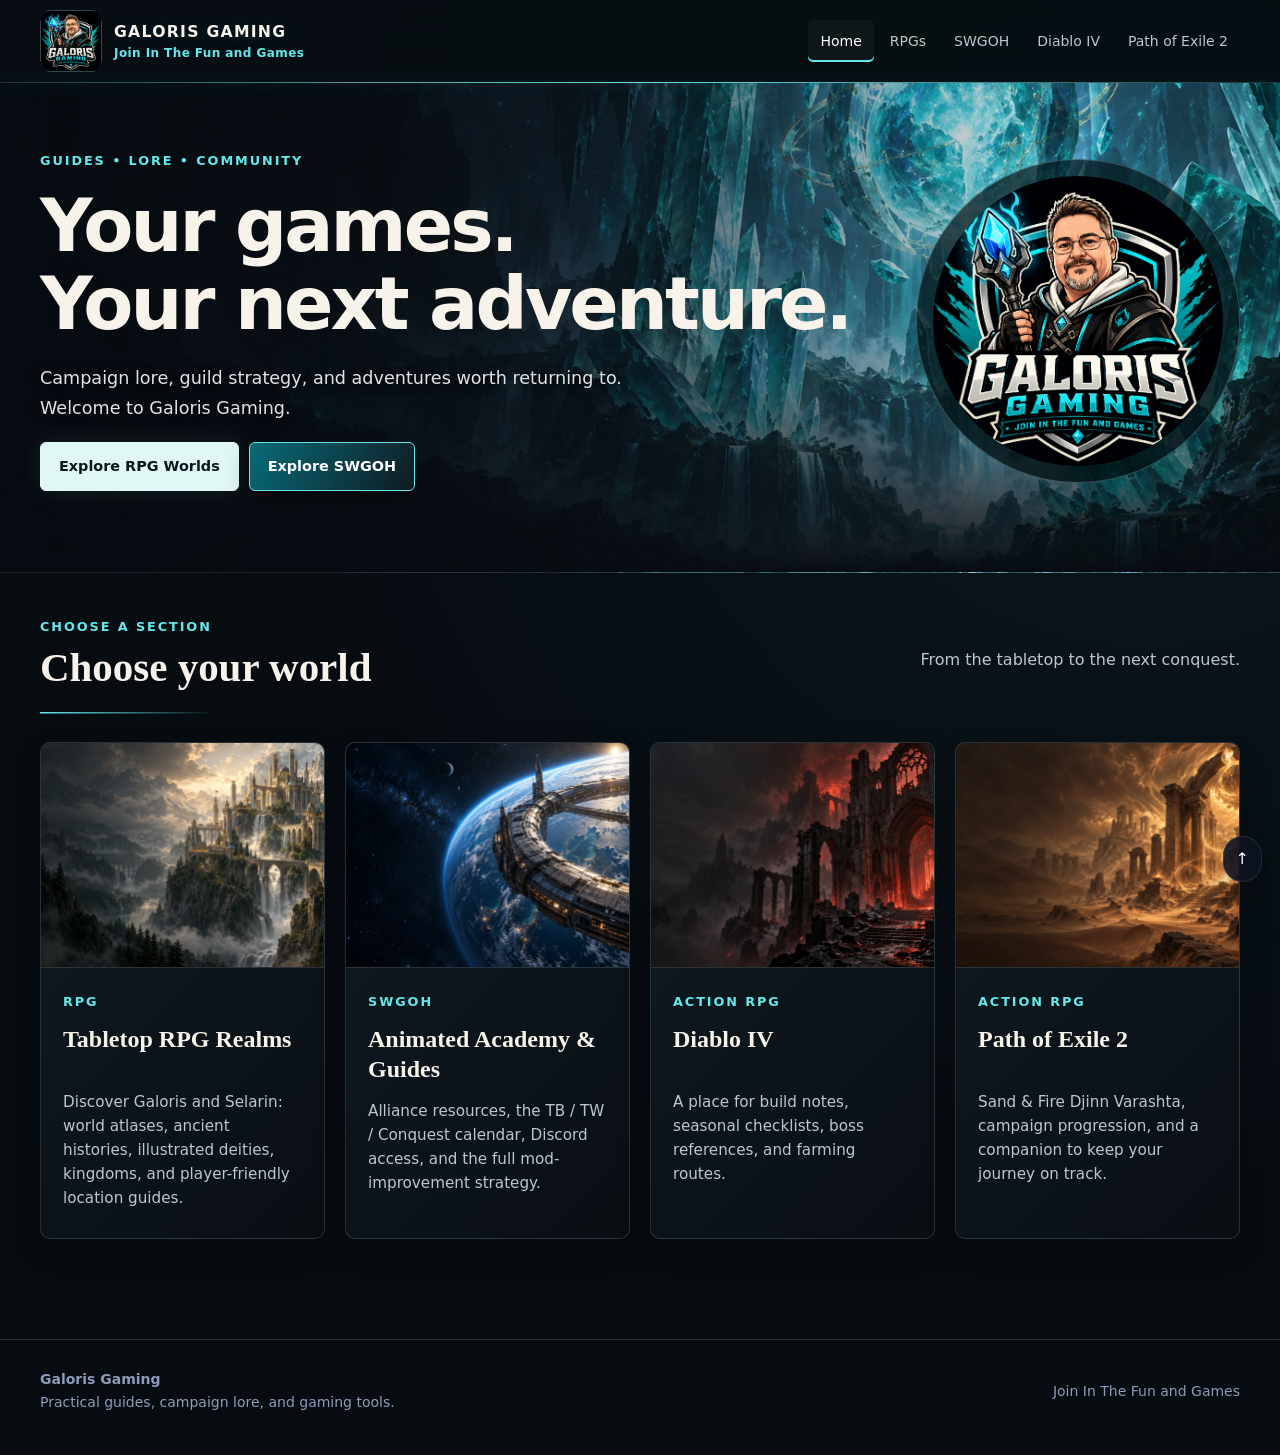
<file: index.html>
<!doctype html><html lang="en"><head><meta charset="utf-8"><meta name="viewport" content="width=device-width,initial-scale=1">
<title>Galoris Gaming</title><meta name="description" content="Galoris Gaming guides and RPG world resources."><link rel="icon" type="image/png" href="assets/favicon.png"><link rel="stylesheet" href="assets/styles.css?v=20260908-premium"><link rel="stylesheet" href="assets/premium.css?v=20260908-premium"></head>
<body data-page="home">
<a class="skip-link" href="#content">Skip to content</a>
<header class="site-header">
  <div class="container nav-wrap">
    <a class="brand" href="index.html">
      <img src="assets/galoris-gaming-logo.png"  alt="Galoris Gaming crest">
      <span class="brand-copy"><strong>Galoris Gaming</strong><span>Join In The Fun and Games</span></span>
    </a>
    <button class="nav-toggle" aria-label="Toggle navigation">Menu</button>
    <nav class="site-nav" aria-label="Primary">
      <a href="index.html" data-page="home">Home</a>
      <a href="rpg-realms.html" data-page="rpg">RPGs</a>
      <a href="swgoh.html" data-page="swgoh">SWGOH</a>
      <a href="diablo4.html" data-page="diablo4">Diablo IV</a>
      <a href="poe2.html" data-page="poe2">Path of Exile 2</a>
    </nav>
  </div>
</header>
<main id="content">
<section class="hero"><div class="container hero-grid"><div>
<div class="eyebrow">Guides • Lore • Community</div><h1>Your games.<br>Your next adventure.</h1>
<p class="lead">Campaign lore, guild strategy, and adventures worth returning to. Welcome to Galoris Gaming.</p>
<div class="hero-actions"><a class="btn gold" href="rpg-realms.html">Explore RPG Worlds</a><a class="btn primary" href="swgoh.html">Explore SWGOH</a></div>
</div><div class="hero-art home-logo-art"><img src="assets/galoris-gaming-logo.png" alt="Galoris Gaming official logo"></div></div></section>
<section class="section"><div class="container">
<div class="section-head"><div><div class="eyebrow">Choose a section</div><h2>Choose your world</h2></div><p>From the tabletop to the next conquest.</p></div>
<div class="card-grid">
<a class="card feature-card" href="rpg-realms.html" style="text-decoration:none"><img class="game-cover" src="assets/art/rpg.webp" alt="" width="960" height="540" loading="lazy"><div class="kicker">RPG</div><h3>Tabletop RPG Realms</h3><p>Discover Galoris and Selarin: world atlases, ancient histories, illustrated deities, kingdoms, and player-friendly location guides.</p></a>
<a class="card feature-card" href="swgoh.html" style="text-decoration:none"><img class="game-cover" src="assets/art/swgoh.webp" alt="" width="960" height="540" loading="lazy"><div class="kicker">SWGOH</div><h3>Animated Academy & Guides</h3><p>Alliance resources, the TB / TW / Conquest calendar, Discord access, and the full mod-improvement strategy.</p></a>
<a class="card feature-card" href="diablo4.html" style="text-decoration:none"><img class="game-cover" src="assets/art/diablo.webp" alt="" width="960" height="540" loading="lazy"><div class="kicker">Action RPG</div><h3>Diablo IV</h3><p>A place for build notes, seasonal checklists, boss references, and farming routes.</p></a>
<a class="card feature-card" href="poe2.html" style="text-decoration:none"><img class="game-cover" src="assets/art/poe2.webp" alt="" width="960" height="540" loading="lazy"><div class="kicker">Action RPG</div><h3>Path of Exile 2</h3><p>Sand & Fire Djinn Varashta, campaign progression, and a companion to keep your journey on track.</p></a>
</div>
</div></section></main>
<footer class="site-footer">
  <div class="container footer-row">
    <div><strong>Galoris Gaming</strong><br>Practical guides, campaign lore, and gaming tools.</div>
    <div>Join In The Fun and Games</div>
  </div>
</footer>
<a class="backtop" href="#content" aria-label="Back to top">↑</a>
<script src="assets/site.js?v=20260908-premium"></script>
</body></html>
</file>
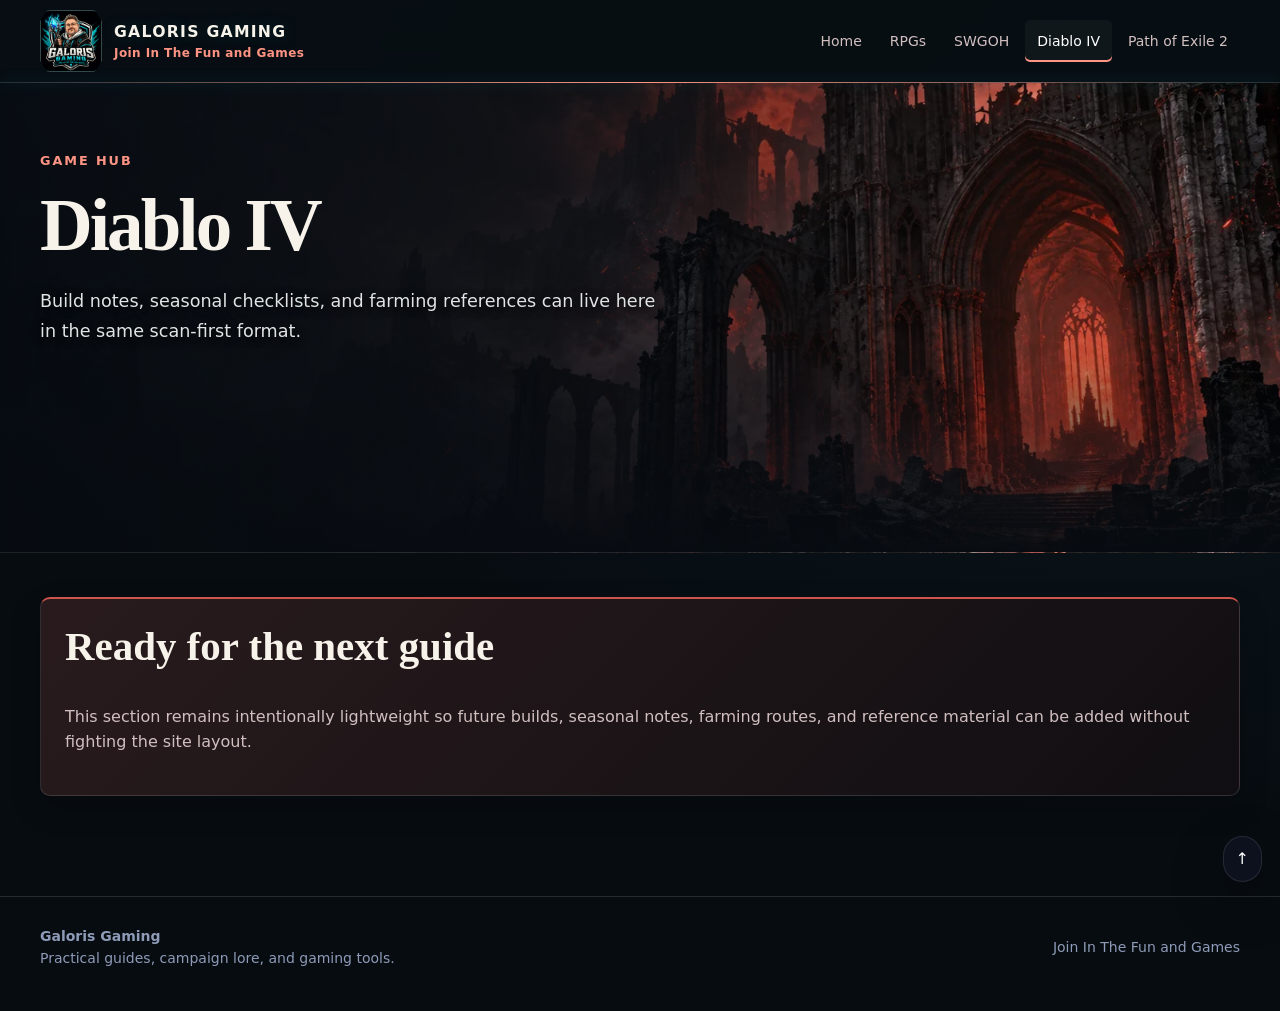
<file: diablo4.html>
<!doctype html><html lang="en"><head><meta charset="utf-8"><meta name="viewport" content="width=device-width,initial-scale=1">
<title>Diablo IV • Galoris Gaming</title><link rel="icon" type="image/png" href="assets/favicon.png"><link rel="stylesheet" href="assets/styles.css?v=20260908-premium"><link rel="stylesheet" href="assets/premium.css?v=20260908-premium"></head><body data-page="diablo4">
<a class="skip-link" href="#content">Skip to content</a>
<header class="site-header">
  <div class="container nav-wrap">
    <a class="brand" href="index.html">
      <img src="assets/galoris-gaming-logo.png"  alt="Galoris Gaming crest">
      <span class="brand-copy"><strong>Galoris Gaming</strong><span>Join In The Fun and Games</span></span>
    </a>
    <button class="nav-toggle" aria-label="Toggle navigation">Menu</button>
    <nav class="site-nav" aria-label="Primary">
      <a href="index.html" data-page="home">Home</a>
      <a href="rpg-realms.html" data-page="rpg">RPGs</a>
      <a href="swgoh.html" data-page="swgoh">SWGOH</a>
      <a href="diablo4.html" data-page="diablo4">Diablo IV</a>
      <a href="poe2.html" data-page="poe2">Path of Exile 2</a>
    </nav>
  </div>
</header>

<main id="content"><section class="hero"><div class="container hero-grid"><div><div class="eyebrow">Game Hub</div><h1>Diablo IV</h1><p class="lead">Build notes, seasonal checklists, and farming references can live here in the same scan-first format.</p></div></div></section>
<section class="section"><div class="container"><div class="panel"><h2>Ready for the next guide</h2><p>This section remains intentionally lightweight so future builds, seasonal notes, farming routes, and reference material can be added without fighting the site layout.</p></div></div></section></main>
<footer class="site-footer">
  <div class="container footer-row">
    <div><strong>Galoris Gaming</strong><br>Practical guides, campaign lore, and gaming tools.</div>
    <div>Join In The Fun and Games</div>
  </div>
</footer>
<a class="backtop" href="#content" aria-label="Back to top">↑</a>
<script src="assets/site.js?v=20260908-premium"></script>
</body></html>
</file>
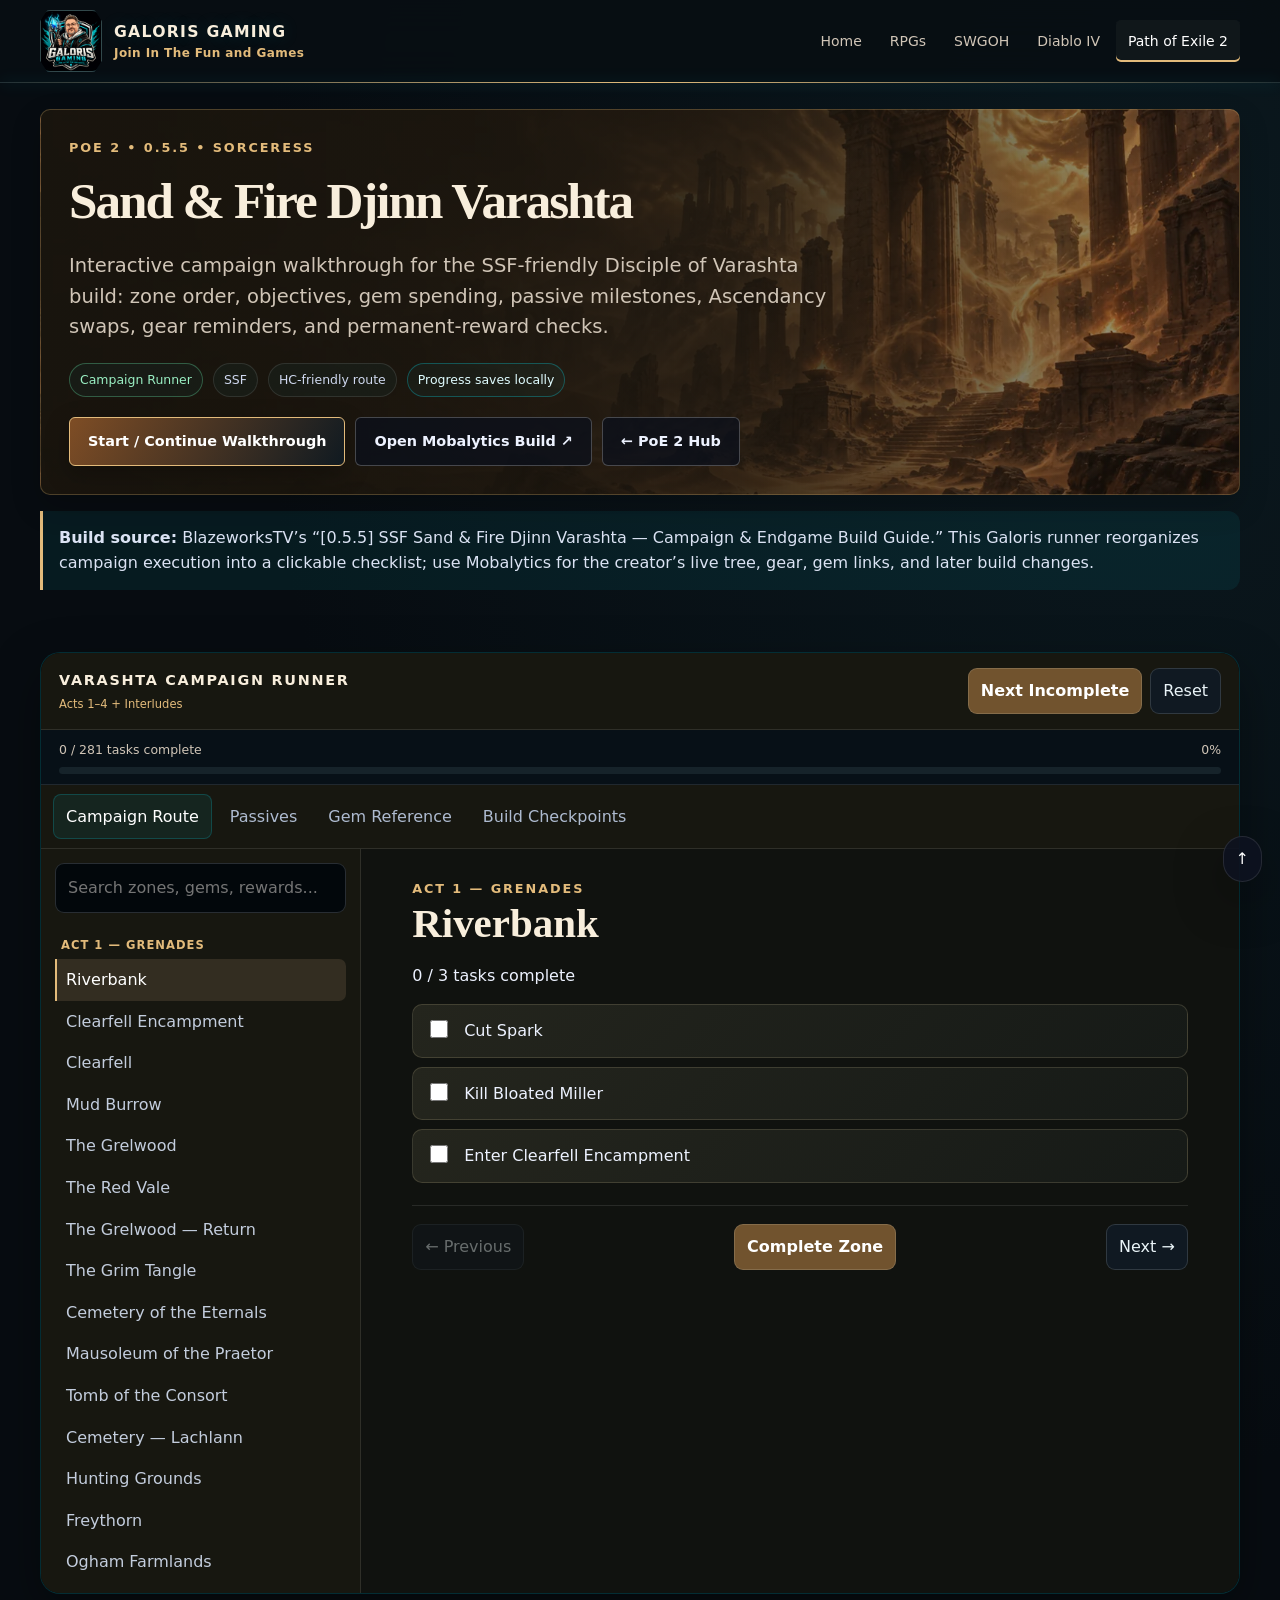
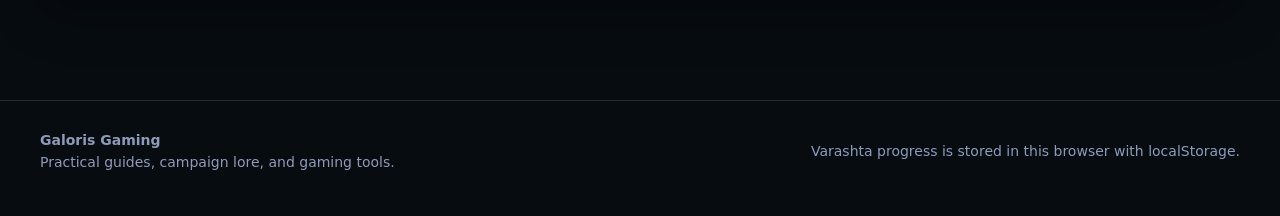
<file: poe2-varashta.html>
<!doctype html><html lang="en"><head><meta charset="utf-8"><meta name="viewport" content="width=device-width,initial-scale=1">
<title>Varashta Campaign Runner • Path of Exile 2 • Galoris Gaming</title><link rel="icon" type="image/png" href="assets/favicon.png"><link rel="stylesheet" href="assets/styles.css?v=20260908-premium"><link rel="stylesheet" href="assets/varashta.css?v=20260908-premium"><link rel="stylesheet" href="assets/premium.css?v=20260908-premium"></head><body data-page="poe2">
<a class="skip-link" href="#content">Skip to content</a>
<header class="site-header">
  <div class="container nav-wrap">
    <a class="brand" href="index.html">
      <img src="assets/galoris-gaming-logo.png" alt="Galoris Gaming crest">
      <span class="brand-copy"><strong>Galoris Gaming</strong><span>Join In The Fun and Games</span></span>
    </a>
    <button class="nav-toggle" aria-label="Toggle navigation">Menu</button>
    <nav class="site-nav" aria-label="Primary">
      <a href="index.html" data-page="home">Home</a>
      <a href="rpg-realms.html" data-page="rpg">RPGs</a>
      <a href="swgoh.html" data-page="swgoh">SWGOH</a>
      <a href="diablo4.html" data-page="diablo4">Diablo IV</a>
      <a href="poe2.html" data-page="poe2">Path of Exile 2</a>
    </nav>
  </div>
</header>

<main id="content">
<section class="varashta-intro section"><div class="container">
  <div class="varashta-hero panel">
    <div>
      <div class="eyebrow">PoE 2 • 0.5.5 • Sorceress</div>
      <h1>Sand &amp; Fire Djinn Varashta</h1>
      <p class="lead">Interactive campaign walkthrough for the SSF-friendly Disciple of Varashta build: zone order, objectives, gem spending, passive milestones, Ascendancy swaps, gear reminders, and permanent-reward checks.</p>
      <div class="pill-row">
        <span class="tag good">Campaign Runner</span><span class="tag">SSF</span><span class="tag">HC-friendly route</span><span class="tag warn">Progress saves locally</span>
      </div>
      <div class="hero-actions varashta-actions">
        <a class="btn primary" href="#runner">Start / Continue Walkthrough</a>
        <a class="btn" href="https://mobalytics.gg/poe-2/profile/blazeworkstv/builds/0-5-ssf-minion2win-varashta-campaign-build-guide" target="_blank" rel="noopener noreferrer">Open Mobalytics Build ↗</a>
        <a class="btn" href="poe2.html">← PoE 2 Hub</a>
      </div>
    </div>
    
  </div>
  <div class="callout varashta-source-note"><strong>Build source:</strong> BlazeworksTV’s “[0.5.5] SSF Sand &amp; Fire Djinn Varashta — Campaign &amp; Endgame Build Guide.” This Galoris runner reorganizes campaign execution into a clickable checklist; use Mobalytics for the creator’s live tree, gear, gem links, and later build changes.</div>
</div></section>

<section id="runner" class="varashta-runner-section"><div class="container varashta-shell">
  <div class="varashta-toolbar">
    <div><strong>VARASHTA CAMPAIGN RUNNER</strong><span>Acts 1–4 + Interludes</span></div>
    <div class="varashta-toolbar-actions"><button id="nextInc" class="vr-btn vr-primary">Next Incomplete</button><button id="reset" class="vr-btn">Reset</button></div>
  </div>
  <div class="varashta-progress"><div class="varashta-pmeta"><span id="ptext"></span><span id="ppct"></span></div><div class="varashta-track"><div id="bar"></div></div></div>
  <div class="varashta-tabs" role="tablist" aria-label="Varashta guide sections">
    <button class="vr-tab active" data-v="route">Campaign Route</button><button class="vr-tab" data-v="pass">Passives</button><button class="vr-tab" data-v="gems">Gem Reference</button><button class="vr-tab" data-v="check">Build Checkpoints</button>
  </div>

  <section id="route" class="vr-view active"><aside class="varashta-side"><label class="sr-only" for="search">Search walkthrough</label><input id="search" placeholder="Search zones, gems, rewards..."><div id="nav"></div></aside>
  <div class="varashta-content"><div id="head"></div><div id="tasks"></div><div class="varashta-navrow"><button id="prev" class="vr-btn">← Previous</button><button id="zoneComplete" class="vr-btn vr-primary">Complete Zone</button><button id="next" class="vr-btn">Next →</button></div></div></section>

  <section id="pass" class="vr-view"><div class="varashta-ref"><h2>Passive Progression</h2><p class="muted">Safe campaign milestone order. Use the creator’s graphical planner for exact connecting-node positions.</p><div id="plist"></div></div></section>
  <section id="gems" class="vr-view"><div class="varashta-ref"><h2>Gem Spending Reference</h2><div class="table-wrap"><table><thead><tr><th>When / Source</th><th>Spend On</th></tr></thead><tbody id="gtable"></tbody></table></div></div></section>
  <section id="check" class="vr-view"><div class="varashta-ref"><h2>Critical Build Checkpoints</h2><div class="varashta-check-grid">
    <div class="varashta-check-card"><div class="varashta-big">14</div><strong>Gas Grenade</strong><p>Gas → Explosive → Flash.</p></div>
    <div class="varashta-check-card"><div class="varashta-big">21</div><strong>Become Varashta</strong><p>Kelari, full respec, Sceptre/minions, Bidding I.</p></div>
    <div class="varashta-check-card"><div class="varashta-big">31</div><strong>Archon</strong><p>Allocate Archon of Undeath before Jamanra if possible.</p></div>
    <div class="varashta-check-card"><div class="varashta-big">36</div><strong>Muster</strong><p>Socket Muster and maximize different minion types.</p></div>
  </div><div class="varashta-check-card varashta-rules"><strong>Standing rules</strong><ul><li>Save about 7,000 gold for the Act 2 respec.</li><li>Vendor-check +Minion Sceptres, Helmets, Amulets and movement boots before Ascending.</li><li>Use Armour or Armour/ES hybrid during the campaign.</li><li>After the swap, favor different minion types for Muster.</li><li>After Pounce, manually swap back to Sceptre before your damage sequence.</li></ul></div></div></section>
</div></section>
</main>
<footer class="site-footer"><div class="container footer-row"><div><strong>Galoris Gaming</strong><br>Practical guides, campaign lore, and gaming tools.</div><div>Varashta progress is stored in this browser with localStorage.</div></div></footer>
<a class="backtop" href="#content" aria-label="Back to top">↑</a>
<script src="assets/site.js?v=20260908-premium"></script><script src="assets/varashta.js?v=20260908-premium"></script></body></html>
</file>
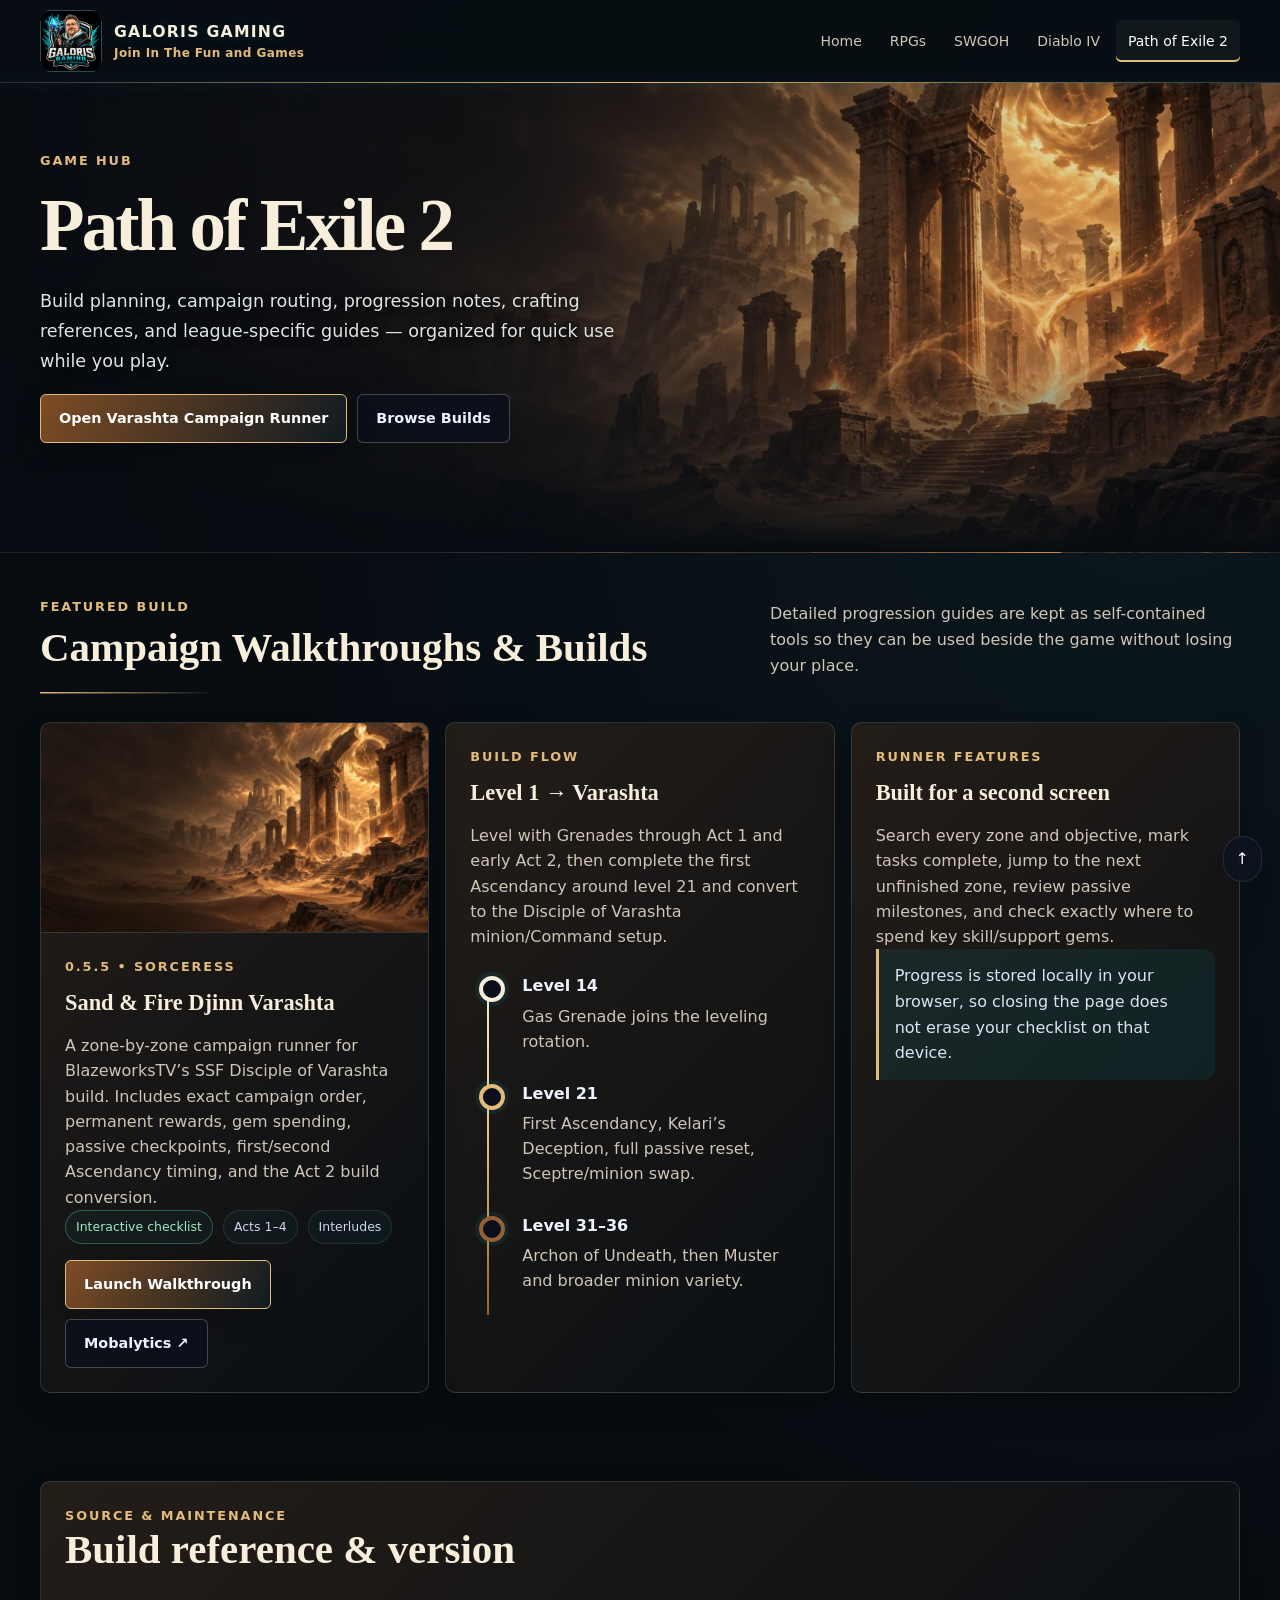
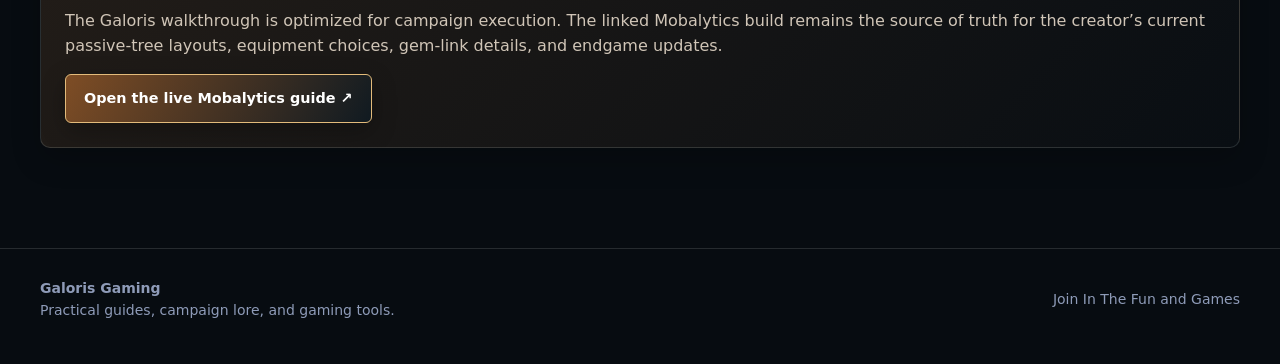
<file: poe2.html>
<!doctype html><html lang="en"><head><meta charset="utf-8"><meta name="viewport" content="width=device-width,initial-scale=1">
<title>Path of Exile 2 • Galoris Gaming</title><link rel="icon" type="image/png" href="assets/favicon.png"><link rel="stylesheet" href="assets/styles.css?v=20260908-premium"><link rel="stylesheet" href="assets/premium.css?v=20260908-premium"></head><body data-page="poe2">
<a class="skip-link" href="#content">Skip to content</a>
<header class="site-header"><div class="container nav-wrap"><a class="brand" href="index.html"><img src="assets/galoris-gaming-logo.png" alt="Galoris Gaming crest"><span class="brand-copy"><strong>Galoris Gaming</strong><span>Join In The Fun and Games</span></span></a><button class="nav-toggle" aria-label="Toggle navigation">Menu</button><nav class="site-nav" aria-label="Primary"><a href="index.html" data-page="home">Home</a><a href="rpg-realms.html" data-page="rpg">RPGs</a><a href="swgoh.html" data-page="swgoh">SWGOH</a><a href="diablo4.html" data-page="diablo4">Diablo IV</a><a href="poe2.html" data-page="poe2">Path of Exile 2</a></nav></div></header>
<main id="content">
<section class="hero"><div class="container hero-grid"><div><div class="eyebrow">Game Hub</div><h1>Path of Exile 2</h1><p class="lead">Build planning, campaign routing, progression notes, crafting references, and league-specific guides — organized for quick use while you play.</p><div class="hero-actions"><a class="btn primary" href="poe2-varashta.html">Open Varashta Campaign Runner</a><a class="btn" href="#builds">Browse Builds</a></div></div></div></section>
<section id="builds" class="section"><div class="container"><div class="section-head"><div><div class="eyebrow">Featured Build</div><h2>Campaign Walkthroughs &amp; Builds</h2></div><p>Detailed progression guides are kept as self-contained tools so they can be used beside the game without losing your place.</p></div>
<div class="card-grid">
  <article class="card feature-card"><img class="game-cover" src="assets/art/poe2.webp" alt="" width="960" height="540" loading="lazy"><div class="kicker">0.5.5 • Sorceress</div><h3>Sand &amp; Fire Djinn Varashta</h3><p>A zone-by-zone campaign runner for BlazeworksTV’s SSF Disciple of Varashta build. Includes exact campaign order, permanent rewards, gem spending, passive checkpoints, first/second Ascendancy timing, and the Act 2 build conversion.</p><div class="pill-row"><span class="tag good">Interactive checklist</span><span class="tag">Acts 1–4</span><span class="tag">Interludes</span></div><div class="hero-actions" style="margin-top:16px"><a class="btn primary" href="poe2-varashta.html">Launch Walkthrough</a><a class="btn" href="https://mobalytics.gg/poe-2/profile/blazeworkstv/builds/0-5-ssf-minion2win-varashta-campaign-build-guide" target="_blank" rel="noopener noreferrer">Mobalytics ↗</a></div></article>
  <article class="card"><div class="kicker">Build Flow</div><h3>Level 1 → Varashta</h3><p>Level with Grenades through Act 1 and early Act 2, then complete the first Ascendancy around level 21 and convert to the Disciple of Varashta minion/Command setup.</p><div class="timeline"><div class="timeline-item"><strong>Level 14</strong><p>Gas Grenade joins the leveling rotation.</p></div><div class="timeline-item"><strong>Level 21</strong><p>First Ascendancy, Kelari’s Deception, full passive reset, Sceptre/minion swap.</p></div><div class="timeline-item"><strong>Level 31–36</strong><p>Archon of Undeath, then Muster and broader minion variety.</p></div></div></article>
  <article class="card"><div class="kicker">Runner Features</div><h3>Built for a second screen</h3><p>Search every zone and objective, mark tasks complete, jump to the next unfinished zone, review passive milestones, and check exactly where to spend key skill/support gems.</p><div class="callout cyan">Progress is stored locally in your browser, so closing the page does not erase your checklist on that device.</div></article>
</div></div></section>
<section class="section"><div class="container"><div class="panel"><div class="eyebrow">Source &amp; Maintenance</div><h2>Build reference & version</h2><p>The Galoris walkthrough is optimized for campaign execution. The linked Mobalytics build remains the source of truth for the creator’s current passive-tree layouts, equipment choices, gem-link details, and endgame updates.</p><a class="btn primary" href="https://mobalytics.gg/poe-2/profile/blazeworkstv/builds/0-5-ssf-minion2win-varashta-campaign-build-guide" target="_blank" rel="noopener noreferrer">Open the live Mobalytics guide ↗</a></div></div></section>
</main>
<footer class="site-footer"><div class="container footer-row"><div><strong>Galoris Gaming</strong><br>Practical guides, campaign lore, and gaming tools.</div><div>Join In The Fun and Games</div></div></footer><a class="backtop" href="#content" aria-label="Back to top">↑</a><script src="assets/site.js?v=20260908-premium"></script></body></html>
</file>
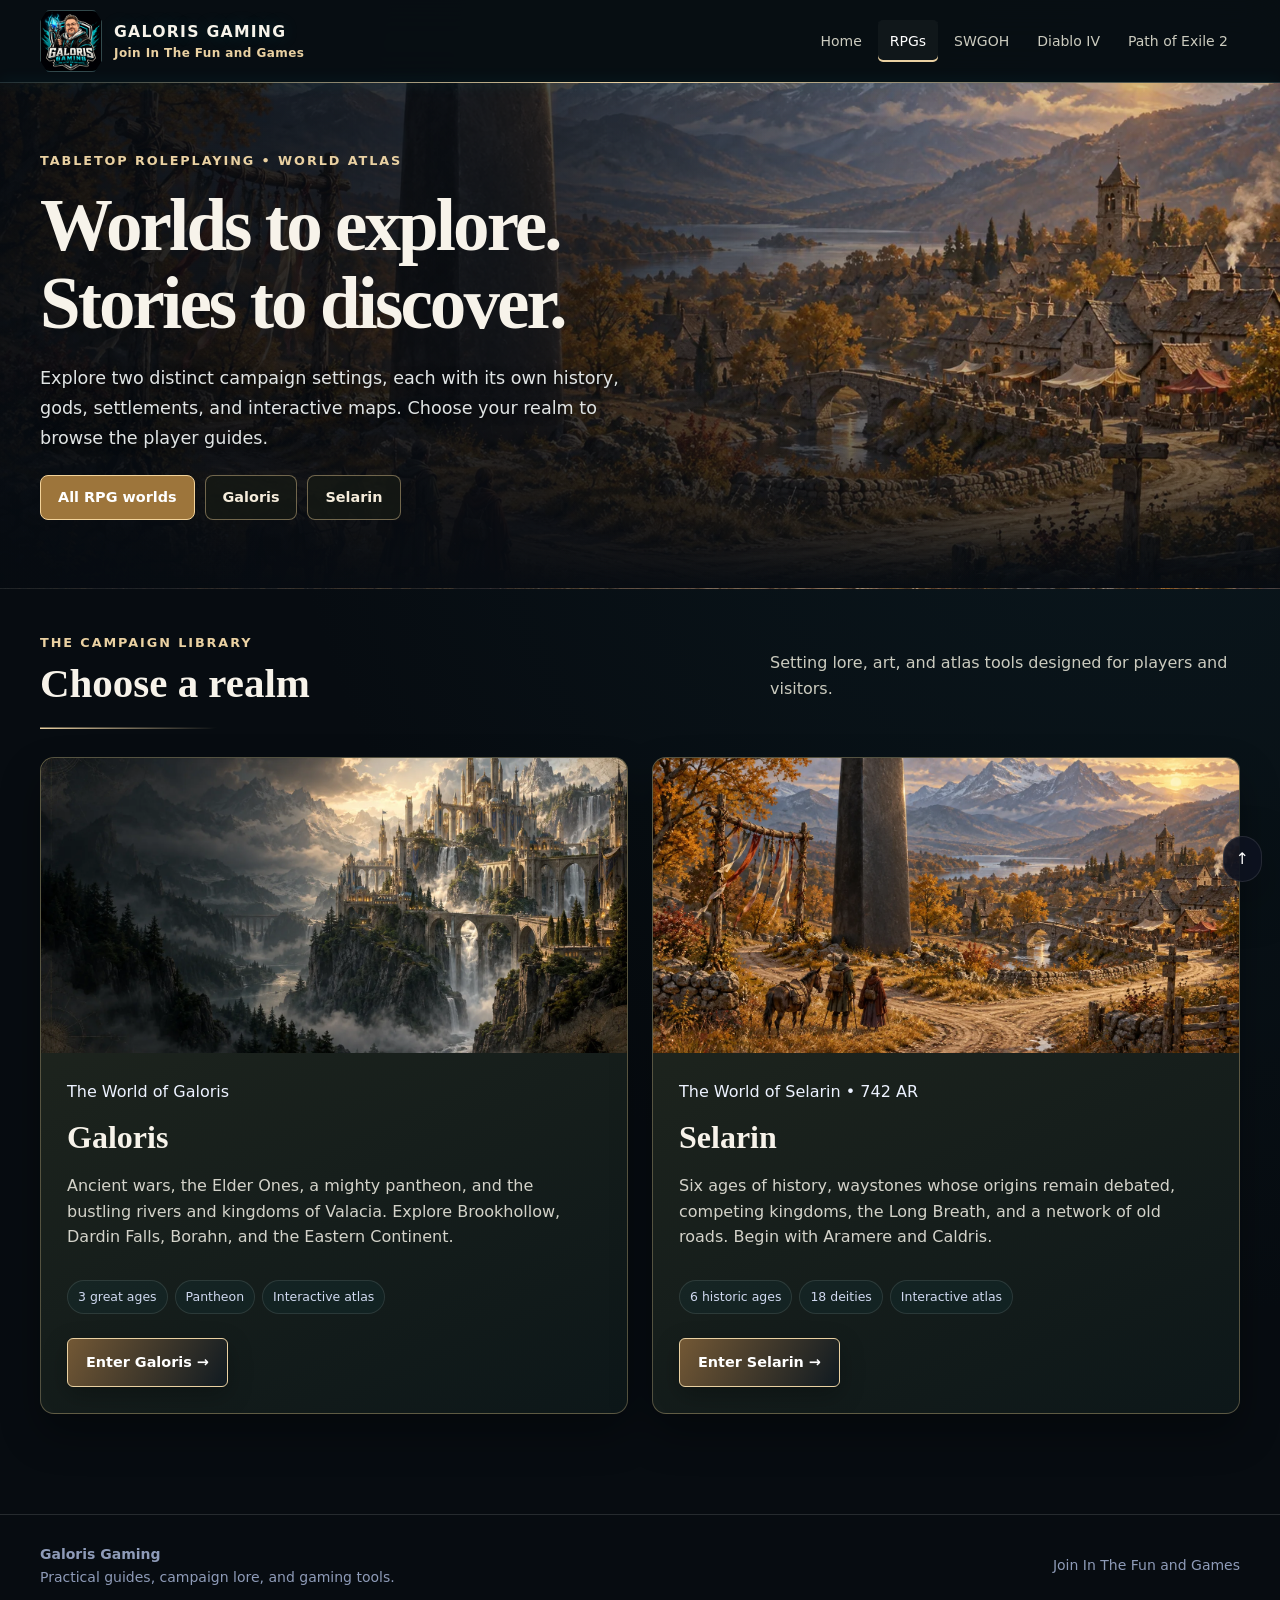
<file: rpg-realms.html>
<!doctype html><html lang="en"><head><meta charset="utf-8"><meta name="viewport" content="width=device-width,initial-scale=1"><meta name="color-scheme" content="dark"><title>RPG Realms • Galoris Gaming</title><meta name="description" content="Choose between the worlds of Galoris and Selarin"><link rel="icon" type="image/png" href="assets/favicon.png"><link rel="stylesheet" href="assets/styles.css?v=20260908-premium"><link rel="stylesheet" href="assets/premium.css?v=20260908-premium"><link rel="stylesheet" href="assets/selarin.css?v=20261015"></head><body data-page="rpg" data-realm="hub"><a class="skip-link" href="#content">Skip to content</a><header class="site-header">
<div class="container nav-wrap">
<a class="brand" href="index.html">
<img alt="Galoris Gaming crest" src="assets/galoris-gaming-logo.png"/>
<span class="brand-copy"><strong>Galoris Gaming</strong><span>Join In The Fun and Games</span></span>
</a>
<button aria-label="Toggle navigation" class="nav-toggle">Menu</button>
<nav aria-label="Primary" class="site-nav">
<a data-page="home" href="index.html">Home</a>
<a data-page="rpg" href="rpg-realms.html">RPGs</a>
<a data-page="swgoh" href="swgoh.html">SWGOH</a>
<a data-page="diablo4" href="diablo4.html">Diablo IV</a>
<a data-page="poe2" href="poe2.html">Path of Exile 2</a>
</nav>
</div>
</header><main id="content"><section class="hero"><div class="container hero-grid"><div><div class="eyebrow">Tabletop roleplaying • World atlas</div><h1>Worlds to explore.<br>Stories to discover.</h1><p class="lead">Explore two distinct campaign settings, each with its own history, gods, settlements, and interactive maps. Choose your realm to browse the player guides.</p><nav class="realm-tabs" aria-label="Choose a campaign realm"><a href="rpg-realms.html" aria-current="page">All RPG worlds</a><a href="rpg.html" >Galoris</a><a href="rpg-selarin.html" >Selarin</a></nav></div></div></section><section class="section"><div class="container"><div class="section-head"><div><div class="eyebrow">The campaign library</div><h2>Choose a realm</h2></div><p>Setting lore, art, and atlas tools designed for players and visitors.</p></div><div class="realm-gallery"><article class="realm-card"><a class="realm-card-image" href="rpg.html"><img src="assets/art/rpg.webp" alt="Fantasy illustration representing the world of Galoris" loading="lazy"></a><div class="realm-card-body"><div class="kicker">The World of Galoris</div><h3>Galoris</h3><p>Ancient wars, the Elder Ones, a mighty pantheon, and the bustling rivers and kingdoms of Valacia. Explore Brookhollow, Dardin Falls, Borahn, and the Eastern Continent.</p><div class="tag-row"><span class="tag">3 great ages</span><span class="tag">Pantheon</span><span class="tag">Interactive atlas</span></div><a class="btn primary" href="rpg.html">Enter Galoris →</a></div></article><article class="realm-card"><a class="realm-card-image" href="rpg-selarin.html"><img src="assets/selarin/waystone.webp" alt="An ancient waystone stands beside a traveled road in Selarin" loading="lazy"></a><div class="realm-card-body"><div class="kicker">The World of Selarin • 742 AR</div><h3>Selarin</h3><p>Six ages of history, waystones whose origins remain debated, competing kingdoms, the Long Breath, and a network of old roads. Begin with Aramere and Caldris.</p><div class="tag-row"><span class="tag">6 historic ages</span><span class="tag">18 deities</span><span class="tag">Interactive atlas</span></div><a class="btn primary" href="rpg-selarin.html">Enter Selarin →</a></div></article></div></div></section></main><footer class="site-footer">
<div class="container footer-row">
<div><strong>Galoris Gaming</strong><br/>Practical guides, campaign lore, and gaming tools.</div>
<div>Join In The Fun and Games</div>
</div>
</footer>
<a aria-label="Back to top" class="backtop" href="#content">↑</a><script src="assets/site.js?v=20260908-premium"></script></body></html>
</file>
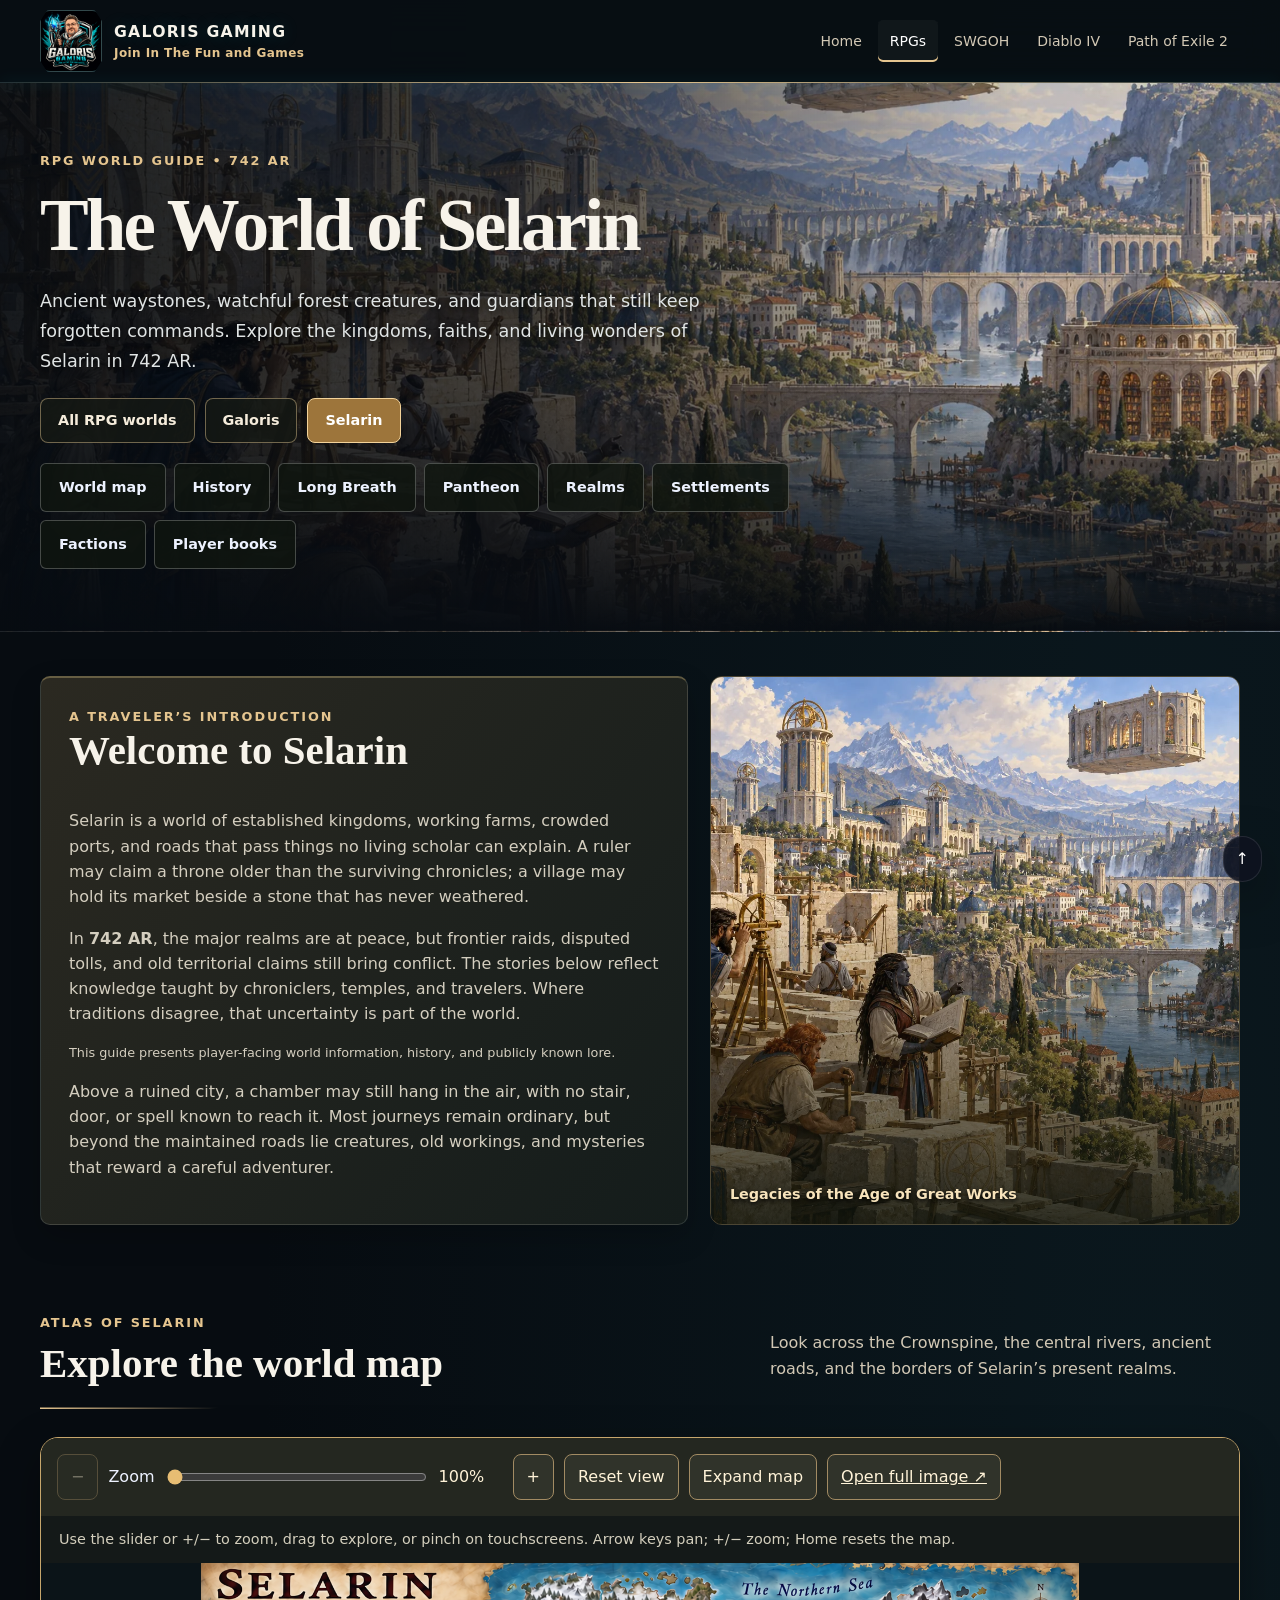
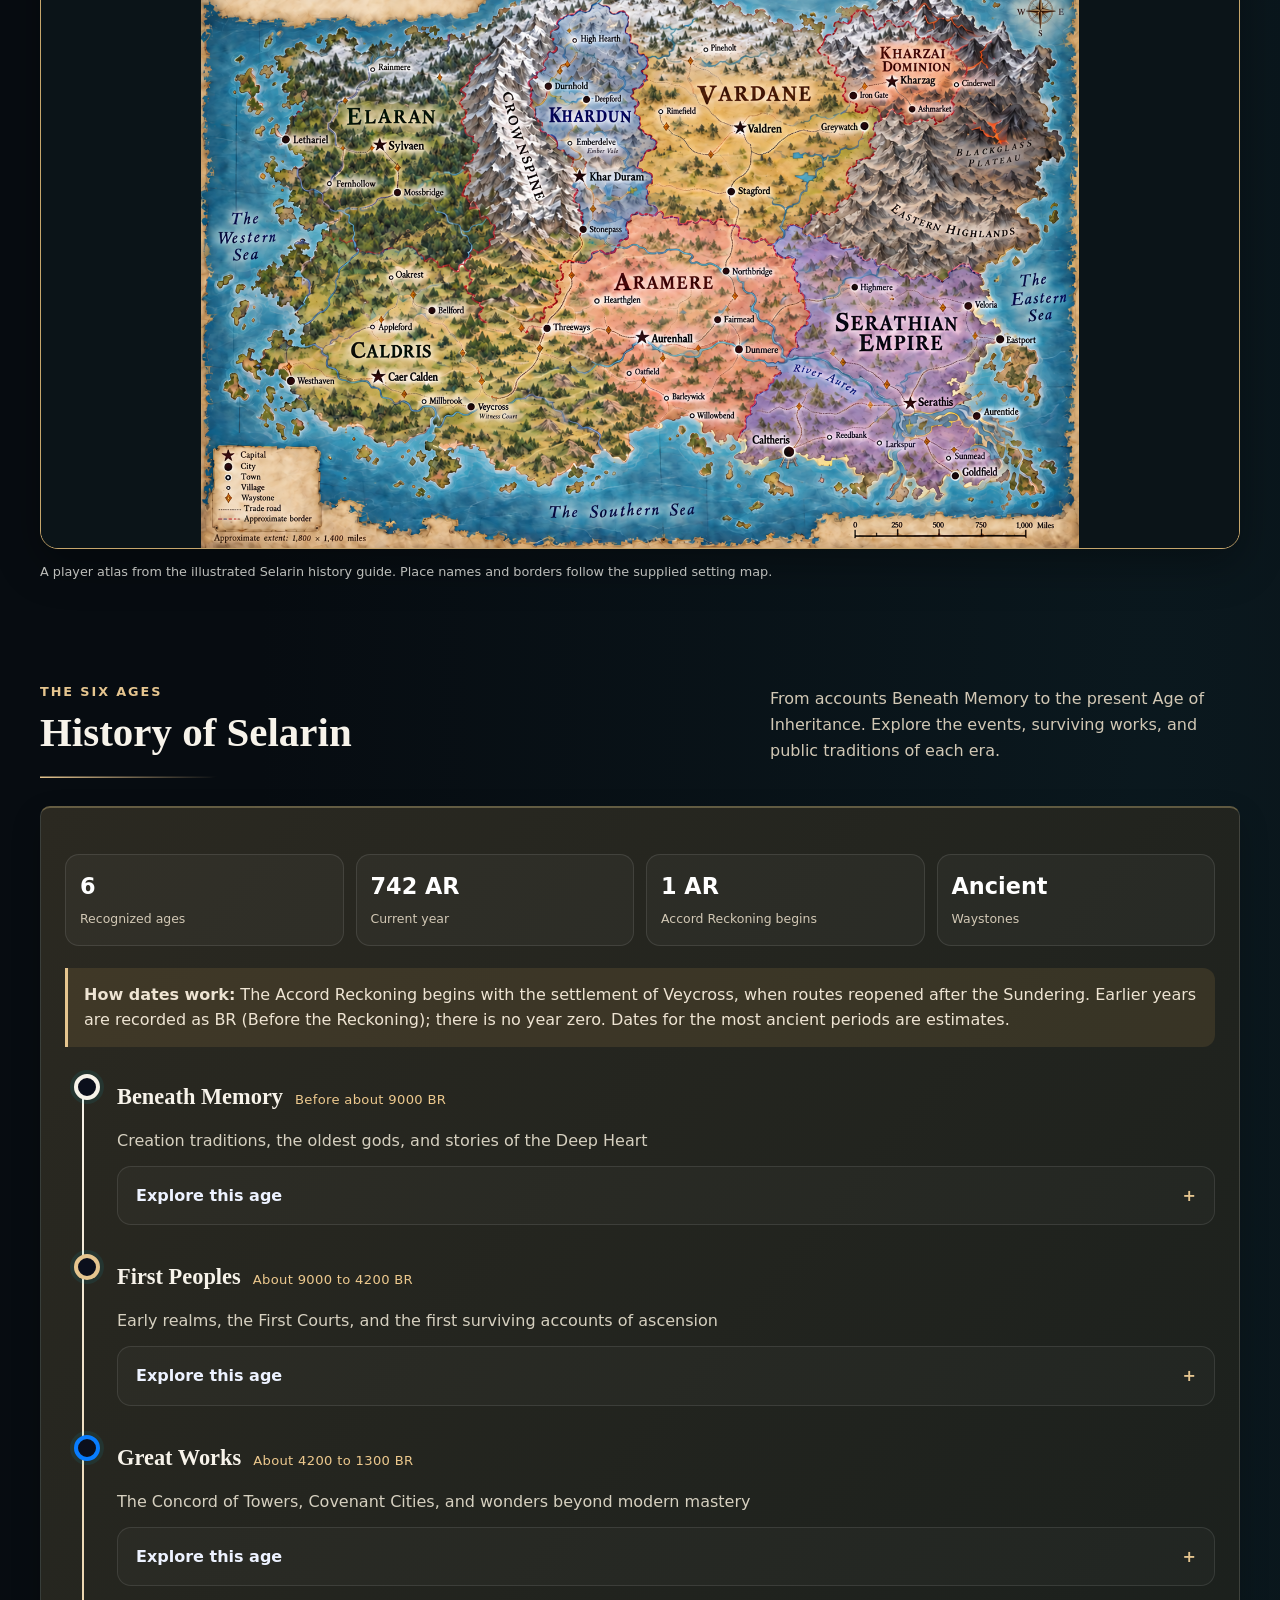
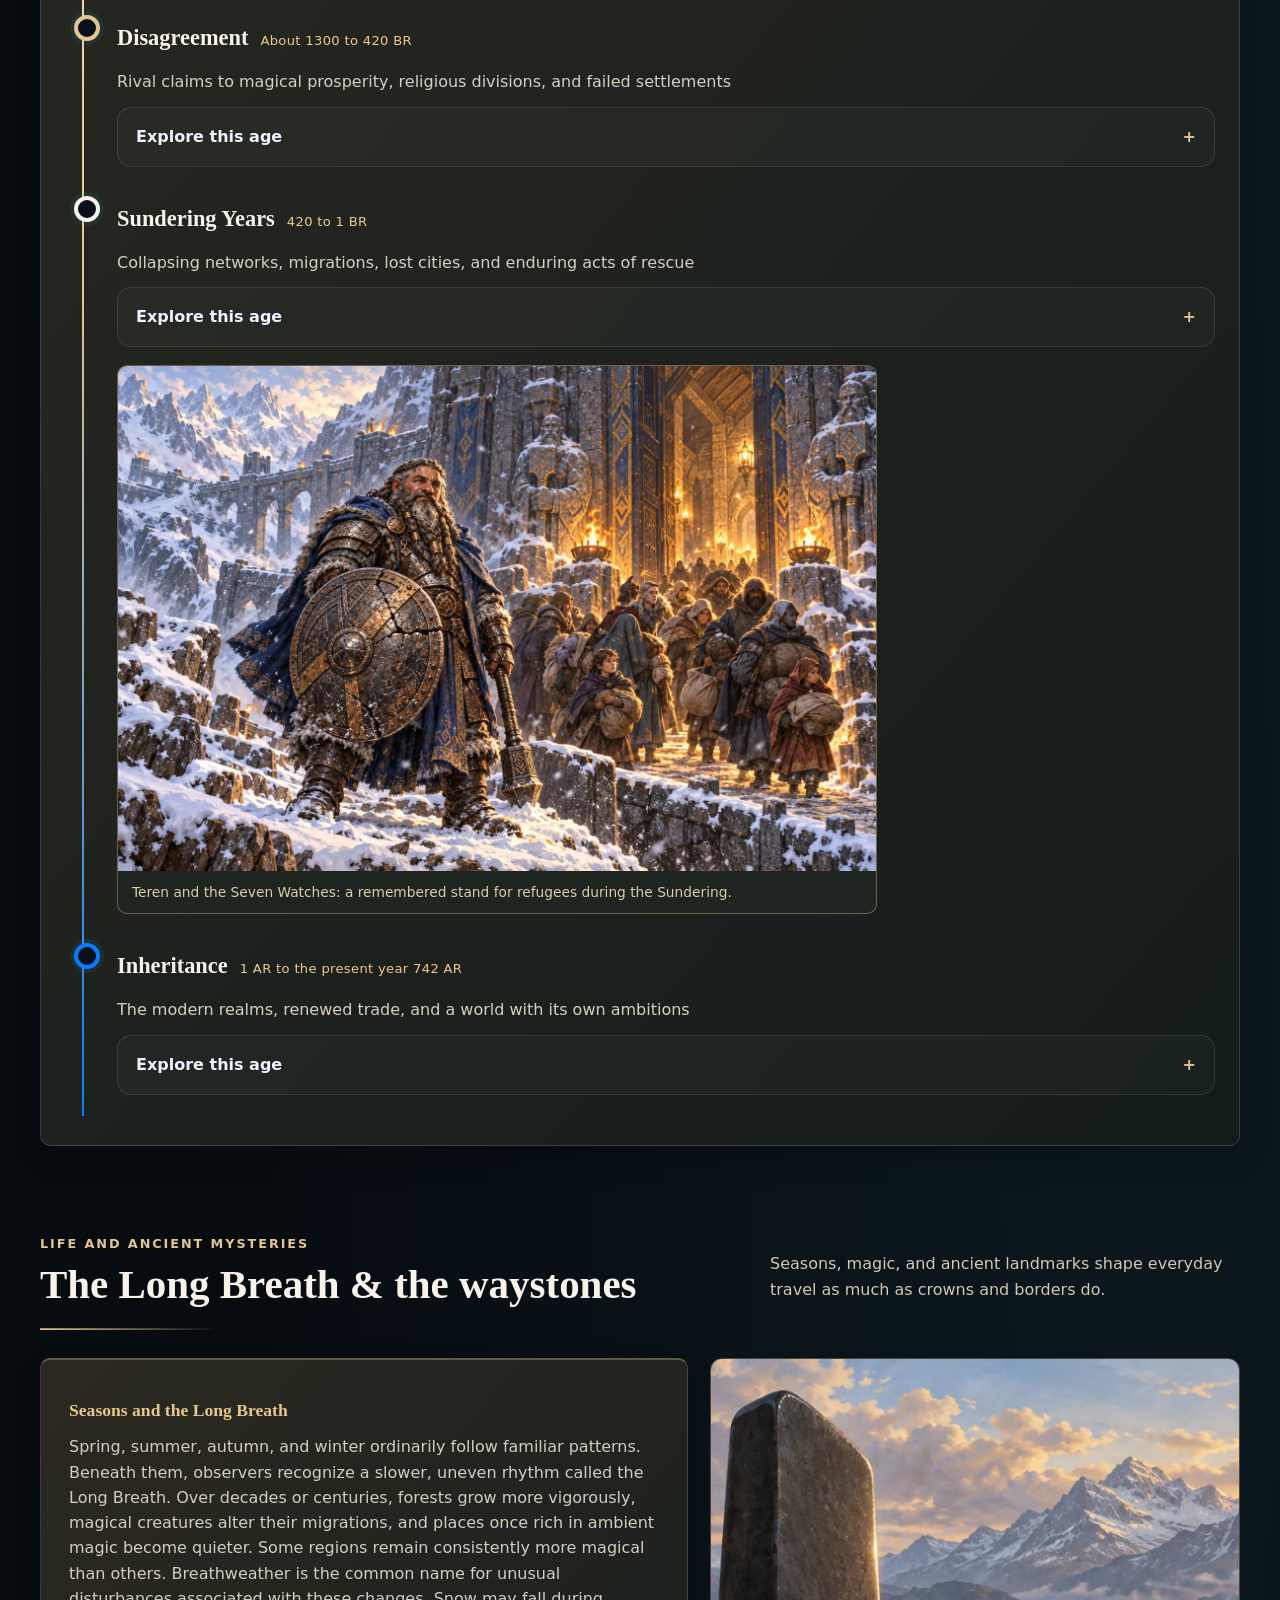
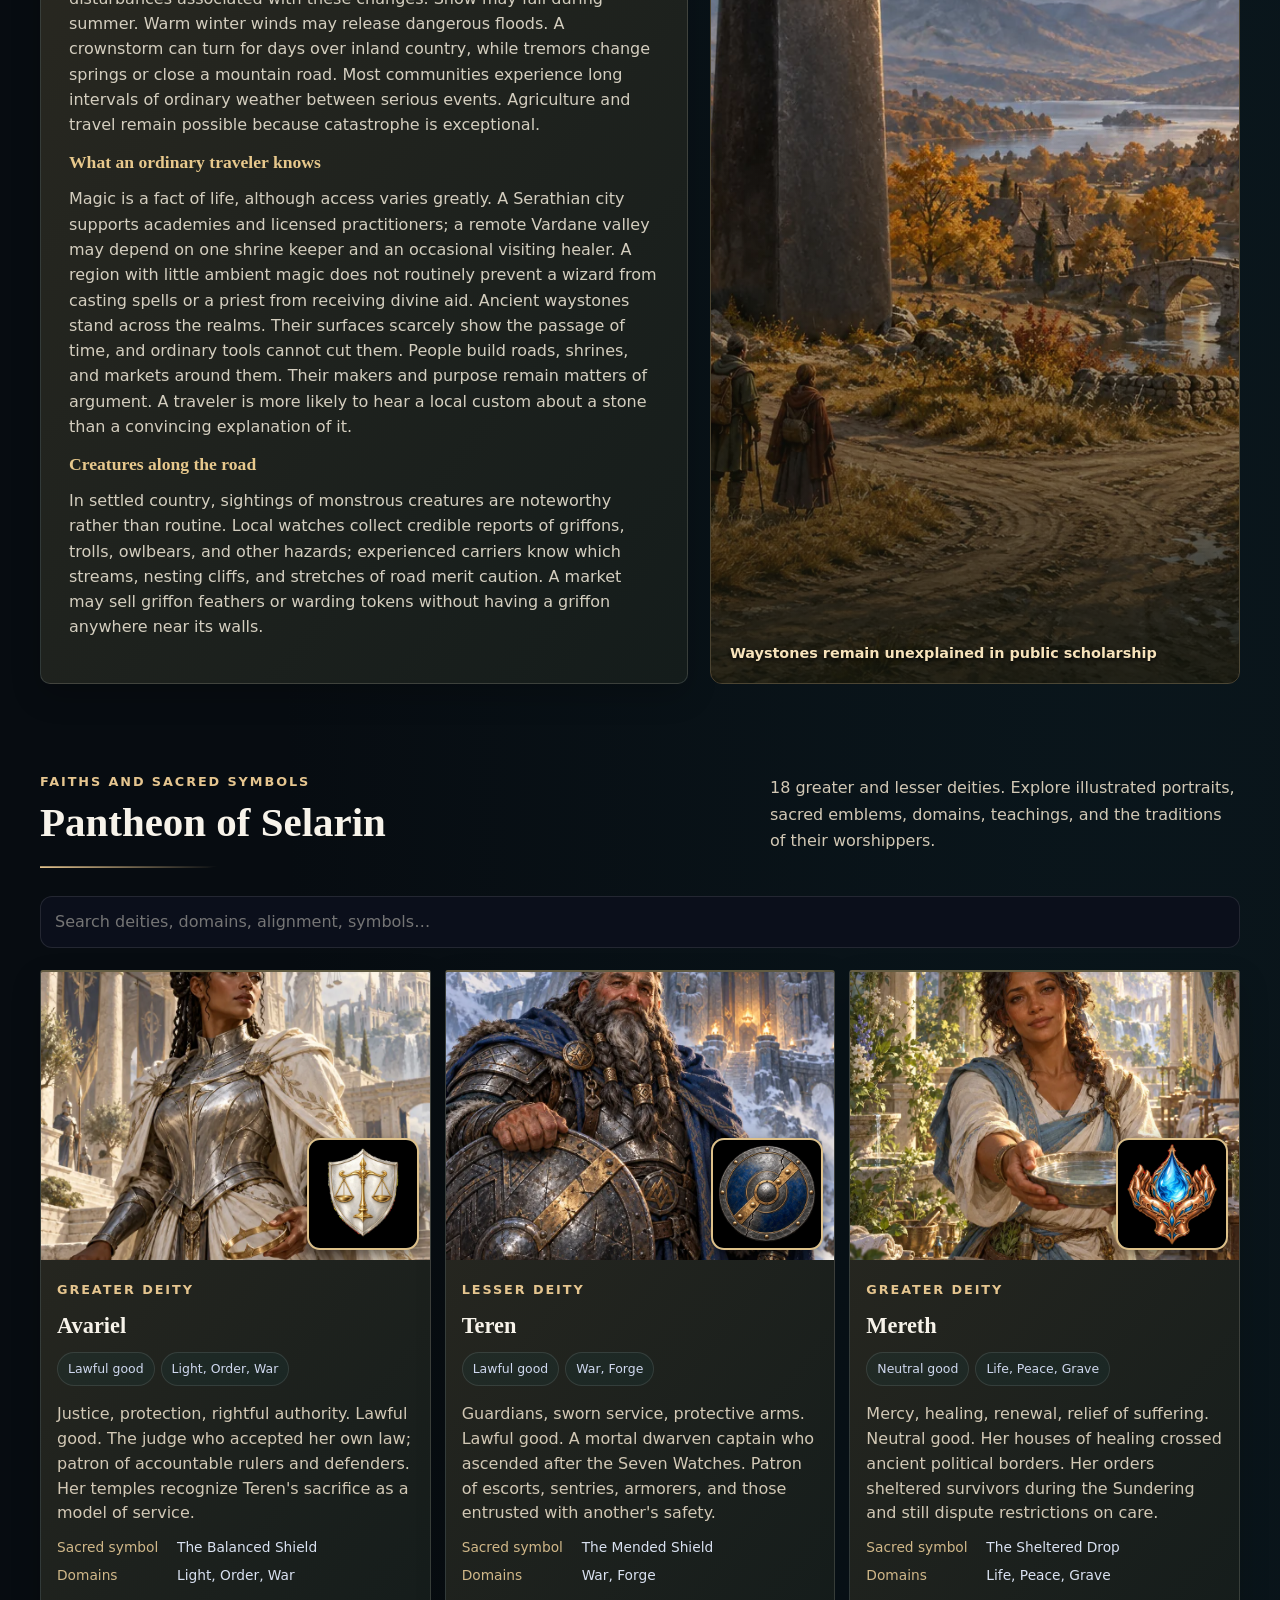
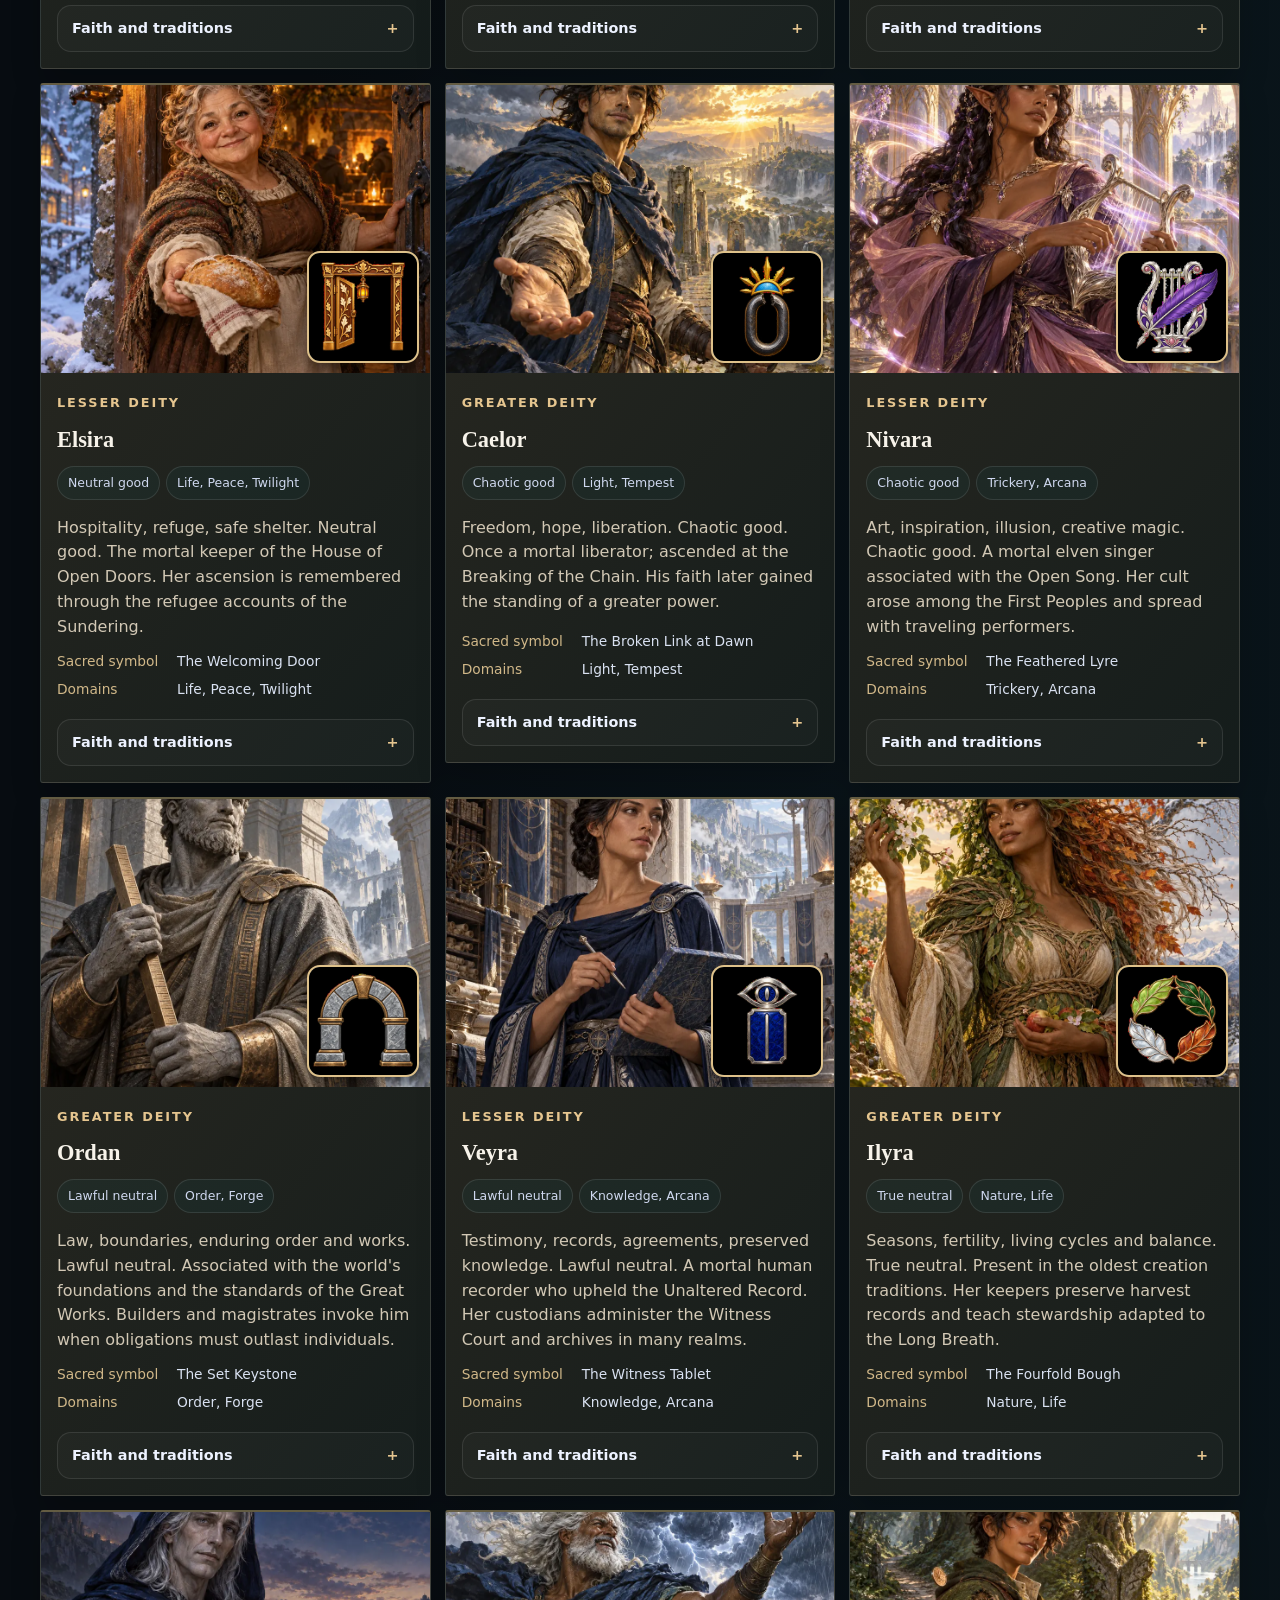
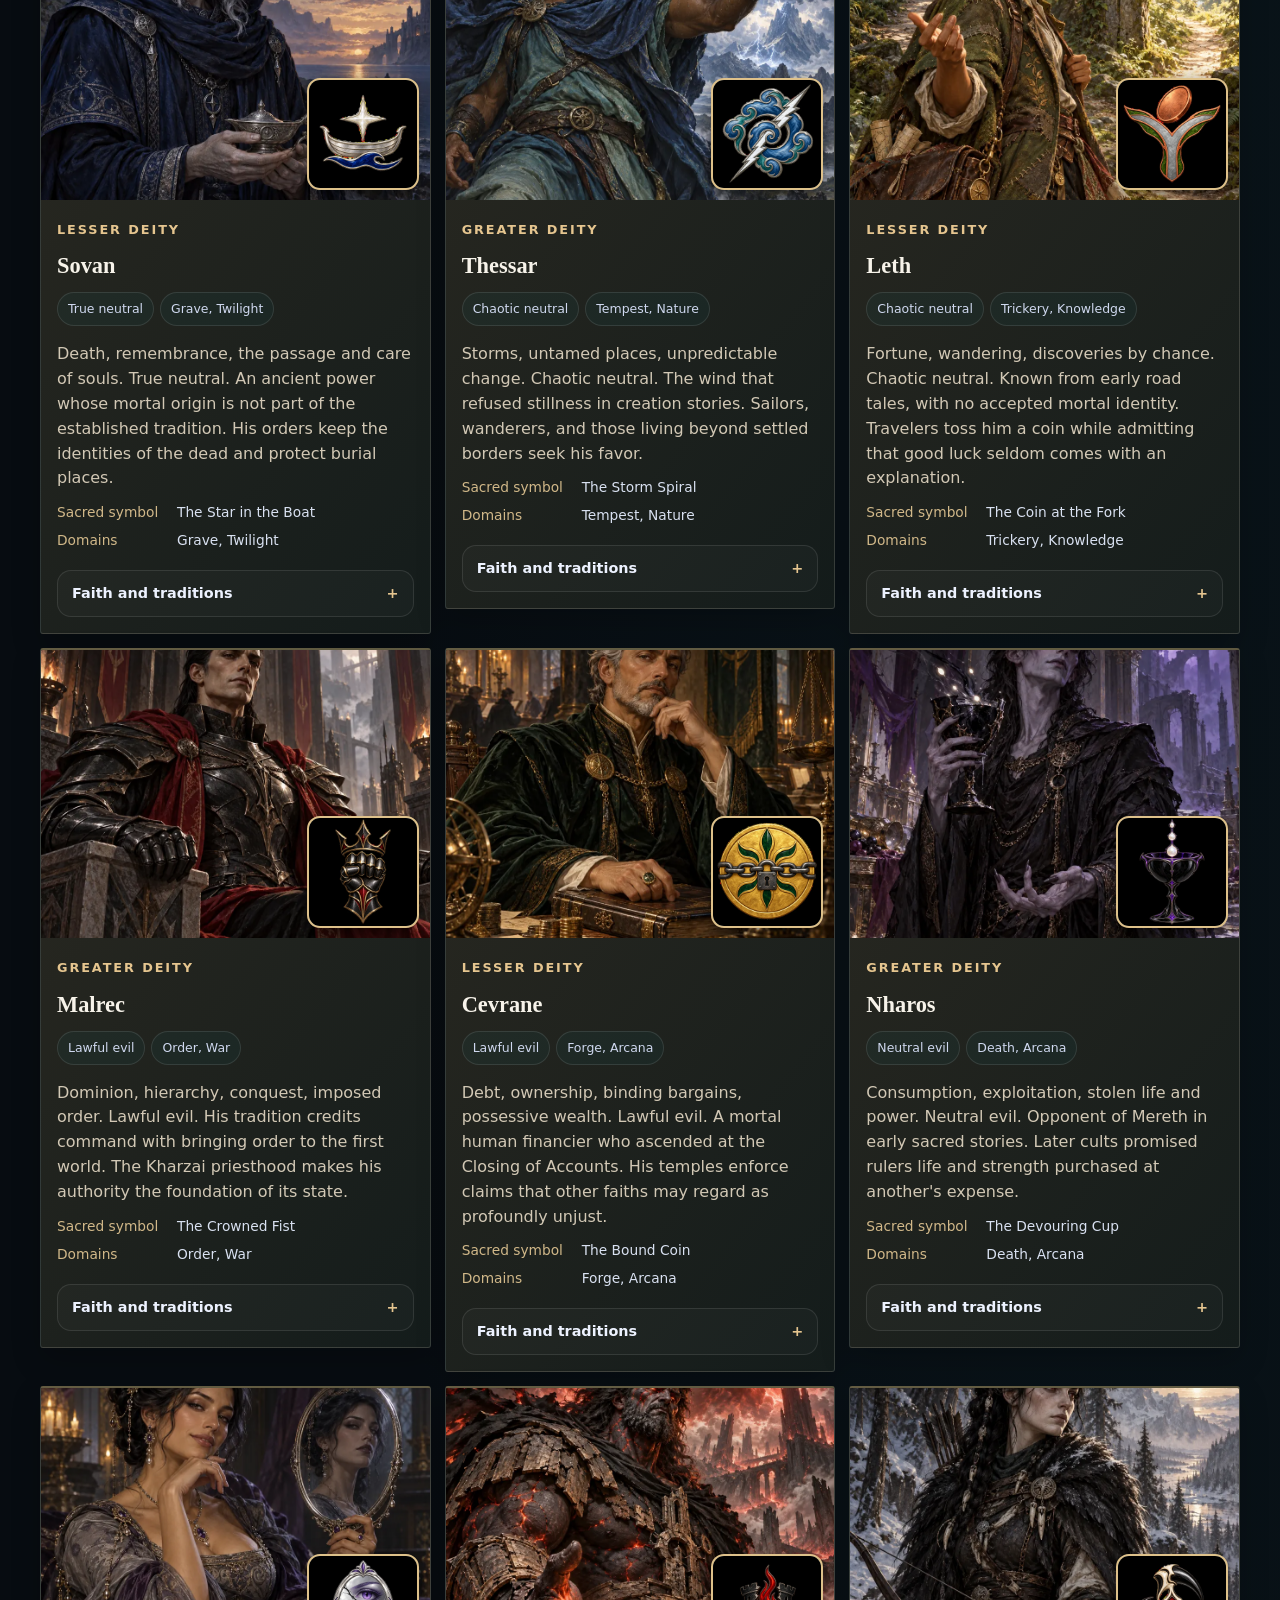
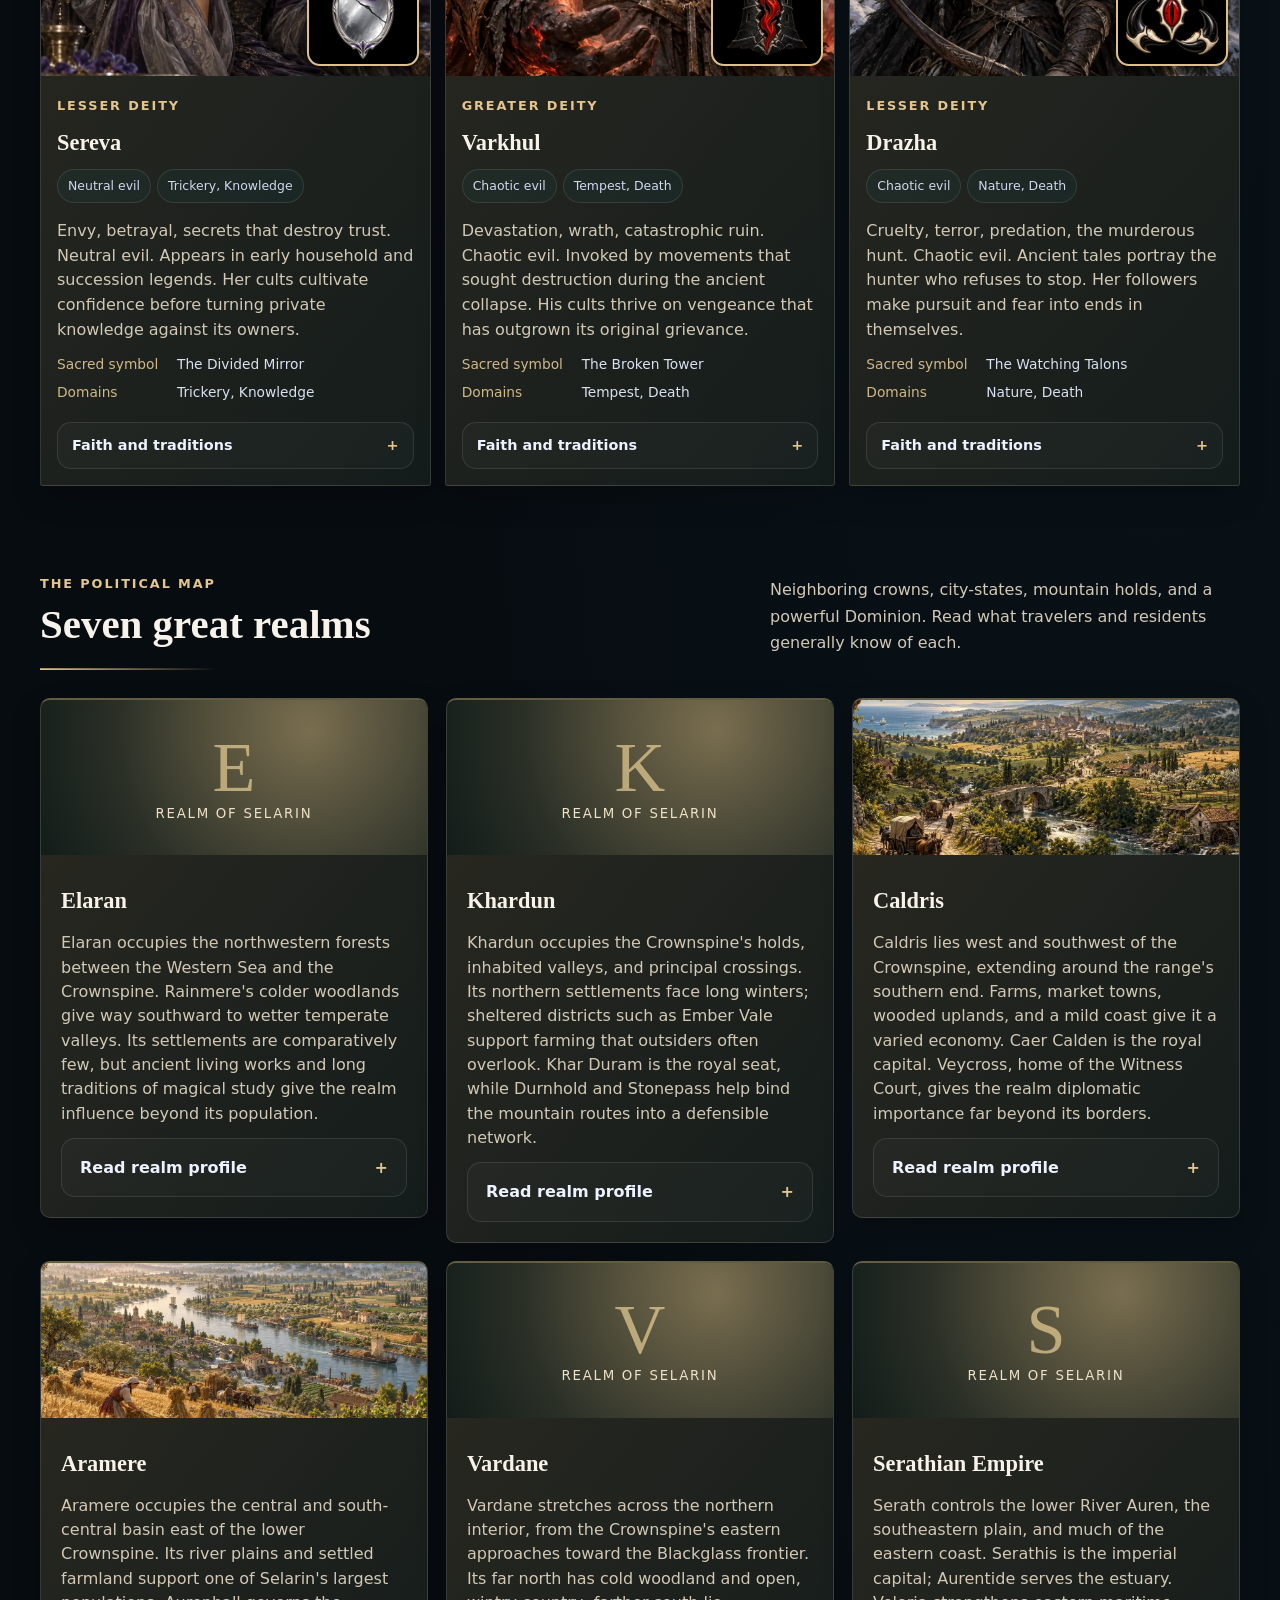
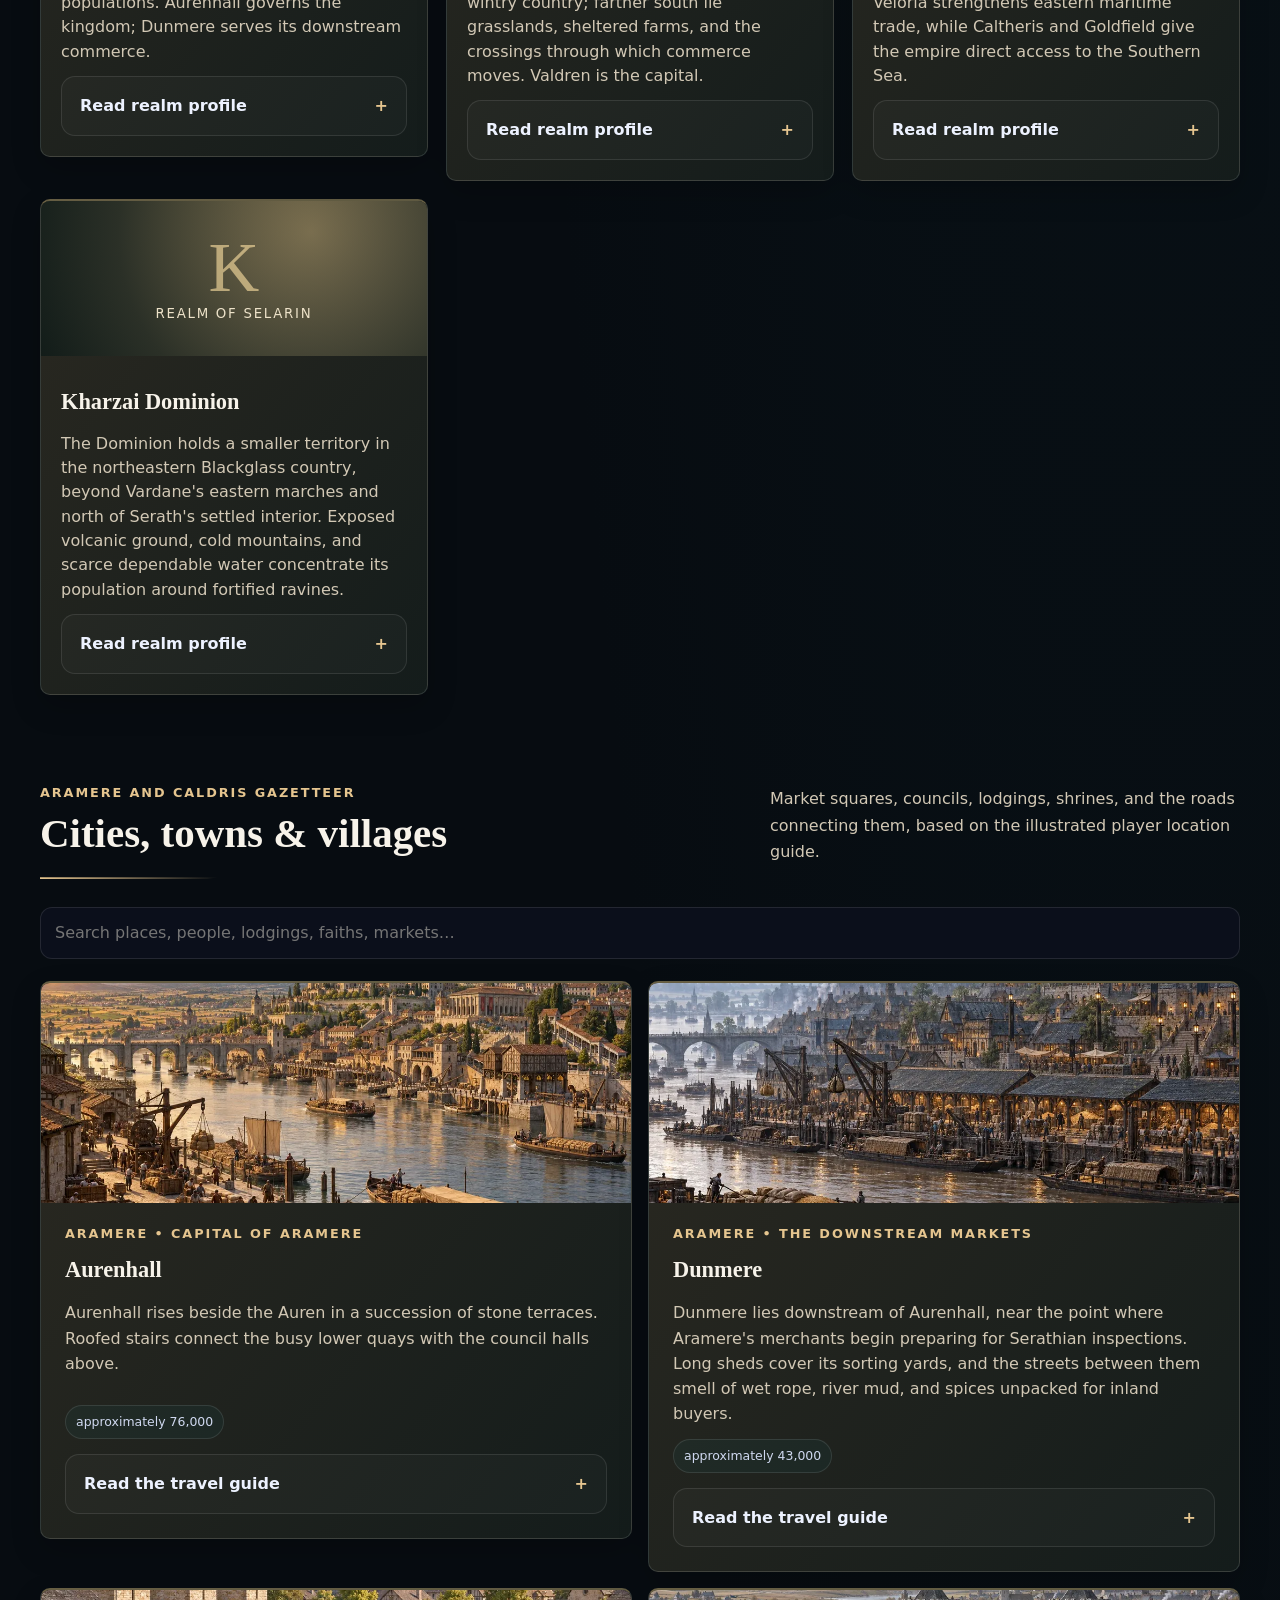
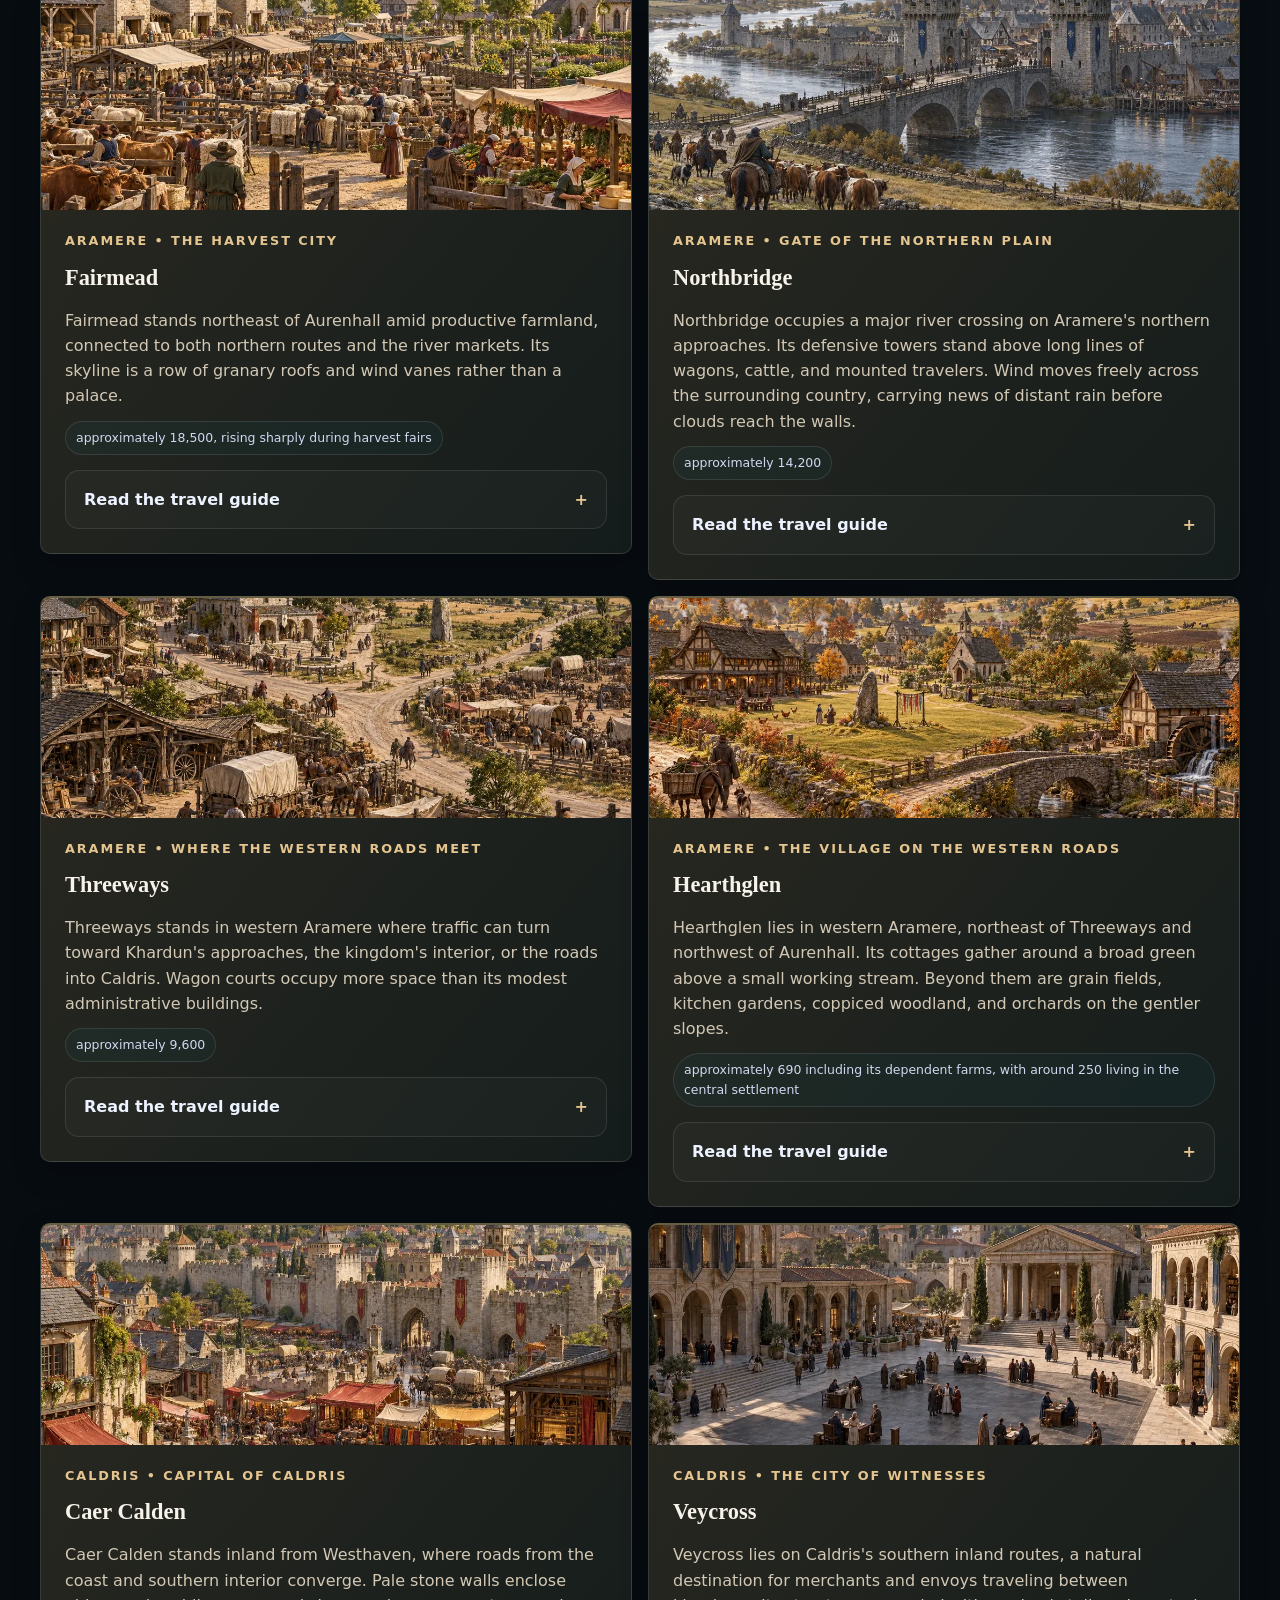
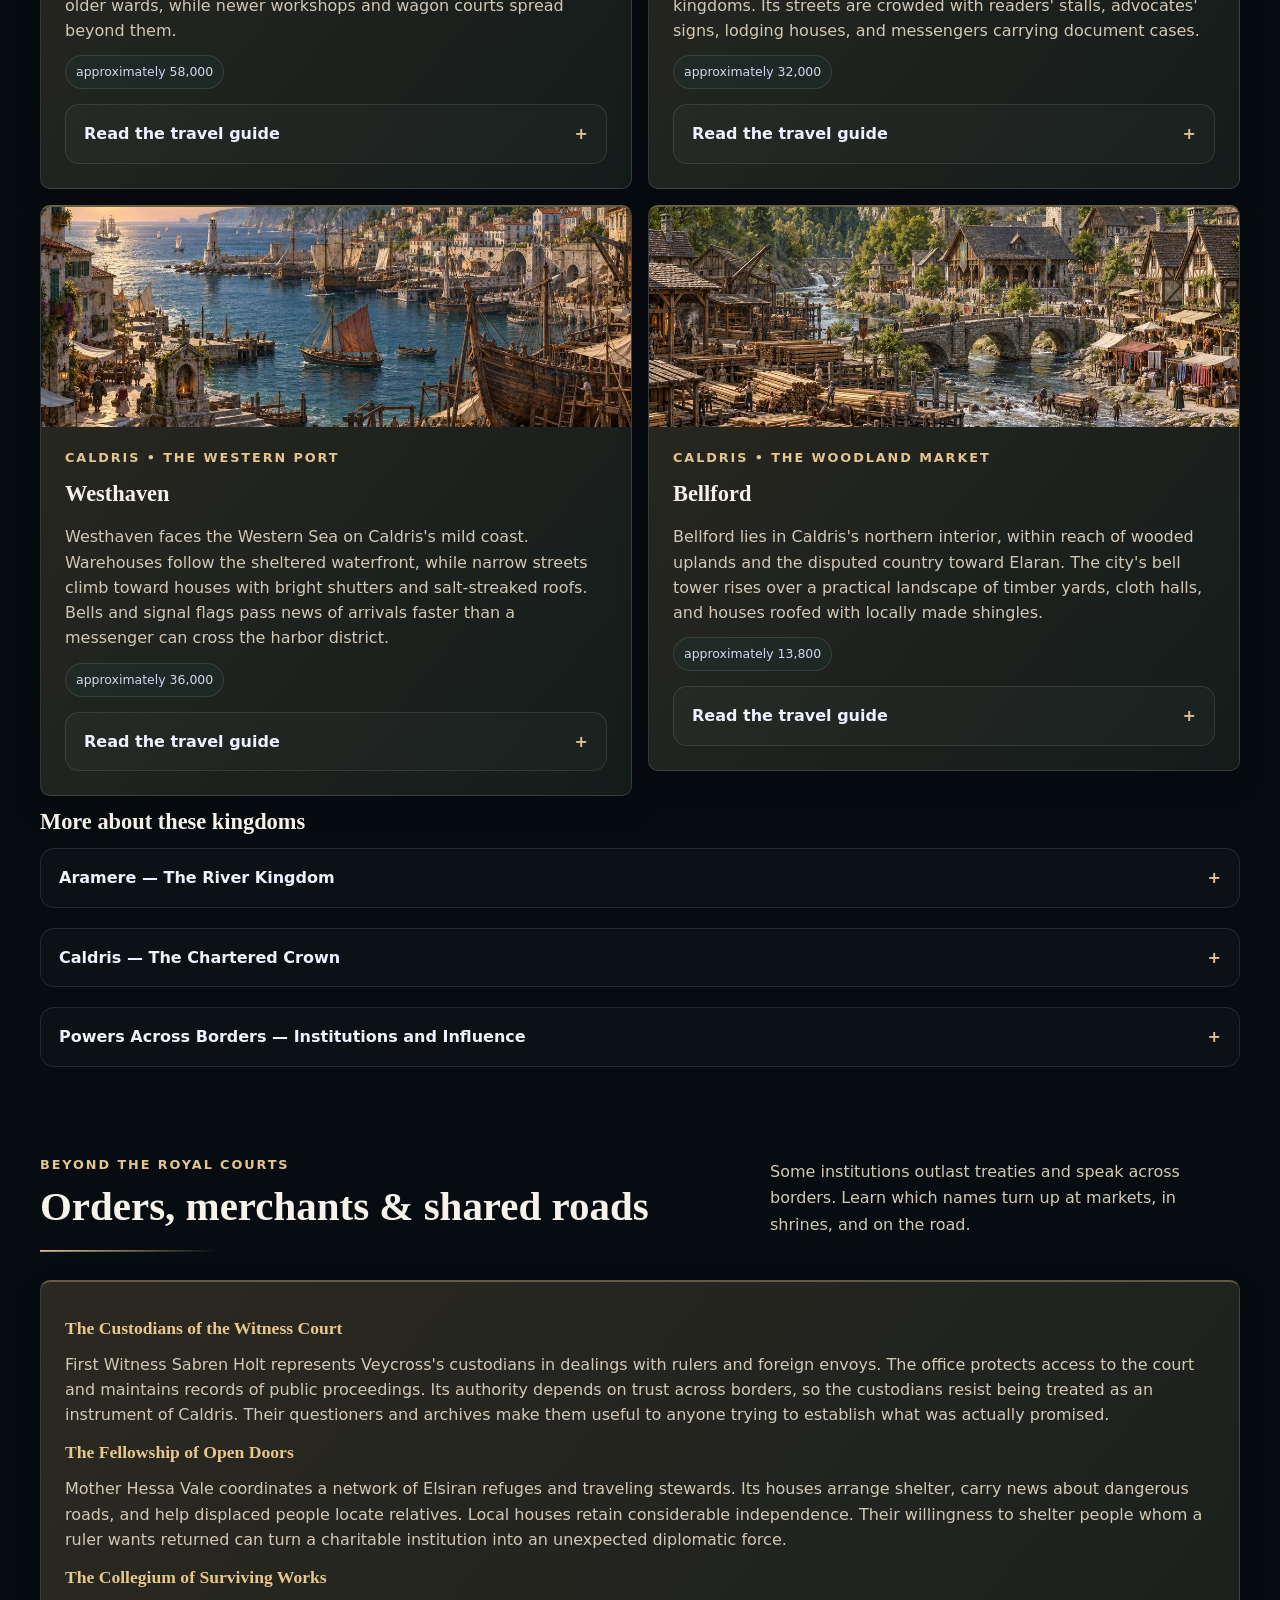
<file: rpg-selarin.html>
<!DOCTYPE html>
<html lang="en"><head><meta charset="utf-8"/><meta content="width=device-width,initial-scale=1" name="viewport"/><meta content="dark" name="color-scheme"/><title>World of Selarin • Galoris Gaming</title><meta content="Selarin player guide with interactive map, six ages, 18 deities, realms, and illustrated location gazetteer" name="description"/><link href="assets/favicon.png" rel="icon" type="image/png"/><link href="assets/styles.css?v=20260908-premium" rel="stylesheet"/><link href="assets/premium.css?v=20260908-premium" rel="stylesheet"/><link href="assets/map-viewer.css?v=20260909" rel="stylesheet"/><link href="assets/selarin.css?v=20261015" rel="stylesheet"/></head><body data-page="rpg" data-realm="selarin"><a class="skip-link" href="#content">Skip to content</a><header class="site-header">
<div class="container nav-wrap">
<a class="brand" href="index.html">
<img alt="Galoris Gaming crest" src="assets/galoris-gaming-logo.png"/>
<span class="brand-copy"><strong>Galoris Gaming</strong><span>Join In The Fun and Games</span></span>
</a>
<button aria-label="Toggle navigation" class="nav-toggle">Menu</button>
<nav aria-label="Primary" class="site-nav">
<a data-page="home" href="index.html">Home</a>
<a data-page="rpg" href="rpg-realms.html">RPGs</a>
<a data-page="swgoh" href="swgoh.html">SWGOH</a>
<a data-page="diablo4" href="diablo4.html">Diablo IV</a>
<a data-page="poe2" href="poe2.html">Path of Exile 2</a>
</nav>
</div>
</header><main id="content"><section class="hero selarin-hero"><div class="container hero-grid"><div><div class="eyebrow">RPG World Guide • 742 AR</div><h1>The World of Selarin</h1><p class="lead">Ancient waystones, watchful forest creatures, and guardians that still keep forgotten commands. Explore the kingdoms, faiths, and living wonders of Selarin in 742 AR.</p><nav aria-label="Choose a campaign realm" class="realm-tabs"><a href="rpg-realms.html">All RPG worlds</a><a href="rpg.html">Galoris</a><a aria-current="page" href="rpg-selarin.html">Selarin</a></nav><div class="section-nav"><a class="btn" href="#atlas">World map</a><a class="btn" href="#history">History</a><a class="btn" href="#land">Long Breath</a><a class="btn" href="#pantheon">Pantheon</a><a class="btn" href="#realms">Realms</a><a class="btn" href="#settlements">Settlements</a><a class="btn" href="#organizations">Factions</a><a class="btn" href="#player-books">Player books</a></div></div></div></section>
<section class="section selarin-intro"><div class="container"><div class="realm-intro-grid"><div class="panel"><div class="eyebrow">A traveler’s introduction</div><h2>Welcome to Selarin</h2><p>Selarin is a world of established kingdoms, working farms, crowded ports, and roads that pass things no living scholar can explain. A ruler may claim a throne older than the surviving chronicles; a village may hold its market beside a stone that has never weathered.</p><p>In <strong>742 AR</strong>, the major realms are at peace, but frontier raids, disputed tolls, and old territorial claims still bring conflict. The stories below reflect knowledge taught by chroniclers, temples, and travelers. Where traditions disagree, that uncertainty is part of the world.</p><p class="source-note">This guide presents player-facing world information, history, and publicly known lore.</p><p>Above a ruined city, a chamber may still hang in the air, with no stair, door, or spell known to reach it. Most journeys remain ordinary, but beyond the maintained roads lie creatures, old workings, and mysteries that reward a careful adventurer.</p></div><div class="intro-art"><img alt="Selarin’s ancient towers and buildings in the Age of Great Works" loading="lazy" src="assets/selarin/greatworks.webp"/><span>Legacies of the Age of Great Works</span></div></div></div></section>
<section class="section" id="atlas"><div class="container"><div class="section-head"><div><div class="eyebrow">Atlas of Selarin</div><h2>Explore the world map</h2></div><p>Look across the Crownspine, the central rivers, ancient roads, and the borders of Selarin’s present realms.</p></div><div class="map-viewer" data-map-viewer=""><div class="map-toolbar" hidden=""><button aria-label="Zoom out" data-zoom-out="" type="button">−</button><label for="selarin-map-zoom">Zoom</label><input id="selarin-map-zoom" max="1200" min="100" step="10" type="range" value="100"/><output for="selarin-map-zoom">100%</output><button aria-label="Zoom in" data-zoom-in="" type="button">+</button><button data-reset="" type="button">Reset view</button><button aria-expanded="false" data-expand="" type="button">Expand map</button><a href="assets/selarin/player-map.png" rel="noopener" target="_blank">Open full image ↗</a></div><p class="map-help" id="selarin-map-help">Use the slider or +/− to zoom, drag to explore, or pinch on touchscreens. Arrow keys pan; +/− zoom; Home resets the map.</p><div aria-describedby="selarin-map-help" aria-label="Interactive map of Selarin" class="map-viewport" role="region" tabindex="0"><img alt="Player atlas of Selarin showing Elaran, Khardun, Caldris, Aramere, Vardane, Serath, Kharzai, mountain ranges, rivers, roads, and settlements" draggable="false" loading="eager" src="assets/selarin/player-map.png"/></div><noscript><p><a href="assets/selarin/player-map.png">Open the map at full size</a>.</p></noscript></div><p class="source-note">A player atlas from the illustrated Selarin history guide. Place names and borders follow the supplied setting map.</p></div></section>
<section class="section" id="history"><div class="container"><div class="section-head"><div><div class="eyebrow">The six ages</div><h2>History of Selarin</h2></div><p>From accounts Beneath Memory to the present Age of Inheritance. Explore the events, surviving works, and public traditions of each era.</p></div><div class="panel"><div class="metric-row"><div class="metric"><strong>6</strong><span>Recognized ages</span></div><div class="metric"><strong>742 AR</strong><span>Current year</span></div><div class="metric"><strong>1 AR</strong><span>Accord Reckoning begins</span></div><div class="metric"><strong>Ancient</strong><span>Waystones</span></div></div><div class="callout"><strong>How dates work:</strong> The Accord Reckoning begins with the settlement of Veycross, when routes reopened after the Sundering. Earlier years are recorded as BR (Before the Reckoning); there is no year zero. Dates for the most ancient periods are estimates.</div><div class="timeline"><div class="timeline-item"><div class="era-heading"><h3>Beneath Memory</h3><span class="age-date">Before about 9000 BR</span></div><p>Creation traditions, the oldest gods, and stories of the Deep Heart</p><details><summary>Explore this age</summary><div class="details-body setting-prose"><p>No account of Selarin's beginning can be checked against a surviving mortal record. The oldest hymns describe a world still taking shape, where earth had not settled and the first forests repeatedly vanished beneath fire, frost, or sea. Some tell of gods making order. Others place the gods within a world already alive.</p>
<h3>The stories of the Deep Heart</h3>
<p>Across otherwise unrelated traditions appears the image of something immense beneath the earth. Mountain songs call it the First Sleeper. River prayers speak of a heart too large for the sky. Later scholars gathered these stories under the name Deep Heart, although they disagree about whether the term describes a being, a natural power, or a poetic explanation of the Long Breath.
In one familiar tale, Ilyra spreads roots over the earth while Ordan gives the mountains their foundations. Thessar refuses to still the winds, insisting that growing things must have movement and room to change. Their bargain creates a world that can endure without becoming motionless. It is often recited when a community plants a new orchard or raises a boundary stone.
Malrec's temples preserve a different telling. They credit a first sovereign who commanded the unruly earth to submit. Worshippers of Ilyra answer that no command can make a field fertile forever. Neither tradition supplies proof of what lies beneath the land, but each has influenced how rulers understand their obligations to it.</p>
<h3>The first divine quarrels</h3>
<p>The oldest surviving religious traditions name Ilyra, Ordan, Thessar, and Sovan among the powers present before organized mortal kingdoms. Sovan appears as the keeper of the first passage between life and death. In the Tale of the Unburied Morning, he leads the dead away so that grief does not hold the living in an endless day. His shrines still leave a door or window open during a funeral.
Mereth's mercy and Nharos's hunger enter the stories when living creatures begin to suffer. Mereth tends a wounded beast that can offer her neither prayer nor repayment. Nharos consumes what others need and calls survival his only law. Their conflict remains central to disputes over healing, famine relief, and the use of another person's life to extend one's own.
Avariel's earliest legend concerns a judge who places her own seat beneath the law she announces. Malrec calls that act a surrender of rightful power. Varkhul appears in tales of destruction that outlast its cause, while Drazha is the pursuer who continues the hunt after hunger is satisfied. These stories provide moral language rather than a reliable order of divine births.</p>
<h3>What remains of the age</h3>
<p>Unnaturally warm valleys, strange seams of stone, and deep places that trouble sleepers are sometimes attributed to these first events. Natural causes, older magic, and religious explanations compete. Even the longest dwarven genealogies stop far short of this age. Its importance lies in the customs it established: burial as a duty, rule as an obligation, and the belief that the land has rhythms no crown can wholly command.</p>
<h3>Creatures in the oldest stories</h3><p>The oldest mountain songs speak of dragons already old when the peaks first rose, of vast serpents beneath tidal waters, and of giants who measured their steps by the shaping of the land. Scholars do not claim that such stories describe a single forgotten kingdom. They do note that some living creatures thrive in places of unusual heat, deep stone, and enduring magic. To a traveler today, the lesson is simple: the oldest wilderness may shelter life that no familiar bestiary fully explains.</p></div></details></div><div class="timeline-item"><div class="era-heading"><h3>First Peoples</h3><span class="age-date">About 9000 to 4200 BR</span></div><p>Early realms, the First Courts, and the first surviving accounts of ascension</p><details><summary>Explore this age</summary><div class="details-body setting-prose"><p>The earliest recoverable histories concern communities that learned where they could remain. Families settled river terraces, sheltered coasts, and mountain valleys. They kept observations of harvests and animal migrations, passing them through song before committing them to bark, clay, and stone. These peoples were diverse from the beginning. Later claims that any one ancestry alone built civilization tell us more about royal ambition than ancient life.</p>
<h3>The First Courts</h3>
<p>The societies now grouped together as the First Courts developed an unusually close relationship with living magic. Some grew halls from trees without killing them. Others preserved testimony in groves or established roads whose course depended on remembered agreements. Their courts were separate communities, often rivals, rather than provinces of one empire.
Elven lineages preserved much of their ceremonial language, which explains Elaran's strong connection to their legacy. Yet surviving images show many peoples attending those courts. Hospitality, inheritance, and the right to alter a landscape were persistent concerns. A dispute about cutting timber might involve the needs of a village, a lord's claim, and promises made by grandparents to a place they considered alive.</p>
<h3>Nivara and the Open Song</h3>
<p>Nivara is remembered as a mortal elven singer attached to a court that controlled who could hear its ancestral songs. When exiles were refused the music used to mourn their dead, she carried it beyond the court and taught it in a common tongue. Her punishment, according to the best-known account, was the surrender of her voice.
At the exiles' next funeral, every listener heard her sing, though she stood silent. Performers in distant settlements reported the same song that night. The oldest surviving shrines to Nivara date from the following generations. Her mortal existence and later divinity are broadly accepted; whether the miracle marked her ascension or revealed a change already completed remains disputed.
Today, Nivara's festivals begin with a performance offered without payment. Some temples teach that inspiration carries an obligation to share. Others emphasize the freedom of an artist to refuse a patron. Elaran's courts honor her while still arguing about which traditions should remain private.</p>
<h3>Roads between strangers</h3>
<p>Trade carried metal, salt, seeds, and stories between early settlements. Leth became a favored patron of travelers who survived uncertain roads. In the Tale of the Wrong Turning, a caravan misses its destination and discovers a valley able to feed a starving town. The story's oldest versions never identify Leth as mortal; later claimants to his ancestry have produced little agreement.
Sereva's worship also appears in early accounts of succession disputes. Her tale of the Borrowed Face concerns a trusted adviser who turns each member of a household against the others without speaking a single outright lie. The story helped establish the belief that truthful words can still serve betrayal.
By the age's end, fortified towns, durable trade routes, and ambitious schools had appeared. The First Courts continued in some regions, but growing populations demanded forms of cooperation that personal memory and inherited custom could no longer reliably supply.</p>
<h3>Pacts with the living world</h3><p>The First Courts remembered more neighbors than the communities now called civilized. Songs describe giant eagles carrying messages across high passes, watchful unicorns at protected springs, and forest guardians who accepted gifts or kept their distance according to old agreements. Some tales are ceremony rather than literal history. Yet the habit of asking a woodland keeper before cutting ancient trees survives, especially in Elaran, and travelers still leave particular groves undisturbed.</p></div></details></div><div class="timeline-item"><div class="era-heading"><h3>Great Works</h3><span class="age-date">About 4200 to 1300 BR</span></div><p>The Concord of Towers, Covenant Cities, and wonders beyond modern mastery</p><details><summary>Explore this age</summary><div class="details-body setting-prose"><p>Selarin's ancient civilizations reached their greatest material achievements during this long age. Their learning accumulated across generations and crossed political boundaries. They could build things modern practitioners can describe only in fragments. They were also dependent on institutions, trained workers, and agreements whose loss would eventually make those achievements impossible to maintain.</p>
<h3>Towers and covenant cities</h3>
<p>The Concord of Towers began as an association of observatories and schools. Shared measurements allowed its members to coordinate distant workings, then to build gateways, suspended chambers, and instruments that influenced local weather. It never governed every land, and its member cities frequently disagreed. Its greatest accomplishment was making cooperation seem more profitable than secrecy for a time.
The Covenant Cities pursued another tradition: binding a lasting principle into a place. Protected burial grounds, halls without shadows, and sanctuaries governed by unusual rules survive from their age. They exchanged knowledge with the Concord and the surviving First Courts. The three traditions overlapped, borrowed freely, and sometimes claimed one another's achievements.</p>
<h3>Veyra and the Unaltered Record</h3>
<p>Veyra was a human recorder serving a council of covenant cities. When its rulers demanded that she amend a treaty to erase the rights of a defeated neighbor, she instead read the original before their assembled witnesses. Copies later appeared in archives too far apart for any ordinary messenger to have carried them.
Her cult dates her ascension to that public reading. Rival accounts describe years of persecution before she vanished from mortal life. Both agree on the part she played: preserving an obligation that powerful people wished to make disappear. Her priests now distinguish carefully between recording a claim and proving it true. Depositing a document in her temple does not make its contents sacred fact.</p>
<h3>The square at Veycross</h3>
<p>The Witness Court predates the modern city surrounding it. Within its original stone boundary, people cannot knowingly speak a falsehood. They may remain silent, speak narrowly, or repeat something mistaken that they honestly believe. The square does not force anyone to keep a promise after leaving it.
Veyra's followers became its best-known custodians. Avariel's judges regarded it as an aid to justice, while other priests warned that exact words could conceal an unjust bargain. Professional questioners and public readers developed around the court. Its original builders and intended purpose remain uncertain, despite confident claims made by several faiths.</p>
<h3>An inheritance beyond present reach</h3>
<p>Ordan's temples supported standards of measure and the obligations of builders. Ilyra's servants kept seasonal records. Mereth's communities established houses of healing along the routes. Their cooperation was substantial, but prosperity was uneven: some districts enjoyed controlled harvests while others supplied labor or materials on harsh terms.
Silent gates and unreachable structures remain across Selarin. A gateway may lack its distant counterpart; a weather tower may depend on instruments lost centuries ago. Some wonders still function but offer no known means of control. Even excellent modern magic cannot simply replace the societies that made them. Many waystones are also demonstrably ancient, though no accepted chronology explains the whole of their construction.</p>
<h3>The enduring guardians</h3><p>The Concord of Towers shaped more than stone. Records describe tireless sentinels at bridges, enchanted armor in public halls, and laboring constructs that held back rivers or lifted impossible weight. Certain keeps maintained trained griffons, while ambitious artificers attempted to breed or bind creatures suited to dangerous work. The greatest projects are lost, but a silent guardian at an abandoned gate may still obey an instruction that nobody remembers issuing. The wiser antiquarian treats a beautiful ruin as a place with rules, not an empty quarry.</p></div></details></div><div class="timeline-item"><div class="era-heading"><h3>Disagreement</h3><span class="age-date">About 1300 to 420 BR</span></div><p>Rival claims to magical prosperity, religious divisions, and failed settlements</p><details><summary>Explore this age</summary><div class="details-body setting-prose"><p>The disputes that ended the ancient order began while much of it still prospered. Cities disagreed over access to gateways, the cost of maintaining great works, and who could change conditions shared with their neighbors. Records describe accusations that one realm's favorable weather had worsened another's harvest. Sometimes the evidence was compelling; sometimes a failed crop became a convenient reason to threaten a rival.</p>
<h3>Cevrane and the Ledger of Winter</h3>
<p>Cevrane first appears as a mortal human financier who supplied grain after a succession of white summers. He offered food against future labor, land, and inheritance. A family might survive one winter only to discover that its descendants remained liable for the price. His contracts acquired a terrible reputation for surviving every attempt to destroy or evade them.
At the event called the Closing of Accounts, witnesses reported his signature burning into ledgers in several cities at once. His agents began receiving answers to prayers addressed to him. His followers celebrate a mortal who made obligation endure beyond death; his opponents commemorate the same event as the elevation of exploitation into divine authority. Cevrane remains a lesser god, but his institutions reach far beyond any single throne.</p>
<h3>Caelor and the Breaking of the Chain</h3>
<p>Caelor was a mortal leader among communities bound to hereditary service. The oldest credible accounts agree that he refused a settlement offering freedom only to his own household. His followers seized the registers by which their service was enforced and held the western causeways long enough for entire districts to leave.
At the final crossing, Caelor disappeared into a storm. Survivors described a light moving against the wind and chains opening without a hand upon them. Shrines established by those survivors became centers of an enduring faith. Caelor's recognition as a greater power came over subsequent centuries as his worship spread. His ascension did not instantly end bondage, and his churches still debate when rebellion becomes a duty.</p>
<h3>The Last Concord</h3>
<p>Representatives of several traditions attempted one final broad settlement late in the age. Fragmentary records call it the Last Concord. Delegates agreed to common measures, restrictions on certain workings, and shared obligations that surviving copies describe only incompletely. Ordan's and Avariel's temples honor the attempt; Malrec's theologians argue that a single sovereign could have enforced what a council could not.
The agreement preserved peace in some places. Elsewhere, rulers withheld resources, altered its terms, or denied that their predecessors had possessed authority to bind them. What its most ambitious projects accomplished remains disputed. Modern claims to have recovered a complete account have repeatedly failed scholarly scrutiny.</p>
<h3>Faith and faction</h3>
<p>Thessar's worshippers resisted efforts to suppress every unpredictable change. Nharos offered stolen vitality to patrons afraid of losing their wealth or years. Varkhul's cults encouraged destruction as an answer to humiliation. Drazha's followers supplied hunters to regimes pursuing fugitives. Sereva's agents made reconciliation harder by exposing genuine wrongs at moments calculated to provoke revenge. The age ended with enough knowledge to build wonders, but too little trust to keep many of them working together.</p>
<h3>When the wilds changed</h3><p>As rival courts competed for magical advantage, some experiments altered the creatures around them. Accounts name manticores and chimeric predators along disputed borders, and describe valleys where familiar beasts no longer behaved in familiar ways. Every alarming animal was not the product of a wizard&#x27;s ambition; pamphleteers often accused their enemies without proof. Nonetheless, the period left a long tradition of warded roads, strict rules for transporting dangerous specimens, and warnings about abandoned laboratories.</p></div></details></div><div class="timeline-item"><div class="era-heading"><h3>Sundering Years</h3><span class="age-date">420 to 1 BR</span></div><p>Collapsing networks, migrations, lost cities, and enduring acts of rescue</p><details><summary>Explore this age</summary><div class="details-body setting-prose"><p>The Sundering was a succession of failures and wars extending over four centuries. Its conventional beginning marks the closure of several important gateways within one generation. Their loss disrupted food supplies and military alliances. Later disasters struck societies already struggling to repair the first damage. Some realms fell quickly; others survived long enough to receive refugees from places their grandchildren knew only by name.</p>
<h3>Teren and the Seven Watches</h3>
<p>Teren was a dwarven captain charged with a Crownspine passage during an evacuation. When his employers ordered the gates shut against foreign refugees, he opened the storehouses and kept the route clear. The account of the Seven Watches describes a defense maintained through successive assaults and a collapse that buried the approaches.
The final refugees said that Teren, already mortally wounded, remained at the gate after his companions had withdrawn. Later travelers found the passage standing and received aid from an armored figure bearing his broken shield. His worship took root among soldiers, smiths, and bridge keepers of many peoples. Avariel's church honors him as a divine companion whose service outranks obedience to an unjust command.
Khardun still treats the maintenance of safe passage as a public duty. Soldiers elsewhere swear by Teren before escorting civilians, although commanders have also invoked him to justify hopeless defenses that served no one. His priests consider the distinction essential.</p>
<h3>Elsira and the House of Open Doors</h3>
<p>Elsira kept a roadside house in country overwhelmed by winter refugees. The most widespread tradition describes her as a halfling widow, though later paintings often give her the appearance of their own community. Her household accepted strangers until its stores were exhausted. When armed men demanded the surrender of people sheltering inside, she barred the door against them and continued admitting those fleeing the cold through the kitchen.
Survivors remembered rooms that held more people than the building should have allowed. After Elsira's death, travelers began finding the same open doorway in distant storms. Accounts from separate refugee communities established her cult. Her ascension is widely accepted, while the particulars remain a cherished subject of local storytelling. Inns dedicated to her reserve a place for someone who cannot pay.</p>
<h3>What could be saved</h3>
<p>Mereth's healers and Sovan's funerary orders often traveled together. One tended survivors while the other recorded the dead, helping displaced families recover names and property claims. Veyra's archivists carried copies into mountain vaults. Nivara's performers preserved histories in forms that could travel without books. Their efforts explain why fragments endured even where institutions collapsed.
Claims that gods themselves were wounded or slain also belong to these centuries. Ruined sanctuaries name powers absent from the modern pantheon, but accounts disagree over their identities and fates. Possessing an old divine title is not proof of having inherited its power.
By the Sundering's end, surviving communities had established new roads and local authorities. At Veycross, envoys negotiated safe passage, recognized certain refugee claims, and agreed on measures for trade. Their settlement became the starting point of the Accord Reckoning. It restored particular relationships; peace across the entire continent took much longer.</p>
<h3>The roads reclaimed</h3><p>When maintained wards, bridges, and patrols failed, wolves and larger predators followed abandoned livestock through empty country. Trolls settled beneath neglected crossings; wyverns returned to cliffs once watched by garrisons; and some battlefields became places where the dead did not rest easily. Survivors learned to travel in groups, mark safe shelters, and distinguish a ruined village from a ruin still defended by ancient workings. Many customs dismissed as superstition began as practical answers to real dangers.</p></div></details><figure class="history-figure"><img alt="Teren and the defenders maintaining a mountain refuge during the Sundering Years" loading="lazy" src="assets/selarin/teren-history.webp"/><figcaption>Teren and the Seven Watches: a remembered stand for refugees during the Sundering.</figcaption></figure></div><div class="timeline-item"><div class="era-heading"><h3>Inheritance</h3><span class="age-date">1 AR to the present year 742 AR</span></div><p>The modern realms, renewed trade, and a world with its own ambitions</p><details><summary>Explore this age</summary><div class="details-body setting-prose"><p>The modern kingdoms grew through seven centuries of recovery, rivalry, and invention. They possess histories of their own, with institutions that respond to current needs. Most people regard ancient ruins with a mixture of curiosity and caution. A repaired mill or dependable bridge usually matters more to a community than a lost wonder no one can operate.</p>
<h3>The making of the modern realms</h3>
<p>Elaran's surviving forest courts renewed their mutual obligations in 63 AR. Their compact recognized stewardship over watersheds and forests while limiting the authority of any one court. The Crownspine holds established Khardun's present crown in 118 AR, accepting common defenses and standards for roads without surrendering their assemblies.
Caldris consolidated around coastal lords and chartered market towns in 204 AR. Its crown gained recognition partly by securing the southern route around the mountains. Aramere's River Compact of 287 AR bound several principalities to shared granaries and flood works. Its monarchs still defend their legitimacy through those obligations.
Vardane's northern assemblies recognized a common crown in 351 AR after years of disputes over pasture and fortified crossings. The Serathian imperial settlement followed in 426 AR, bringing the lower Auren and several eastern ports under one administration. Serath's rulers claimed ancient continuity, but the state they constructed depended on new bargains with cities and provincial elites.</p>
<h3>The wars that fixed the borders</h3>
<p>The Pass Disputes of 512 to 519 AR established many of Khardun's toll rights, although the interpretation of those rights still changes at inconvenient moments. Fighting on Elaran's southern edge produced the Woodland Articles of 558 AR, recognizing some protected forests while leaving disputed settlements outside any clear agreement.
The Grain War between Aramere and Serath lasted from 603 to 607 AR. Both sides suffered from interrupted trade, and neither gained the victory it had promised. The Auren Navigation Accord limited certain duties and established procedures for inspecting grain barges. Arguments now usually reach negotiators before armies, though merchants continue to fund armed escorts.
The Kharzai Dominion took its present form in 668 AR, when a military priesthood consolidated several plateau fortresses. Frontier clashes with Vardane and uneasy trade with Serath have continued since. It remains a smaller power, dangerous chiefly where terrain and discipline let it choose the terms of a confrontation.</p>
<h3>Living in the present</h3>
<p>The six major realms are not presently at war. Border incidents still occur, and peace depends on arrangements that require continual attention. Grain moves downriver, metals cross the mountain passes, and ports exchange goods that inland communities cannot produce. Temples, kinship, and commerce create loyalties that cross political lines.
Observers report unfamiliar migrations and scattered episodes of Breathweather, but disagree about whether they mark a larger change. Ancient inscriptions still attract scholars. New settlements grow beside old roads. Selarin offers room for ordinary ambition, generous deeds, and difficult choices without requiring every traveler to understand the world's oldest mysteries.</p>
<h3>A world shared with wonders</h3><p>Modern rulers cannot put every griffon, giant, or wyvern beyond their borders. Instead, they fund road watches, record sightings, and sometimes negotiate safe passage around known territories. Markets trade in alchemical reagents, feathers, hides, and protective charms, although counterfeit goods are common. Village bells may warn of a dangerous beast just as readily as fire or flood. Most journeys remain ordinary; what makes adventurers valuable is their willingness to travel where ordinary precautions are no longer enough.</p></div></details></div></div></div></div></section>
<section class="section" id="land"><div class="container"><div class="section-head"><div><div class="eyebrow">Life and ancient mysteries</div><h2>The Long Breath &amp; the waystones</h2></div><p>Seasons, magic, and ancient landmarks shape everyday travel as much as crowns and borders do.</p></div><div class="realm-intro-grid selarin-knowledge"><div class="panel setting-prose"><h3>Seasons and the Long Breath</h3>
<p>Spring, summer, autumn, and winter ordinarily follow familiar patterns. Beneath them, observers recognize a slower, uneven rhythm called the Long Breath. Over decades or centuries, forests grow more vigorously, magical creatures alter their migrations, and places once rich in ambient magic become quieter. Some regions remain consistently more magical than others.
Breathweather is the common name for unusual disturbances associated with these changes. Snow may fall during summer. Warm winter winds may release dangerous floods. A crownstorm can turn for days over inland country, while tremors change springs or close a mountain road. Most communities experience long intervals of ordinary weather between serious events. Agriculture and travel remain possible because catastrophe is exceptional.</p>
<h3>What an ordinary traveler knows</h3>
<p>Magic is a fact of life, although access varies greatly. A Serathian city supports academies and licensed practitioners; a remote Vardane valley may depend on one shrine keeper and an occasional visiting healer. A region with little ambient magic does not routinely prevent a wizard from casting spells or a priest from receiving divine aid.
Ancient waystones stand across the realms. Their surfaces scarcely show the passage of time, and ordinary tools cannot cut them. People build roads, shrines, and markets around them. Their makers and purpose remain matters of argument. A traveler is more likely to hear a local custom about a stone than a convincing explanation of it.</p>
<h3>Creatures along the road</h3><p>In settled country, sightings of monstrous creatures are noteworthy rather than routine. Local watches collect credible reports of griffons, trolls, owlbears, and other hazards; experienced carriers know which streams, nesting cliffs, and stretches of road merit caution. A market may sell griffon feathers or warding tokens without having a griffon anywhere near its walls.</p></div><div class="intro-art"><img alt="A mysterious dark waystone on a road between fields and mountains" loading="lazy" src="assets/selarin/waystone.webp"/><span>Waystones remain unexplained in public scholarship</span></div></div></div></section>
<section class="section" id="pantheon"><div class="container"><div class="section-head"><div><div class="eyebrow">Faiths and sacred symbols</div><h2>Pantheon of Selarin</h2></div><p>18 greater and lesser deities. Explore illustrated portraits, sacred emblems, domains, teachings, and the traditions of their worshippers.</p></div><div class="search-box"><label class="visually-hidden" for="selarin-deity-search">Find a deity</label><input data-filter-input="#pantheon .filter-item" id="selarin-deity-search" placeholder="Search deities, domains, alignment, symbols…" type="search"/></div><div class="deity-grid"><article class="card deity selarin-deity filter-item" data-search="Greater deity Avariel Lawful good Light, Order, War Justice, protection, rightful authority. Lawful good. The judge who accepted her own law; patron of accountable rulers and defenders. Her temples recognize Teren&#x27;s sacrifice as a model of service. Sacred symbol The Balanced Shield Domains Light, Order, War Faith and traditions Sacred history In the oldest judgment tale, Avariel places her own seat beneath the law she announces. Mortal rulers inherit obligations, not exemptions. Her temples supported fair hearings in the Covenant Cities and later recognized Teren&#x27;s defense of refugees as sacred service. Her image often shows an unworn crown: authority must first demonstrate that it deserves to be carried. Teachings Hear those who lack powerful advocates. Apply the standards you demand of others. Protect people while establishing the truth, and repair the harm caused by your own judgments. Worship and clergy Judges, advocates, watch officers, and ordinary petitioners visit her open courts. The Order of the Uncrowned Bench offers mediation and representation in Caldris and Serath. Its clergy reject trial by wealth or birth, but disagree about when resistance to an unjust government becomes lawful. Before hearing a case, a priest places a personal token beside the petitioner&#x27;s to acknowledge equal accountability. Observance At the annual Day of Open Petition, temples hear grievances without an entry fee and publicly account for their own decisions. Divine relationships She honors Teren and works readily with Veyra. She opposes Malrec&#x27;s claim that strength creates legitimacy and Cevrane&#x27;s use of lawful words to shelter injustice."><div class="deity-art"><a aria-label="View full portrait of Avariel" href="assets/selarin/deities/avariel-portrait.webp" rel="noopener" target="_blank"><img alt="Illustrated portrait of Avariel, greater deity" class="deity-portrait" loading="lazy" src="assets/selarin/deities/avariel-portrait.webp"/></a><a aria-label="View sacred symbol for Avariel" href="assets/selarin/deities/avariel-symbol.webp" rel="noopener" target="_blank" title="View The Balanced Shield"><img alt="Sacred symbol of Avariel: The Balanced Shield" class="deity-symbol" loading="lazy" src="assets/selarin/deities/avariel-symbol.webp"/></a></div><div class="kicker">Greater deity</div><h3>Avariel</h3><div class="deity-meta"><span class="tag">Lawful good</span><span class="tag">Light, Order, War</span></div><p class="deity-summary">Justice, protection, rightful authority. Lawful good. The judge who accepted her own law; patron of accountable rulers and defenders. Her temples recognize Teren's sacrifice as a model of service.</p><dl><dt>Sacred symbol</dt><dd>The Balanced Shield</dd><dt>Domains</dt><dd>Light, Order, War</dd></dl><details class="lore-expander"><summary>Faith and traditions</summary><div class="details-body setting-prose"><h4>Sacred history</h4><p>In the oldest judgment tale, Avariel places her own seat beneath the law she announces. Mortal rulers inherit obligations, not exemptions. Her temples supported fair hearings in the Covenant Cities and later recognized Teren's defense of refugees as sacred service. Her image often shows an unworn crown: authority must first demonstrate that it deserves to be carried.</p><h4>Teachings</h4><p>Hear those who lack powerful advocates. Apply the standards you demand of others. Protect people while establishing the truth, and repair the harm caused by your own judgments.</p><h4>Worship and clergy</h4><p>Judges, advocates, watch officers, and ordinary petitioners visit her open courts. The Order of the Uncrowned Bench offers mediation and representation in Caldris and Serath. Its clergy reject trial by wealth or birth, but disagree about when resistance to an unjust government becomes lawful. Before hearing a case, a priest places a personal token beside the petitioner's to acknowledge equal accountability.</p><h4>Observance</h4><p>At the annual Day of Open Petition, temples hear grievances without an entry fee and publicly account for their own decisions.</p><h4>Divine relationships</h4><p>She honors Teren and works readily with Veyra. She opposes Malrec's claim that strength creates legitimacy and Cevrane's use of lawful words to shelter injustice.</p></div></details></article><article class="card deity selarin-deity filter-item" data-search="Lesser deity Teren Lawful good War, Forge Guardians, sworn service, protective arms. Lawful good. A mortal dwarven captain who ascended after the Seven Watches. Patron of escorts, sentries, armorers, and those entrusted with another&#x27;s safety. Sacred symbol The Mended Shield Domains War, Forge Faith and traditions Sacred history During the Sundering, the dwarven captain Teren kept a Crownspine passage open after receiving orders to shut out refugees. Accounts of the Seven Watches end with his mortal wounds and later appearances at the surviving gate. His worship spread beyond dwarven holds because the people he protected came from many lands. The repaired shield recalls a defense undertaken for others, not a glorious death sought for its own sake. Teachings Know whom your oath protects. Maintain the equipment and routes upon which others depend. Never confuse obedience with the discharge of your duty. Worship and clergy The Wardens of the Seven Watches serve as escorts, armorers, rescue workers, and shrine guards. Khardun&#x27;s bridge crews often include a lay devotee responsible for inspecting neglected repairs. Vardane&#x27;s sentries invoke him before winter patrols. Clergy bless an object only after checking that it can do its job; polishing unsafe armor is no substitute for mending it. Observance The Seven Watches are marked locally by a night of shared guard duty, with each relief feeding and thanking the people it replaces. Divine relationships Avariel is his closest divine ally. Elsira&#x27;s shelters rely on his guardians. He opposes Malrec when commands sacrifice dependents merely to preserve a superior&#x27;s prestige."><div class="deity-art"><a aria-label="View full portrait of Teren" href="assets/selarin/deities/teren-portrait.webp" rel="noopener" target="_blank"><img alt="Illustrated portrait of Teren, lesser deity" class="deity-portrait" loading="lazy" src="assets/selarin/deities/teren-portrait.webp"/></a><a aria-label="View sacred symbol for Teren" href="assets/selarin/deities/teren-symbol.webp" rel="noopener" target="_blank" title="View The Mended Shield"><img alt="Sacred symbol of Teren: The Mended Shield" class="deity-symbol" loading="lazy" src="assets/selarin/deities/teren-symbol.webp"/></a></div><div class="kicker">Lesser deity</div><h3>Teren</h3><div class="deity-meta"><span class="tag">Lawful good</span><span class="tag">War, Forge</span></div><p class="deity-summary">Guardians, sworn service, protective arms. Lawful good. A mortal dwarven captain who ascended after the Seven Watches. Patron of escorts, sentries, armorers, and those entrusted with another's safety.</p><dl><dt>Sacred symbol</dt><dd>The Mended Shield</dd><dt>Domains</dt><dd>War, Forge</dd></dl><details class="lore-expander"><summary>Faith and traditions</summary><div class="details-body setting-prose"><h4>Sacred history</h4><p>During the Sundering, the dwarven captain Teren kept a Crownspine passage open after receiving orders to shut out refugees. Accounts of the Seven Watches end with his mortal wounds and later appearances at the surviving gate. His worship spread beyond dwarven holds because the people he protected came from many lands. The repaired shield recalls a defense undertaken for others, not a glorious death sought for its own sake.</p><h4>Teachings</h4><p>Know whom your oath protects. Maintain the equipment and routes upon which others depend. Never confuse obedience with the discharge of your duty.</p><h4>Worship and clergy</h4><p>The Wardens of the Seven Watches serve as escorts, armorers, rescue workers, and shrine guards. Khardun's bridge crews often include a lay devotee responsible for inspecting neglected repairs. Vardane's sentries invoke him before winter patrols. Clergy bless an object only after checking that it can do its job; polishing unsafe armor is no substitute for mending it.</p><h4>Observance</h4><p>The Seven Watches are marked locally by a night of shared guard duty, with each relief feeding and thanking the people it replaces.</p><h4>Divine relationships</h4><p>Avariel is his closest divine ally. Elsira's shelters rely on his guardians. He opposes Malrec when commands sacrifice dependents merely to preserve a superior's prestige.</p></div></details></article><article class="card deity selarin-deity filter-item" data-search="Greater deity Mereth Neutral good Life, Peace, Grave Mercy, healing, renewal, relief of suffering. Neutral good. Her houses of healing crossed ancient political borders. Her orders sheltered survivors during the Sundering and still dispute restrictions on care. Sacred symbol The Sheltered Drop Domains Life, Peace, Grave Faith and traditions Sacred history Mereth&#x27;s earliest story begins with a wounded beast that can offer neither gratitude nor repayment. She tends it anyway. Her healing houses crossed ancient borders, and during the Sundering her servants worked beside Sovan&#x27;s record keepers. Her faith measures mercy by the suffering relieved, not by the number of converts gained. Renewal can mean recovery, reconciliation, or a peaceful end when healing is no longer possible. Teachings Offer care without demanding devotion. Respect the person receiving help. Ease suffering without stealing someone else&#x27;s life to postpone an ending. Worship and clergy The Houses of the Sheltered Drop maintain infirmaries, traveling aid wagons, and gardens of medicinal plants. They are prominent in Aramere and the larger cities. Healing is not inexhaustible; clergy must allocate scarce supplies and train ordinary carers. Some accept military protection, while others fear that a garrison will turn their sanctuary into a strategic prize. Patients are offered clean water before questions about payment. Observance The First Cup is a household rite: the first clean water drawn after a hardship is shared with someone still recovering. Divine relationships She cooperates with Elsira and Sovan. Nharos is her enduring enemy. She disputes doctrines that treat sickness as proof that a sufferer deserves abandonment."><div class="deity-art"><a aria-label="View full portrait of Mereth" href="assets/selarin/deities/mereth-portrait.webp" rel="noopener" target="_blank"><img alt="Illustrated portrait of Mereth, greater deity" class="deity-portrait" loading="lazy" src="assets/selarin/deities/mereth-portrait.webp"/></a><a aria-label="View sacred symbol for Mereth" href="assets/selarin/deities/mereth-symbol.webp" rel="noopener" target="_blank" title="View The Sheltered Drop"><img alt="Sacred symbol of Mereth: The Sheltered Drop" class="deity-symbol" loading="lazy" src="assets/selarin/deities/mereth-symbol.webp"/></a></div><div class="kicker">Greater deity</div><h3>Mereth</h3><div class="deity-meta"><span class="tag">Neutral good</span><span class="tag">Life, Peace, Grave</span></div><p class="deity-summary">Mercy, healing, renewal, relief of suffering. Neutral good. Her houses of healing crossed ancient political borders. Her orders sheltered survivors during the Sundering and still dispute restrictions on care.</p><dl><dt>Sacred symbol</dt><dd>The Sheltered Drop</dd><dt>Domains</dt><dd>Life, Peace, Grave</dd></dl><details class="lore-expander"><summary>Faith and traditions</summary><div class="details-body setting-prose"><h4>Sacred history</h4><p>Mereth's earliest story begins with a wounded beast that can offer neither gratitude nor repayment. She tends it anyway. Her healing houses crossed ancient borders, and during the Sundering her servants worked beside Sovan's record keepers. Her faith measures mercy by the suffering relieved, not by the number of converts gained. Renewal can mean recovery, reconciliation, or a peaceful end when healing is no longer possible.</p><h4>Teachings</h4><p>Offer care without demanding devotion. Respect the person receiving help. Ease suffering without stealing someone else's life to postpone an ending.</p><h4>Worship and clergy</h4><p>The Houses of the Sheltered Drop maintain infirmaries, traveling aid wagons, and gardens of medicinal plants. They are prominent in Aramere and the larger cities. Healing is not inexhaustible; clergy must allocate scarce supplies and train ordinary carers. Some accept military protection, while others fear that a garrison will turn their sanctuary into a strategic prize. Patients are offered clean water before questions about payment.</p><h4>Observance</h4><p>The First Cup is a household rite: the first clean water drawn after a hardship is shared with someone still recovering.</p><h4>Divine relationships</h4><p>She cooperates with Elsira and Sovan. Nharos is her enduring enemy. She disputes doctrines that treat sickness as proof that a sufferer deserves abandonment.</p></div></details></article><article class="card deity selarin-deity filter-item" data-search="Lesser deity Elsira Neutral good Life, Peace, Twilight Hospitality, refuge, safe shelter. Neutral good. The mortal keeper of the House of Open Doors. Her ascension is remembered through the refugee accounts of the Sundering. Sacred symbol The Welcoming Door Domains Life, Peace, Twilight Faith and traditions Sacred history Elsira was a halfling innkeeper whose house sheltered refugees during the Sundering. When armed pursuers demanded entry, she barred their way while continuing to admit people fleeing the cold. Survivors recalled rooms larger than the building allowed. After her death, travelers found her doorway in distant storms. Her followers preserve many local versions, united by the conviction that hospitality requires courage as well as generosity. Teachings Make shelter visible to those who need it. Do not surrender a guest to cruelty. A host&#x27;s generosity does not grant ownership of a guest&#x27;s future. Worship and clergy The Fellowship of Open Doors links inns, shrines, and emergency shelters without imposing one household rule everywhere. Mother Hessa Vale coordinates traveling stewards. Vardane&#x27;s winter houses and Aramere&#x27;s road refuges are especially important. Clergy keep practical stores, negotiate safe passage, and insist that guests must not endanger one another. An empty chair marks welcome; it is not reserved for a wealthy patron who never arrives. Observance On the Lantern Evening before the first expected hard frost, communities inspect shelters, replenish fuel, and leave a light at the door. Divine relationships Mereth tends those her houses receive, and Teren protects the threshold. She opposes Cevrane when shelter becomes a debt used to trap its recipient."><div class="deity-art"><a aria-label="View full portrait of Elsira" href="assets/selarin/deities/elsira-portrait.webp" rel="noopener" target="_blank"><img alt="Illustrated portrait of Elsira, lesser deity" class="deity-portrait" loading="lazy" src="assets/selarin/deities/elsira-portrait.webp"/></a><a aria-label="View sacred symbol for Elsira" href="assets/selarin/deities/elsira-symbol.webp" rel="noopener" target="_blank" title="View The Welcoming Door"><img alt="Sacred symbol of Elsira: The Welcoming Door" class="deity-symbol" loading="lazy" src="assets/selarin/deities/elsira-symbol.webp"/></a></div><div class="kicker">Lesser deity</div><h3>Elsira</h3><div class="deity-meta"><span class="tag">Neutral good</span><span class="tag">Life, Peace, Twilight</span></div><p class="deity-summary">Hospitality, refuge, safe shelter. Neutral good. The mortal keeper of the House of Open Doors. Her ascension is remembered through the refugee accounts of the Sundering.</p><dl><dt>Sacred symbol</dt><dd>The Welcoming Door</dd><dt>Domains</dt><dd>Life, Peace, Twilight</dd></dl><details class="lore-expander"><summary>Faith and traditions</summary><div class="details-body setting-prose"><h4>Sacred history</h4><p>Elsira was a halfling innkeeper whose house sheltered refugees during the Sundering. When armed pursuers demanded entry, she barred their way while continuing to admit people fleeing the cold. Survivors recalled rooms larger than the building allowed. After her death, travelers found her doorway in distant storms. Her followers preserve many local versions, united by the conviction that hospitality requires courage as well as generosity.</p><h4>Teachings</h4><p>Make shelter visible to those who need it. Do not surrender a guest to cruelty. A host's generosity does not grant ownership of a guest's future.</p><h4>Worship and clergy</h4><p>The Fellowship of Open Doors links inns, shrines, and emergency shelters without imposing one household rule everywhere. Mother Hessa Vale coordinates traveling stewards. Vardane's winter houses and Aramere's road refuges are especially important. Clergy keep practical stores, negotiate safe passage, and insist that guests must not endanger one another. An empty chair marks welcome; it is not reserved for a wealthy patron who never arrives.</p><h4>Observance</h4><p>On the Lantern Evening before the first expected hard frost, communities inspect shelters, replenish fuel, and leave a light at the door.</p><h4>Divine relationships</h4><p>Mereth tends those her houses receive, and Teren protects the threshold. She opposes Cevrane when shelter becomes a debt used to trap its recipient.</p></div></details></article><article class="card deity selarin-deity filter-item" data-search="Greater deity Caelor Chaotic good Light, Tempest Freedom, hope, liberation. Chaotic good. Once a mortal liberator; ascended at the Breaking of the Chain. His faith later gained the standing of a greater power. Sacred symbol The Broken Link at Dawn Domains Light, Tempest Faith and traditions Sacred history Caelor led communities bound to hereditary service during the Age of Disagreement. He refused an offer that would free only his household, then held the western causeways while others escaped. At the final crossing he vanished into a storm; witnesses saw light moving against the wind and chains opening. His worship later grew into that of a greater god. Liberation, his clergy teach, includes the difficult work that follows escape. Teachings Do not purchase your freedom with another&#x27;s captivity. Help people choose their own future. Challenge domination without making yourself its replacement. Worship and clergy The Dawn Companions organize as local circles rather than a single command. Some buy out coercive debts; others shelter fugitives, petition rulers, or resist violent captors. They are strongest along trade routes and among displaced communities. Their disagreements concern methods, especially when a revolt could expose dependents to retaliation. An open hand, offered without grasping the recipient, accompanies their blessings. Observance At the Dawn of Release, each circle commemorates a local liberation and undertakes a useful task requested by those who were freed. Divine relationships He opposes Malrec and Cevrane. Nivara shares his defense of expression. Avariel&#x27;s followers often support his aims while disputing the legitimacy of his methods."><div class="deity-art"><a aria-label="View full portrait of Caelor" href="assets/selarin/deities/caelor-portrait.webp" rel="noopener" target="_blank"><img alt="Illustrated portrait of Caelor, greater deity" class="deity-portrait" loading="lazy" src="assets/selarin/deities/caelor-portrait.webp"/></a><a aria-label="View sacred symbol for Caelor" href="assets/selarin/deities/caelor-symbol.webp" rel="noopener" target="_blank" title="View The Broken Link at Dawn"><img alt="Sacred symbol of Caelor: The Broken Link at Dawn" class="deity-symbol" loading="lazy" src="assets/selarin/deities/caelor-symbol.webp"/></a></div><div class="kicker">Greater deity</div><h3>Caelor</h3><div class="deity-meta"><span class="tag">Chaotic good</span><span class="tag">Light, Tempest</span></div><p class="deity-summary">Freedom, hope, liberation. Chaotic good. Once a mortal liberator; ascended at the Breaking of the Chain. His faith later gained the standing of a greater power.</p><dl><dt>Sacred symbol</dt><dd>The Broken Link at Dawn</dd><dt>Domains</dt><dd>Light, Tempest</dd></dl><details class="lore-expander"><summary>Faith and traditions</summary><div class="details-body setting-prose"><h4>Sacred history</h4><p>Caelor led communities bound to hereditary service during the Age of Disagreement. He refused an offer that would free only his household, then held the western causeways while others escaped. At the final crossing he vanished into a storm; witnesses saw light moving against the wind and chains opening. His worship later grew into that of a greater god. Liberation, his clergy teach, includes the difficult work that follows escape.</p><h4>Teachings</h4><p>Do not purchase your freedom with another's captivity. Help people choose their own future. Challenge domination without making yourself its replacement.</p><h4>Worship and clergy</h4><p>The Dawn Companions organize as local circles rather than a single command. Some buy out coercive debts; others shelter fugitives, petition rulers, or resist violent captors. They are strongest along trade routes and among displaced communities. Their disagreements concern methods, especially when a revolt could expose dependents to retaliation. An open hand, offered without grasping the recipient, accompanies their blessings.</p><h4>Observance</h4><p>At the Dawn of Release, each circle commemorates a local liberation and undertakes a useful task requested by those who were freed.</p><h4>Divine relationships</h4><p>He opposes Malrec and Cevrane. Nivara shares his defense of expression. Avariel's followers often support his aims while disputing the legitimacy of his methods.</p></div></details></article><article class="card deity selarin-deity filter-item" data-search="Lesser deity Nivara Chaotic good Trickery, Arcana Art, inspiration, illusion, creative magic. Chaotic good. A mortal elven singer associated with the Open Song. Her cult arose among the First Peoples and spread with traveling performers. Sacred symbol The Feathered Lyre Domains Trickery, Arcana Faith and traditions Sacred history The mortal elven singer Nivara shared funeral songs that her court had denied to exiles. Condemned to surrender her voice, she nevertheless became audible to mourners far beyond the court. Her ascension through the Open Song belongs to the Age of First Peoples. Art, in her tradition, can preserve memory and expose authority, but it also deserves to exist for pleasure rather than permanent service to a cause. Teachings Do not silence a voice merely because it lacks a patron. Acknowledge what you borrow. Use illusion to reveal or delight, not to steal another person&#x27;s freedom of choice. Worship and clergy The Open Song is also the name of a loose fellowship of performers, teachers, and illusionists. Its gatherings begin with a free performance. Elaran&#x27;s private courts and Serath&#x27;s wealthy patrons employ many devotees, creating tensions over ownership and access. Clergy collect forgotten songs with the consent of their keepers, offer lessons, and defend artists from coercive commissions. Silence itself can be a respected artistic choice. Observance The Unpriced Performance is held at local festivals; anyone may contribute, and gifts support new instruments, apprentices, or community memorials. Divine relationships Caelor supports her freedom of expression. Veyra values her preservation of memory but challenges embellished history. Sereva corrupts the intimacy that art can create."><div class="deity-art"><a aria-label="View full portrait of Nivara" href="assets/selarin/deities/nivara-portrait.webp" rel="noopener" target="_blank"><img alt="Illustrated portrait of Nivara, lesser deity" class="deity-portrait" loading="lazy" src="assets/selarin/deities/nivara-portrait.webp"/></a><a aria-label="View sacred symbol for Nivara" href="assets/selarin/deities/nivara-symbol.webp" rel="noopener" target="_blank" title="View The Feathered Lyre"><img alt="Sacred symbol of Nivara: The Feathered Lyre" class="deity-symbol" loading="lazy" src="assets/selarin/deities/nivara-symbol.webp"/></a></div><div class="kicker">Lesser deity</div><h3>Nivara</h3><div class="deity-meta"><span class="tag">Chaotic good</span><span class="tag">Trickery, Arcana</span></div><p class="deity-summary">Art, inspiration, illusion, creative magic. Chaotic good. A mortal elven singer associated with the Open Song. Her cult arose among the First Peoples and spread with traveling performers.</p><dl><dt>Sacred symbol</dt><dd>The Feathered Lyre</dd><dt>Domains</dt><dd>Trickery, Arcana</dd></dl><details class="lore-expander"><summary>Faith and traditions</summary><div class="details-body setting-prose"><h4>Sacred history</h4><p>The mortal elven singer Nivara shared funeral songs that her court had denied to exiles. Condemned to surrender her voice, she nevertheless became audible to mourners far beyond the court. Her ascension through the Open Song belongs to the Age of First Peoples. Art, in her tradition, can preserve memory and expose authority, but it also deserves to exist for pleasure rather than permanent service to a cause.</p><h4>Teachings</h4><p>Do not silence a voice merely because it lacks a patron. Acknowledge what you borrow. Use illusion to reveal or delight, not to steal another person's freedom of choice.</p><h4>Worship and clergy</h4><p>The Open Song is also the name of a loose fellowship of performers, teachers, and illusionists. Its gatherings begin with a free performance. Elaran's private courts and Serath's wealthy patrons employ many devotees, creating tensions over ownership and access. Clergy collect forgotten songs with the consent of their keepers, offer lessons, and defend artists from coercive commissions. Silence itself can be a respected artistic choice.</p><h4>Observance</h4><p>The Unpriced Performance is held at local festivals; anyone may contribute, and gifts support new instruments, apprentices, or community memorials.</p><h4>Divine relationships</h4><p>Caelor supports her freedom of expression. Veyra values her preservation of memory but challenges embellished history. Sereva corrupts the intimacy that art can create.</p></div></details></article><article class="card deity selarin-deity filter-item" data-search="Greater deity Ordan Lawful neutral Order, Forge Law, boundaries, enduring order and works. Lawful neutral. Associated with the world&#x27;s foundations and the standards of the Great Works. Builders and magistrates invoke him when obligations must outlast individuals. Sacred symbol The Set Keystone Domains Order, Forge Faith and traditions Sacred history Ordan appears in creation traditions giving the mountains foundations while Ilyra establishes growth and Thessar insists on movement. During the Great Works his temples promoted shared measures and durable obligations. His faith treats an enduring structure as the product of many parts bearing their proper loads. Stability is sacred, but scholars argue over when preserving a failed arrangement undermines the very order it was meant to sustain. Teachings Measure before you promise. Maintain what others must rely upon. State boundaries clearly and accept the obligations that apply on your side of them. Worship and clergy Keepers of the Measure work as engineers, magistrates, surveyors, and inspectors. Their shrines are common in Khardun and Serath. A foundation blessing includes an ordinary inspection and a record of who must maintain the work. Some orders demand strict obedience to existing rules; others permit formal revision when the rules no longer serve their stated purpose. Both distrust private exceptions concealed from those who bear the cost. Observance On the Renewal of Measures, local standards of weight and length are checked and public maintenance obligations are read aloud. Divine relationships He respects Veyra&#x27;s records and Teren&#x27;s diligence. Ilyra and Thessar remind him that the world changes. Malrec mistakes order for the unquestioned will of a ruler."><div class="deity-art"><a aria-label="View full portrait of Ordan" href="assets/selarin/deities/ordan-portrait.webp" rel="noopener" target="_blank"><img alt="Illustrated portrait of Ordan, greater deity" class="deity-portrait" loading="lazy" src="assets/selarin/deities/ordan-portrait.webp"/></a><a aria-label="View sacred symbol for Ordan" href="assets/selarin/deities/ordan-symbol.webp" rel="noopener" target="_blank" title="View The Set Keystone"><img alt="Sacred symbol of Ordan: The Set Keystone" class="deity-symbol" loading="lazy" src="assets/selarin/deities/ordan-symbol.webp"/></a></div><div class="kicker">Greater deity</div><h3>Ordan</h3><div class="deity-meta"><span class="tag">Lawful neutral</span><span class="tag">Order, Forge</span></div><p class="deity-summary">Law, boundaries, enduring order and works. Lawful neutral. Associated with the world's foundations and the standards of the Great Works. Builders and magistrates invoke him when obligations must outlast individuals.</p><dl><dt>Sacred symbol</dt><dd>The Set Keystone</dd><dt>Domains</dt><dd>Order, Forge</dd></dl><details class="lore-expander"><summary>Faith and traditions</summary><div class="details-body setting-prose"><h4>Sacred history</h4><p>Ordan appears in creation traditions giving the mountains foundations while Ilyra establishes growth and Thessar insists on movement. During the Great Works his temples promoted shared measures and durable obligations. His faith treats an enduring structure as the product of many parts bearing their proper loads. Stability is sacred, but scholars argue over when preserving a failed arrangement undermines the very order it was meant to sustain.</p><h4>Teachings</h4><p>Measure before you promise. Maintain what others must rely upon. State boundaries clearly and accept the obligations that apply on your side of them.</p><h4>Worship and clergy</h4><p>Keepers of the Measure work as engineers, magistrates, surveyors, and inspectors. Their shrines are common in Khardun and Serath. A foundation blessing includes an ordinary inspection and a record of who must maintain the work. Some orders demand strict obedience to existing rules; others permit formal revision when the rules no longer serve their stated purpose. Both distrust private exceptions concealed from those who bear the cost.</p><h4>Observance</h4><p>On the Renewal of Measures, local standards of weight and length are checked and public maintenance obligations are read aloud.</p><h4>Divine relationships</h4><p>He respects Veyra's records and Teren's diligence. Ilyra and Thessar remind him that the world changes. Malrec mistakes order for the unquestioned will of a ruler.</p></div></details></article><article class="card deity selarin-deity filter-item" data-search="Lesser deity Veyra Lawful neutral Knowledge, Arcana Testimony, records, agreements, preserved knowledge. Lawful neutral. A mortal human recorder who upheld the Unaltered Record. Her custodians administer the Witness Court and archives in many realms. Sacred symbol The Witness Tablet Domains Knowledge, Arcana Faith and traditions Sacred history Veyra was a human recorder who refused to erase a defeated neighbor&#x27;s treaty rights. Her public reading became the Unaltered Record; copies appeared in distant archives. Her later divinity is accepted, although accounts disagree about the exact moment of ascension. Her custodians administer the Witness Court in Veycross, but do not claim to know its original makers or purpose. Preserving testimony and establishing truth are related, separate duties. Teachings Record what was said without improving it for a patron. Distinguish observation from inference. Correct errors openly and preserve the record of the correction. Worship and clergy The Custodians of the Witness Court and independent archive orders train public readers, recorders, and professional questioners. First Witness Sabren Holt represents the Veycross custodians. Many communities use simple tablet pendants where books are scarce. A witness is asked what they actually perceived before being asked what they think it meant. Truthful speech does not guarantee fairness, full disclosure, or future obedience. Observance At the Reading of Names, archives review losses, acknowledge corrections, and honor those who preserved testimony during war or displacement. Divine relationships She cooperates with Avariel and Ordan. Nivara preserves memories that records miss. Sereva weaponizes secrets, while Cevrane exploits technically accurate words to conceal unjust consequences."><div class="deity-art"><a aria-label="View full portrait of Veyra" href="assets/selarin/deities/veyra-portrait.webp" rel="noopener" target="_blank"><img alt="Illustrated portrait of Veyra, lesser deity" class="deity-portrait" loading="lazy" src="assets/selarin/deities/veyra-portrait.webp"/></a><a aria-label="View sacred symbol for Veyra" href="assets/selarin/deities/veyra-symbol.webp" rel="noopener" target="_blank" title="View The Witness Tablet"><img alt="Sacred symbol of Veyra: The Witness Tablet" class="deity-symbol" loading="lazy" src="assets/selarin/deities/veyra-symbol.webp"/></a></div><div class="kicker">Lesser deity</div><h3>Veyra</h3><div class="deity-meta"><span class="tag">Lawful neutral</span><span class="tag">Knowledge, Arcana</span></div><p class="deity-summary">Testimony, records, agreements, preserved knowledge. Lawful neutral. A mortal human recorder who upheld the Unaltered Record. Her custodians administer the Witness Court and archives in many realms.</p><dl><dt>Sacred symbol</dt><dd>The Witness Tablet</dd><dt>Domains</dt><dd>Knowledge, Arcana</dd></dl><details class="lore-expander"><summary>Faith and traditions</summary><div class="details-body setting-prose"><h4>Sacred history</h4><p>Veyra was a human recorder who refused to erase a defeated neighbor's treaty rights. Her public reading became the Unaltered Record; copies appeared in distant archives. Her later divinity is accepted, although accounts disagree about the exact moment of ascension. Her custodians administer the Witness Court in Veycross, but do not claim to know its original makers or purpose. Preserving testimony and establishing truth are related, separate duties.</p><h4>Teachings</h4><p>Record what was said without improving it for a patron. Distinguish observation from inference. Correct errors openly and preserve the record of the correction.</p><h4>Worship and clergy</h4><p>The Custodians of the Witness Court and independent archive orders train public readers, recorders, and professional questioners. First Witness Sabren Holt represents the Veycross custodians. Many communities use simple tablet pendants where books are scarce. A witness is asked what they actually perceived before being asked what they think it meant. Truthful speech does not guarantee fairness, full disclosure, or future obedience.</p><h4>Observance</h4><p>At the Reading of Names, archives review losses, acknowledge corrections, and honor those who preserved testimony during war or displacement.</p><h4>Divine relationships</h4><p>She cooperates with Avariel and Ordan. Nivara preserves memories that records miss. Sereva weaponizes secrets, while Cevrane exploits technically accurate words to conceal unjust consequences.</p></div></details></article><article class="card deity selarin-deity filter-item" data-search="Greater deity Ilyra True neutral Nature, Life Seasons, fertility, living cycles and balance. True neutral. Present in the oldest creation traditions. Her keepers preserve harvest records and teach stewardship adapted to the Long Breath. Sacred symbol The Fourfold Bough Domains Nature, Life Faith and traditions Sacred history Ilyra&#x27;s creation stories describe roots spreading over unsettled earth. Her oldest servants learned recurring patterns in growth and migration, and her seasonal keepers later supplied observations to the great civilizations. They associate the Long Breath with changes larger than a single harvest, without claiming a complete explanation. Fertility is a relationship between land and living things, not an unlimited gift owed to whoever holds a deed. Teachings Leave a place capable of supporting those who follow. Observe before forcing change. Accept necessary endings without using balance as an excuse to ignore preventable suffering. Worship and clergy The Seasonal Keepers include farmers, gardeners, herders, druids, and priests. They maintain seed stores and records in Aramere and Elaran. Their shrines may be orchards rather than buildings. Practices differ between wild land and cultivated fields, and disputes about irrigation or timber can divide devoted communities. At a new planting, worshippers return a handful of old soil to the ground before taking seed from storage. Observance The Turning is observed at each seasonal threshold through local work: planting, tending, gathering, or preparing land and stores for winter. Divine relationships She cooperates with Mereth and respects Sovan&#x27;s passage. Ordan can preserve what life needs; Thessar can disturb it into renewal. Nharos consumes without replenishing."><div class="deity-art"><a aria-label="View full portrait of Ilyra" href="assets/selarin/deities/ilyra-portrait.webp" rel="noopener" target="_blank"><img alt="Illustrated portrait of Ilyra, greater deity" class="deity-portrait" loading="lazy" src="assets/selarin/deities/ilyra-portrait.webp"/></a><a aria-label="View sacred symbol for Ilyra" href="assets/selarin/deities/ilyra-symbol.webp" rel="noopener" target="_blank" title="View The Fourfold Bough"><img alt="Sacred symbol of Ilyra: The Fourfold Bough" class="deity-symbol" loading="lazy" src="assets/selarin/deities/ilyra-symbol.webp"/></a></div><div class="kicker">Greater deity</div><h3>Ilyra</h3><div class="deity-meta"><span class="tag">True neutral</span><span class="tag">Nature, Life</span></div><p class="deity-summary">Seasons, fertility, living cycles and balance. True neutral. Present in the oldest creation traditions. Her keepers preserve harvest records and teach stewardship adapted to the Long Breath.</p><dl><dt>Sacred symbol</dt><dd>The Fourfold Bough</dd><dt>Domains</dt><dd>Nature, Life</dd></dl><details class="lore-expander"><summary>Faith and traditions</summary><div class="details-body setting-prose"><h4>Sacred history</h4><p>Ilyra's creation stories describe roots spreading over unsettled earth. Her oldest servants learned recurring patterns in growth and migration, and her seasonal keepers later supplied observations to the great civilizations. They associate the Long Breath with changes larger than a single harvest, without claiming a complete explanation. Fertility is a relationship between land and living things, not an unlimited gift owed to whoever holds a deed.</p><h4>Teachings</h4><p>Leave a place capable of supporting those who follow. Observe before forcing change. Accept necessary endings without using balance as an excuse to ignore preventable suffering.</p><h4>Worship and clergy</h4><p>The Seasonal Keepers include farmers, gardeners, herders, druids, and priests. They maintain seed stores and records in Aramere and Elaran. Their shrines may be orchards rather than buildings. Practices differ between wild land and cultivated fields, and disputes about irrigation or timber can divide devoted communities. At a new planting, worshippers return a handful of old soil to the ground before taking seed from storage.</p><h4>Observance</h4><p>The Turning is observed at each seasonal threshold through local work: planting, tending, gathering, or preparing land and stores for winter.</p><h4>Divine relationships</h4><p>She cooperates with Mereth and respects Sovan's passage. Ordan can preserve what life needs; Thessar can disturb it into renewal. Nharos consumes without replenishing.</p></div></details></article><article class="card deity selarin-deity filter-item" data-search="Lesser deity Sovan True neutral Grave, Twilight Death, remembrance, the passage and care of souls. True neutral. An ancient power whose mortal origin is not part of the established tradition. His orders keep the identities of the dead and protect burial places. Sacred symbol The Star in the Boat Domains Grave, Twilight Faith and traditions Sacred history In the Tale of the Unburied Morning, Sovan leads the dead onward so that grief cannot hold the living in an endless day. He is an ancient power, not one of the remembered ascended mortals. During the Sundering his orders preserved names, allowing families to mourn and reclaim identities lost in flight. The Still Fields and other unusual burial places attract his clergy, but no one institution can explain every such wonder. Teachings Keep the names entrusted to you. Protect remains and mourners from exploitation. Allow grief its time without making the living prisoners of it. Worship and clergy The Keepers of the Last Passage serve as funerary attendants, genealogists, grave wardens, and companions to the dying. Their houses cooperate with Mereth&#x27;s healers. A door or window is left open during a funeral, and the deceased is named without replacing a complicated life with a flattering fiction. Orders dispute exceptional returns from death; all condemn captivity of unwilling souls and the theft of identities from the dead. Observance On the Evening of Names, households speak the names they wish preserved and copy them for someone who will outlive the speaker. Divine relationships Mereth is a close ally and Veyra a valued keeper of memory. Nharos steals vitality; Drazha turns death into terror. Sovan rejects both as abuses of passage."><div class="deity-art"><a aria-label="View full portrait of Sovan" href="assets/selarin/deities/sovan-portrait.webp" rel="noopener" target="_blank"><img alt="Illustrated portrait of Sovan, lesser deity" class="deity-portrait" loading="lazy" src="assets/selarin/deities/sovan-portrait.webp"/></a><a aria-label="View sacred symbol for Sovan" href="assets/selarin/deities/sovan-symbol.webp" rel="noopener" target="_blank" title="View The Star in the Boat"><img alt="Sacred symbol of Sovan: The Star in the Boat" class="deity-symbol" loading="lazy" src="assets/selarin/deities/sovan-symbol.webp"/></a></div><div class="kicker">Lesser deity</div><h3>Sovan</h3><div class="deity-meta"><span class="tag">True neutral</span><span class="tag">Grave, Twilight</span></div><p class="deity-summary">Death, remembrance, the passage and care of souls. True neutral. An ancient power whose mortal origin is not part of the established tradition. His orders keep the identities of the dead and protect burial places.</p><dl><dt>Sacred symbol</dt><dd>The Star in the Boat</dd><dt>Domains</dt><dd>Grave, Twilight</dd></dl><details class="lore-expander"><summary>Faith and traditions</summary><div class="details-body setting-prose"><h4>Sacred history</h4><p>In the Tale of the Unburied Morning, Sovan leads the dead onward so that grief cannot hold the living in an endless day. He is an ancient power, not one of the remembered ascended mortals. During the Sundering his orders preserved names, allowing families to mourn and reclaim identities lost in flight. The Still Fields and other unusual burial places attract his clergy, but no one institution can explain every such wonder.</p><h4>Teachings</h4><p>Keep the names entrusted to you. Protect remains and mourners from exploitation. Allow grief its time without making the living prisoners of it.</p><h4>Worship and clergy</h4><p>The Keepers of the Last Passage serve as funerary attendants, genealogists, grave wardens, and companions to the dying. Their houses cooperate with Mereth's healers. A door or window is left open during a funeral, and the deceased is named without replacing a complicated life with a flattering fiction. Orders dispute exceptional returns from death; all condemn captivity of unwilling souls and the theft of identities from the dead.</p><h4>Observance</h4><p>On the Evening of Names, households speak the names they wish preserved and copy them for someone who will outlive the speaker.</p><h4>Divine relationships</h4><p>Mereth is a close ally and Veyra a valued keeper of memory. Nharos steals vitality; Drazha turns death into terror. Sovan rejects both as abuses of passage.</p></div></details></article><article class="card deity selarin-deity filter-item" data-search="Greater deity Thessar Chaotic neutral Tempest, Nature Storms, untamed places, unpredictable change. Chaotic neutral. The wind that refused stillness in creation stories. Sailors, wanderers, and those living beyond settled borders seek his favor. Sacred symbol The Storm Spiral Domains Tempest, Nature Faith and traditions Sacred history Thessar refused to still the winds in the oldest creation bargain. Later stories place him wherever attempts at perfect predictability fail. His followers interpret crownstorms and sudden changes as reminders of limits, not reliable messages naming a guilty village. The Tale of the Unmoored Roof tells of a lord whose weatherproof hall failed because he neglected the homes that sheltered his workers. Teachings Respect forces you cannot command. Leave room to change direction. Do not mistake survival for proof that another person deserved the storm. Worship and clergy Stormcallers gather on exposed ridges, at harbors, and along difficult roads. Some are sailors or shepherds rather than spellcasters. In Vardane they teach weather sense and emergency shelter skills; coastal shrines bless departures without promising safe arrival. Their clergy range from careful observers to ecstatic wanderers. A rope knot loosened before a journey signifies willingness to adapt, never permission to neglect sound equipment. Observance The First Thunder is welcomed with a brief outdoor vigil where conditions are safe, followed by an inspection of roofs, moorings, and shelters. Divine relationships Ilyra shares his place in the world&#x27;s rhythms. Ordan restrains what he would leave free. He despises Malrec&#x27;s claims to absolute command, but does not share Caelor&#x27;s consistent concern for justice."><div class="deity-art"><a aria-label="View full portrait of Thessar" href="assets/selarin/deities/thessar-portrait.webp" rel="noopener" target="_blank"><img alt="Illustrated portrait of Thessar, greater deity" class="deity-portrait" loading="lazy" src="assets/selarin/deities/thessar-portrait.webp"/></a><a aria-label="View sacred symbol for Thessar" href="assets/selarin/deities/thessar-symbol.webp" rel="noopener" target="_blank" title="View The Storm Spiral"><img alt="Sacred symbol of Thessar: The Storm Spiral" class="deity-symbol" loading="lazy" src="assets/selarin/deities/thessar-symbol.webp"/></a></div><div class="kicker">Greater deity</div><h3>Thessar</h3><div class="deity-meta"><span class="tag">Chaotic neutral</span><span class="tag">Tempest, Nature</span></div><p class="deity-summary">Storms, untamed places, unpredictable change. Chaotic neutral. The wind that refused stillness in creation stories. Sailors, wanderers, and those living beyond settled borders seek his favor.</p><dl><dt>Sacred symbol</dt><dd>The Storm Spiral</dd><dt>Domains</dt><dd>Tempest, Nature</dd></dl><details class="lore-expander"><summary>Faith and traditions</summary><div class="details-body setting-prose"><h4>Sacred history</h4><p>Thessar refused to still the winds in the oldest creation bargain. Later stories place him wherever attempts at perfect predictability fail. His followers interpret crownstorms and sudden changes as reminders of limits, not reliable messages naming a guilty village. The Tale of the Unmoored Roof tells of a lord whose weatherproof hall failed because he neglected the homes that sheltered his workers.</p><h4>Teachings</h4><p>Respect forces you cannot command. Leave room to change direction. Do not mistake survival for proof that another person deserved the storm.</p><h4>Worship and clergy</h4><p>Stormcallers gather on exposed ridges, at harbors, and along difficult roads. Some are sailors or shepherds rather than spellcasters. In Vardane they teach weather sense and emergency shelter skills; coastal shrines bless departures without promising safe arrival. Their clergy range from careful observers to ecstatic wanderers. A rope knot loosened before a journey signifies willingness to adapt, never permission to neglect sound equipment.</p><h4>Observance</h4><p>The First Thunder is welcomed with a brief outdoor vigil where conditions are safe, followed by an inspection of roofs, moorings, and shelters.</p><h4>Divine relationships</h4><p>Ilyra shares his place in the world's rhythms. Ordan restrains what he would leave free. He despises Malrec's claims to absolute command, but does not share Caelor's consistent concern for justice.</p></div></details></article><article class="card deity selarin-deity filter-item" data-search="Lesser deity Leth Chaotic neutral Trickery, Knowledge Fortune, wandering, discoveries by chance. Chaotic neutral. Known from early road tales, with no accepted mortal identity. Travelers toss him a coin while admitting that good luck seldom comes with an explanation. Sacred symbol The Coin at the Fork Domains Trickery, Knowledge Faith and traditions Sacred history Leth appears in old road stories without a reliable mortal identity. In the Tale of the Wrong Turning, a missed destination leads travelers to a valley that can feed a starving town. Other tales end with lost purses or uncomfortable lessons. Worshippers do not agree on his appearance or even always use the same pronouns. The pictured traveler is one familiar artistic tradition, not a definitive physical form. Teachings Notice opportunities beyond your intended road. Share discoveries that others need. Accept risk knowingly rather than calling reckless harm an offering to fortune. Worship and clergy The Companions of the Fork maintain modest roadside shrines and exchange practical news. Caravanners, explorers, gamblers, and wandering scholars all approach them. Their clergy resist permanent hierarchy, and a keeper may leave the shrine to a successor with little ceremony. A coin is tossed before an uncertain departure, then spent on a useful preparation regardless of which face it shows. Observance On the Day of the Other Road, devotees try an unfamiliar but reasonable path or craft and share what it taught them at supper. Divine relationships Nivara welcomes his surprises, while Veyra values discoveries that can be verified. Ordan distrusts decisions left entirely to chance. Cevrane profits when a wager becomes a lifelong obligation."><div class="deity-art"><a aria-label="View full portrait of Leth" href="assets/selarin/deities/leth-portrait.webp" rel="noopener" target="_blank"><img alt="Illustrated portrait of Leth, lesser deity" class="deity-portrait" loading="lazy" src="assets/selarin/deities/leth-portrait.webp"/></a><a aria-label="View sacred symbol for Leth" href="assets/selarin/deities/leth-symbol.webp" rel="noopener" target="_blank" title="View The Coin at the Fork"><img alt="Sacred symbol of Leth: The Coin at the Fork" class="deity-symbol" loading="lazy" src="assets/selarin/deities/leth-symbol.webp"/></a></div><div class="kicker">Lesser deity</div><h3>Leth</h3><div class="deity-meta"><span class="tag">Chaotic neutral</span><span class="tag">Trickery, Knowledge</span></div><p class="deity-summary">Fortune, wandering, discoveries by chance. Chaotic neutral. Known from early road tales, with no accepted mortal identity. Travelers toss him a coin while admitting that good luck seldom comes with an explanation.</p><dl><dt>Sacred symbol</dt><dd>The Coin at the Fork</dd><dt>Domains</dt><dd>Trickery, Knowledge</dd></dl><details class="lore-expander"><summary>Faith and traditions</summary><div class="details-body setting-prose"><h4>Sacred history</h4><p>Leth appears in old road stories without a reliable mortal identity. In the Tale of the Wrong Turning, a missed destination leads travelers to a valley that can feed a starving town. Other tales end with lost purses or uncomfortable lessons. Worshippers do not agree on his appearance or even always use the same pronouns. The pictured traveler is one familiar artistic tradition, not a definitive physical form.</p><h4>Teachings</h4><p>Notice opportunities beyond your intended road. Share discoveries that others need. Accept risk knowingly rather than calling reckless harm an offering to fortune.</p><h4>Worship and clergy</h4><p>The Companions of the Fork maintain modest roadside shrines and exchange practical news. Caravanners, explorers, gamblers, and wandering scholars all approach them. Their clergy resist permanent hierarchy, and a keeper may leave the shrine to a successor with little ceremony. A coin is tossed before an uncertain departure, then spent on a useful preparation regardless of which face it shows.</p><h4>Observance</h4><p>On the Day of the Other Road, devotees try an unfamiliar but reasonable path or craft and share what it taught them at supper.</p><h4>Divine relationships</h4><p>Nivara welcomes his surprises, while Veyra values discoveries that can be verified. Ordan distrusts decisions left entirely to chance. Cevrane profits when a wager becomes a lifelong obligation.</p></div></details></article><article class="card deity selarin-deity filter-item" data-search="Greater deity Malrec Lawful evil Order, War Dominion, hierarchy, conquest, imposed order. Lawful evil. His tradition credits command with bringing order to the first world. The Kharzai priesthood makes his authority the foundation of its state. Sacred symbol The Crowned Fist Domains Order, War Faith and traditions Sacred history Malrec&#x27;s creation tradition claims that command forced the first world into order. His theologians regard the failure of ancient councils as evidence that divided authority cannot preserve civilization. The Kharzai military priesthood makes his worship the foundation of government. Elsewhere, rulers and officers may invoke his promise of security while concealing or minimizing its demand for submission. Teachings His priesthood teaches that hierarchy must be visible, orders must be enforceable, and concessions encourage challenges to authority. These are the faith&#x27;s doctrines, not moral requirements for players. Worship and clergy The Iron Hierarchy grades clergy by office and authority. Consecrations include public acknowledgment of superiors and the duties imposed on subordinates. Its discipline can organize defenses and supplies effectively, but treats obedience as more important than consent. In Kharzai, official temples stand near arsenals and courts. Communities subjected to these institutions do not all accept their theology. Observance The Muster of Oaths renews military and administrative allegiances. Refusal can carry severe political consequences where the priesthood holds state power. Divine relationships Avariel challenges his legitimacy and Caelor opposes his domination. Cevrane supplies durable obligations but pursues profit independently. Ordan&#x27;s respect for order does not make him Malrec&#x27;s servant."><div class="deity-art"><a aria-label="View full portrait of Malrec" href="assets/selarin/deities/malrec-portrait.webp" rel="noopener" target="_blank"><img alt="Illustrated portrait of Malrec, greater deity" class="deity-portrait" loading="lazy" src="assets/selarin/deities/malrec-portrait.webp"/></a><a aria-label="View sacred symbol for Malrec" href="assets/selarin/deities/malrec-symbol.webp" rel="noopener" target="_blank" title="View The Crowned Fist"><img alt="Sacred symbol of Malrec: The Crowned Fist" class="deity-symbol" loading="lazy" src="assets/selarin/deities/malrec-symbol.webp"/></a></div><div class="kicker">Greater deity</div><h3>Malrec</h3><div class="deity-meta"><span class="tag">Lawful evil</span><span class="tag">Order, War</span></div><p class="deity-summary">Dominion, hierarchy, conquest, imposed order. Lawful evil. His tradition credits command with bringing order to the first world. The Kharzai priesthood makes his authority the foundation of its state.</p><dl><dt>Sacred symbol</dt><dd>The Crowned Fist</dd><dt>Domains</dt><dd>Order, War</dd></dl><details class="lore-expander"><summary>Faith and traditions</summary><div class="details-body setting-prose"><h4>Sacred history</h4><p>Malrec's creation tradition claims that command forced the first world into order. His theologians regard the failure of ancient councils as evidence that divided authority cannot preserve civilization. The Kharzai military priesthood makes his worship the foundation of government. Elsewhere, rulers and officers may invoke his promise of security while concealing or minimizing its demand for submission.</p><h4>Teachings</h4><p>His priesthood teaches that hierarchy must be visible, orders must be enforceable, and concessions encourage challenges to authority. These are the faith's doctrines, not moral requirements for players.</p><h4>Worship and clergy</h4><p>The Iron Hierarchy grades clergy by office and authority. Consecrations include public acknowledgment of superiors and the duties imposed on subordinates. Its discipline can organize defenses and supplies effectively, but treats obedience as more important than consent. In Kharzai, official temples stand near arsenals and courts. Communities subjected to these institutions do not all accept their theology.</p><h4>Observance</h4><p>The Muster of Oaths renews military and administrative allegiances. Refusal can carry severe political consequences where the priesthood holds state power.</p><h4>Divine relationships</h4><p>Avariel challenges his legitimacy and Caelor opposes his domination. Cevrane supplies durable obligations but pursues profit independently. Ordan's respect for order does not make him Malrec's servant.</p></div></details></article><article class="card deity selarin-deity filter-item" data-search="Lesser deity Cevrane Lawful evil Forge, Arcana Debt, ownership, binding bargains, possessive wealth. Lawful evil. A mortal human financier who ascended at the Closing of Accounts. His temples enforce claims that other faiths may regard as profoundly unjust. Sacred symbol The Bound Coin Domains Forge, Arcana Faith and traditions Sacred history The human financier Cevrane supplied grain during the white summers, binding relief to land, future labor, and inheritance. At the Closing of Accounts his signature appeared in distant ledgers and his agents began receiving answers to prayer. His ascension is remembered as either the perfection of obligation or the elevation of exploitation. His temples remain publicly useful to borrowers, which makes their influence difficult to dismiss. Teachings His doctrine treats an enforceable claim as sacred, repayment as superior to compassion, and ownership as a source of authority. Other faiths fiercely dispute those conclusions. Worship and clergy The Ledger Houses consecrate loans, crafted property, and long-term agreements. Cassian Voss is a senior broker along the Auren routes, not a universal head of the faith. Clergy train in valuation, law, and binding magic, but not every contract is supernatural. Their symbol is stamped on strongboxes and ownership records. Borrowers may deal with a house without becoming worshippers. Observance At the Closing of Books, claims are audited and renewed. A debt voluntarily forgiven is recorded as the owner&#x27;s decision, never as a right the debtor possessed. Divine relationships Malrec values his instruments of control. Veyra preserves agreements but rejects altered records; Avariel questions their justice. Caelor and Elsira oppose dependence deliberately engineered to become captivity."><div class="deity-art"><a aria-label="View full portrait of Cevrane" href="assets/selarin/deities/cevrane-portrait.webp" rel="noopener" target="_blank"><img alt="Illustrated portrait of Cevrane, lesser deity" class="deity-portrait" loading="lazy" src="assets/selarin/deities/cevrane-portrait.webp"/></a><a aria-label="View sacred symbol for Cevrane" href="assets/selarin/deities/cevrane-symbol.webp" rel="noopener" target="_blank" title="View The Bound Coin"><img alt="Sacred symbol of Cevrane: The Bound Coin" class="deity-symbol" loading="lazy" src="assets/selarin/deities/cevrane-symbol.webp"/></a></div><div class="kicker">Lesser deity</div><h3>Cevrane</h3><div class="deity-meta"><span class="tag">Lawful evil</span><span class="tag">Forge, Arcana</span></div><p class="deity-summary">Debt, ownership, binding bargains, possessive wealth. Lawful evil. A mortal human financier who ascended at the Closing of Accounts. His temples enforce claims that other faiths may regard as profoundly unjust.</p><dl><dt>Sacred symbol</dt><dd>The Bound Coin</dd><dt>Domains</dt><dd>Forge, Arcana</dd></dl><details class="lore-expander"><summary>Faith and traditions</summary><div class="details-body setting-prose"><h4>Sacred history</h4><p>The human financier Cevrane supplied grain during the white summers, binding relief to land, future labor, and inheritance. At the Closing of Accounts his signature appeared in distant ledgers and his agents began receiving answers to prayer. His ascension is remembered as either the perfection of obligation or the elevation of exploitation. His temples remain publicly useful to borrowers, which makes their influence difficult to dismiss.</p><h4>Teachings</h4><p>His doctrine treats an enforceable claim as sacred, repayment as superior to compassion, and ownership as a source of authority. Other faiths fiercely dispute those conclusions.</p><h4>Worship and clergy</h4><p>The Ledger Houses consecrate loans, crafted property, and long-term agreements. Cassian Voss is a senior broker along the Auren routes, not a universal head of the faith. Clergy train in valuation, law, and binding magic, but not every contract is supernatural. Their symbol is stamped on strongboxes and ownership records. Borrowers may deal with a house without becoming worshippers.</p><h4>Observance</h4><p>At the Closing of Books, claims are audited and renewed. A debt voluntarily forgiven is recorded as the owner's decision, never as a right the debtor possessed.</p><h4>Divine relationships</h4><p>Malrec values his instruments of control. Veyra preserves agreements but rejects altered records; Avariel questions their justice. Caelor and Elsira oppose dependence deliberately engineered to become captivity.</p></div></details></article><article class="card deity selarin-deity filter-item" data-search="Greater deity Nharos Neutral evil Death, Arcana Consumption, exploitation, stolen life and power. Neutral evil. Opponent of Mereth in early sacred stories. Later cults promised rulers life and strength purchased at another&#x27;s expense. Sacred symbol The Devouring Cup Domains Death, Arcana Faith and traditions Sacred history Nharos enters the oldest stories as the hunger that takes what others need and names its own survival the only law. During the Disagreement, his cults offered patrons strength and longer life at another&#x27;s expense. He promises no final satisfaction. The image of the Devouring Cup survives because it can receive everything placed within it without ever becoming full. Teachings His cult teaches that need justifies taking, power proves entitlement, and another person&#x27;s vitality is a resource. Those teachings make him an enemy of communities built around mutual care. Worship and clergy Cells called the Hollow Cup attach themselves to fearful patrons, predatory scholars, or households desperate to preserve a powerful member. Their practices vary, and claims of miraculous longevity are not reliable evidence of divine favor. Public shrines are rare in most realms. Clergy cultivate secrecy and dependency, encouraging followers to believe that stopping would waste what they have already sacrificed. Observance The Empty Supper is a private observance in which adherents leave their own bowl unfilled while contemplating what they believe others owe them. Divine relationships Mereth is his clearest enemy, and Sovan opposes his theft of life and identity. Cevrane may trade with his followers but finds appetite without restraint an unreliable debtor."><div class="deity-art"><a aria-label="View full portrait of Nharos" href="assets/selarin/deities/nharos-portrait.webp" rel="noopener" target="_blank"><img alt="Illustrated portrait of Nharos, greater deity" class="deity-portrait" loading="lazy" src="assets/selarin/deities/nharos-portrait.webp"/></a><a aria-label="View sacred symbol for Nharos" href="assets/selarin/deities/nharos-symbol.webp" rel="noopener" target="_blank" title="View The Devouring Cup"><img alt="Sacred symbol of Nharos: The Devouring Cup" class="deity-symbol" loading="lazy" src="assets/selarin/deities/nharos-symbol.webp"/></a></div><div class="kicker">Greater deity</div><h3>Nharos</h3><div class="deity-meta"><span class="tag">Neutral evil</span><span class="tag">Death, Arcana</span></div><p class="deity-summary">Consumption, exploitation, stolen life and power. Neutral evil. Opponent of Mereth in early sacred stories. Later cults promised rulers life and strength purchased at another's expense.</p><dl><dt>Sacred symbol</dt><dd>The Devouring Cup</dd><dt>Domains</dt><dd>Death, Arcana</dd></dl><details class="lore-expander"><summary>Faith and traditions</summary><div class="details-body setting-prose"><h4>Sacred history</h4><p>Nharos enters the oldest stories as the hunger that takes what others need and names its own survival the only law. During the Disagreement, his cults offered patrons strength and longer life at another's expense. He promises no final satisfaction. The image of the Devouring Cup survives because it can receive everything placed within it without ever becoming full.</p><h4>Teachings</h4><p>His cult teaches that need justifies taking, power proves entitlement, and another person's vitality is a resource. Those teachings make him an enemy of communities built around mutual care.</p><h4>Worship and clergy</h4><p>Cells called the Hollow Cup attach themselves to fearful patrons, predatory scholars, or households desperate to preserve a powerful member. Their practices vary, and claims of miraculous longevity are not reliable evidence of divine favor. Public shrines are rare in most realms. Clergy cultivate secrecy and dependency, encouraging followers to believe that stopping would waste what they have already sacrificed.</p><h4>Observance</h4><p>The Empty Supper is a private observance in which adherents leave their own bowl unfilled while contemplating what they believe others owe them.</p><h4>Divine relationships</h4><p>Mereth is his clearest enemy, and Sovan opposes his theft of life and identity. Cevrane may trade with his followers but finds appetite without restraint an unreliable debtor.</p></div></details></article><article class="card deity selarin-deity filter-item" data-search="Lesser deity Sereva Neutral evil Trickery, Knowledge Envy, betrayal, secrets that destroy trust. Neutral evil. Appears in early household and succession legends. Her cults cultivate confidence before turning private knowledge against its owners. Sacred symbol The Divided Mirror Domains Trickery, Knowledge Faith and traditions Sacred history In the Borrowed Face, Sereva turns a household against itself using carefully chosen truths. She does not need every statement to be false; intimacy supplies material that cruelty can rearrange. Her worship appears in early succession legends and later accounts of failed reconciliations. She is associated with the moment when wanting what another possesses becomes a wish to destroy their ability to enjoy it. Teachings Her adherents are taught to gather confidence, cultivate resentment, and disclose knowledge when it will cause the greatest fracture. The faith prizes betrayal over honest opposition. Worship and clergy Circles of the Second Reflection hide within otherwise ordinary social networks. Their clergy may pose as advisers or confidants, but most people in those occupations have no connection to the cult. Recognition depends on actions and evidence, not an appearance or profession. A divided mirror is kept privately; publicly displayed versions can be warnings against betrayal rather than devotional objects. Observance The Unshared Confidence is a secret rite in which a devotee withholds something entrusted to them until it can secure leverage. Divine relationships Veyra&#x27;s transparent records frustrate her methods, while Nivara&#x27;s honest expression threatens the resentments she cultivates. Nharos shares her selfishness but often lacks her patience."><div class="deity-art"><a aria-label="View full portrait of Sereva" href="assets/selarin/deities/sereva-portrait.webp" rel="noopener" target="_blank"><img alt="Illustrated portrait of Sereva, lesser deity" class="deity-portrait" loading="lazy" src="assets/selarin/deities/sereva-portrait.webp"/></a><a aria-label="View sacred symbol for Sereva" href="assets/selarin/deities/sereva-symbol.webp" rel="noopener" target="_blank" title="View The Divided Mirror"><img alt="Sacred symbol of Sereva: The Divided Mirror" class="deity-symbol" loading="lazy" src="assets/selarin/deities/sereva-symbol.webp"/></a></div><div class="kicker">Lesser deity</div><h3>Sereva</h3><div class="deity-meta"><span class="tag">Neutral evil</span><span class="tag">Trickery, Knowledge</span></div><p class="deity-summary">Envy, betrayal, secrets that destroy trust. Neutral evil. Appears in early household and succession legends. Her cults cultivate confidence before turning private knowledge against its owners.</p><dl><dt>Sacred symbol</dt><dd>The Divided Mirror</dd><dt>Domains</dt><dd>Trickery, Knowledge</dd></dl><details class="lore-expander"><summary>Faith and traditions</summary><div class="details-body setting-prose"><h4>Sacred history</h4><p>In the Borrowed Face, Sereva turns a household against itself using carefully chosen truths. She does not need every statement to be false; intimacy supplies material that cruelty can rearrange. Her worship appears in early succession legends and later accounts of failed reconciliations. She is associated with the moment when wanting what another possesses becomes a wish to destroy their ability to enjoy it.</p><h4>Teachings</h4><p>Her adherents are taught to gather confidence, cultivate resentment, and disclose knowledge when it will cause the greatest fracture. The faith prizes betrayal over honest opposition.</p><h4>Worship and clergy</h4><p>Circles of the Second Reflection hide within otherwise ordinary social networks. Their clergy may pose as advisers or confidants, but most people in those occupations have no connection to the cult. Recognition depends on actions and evidence, not an appearance or profession. A divided mirror is kept privately; publicly displayed versions can be warnings against betrayal rather than devotional objects.</p><h4>Observance</h4><p>The Unshared Confidence is a secret rite in which a devotee withholds something entrusted to them until it can secure leverage.</p><h4>Divine relationships</h4><p>Veyra's transparent records frustrate her methods, while Nivara's honest expression threatens the resentments she cultivates. Nharos shares her selfishness but often lacks her patience.</p></div></details></article><article class="card deity selarin-deity filter-item" data-search="Greater deity Varkhul Chaotic evil Tempest, Death Devastation, wrath, catastrophic ruin. Chaotic evil. Invoked by movements that sought destruction during the ancient collapse. His cults thrive on vengeance that has outgrown its original grievance. Sacred symbol The Broken Tower Domains Tempest, Death Faith and traditions Sacred history Varkhul appears wherever destruction continues after its original purpose has vanished. His cults flourished during the ancient collapse, when humiliation and grief could become a demand that nothing remain standing. His followers portray the broken tower as release from restraint. Other traditions see the shelter of ordinary people burning alongside the monuments of their rulers. Teachings His doctrine urges adherents to feed anger, destroy what resists them, and treat rebuilding as weakness. It offers permission to ruin, not a durable future. Worship and clergy Ashen Hosts form around charismatic destroyers rather than stable temples. Some collapse after a failed campaign; others leave hidden shrines among ruins. Their gatherings turn remembered grievances into tests of escalating commitment. Anger itself is not evidence of Varkhul&#x27;s influence: the defining step is choosing indiscriminate destruction after any useful aim has been abandoned. Observance The Night of Ash commemorates an old defeat by burning an effigy of the restraint blamed for it. Local authorities often prohibit gatherings associated with actual violence. Divine relationships Ordan preserves what Varkhul destroys, and Mereth tends the survivors. Malrec may briefly exploit his followers but cannot trust a power that ultimately rejects every command."><div class="deity-art"><a aria-label="View full portrait of Varkhul" href="assets/selarin/deities/varkhul-portrait.webp" rel="noopener" target="_blank"><img alt="Illustrated portrait of Varkhul, greater deity" class="deity-portrait" loading="lazy" src="assets/selarin/deities/varkhul-portrait.webp"/></a><a aria-label="View sacred symbol for Varkhul" href="assets/selarin/deities/varkhul-symbol.webp" rel="noopener" target="_blank" title="View The Broken Tower"><img alt="Sacred symbol of Varkhul: The Broken Tower" class="deity-symbol" loading="lazy" src="assets/selarin/deities/varkhul-symbol.webp"/></a></div><div class="kicker">Greater deity</div><h3>Varkhul</h3><div class="deity-meta"><span class="tag">Chaotic evil</span><span class="tag">Tempest, Death</span></div><p class="deity-summary">Devastation, wrath, catastrophic ruin. Chaotic evil. Invoked by movements that sought destruction during the ancient collapse. His cults thrive on vengeance that has outgrown its original grievance.</p><dl><dt>Sacred symbol</dt><dd>The Broken Tower</dd><dt>Domains</dt><dd>Tempest, Death</dd></dl><details class="lore-expander"><summary>Faith and traditions</summary><div class="details-body setting-prose"><h4>Sacred history</h4><p>Varkhul appears wherever destruction continues after its original purpose has vanished. His cults flourished during the ancient collapse, when humiliation and grief could become a demand that nothing remain standing. His followers portray the broken tower as release from restraint. Other traditions see the shelter of ordinary people burning alongside the monuments of their rulers.</p><h4>Teachings</h4><p>His doctrine urges adherents to feed anger, destroy what resists them, and treat rebuilding as weakness. It offers permission to ruin, not a durable future.</p><h4>Worship and clergy</h4><p>Ashen Hosts form around charismatic destroyers rather than stable temples. Some collapse after a failed campaign; others leave hidden shrines among ruins. Their gatherings turn remembered grievances into tests of escalating commitment. Anger itself is not evidence of Varkhul's influence: the defining step is choosing indiscriminate destruction after any useful aim has been abandoned.</p><h4>Observance</h4><p>The Night of Ash commemorates an old defeat by burning an effigy of the restraint blamed for it. Local authorities often prohibit gatherings associated with actual violence.</p><h4>Divine relationships</h4><p>Ordan preserves what Varkhul destroys, and Mereth tends the survivors. Malrec may briefly exploit his followers but cannot trust a power that ultimately rejects every command.</p></div></details></article><article class="card deity selarin-deity filter-item" data-search="Lesser deity Drazha Chaotic evil Nature, Death Cruelty, terror, predation, the murderous hunt. Chaotic evil. Ancient tales portray the hunter who refuses to stop. Her followers make pursuit and fear into ends in themselves. Sacred symbol The Watching Talons Domains Nature, Death Faith and traditions Sacred history Drazha is the hunter who continues after hunger has been satisfied. Ancient stories distinguish her pursuit from the necessities of wild creatures and mortal hunters. During the Disagreement her followers served rulers who wanted fugitives terrified as well as captured. Her presence in a tale is marked by the deliberate extension of fear when an encounter could already have ended. Teachings Her devotees prize pursuit, domination through fear, and the denial of safety. The faith treats another being&#x27;s terror as a reward rather than a warning to stop. Worship and clergy The Red Pursuit gathers in small bands, often beyond regular settlement. Its adherents may claim to embody nature, a claim rejected by Ilyra&#x27;s keepers and most hunting communities. The Watching Talons are concealed on gear or cut into places intended to frighten a target. Ordinary tracking skill, trophies, or a remote dwelling are not sufficient evidence of membership. Observance The Long Vigil is a secret watch kept over a chosen route. Its religious purpose is to cultivate patient menace, not to provide food or defend a settlement. Divine relationships Teren and Elsira oppose her denial of safety. Ilyra rejects cruelty disguised as balance. Sovan recognizes death as passage, not the conclusion of a spectacle staged for a pursuer."><div class="deity-art"><a aria-label="View full portrait of Drazha" href="assets/selarin/deities/drazha-portrait.webp" rel="noopener" target="_blank"><img alt="Illustrated portrait of Drazha, lesser deity" class="deity-portrait" loading="lazy" src="assets/selarin/deities/drazha-portrait.webp"/></a><a aria-label="View sacred symbol for Drazha" href="assets/selarin/deities/drazha-symbol.webp" rel="noopener" target="_blank" title="View The Watching Talons"><img alt="Sacred symbol of Drazha: The Watching Talons" class="deity-symbol" loading="lazy" src="assets/selarin/deities/drazha-symbol.webp"/></a></div><div class="kicker">Lesser deity</div><h3>Drazha</h3><div class="deity-meta"><span class="tag">Chaotic evil</span><span class="tag">Nature, Death</span></div><p class="deity-summary">Cruelty, terror, predation, the murderous hunt. Chaotic evil. Ancient tales portray the hunter who refuses to stop. Her followers make pursuit and fear into ends in themselves.</p><dl><dt>Sacred symbol</dt><dd>The Watching Talons</dd><dt>Domains</dt><dd>Nature, Death</dd></dl><details class="lore-expander"><summary>Faith and traditions</summary><div class="details-body setting-prose"><h4>Sacred history</h4><p>Drazha is the hunter who continues after hunger has been satisfied. Ancient stories distinguish her pursuit from the necessities of wild creatures and mortal hunters. During the Disagreement her followers served rulers who wanted fugitives terrified as well as captured. Her presence in a tale is marked by the deliberate extension of fear when an encounter could already have ended.</p><h4>Teachings</h4><p>Her devotees prize pursuit, domination through fear, and the denial of safety. The faith treats another being's terror as a reward rather than a warning to stop.</p><h4>Worship and clergy</h4><p>The Red Pursuit gathers in small bands, often beyond regular settlement. Its adherents may claim to embody nature, a claim rejected by Ilyra's keepers and most hunting communities. The Watching Talons are concealed on gear or cut into places intended to frighten a target. Ordinary tracking skill, trophies, or a remote dwelling are not sufficient evidence of membership.</p><h4>Observance</h4><p>The Long Vigil is a secret watch kept over a chosen route. Its religious purpose is to cultivate patient menace, not to provide food or defend a settlement.</p><h4>Divine relationships</h4><p>Teren and Elsira oppose her denial of safety. Ilyra rejects cruelty disguised as balance. Sovan recognizes death as passage, not the conclusion of a spectacle staged for a pursuer.</p></div></details></article></div></div></section>
<section class="section" id="realms"><div class="container"><div class="section-head"><div><div class="eyebrow">The political map</div><h2>Seven great realms</h2></div><p>Neighboring crowns, city-states, mountain holds, and a powerful Dominion. Read what travelers and residents generally know of each.</p></div><div class="realm-profile-grid"><article class="card realm-profile"><div class="region-visual"><div class="realm-placeholder"><span>E</span><small>Realm of Selarin</small></div></div><div class="region-body"><h3>Elaran</h3><p>Elaran occupies the northwestern forests between the Western Sea and the Crownspine. Rainmere's colder woodlands give way southward to wetter temperate valleys. Its settlements are comparatively few, but ancient living works and long traditions of magical study give the realm influence beyond its population.</p><details><summary>Read realm profile</summary><div class="details-body setting-prose"><p>Elaran occupies the northwestern forests between the Western Sea and the Crownspine. Rainmere's colder woodlands give way southward to wetter temperate valleys. Its settlements are comparatively few, but ancient living works and long traditions of magical study give the realm influence beyond its population. Sylvaen is its capital; Lethariel connects the forest courts to western sea trade.
Elves predominate in its institutions, alongside established human, gnome, and other communities. Authority rests with watershed courts whose obligations concern forests, rivers, and the people living among them. The High Crown represents their common interests. High Queen Aereth Vael presently holds that office, but major changes require the cooperation of the courts. She favors negotiated boundaries with Caldris; several southern wardens believe concessions only invite further settlement.
Elaran traces cultural descent from the First Courts without possessing all their knowledge. Some inherited wonders continue by means their caretakers cannot reproduce. Arguments over who may enter sacred groves or copy ancestral songs bring Nivara's teaching into tension with inherited privileges. Ilyra's worship is widespread, and Sovan's custodians maintain records that follow families across several human generations.
The realm exports skilled craft, carefully regulated timber, and rare products of its forests. Its southern boundary remains unsettled in places, where Caldran charters overlap older claims of stewardship. Travelers encounter elaborate hospitality followed by equally elaborate restrictions. A character from Elaran may inherit duties to a particular valley without being wealthy, noble, or welcome in every court.</p>
<h3>Creatures &amp; dangers</h3><p>Wardens of Elaran&#x27;s deeper forests also record great stags, elusive unicorns, and owlbears along disputed cutting roads. These are creatures of their own habits and territories, not reliable servants of any court. Communities post seasonal notices when nesting grounds or old groves should be given a wider berth.</p></div></details></div></article><article class="card realm-profile"><div class="region-visual"><div class="realm-placeholder"><span>K</span><small>Realm of Selarin</small></div></div><div class="region-body"><h3>Khardun</h3><p>Khardun occupies the Crownspine's holds, inhabited valleys, and principal crossings. Its northern settlements face long winters; sheltered districts such as Ember Vale support farming that outsiders often overlook. Khar Duram is the royal seat, while Durnhold and Stonepass help bind the mountain routes into a defensible network.</p><details><summary>Read realm profile</summary><div class="details-body setting-prose"><p>Khardun occupies the Crownspine's holds, inhabited valleys, and principal crossings. Its northern settlements face long winters; sheltered districts such as Ember Vale support farming that outsiders often overlook. Khar Duram is the royal seat, while Durnhold and Stonepass help bind the mountain routes into a defensible network.
The kingdom's predominantly dwarven institutions preserve the rights of powerful hold assemblies. High King Borun Durnak governs through their cooperation. His current priority is keeping passage open and securing grain agreements without making the holds dependent on a single foreign supplier. Assembly speakers can frustrate him by withholding labor or insisting that a disputed toll is an ancestral right.
Khardun's records survived the Sundering unusually well, but preservation has not guaranteed complete understanding. Vaults contain measurements whose instruments are gone and instructions that assume skills no longer taught. Ordan's builders and Teren's guardians share responsibility for public works. Maintaining a bridge is treated as a serious civic obligation, especially where a failure could isolate an entire valley.
Metalwork, mining, engineering, and tolls support Khardun's power. Herding and terraced agriculture matter equally to its survival, supplemented by imported food and timber agreements with its neighbors. The mountain barrier gives the kingdom leverage; the same barrier makes every blocked route costly. Khardun welcomes skilled strangers who accept a hold's obligations, although citizenship and access to old workings require more than a successful trade.</p>
<h3>Creatures &amp; dangers</h3><p>High passes through the Crownspine are known for griffon aeries, mountain trolls, and occasional wyvern flights. Dwarven roadmasters mark nests and rockfalls with equal care. Stories of ancient dragons remain part of the holds&#x27; written traditions, although direct sightings are rare and often disputed.</p></div></details></div></article><article class="card realm-profile"><div class="region-visual"><img alt="Illustration of the landscape of Caldris" loading="lazy" src="assets/selarin/locations/caldris.webp"/></div><div class="region-body"><h3>Caldris</h3><p>Caldris lies west and southwest of the Crownspine, extending around the range's southern end. Farms, market towns, wooded uplands, and a mild coast give it a varied economy. Caer Calden is the royal capital. Veycross, home of the Witness Court, gives the realm diplomatic importance far beyond its borders.</p><details><summary>Read realm profile</summary><div class="details-body setting-prose"><p>Caldris lies west and southwest of the Crownspine, extending around the range's southern end. Farms, market towns, wooded uplands, and a mild coast give it a varied economy. Caer Calden is the royal capital. Veycross, home of the Witness Court, gives the realm diplomatic importance far beyond its borders. Westhaven supports coastal trade, while smaller towns connect agricultural districts to the main roads.
Queen Marwen Calder shares authority with landed houses and chartered towns. Her government depends on bargaining over taxation and public works. Town councils want dependable roads and predictable dues; noble families resist decisions that diminish their inherited jurisdictions. The queen's strongest supporters see common law and commerce as ways to bind those interests together.
Veycross is central to that ambition. Its custodians, public readers, and professional questioners serve foreign envoys as well as local families. Avariel and Veyra have influential temples there, but their clergy cannot guarantee that every truthful agreement is fair. Cevrane's representatives also conduct business in the city, watched closely by advocates who assist people unable to afford expert advice.
Caldris has substantial resources without Serath's urban concentration or Aramere's immense grain basin. It competes with Aramere over the southern road and disputes woodland settlement with Elaran. Rural magic tends to be personal and local. A character from Caldris may understand market rights, household obligations, and the practical importance of a bridge before knowing anything about ancient empires.</p>
<h3>Creatures &amp; dangers</h3><p>Charter roads lead through country where trolls and great hunting beasts occasionally threaten isolated crossings. Coastal authorities record unusual sea-life and storm-season wrecks; inland wardens post warnings at old ruins rather than promising that every relic has been made safe.</p></div></details></div></article><article class="card realm-profile"><div class="region-visual"><img alt="Illustration of the landscape of Aramere" loading="lazy" src="assets/selarin/locations/aramere.webp"/></div><div class="region-body"><h3>Aramere</h3><p>Aramere occupies the central and south-central basin east of the lower Crownspine. Its river plains and settled farmland support one of Selarin's largest populations. Aurenhall governs the kingdom; Dunmere serves its downstream commerce.</p><details><summary>Read realm profile</summary><div class="details-body setting-prose"><p>Aramere occupies the central and south-central basin east of the lower Crownspine. Its river plains and settled farmland support one of Selarin's largest populations. Aurenhall governs the kingdom; Dunmere serves its downstream commerce. Smaller settlements such as Fairmead, Northbridge, and Barleywick reflect a land whose strength rests on harvests and the movement of food.
King Edric Vaun rules a crown assembled from older principalities. The River Council gives provincial houses and major towns a voice in grain reserves, flood works, and navigation. A ruler who neglects those duties risks more than discontent: the River Compact provides a political language for demanding action. Edric favors investment in roads toward Caldris to reduce reliance on Serathian customs houses.
Aramere's ancient works cluster around its oldest districts. Waystones appear in village greens, beside mills, and within later buildings. Local ceremonies may be centuries old without preserving an explanation of the stones themselves. Ilyra's seasonal keepers, Mereth's healers, and Elsira's refuge houses have strong followings. Granaries and emergency shelters embody religious duties as well as public policy.
Its northern grasslands meet Vardane without a clean natural barrier. Pasture rights and fortified crossings remain recurrent disputes. Downstream, Serath controls the cheapest route to eastern markets. Western Aramere offers easier contact with Khardun and Caldris: Threeways is a natural meeting point, and nearby Hearthglen belongs to the quieter network of farming communities around it. Such villages are part of a powerful kingdom even when royal authority feels several days' ride away.</p>
<h3>Creatures &amp; dangers</h3><p>The kingdom&#x27;s prosperity depends on ordinary precautions against extraordinary risks. Rural councils maintain warning bells for owlbears and dire wolves, boatmen exchange accounts of dangerous river creatures, and traveling inspectors sometimes consult practitioners when old works behave unexpectedly.</p></div></details></div></article><article class="card realm-profile"><div class="region-visual"><div class="realm-placeholder"><span>V</span><small>Realm of Selarin</small></div></div><div class="region-body"><h3>Vardane</h3><p>Vardane stretches across the northern interior, from the Crownspine's eastern approaches toward the Blackglass frontier. Its far north has cold woodland and open, wintry country; farther south lie grasslands, sheltered farms, and the crossings through which commerce moves. Valdren is the capital.</p><details><summary>Read realm profile</summary><div class="details-body setting-prose"><p>Vardane stretches across the northern interior, from the Crownspine's eastern approaches toward the Blackglass frontier. Its far north has cold woodland and open, wintry country; farther south lie grasslands, sheltered farms, and the crossings through which commerce moves. Valdren is the capital. Greywatch faces the eastern frontier, while Stagford connects southern pasture country to Aramere.
King Osric Renn depends on regional assemblies and marcher lords whose local authority often exceeds the crown's practical reach. His standing rests on settling disputes and coordinating defense. Maintaining winter shelters and reserves is an established obligation of landholders. Assemblies can be unforgiving when a lord's household remains comfortable while travelers die on the road outside it.
Vardane has less conspicuous magic than the southern realms. Its people still seek blessings, consult local practitioners, and honor the gods. They are wary of grand projects whose promises exceed what a community can verify. Teren's guardians, Elsira's shelter keepers, and followers of Thessar are especially visible. Memories of the Sundering survive through practical customs as much as written histories.
The kingdom's scattered population limits the armies it can sustain, but experienced riders and defensible settlements make conquest difficult. Relations with Aramere fluctuate over grazing and crossings. Along the Kharzai approaches, raids coexist with prisoner exchanges and negotiated local truces. Frontier commanders disagree about whether concentrated defenses or more flexible patrols best protect the people between the forts.</p>
<h3>Creatures &amp; dangers</h3><p>In the northern reaches, winter wolves, great hunting birds, and solitary giants belong to travelers&#x27; warnings alongside ice and hunger. Frontier patrols share monster sightings with local shelters, where a believable account may save the next caravan a dangerous detour.</p></div></details></div></article><article class="card realm-profile"><div class="region-visual"><div class="realm-placeholder"><span>S</span><small>Realm of Selarin</small></div></div><div class="region-body"><h3>Serathian Empire</h3><p>Serath controls the lower River Auren, the southeastern plain, and much of the eastern coast. Serathis is the imperial capital; Aurentide serves the estuary. Veloria strengthens eastern maritime trade, while Caltheris and Goldfield give the empire direct access to the Southern Sea.</p><details><summary>Read realm profile</summary><div class="details-body setting-prose"><p>Serath controls the lower River Auren, the southeastern plain, and much of the eastern coast. Serathis is the imperial capital; Aurentide serves the estuary. Veloria strengthens eastern maritime trade, while Caltheris and Goldfield give the empire direct access to the Southern Sea. These southern ports help provincial merchants conduct business beyond the river corridor.
Empress Talessa Orien governs through provincial officials, influential cities, and an imperial court. The empire has Selarin's strongest concentration of urban wealth and modern magical institutions. Its academies train practitioners, compete for patronage, and sponsor excavations. None has recovered general command of the greatest ancient works, despite claims that occasionally impress the court before collapsing under examination.
Serath's rulers present the empire as heir to an older order. Official ceremonies borrow ancient titles, while historians argue about how much continuity those titles represent. Ordan's law and Veyra's records support imperial administration. Avariel's jurists insist that authority carries duties to the governed. Malrec's ideas attract some advocates of expansion, but his worship does not define the empire as a whole.
The court wants reliable grain, customs revenue, and secure trade routes. Those interests make Aramere both essential partner and persistent rival. Southern port councils resist policies favoring the capital's river merchants. Provincial commanders watch the highland approaches, while intermediaries trade with Kharzai. Serath can exert pressure through credit and inspections long before it considers deploying an army.</p>
<h3>Creatures &amp; dangers</h3><p>In Serath, licensed alchemists and traders sell substances taken from uncommon beasts, while customs officials scrutinize shipments of venom and living specimens. Imperial officers investigate threats to major routes; they rarely claim that every ruin or distant headland lies under their protection.</p></div></details></div></article><article class="card realm-profile"><div class="region-visual"><div class="realm-placeholder"><span>K</span><small>Realm of Selarin</small></div></div><div class="region-body"><h3>Kharzai Dominion</h3><p>The Dominion holds a smaller territory in the northeastern Blackglass country, beyond Vardane's eastern marches and north of Serath's settled interior. Exposed volcanic ground, cold mountains, and scarce dependable water concentrate its population around fortified ravines.</p><details><summary>Read realm profile</summary><div class="details-body setting-prose"><p>The Dominion holds a smaller territory in the northeastern Blackglass country, beyond Vardane&#x27;s eastern marches and north of Serath&#x27;s settled interior. Exposed volcanic ground, cold mountains, and scarce dependable water concentrate its population around fortified ravines. Kharzag is its seat of power; Iron Gate guards an important approach. Ashmarket and Cinderwell sustain trade and supplies that the fortresses cannot produce alone.</p><p>Archmagus Vezrak Khar, a human spellcaster who rules from Kharzag, stands above the Dominion&#x27;s military councils and the powerful priesthood devoted to Malrec. Public proclamations praise his mastery of discipline, law, and arcane learning. Foreign observers describe a severe and calculating ruler whose decrees are carried out by generals, temple officers, and appointed magistrates. His authority is formidable, although no single official governs every settlement without local resistance.</p><p>The Dominion enforces rigid hierarchy and compulsory labor, rewarding service that strengthens its fortresses and supply lines. Hobgoblins remain prominent among its military officers, but its inhabitants include many ancestries, subject communities, and dissenters who reject the ruling institutions&#x27; ambitions. Its government is not the inevitable character of any people. Border merchants may encounter skilled smiths, cautious negotiators, and families more concerned with surviving the next winter than spreading their ruler&#x27;s power.</p><p>Terraced cultivation, hardy livestock, reservoirs, and mineral trade support the strongholds. Their rulers seek secure water and defensible access to better land, avoiding open campaigns where larger neighbors could bring their full resources to bear. The Blackglass heights shelter ash drakes, wyverns, and dangerous creatures drawn to warm fissures; patrol orders treat such hazards as seriously as enemy scouts. Serathian intermediaries offer markets, while Vardane maintains an uneasy mixture of confrontation and negotiation. The Dominion&#x27;s stonewardens forbid interference with local waystones, which they regard as sacred monuments of restraint and authority.</p></div></details></div></article></div></div></section>
<section class="section" id="settlements"><div class="container"><div class="section-head"><div><div class="eyebrow">Aramere and Caldris gazetteer</div><h2>Cities, towns &amp; villages</h2></div><p>Market squares, councils, lodgings, shrines, and the roads connecting them, based on the illustrated player location guide.</p></div><div class="search-box"><label class="visually-hidden" for="selarin-location-search">Find a settlement</label><input data-filter-input="#settlements .filter-item" id="selarin-location-search" placeholder="Search places, people, lodgings, faiths, markets…" type="search"/></div><div class="location-grid"><article class="card location-card selarin-location filter-item" data-search="Aramere • Capital of Aramere Aurenhall Aurenhall rises beside the Auren in a succession of stone terraces. Roofed stairs connect the busy lower quays with the council halls above. approximately 76,000 Read the travel guide The city Aurenhall rises beside the Auren in a succession of stone terraces. Roofed stairs connect the busy lower quays with the council halls above. Grain dust whitens the dock railings; in the upper streets, messengers weave between petitioners carrying rolled plans and packets of provincial seals. River bells announce changing water levels as well as the hour. Population: approximately 76,000. Humans form the largest community, with longstanding halfling neighborhoods, dwarven engineering families, and residents of many other ancestries. Household, occupation, and district shape daily life more strongly than ancestry alone. Government and leadership King Edric Vaun and the River Council govern the realm here. The city&#x27;s own services fall to Lord Provost Ansel Dorr and a council of ward representatives. Ansel, a graying human former granary clerk, regards refuse collection and safe stairs as matters of royal dignity. He resents courtiers who promise public celebrations without paying for the cleanup. The provost controls ordinary permits, street maintenance, and the watch budget. Crown guards answer to a separate command. A petitioner seeking justice against a royal contractor may therefore need both civic records and a crown hearing. Defense and commerce The civic watch patrols in shifts, supported by separate crown guards and a river patrol. Walls protect the upper approaches; river gates and raised storehouses secure valuable cargo. During floods, rescue and evacuation take priority over routine patrols. Grain brokerage, milling, ropework, cart building, legal services, and government spending support the city. Ordinary equipment is plentiful. Specialist magic requires an appointment, a willing practitioner, and payment; the presence of temples does not make powerful services routinely available. Districts and landmarks The Crown Terrace contains the royal residence, administrative courts, and formal gardens. Beneath it, the Council Steps are lined with copying shops, inexpensive food stalls, and lodgings rented by provincial petitioners. Lower Auren is a working district of warehouses, boatyards, and tightly packed homes. The Compact House. This broad hall houses the River Council and public copies of its resolutions. Clerk-Marshal Jessa Orr, a precise half-elf with an excellent memory for neglected petitions, manages access. Visitors can inspect posted decisions; private provincial correspondence requires permission. The Seven Granaries. Seven immense stores stand on raised foundations with separate access yards. Warden-General Tomas Reed&#x27;s office is here. The oldest outer wall carries flood marks from several centuries. A public reserve tally is updated at each market week, attracting anyone with reasons to distrust grain prices. The Measure Stair. A long riverside stair bears metal height marks maintained by the Bankwardens. Its lowest flights disappear in high water. Della Marr&#x27;s crews use it for training, and families gather on the upper landing when the bells warn of a rising river. Organizations and places to stay The League of Bread and Mill. Led by Master Miller Oren Vask, this trade association negotiates delivery schedules and investigates adulterated flour. Bakers accuse its mill owners of protecting one another; Oren argues that public panic can ruin honest households before an inquiry begins. Its hall in Lower Auren accepts written complaints and commissions independent sampling. The House of the Sheltered Drop. Senior healer Adra Fen directs Mereth&#x27;s principal public hospice. Donations fund ordinary care and convalescent beds. She needs carriers, clean supplies, and assistance reaching patients; she will not sell priority in an emergency to a noble household. The Reed Crown. Innkeeper Pella Norr rents quiet rooms near the Council Steps and serves a communal supper where provincial rivals must share the same bread. Her noticeboard lists clerical work, escort requests, and rooms available to petitioners with modest means. Primary faiths Ilyra - The Terrace of Returning Seed. A substantial garden-temple above the lower quays, led by Keeper Samra Vennel. Its Seasonal Keepers coordinate planting reports with Fairmead and teach visiting growers. Mereth - The House of the Sheltered Drop. Adra Fen&#x27;s public hospice is the kingdom&#x27;s principal point of contact for the wider healing fellowship. Its traveling supply wagons serve Dunmere, Fairmead, and Threeways. Elsira - The House of Many Lamps. Steward Iona Rell manages a large refuge near the Council Steps, offering beds to stranded petitioners and introductions to other Fellowship houses. Ordan and Veyra - The Measure Chapel and Witness Gallery. These are separate sanctuaries adjoining the Compact House: one serves builders and inspectors, the other readers and record keepers. Their cooperation does not make either faith a department of the crown. Avariel and Sovan. The Lower Bench offers mediation in Lower Auren; the Last Passage House tends funerals and family registers outside the busiest wards. Both welcome ordinary households as well as officials. Connections beyond the settlement The Granary Trust directs inspectors from the Seven Granaries to Fairmead and Dunmere, while western inspections pass through Threeways. The Bankwardens share gauge reports with Dunmere and Northbridge. An Auren Factors countinghouse handles river contracts here; its local member houses answer commercially to Speaker Mara Venn, not to the River Council. Creatures &amp; travel warnings Specialist merchants occasionally handle griffon feathers, alchemical venom, or genuine warding materials, alongside a brisk trade in imitations. River patrols maintain notices about unusual aquatic animals as carefully as they record flood debris and navigation hazards." id="location-aurenhall"><a aria-label="View Aurenhall illustration" class="lore-art city-art" href="assets/selarin/locations/aurenhall.webp" rel="noopener" target="_blank"><img alt="Player-guide artwork for Aurenhall" loading="lazy" src="assets/selarin/locations/aurenhall.webp"/></a><div class="kicker">Aramere • Capital of Aramere</div><h3>Aurenhall</h3><p>Aurenhall rises beside the Auren in a succession of stone terraces. Roofed stairs connect the busy lower quays with the council halls above.</p><div class="tag-row"><span class="tag">approximately 76,000</span></div><details><summary>Read the travel guide</summary><div class="details-body setting-prose"><h3>The city</h3>
<p>Aurenhall rises beside the Auren in a succession of stone terraces. Roofed stairs connect the busy lower quays with the council halls above. Grain dust whitens the dock railings; in the upper streets, messengers weave between petitioners carrying rolled plans and packets of provincial seals. River bells announce changing water levels as well as the hour.
Population: approximately 76,000. Humans form the largest community, with longstanding halfling neighborhoods, dwarven engineering families, and residents of many other ancestries. Household, occupation, and district shape daily life more strongly than ancestry alone.</p>
<h3>Government and leadership</h3>
<p>King Edric Vaun and the River Council govern the realm here. The city's own services fall to Lord Provost Ansel Dorr and a council of ward representatives. Ansel, a graying human former granary clerk, regards refuse collection and safe stairs as matters of royal dignity. He resents courtiers who promise public celebrations without paying for the cleanup.
The provost controls ordinary permits, street maintenance, and the watch budget. Crown guards answer to a separate command. A petitioner seeking justice against a royal contractor may therefore need both civic records and a crown hearing.</p>
<h3>Defense and commerce</h3>
<p>The civic watch patrols in shifts, supported by separate crown guards and a river patrol. Walls protect the upper approaches; river gates and raised storehouses secure valuable cargo. During floods, rescue and evacuation take priority over routine patrols.
Grain brokerage, milling, ropework, cart building, legal services, and government spending support the city. Ordinary equipment is plentiful. Specialist magic requires an appointment, a willing practitioner, and payment; the presence of temples does not make powerful services routinely available.</p>
<h3>Districts and landmarks</h3>
<p>The Crown Terrace contains the royal residence, administrative courts, and formal gardens. Beneath it, the Council Steps are lined with copying shops, inexpensive food stalls, and lodgings rented by provincial petitioners. Lower Auren is a working district of warehouses, boatyards, and tightly packed homes.
The Compact House. This broad hall houses the River Council and public copies of its resolutions. Clerk-Marshal Jessa Orr, a precise half-elf with an excellent memory for neglected petitions, manages access. Visitors can inspect posted decisions; private provincial correspondence requires permission.
The Seven Granaries. Seven immense stores stand on raised foundations with separate access yards. Warden-General Tomas Reed's office is here. The oldest outer wall carries flood marks from several centuries. A public reserve tally is updated at each market week, attracting anyone with reasons to distrust grain prices.
The Measure Stair. A long riverside stair bears metal height marks maintained by the Bankwardens. Its lowest flights disappear in high water. Della Marr's crews use it for training, and families gather on the upper landing when the bells warn of a rising river.</p>
<h3>Organizations and places to stay</h3>
<p>The League of Bread and Mill. Led by Master Miller Oren Vask, this trade association negotiates delivery schedules and investigates adulterated flour. Bakers accuse its mill owners of protecting one another; Oren argues that public panic can ruin honest households before an inquiry begins. Its hall in Lower Auren accepts written complaints and commissions independent sampling.
The House of the Sheltered Drop. Senior healer Adra Fen directs Mereth's principal public hospice. Donations fund ordinary care and convalescent beds. She needs carriers, clean supplies, and assistance reaching patients; she will not sell priority in an emergency to a noble household.
The Reed Crown. Innkeeper Pella Norr rents quiet rooms near the Council Steps and serves a communal supper where provincial rivals must share the same bread. Her noticeboard lists clerical work, escort requests, and rooms available to petitioners with modest means.</p>
<h3>Primary faiths</h3>
<p>Ilyra - The Terrace of Returning Seed. A substantial garden-temple above the lower quays, led by Keeper Samra Vennel. Its Seasonal Keepers coordinate planting reports with Fairmead and teach visiting growers.
Mereth - The House of the Sheltered Drop. Adra Fen's public hospice is the kingdom's principal point of contact for the wider healing fellowship. Its traveling supply wagons serve Dunmere, Fairmead, and Threeways.
Elsira - The House of Many Lamps. Steward Iona Rell manages a large refuge near the Council Steps, offering beds to stranded petitioners and introductions to other Fellowship houses.
Ordan and Veyra - The Measure Chapel and Witness Gallery. These are separate sanctuaries adjoining the Compact House: one serves builders and inspectors, the other readers and record keepers. Their cooperation does not make either faith a department of the crown.
Avariel and Sovan. The Lower Bench offers mediation in Lower Auren; the Last Passage House tends funerals and family registers outside the busiest wards. Both welcome ordinary households as well as officials.</p>
<h3>Connections beyond the settlement</h3>
<p>The Granary Trust directs inspectors from the Seven Granaries to Fairmead and Dunmere, while western inspections pass through Threeways. The Bankwardens share gauge reports with Dunmere and Northbridge. An Auren Factors countinghouse handles river contracts here; its local member houses answer commercially to Speaker Mara Venn, not to the River Council.</p>
<h3>Creatures &amp; travel warnings</h3><p>Specialist merchants occasionally handle griffon feathers, alchemical venom, or genuine warding materials, alongside a brisk trade in imitations. River patrols maintain notices about unusual aquatic animals as carefully as they record flood debris and navigation hazards.</p></div></details></article><article class="card location-card selarin-location filter-item" data-search="Aramere • The Downstream Markets Dunmere Dunmere lies downstream of Aurenhall, near the point where Aramere&#x27;s merchants begin preparing for Serathian inspections. Long sheds cover its sorting yards, and the streets between them smell of wet rope, river mud, and spices unpacked for inland buyers. approximately 43,000 Read the travel guide The city Dunmere lies downstream of Aurenhall, near the point where Aramere&#x27;s merchants begin preparing for Serathian inspections. Long sheds cover its sorting yards, and the streets between them smell of wet rope, river mud, and spices unpacked for inland buyers. A ship&#x27;s bell above the customs house sounds whenever a new inspection roster is posted. Population: approximately 43,000. Bargemen, warehouse workers, merchants, and families displaced by earlier floods give the city a mixed population. Several thousand seasonal hands arrive during the busiest grain shipments. Government and leadership Countess Selene Harrow holds the crown&#x27;s local commission; elected aldermen manage the markets and neighborhood services. Selene, a composed human in her forties, has an injured knee from an old quay collapse and conducts many meetings while walking slowly along the docks. She insists on seeing the work for which she is asked to pay. Harbormaster Iven Sarr controls berth assignments and channel notices. He is a broad-shouldered half-orc who knows which captains can move a damaged vessel without blocking half the harbor. He answers to the city, not to the merchant league. Defense and commerce City watch, river guards, and customs officers serve separate commands. Patrol launches pursue thieves and assist boats in trouble. Warehouse guards protect their employers&#x27; property, but do not possess general powers of arrest. Grain, salted food, timber, rope, imported cloth, and river transport dominate business. Public scales settle quantities, while licensed inspectors examine seals and cargo manifests. The Auren Navigation Accord provides procedures for disputes with Serath, but a delayed hearing can still cost a merchant an entire season. Districts and landmarks The Upper Ledger is the relatively dry commercial quarter of countinghouses and clerks&#x27; rooms. Below it, the Bargeward contains crowded boardinghouses and workshops. The Long Quay is a sequence of linked loading yards rather than one continuous street; gates and schedules can make a short distance surprisingly difficult to cross. The Accord House. Envoys and inspectors meet here over navigation disputes. Registrar Neris Val keeps copies of recognized dues and prior rulings. She can explain what a document says but will not guarantee that a foreign officer will agree with her interpretation. The Tally Exchange. Buyers bid on inspected consignments beneath numbered timber galleries. Exchange keeper Doran Pike, a halfling with a ringing auction voice, suspends traders who tamper with samples. The dispute board outside is one of the best places to find lawful paid work. The Flood Lanterns. A line of elevated lamps marks the safe evacuation route from the Bargeward. Families contribute oil each autumn. Several lamp towers also store ladders, blankets, and rescue lines. Organizations and notable establishments The Auren Factors. Speaker Mara Venn represents the wider league; Dunmere&#x27;s resident factor is Joren Pellis, who keeps an office in the Tally Exchange. He seeks reliable movement of cargo and predictable inspections. Members compete with one another even while supporting common negotiations. A league letter introduces a traveler; it does not exempt anyone from local law. The Riverhands&#x27; Table. Chairwoman Bessa Quill coordinates dock crews, injured workers&#x27; support, and disputes over wages. Her association can halt work in a particular yard, but cannot command every worker. She hires witnesses to document unsafe conditions before an employer repairs the evidence. The Empty Net. Run by former barge pilot Hadrin Moss, this riverside inn offers plain private rooms and shared loft beds. Muddy boots are expected, drawn weapons are not. Its morning meal is a dependable place to meet a captain looking for extra hands. Primary faiths Mereth - The Quayside House. Healer Senna Dorr leads this branch of the Houses of the Sheltered Drop, treating dock injuries and coordinating difficult cases with Adra Fen in Aurenhall. Elsira - The Floodgate Refuge. Steward Torren Bell maintains sleeping rooms and emergency stores beside the Flood Lantern route. It shares warning lists with the Houses of Many Lamps and Open Doors upstream and westward. Thessar and Leth - The River Stair and Departures Niche. Bargemen loosen a ceremonial knot at the open-air River Stair before departure. A small Leth shrine near the Tally Exchange receives travelers&#x27; coins and current route notices. Veyra and Sovan. A Witness Tablet chapel beside the Accord House offers public readings. The Lantern of Names funerary chapel keeps records of those lost along the river; its attendants work with the Quayside House. Connections beyond the settlement The Auren Factors maintain member countinghouses in Aurenhall and purchasing agents at Fairmead. Grain inspectors report to Tomas Reed in Aurenhall; Bankwarden crews coordinate flood warnings along the same river. The Riverhands&#x27; Table has affiliated crews at Aurenhall, allowing injured workers to seek assistance after traveling upstream. Creatures &amp; travel warnings Quaymasters also track reports of large river serpents and other creatures found in backwaters after heavy floods. Boatmen compare routes and warn new crews away from reed banks where cargo has been lost for reasons unrelated to thieves." id="location-dunmere"><a aria-label="View Dunmere illustration" class="lore-art city-art" href="assets/selarin/locations/dunmere.webp" rel="noopener" target="_blank"><img alt="Player-guide artwork for Dunmere" loading="lazy" src="assets/selarin/locations/dunmere.webp"/></a><div class="kicker">Aramere • The Downstream Markets</div><h3>Dunmere</h3><p>Dunmere lies downstream of Aurenhall, near the point where Aramere's merchants begin preparing for Serathian inspections. Long sheds cover its sorting yards, and the streets between them smell of wet rope, river mud, and spices unpacked for inland buyers.</p><div class="tag-row"><span class="tag">approximately 43,000</span></div><details><summary>Read the travel guide</summary><div class="details-body setting-prose"><h3>The city</h3>
<p>Dunmere lies downstream of Aurenhall, near the point where Aramere's merchants begin preparing for Serathian inspections. Long sheds cover its sorting yards, and the streets between them smell of wet rope, river mud, and spices unpacked for inland buyers. A ship's bell above the customs house sounds whenever a new inspection roster is posted.
Population: approximately 43,000. Bargemen, warehouse workers, merchants, and families displaced by earlier floods give the city a mixed population. Several thousand seasonal hands arrive during the busiest grain shipments.</p>
<h3>Government and leadership</h3>
<p>Countess Selene Harrow holds the crown's local commission; elected aldermen manage the markets and neighborhood services. Selene, a composed human in her forties, has an injured knee from an old quay collapse and conducts many meetings while walking slowly along the docks. She insists on seeing the work for which she is asked to pay.
Harbormaster Iven Sarr controls berth assignments and channel notices. He is a broad-shouldered half-orc who knows which captains can move a damaged vessel without blocking half the harbor. He answers to the city, not to the merchant league.</p>
<h3>Defense and commerce</h3>
<p>City watch, river guards, and customs officers serve separate commands. Patrol launches pursue thieves and assist boats in trouble. Warehouse guards protect their employers' property, but do not possess general powers of arrest.
Grain, salted food, timber, rope, imported cloth, and river transport dominate business. Public scales settle quantities, while licensed inspectors examine seals and cargo manifests. The Auren Navigation Accord provides procedures for disputes with Serath, but a delayed hearing can still cost a merchant an entire season.</p>
<h3>Districts and landmarks</h3>
<p>The Upper Ledger is the relatively dry commercial quarter of countinghouses and clerks' rooms. Below it, the Bargeward contains crowded boardinghouses and workshops. The Long Quay is a sequence of linked loading yards rather than one continuous street; gates and schedules can make a short distance surprisingly difficult to cross.
The Accord House. Envoys and inspectors meet here over navigation disputes. Registrar Neris Val keeps copies of recognized dues and prior rulings. She can explain what a document says but will not guarantee that a foreign officer will agree with her interpretation.
The Tally Exchange. Buyers bid on inspected consignments beneath numbered timber galleries. Exchange keeper Doran Pike, a halfling with a ringing auction voice, suspends traders who tamper with samples. The dispute board outside is one of the best places to find lawful paid work.
The Flood Lanterns. A line of elevated lamps marks the safe evacuation route from the Bargeward. Families contribute oil each autumn. Several lamp towers also store ladders, blankets, and rescue lines.</p>
<h3>Organizations and notable establishments</h3>
<p>The Auren Factors. Speaker Mara Venn represents the wider league; Dunmere's resident factor is Joren Pellis, who keeps an office in the Tally Exchange. He seeks reliable movement of cargo and predictable inspections. Members compete with one another even while supporting common negotiations. A league letter introduces a traveler; it does not exempt anyone from local law.
The Riverhands' Table. Chairwoman Bessa Quill coordinates dock crews, injured workers' support, and disputes over wages. Her association can halt work in a particular yard, but cannot command every worker. She hires witnesses to document unsafe conditions before an employer repairs the evidence.
The Empty Net. Run by former barge pilot Hadrin Moss, this riverside inn offers plain private rooms and shared loft beds. Muddy boots are expected, drawn weapons are not. Its morning meal is a dependable place to meet a captain looking for extra hands.</p>
<h3>Primary faiths</h3>
<p>Mereth - The Quayside House. Healer Senna Dorr leads this branch of the Houses of the Sheltered Drop, treating dock injuries and coordinating difficult cases with Adra Fen in Aurenhall.
Elsira - The Floodgate Refuge. Steward Torren Bell maintains sleeping rooms and emergency stores beside the Flood Lantern route. It shares warning lists with the Houses of Many Lamps and Open Doors upstream and westward.
Thessar and Leth - The River Stair and Departures Niche. Bargemen loosen a ceremonial knot at the open-air River Stair before departure. A small Leth shrine near the Tally Exchange receives travelers' coins and current route notices.
Veyra and Sovan. A Witness Tablet chapel beside the Accord House offers public readings. The Lantern of Names funerary chapel keeps records of those lost along the river; its attendants work with the Quayside House.</p>
<h3>Connections beyond the settlement</h3>
<p>The Auren Factors maintain member countinghouses in Aurenhall and purchasing agents at Fairmead. Grain inspectors report to Tomas Reed in Aurenhall; Bankwarden crews coordinate flood warnings along the same river. The Riverhands' Table has affiliated crews at Aurenhall, allowing injured workers to seek assistance after traveling upstream.</p>
<h3>Creatures &amp; travel warnings</h3><p>Quaymasters also track reports of large river serpents and other creatures found in backwaters after heavy floods. Boatmen compare routes and warn new crews away from reed banks where cargo has been lost for reasons unrelated to thieves.</p></div></details></article><article class="card location-card selarin-location filter-item" data-search="Aramere • The Harvest City Fairmead Fairmead stands northeast of Aurenhall amid productive farmland, connected to both northern routes and the river markets. Its skyline is a row of granary roofs and wind vanes rather than a palace. approximately 18,500, rising sharply during harvest fairs Read the travel guide The city Fairmead stands northeast of Aurenhall amid productive farmland, connected to both northern routes and the river markets. Its skyline is a row of granary roofs and wind vanes rather than a palace. On market days, carts queue beyond the houses while drovers guide livestock through lanes built to keep them away from crowded food stalls. Population: approximately 18,500, rising sharply during harvest fairs. Farming families maintain rooms here for market visits; halfling seed merchants, human growers, and dwarven millwrights have particularly visible trade communities. Government and leadership Lady Warden Corren Tal holds the provincial commission. A former cavalry officer who now spends more time judging drainage disputes than reviewing troops, she favors practical agreements and dislikes exaggerated claims of ancient privilege. Fairmead&#x27;s civic council chooses Market Reeve Orla Denwick, a human wool trader whose patience disappears when someone alters a posted fee. Corren handles crown obligations and serious criminal matters. Orla oversees stalls, municipal measures, refuse collection, and minor market offenses. Both claim the right to close unsafe storage buildings, a rare overlap on which they usually agree. Defense and commerce Paid guards are reinforced during fairs by hired constables and a civic reserve. Low walls and stout gates protect the storeyards rather than every house. Livestock lanes can be closed quickly during an alarm. Seed grain, wool, breeding animals, preserved food, and milling equipment dominate commerce. A visitor can buy excellent ordinary tools but must usually order specialized arms from a larger center. Market inspectors examine samples before opening each fair, though they cannot prevent every substituted sack or concealed defect. Landmarks and useful places The Ninefold Market. Nine adjoining yards separate grain, livestock, wool, tools, and other goods. Bellkeeper Toma Sedge coordinates opening times and lost-property announcements. The lost-child bench beside his tower is also where separated travelers arrange to meet. The Seedhouse. Keeper Ysol Bracken maintains a collection of viable seed varieties, planting records, and accounts of local crop failures. She follows Ilyra and works with ordinary farmers as readily as scholars. Samples are exchanged under written agreements so one wealthy buyer cannot remove a district&#x27;s entire reserve. The Old Dry Court. This raised enclosure served as a flood refuge before the surrounding market expanded. Its original paving survives beneath a newer roof. Travelers sometimes mistake its unusual stones for waystone material; local masons distinguish the two and discourage visitors from testing either with a hammer. Organizations The Seasonal Keepers of Fairmead. Led by Ysol Bracken from the Seedhouse, this regional gathering of the wider Seasonal Keepers maintains experimental plots and organizes help for damaged farms. Its members disagree about unfamiliar crops, but share observations openly at the spring gathering. Their blessings supplement labor and good husbandry rather than replacing them. The Fair Scales Company. Master Assayer Bren Colwick directs an independent inspection partnership hired by both growers and buyers. Its office near the Ninefold Market displays calibrated measures. Bren, a meticulous gnome, refuses payment contingent on a favorable finding. His assistants often need protection when a large consignment fails inspection. The Drovers&#x27; Ring. Speaker Nella Voss organizes grazing stops and the recovery of strayed animals. She is unrelated to the senior Ledger broker Cassian Voss and is tired of being asked. The Ring arranges paid work for scouts, animal handlers, and patient people willing to walk behind cattle in the rain. The Bent Sheaf Proprietor Alden Marr, a retired cook with an expansive laugh, runs this inn around a wagon court. Private rooms are scarce during fairs, but the covered yard rents secure sleeping spaces. He keeps a board of agreed labor rates to discourage travelers from accepting obviously unfair harvest contracts. Primary faiths Ilyra - The Seedhouse Sanctuary. Ysol Bracken&#x27;s gardens and assembly room form the city&#x27;s principal temple. As a regional meeting place for the Seasonal Keepers, it exchanges seed, field reports, and teaching visits with Aurenhall and Hearthglen. Mereth - The Fairground Infirmary. A modest House of the Sheltered Drop treats market injuries and provides an isolation room when livestock fairs bring illness. Supplies come through Aurenhall; visiting carers also help nearby villages. Elsira and Leth - The Drovers&#x27; Hearth and Fork Shrine. These two small shrines occupy opposite sides of the same sheltered market court. Elsira&#x27;s steward arranges emergency beds with local inns; a lay Companion of the Fork posts road news. Fairmead has fewer large temples than the river capitals, despite its busy fairs. Connections beyond the settlement The Fair Scales Company holds an inspection contract with the Granary Trust and sends assessors to Dunmere when consignments are disputed. The Drovers&#x27; Ring negotiates northern grazing stages with Northbridge&#x27;s Pasture Moot. Ysol&#x27;s Seasonal Keepers supply teaching visits and seed exchanges to Hearthglen through the western market roads. Creatures &amp; travel warnings Outlying orchard families sometimes strengthen their stock gates against owlbears and unusually bold boars. Seed keepers and caravan drivers exchange practical reports about creatures moving out of the uplands during lean years." id="location-fairmead"><a aria-label="View Fairmead illustration" class="lore-art city-art" href="assets/selarin/locations/fairmead.webp" rel="noopener" target="_blank"><img alt="Player-guide artwork for Fairmead" loading="lazy" src="assets/selarin/locations/fairmead.webp"/></a><div class="kicker">Aramere • The Harvest City</div><h3>Fairmead</h3><p>Fairmead stands northeast of Aurenhall amid productive farmland, connected to both northern routes and the river markets. Its skyline is a row of granary roofs and wind vanes rather than a palace.</p><div class="tag-row"><span class="tag">approximately 18,500, rising sharply during harvest fairs</span></div><details><summary>Read the travel guide</summary><div class="details-body setting-prose"><h3>The city</h3>
<p>Fairmead stands northeast of Aurenhall amid productive farmland, connected to both northern routes and the river markets. Its skyline is a row of granary roofs and wind vanes rather than a palace. On market days, carts queue beyond the houses while drovers guide livestock through lanes built to keep them away from crowded food stalls.
Population: approximately 18,500, rising sharply during harvest fairs. Farming families maintain rooms here for market visits; halfling seed merchants, human growers, and dwarven millwrights have particularly visible trade communities.</p>
<h3>Government and leadership</h3>
<p>Lady Warden Corren Tal holds the provincial commission. A former cavalry officer who now spends more time judging drainage disputes than reviewing troops, she favors practical agreements and dislikes exaggerated claims of ancient privilege. Fairmead's civic council chooses Market Reeve Orla Denwick, a human wool trader whose patience disappears when someone alters a posted fee.
Corren handles crown obligations and serious criminal matters. Orla oversees stalls, municipal measures, refuse collection, and minor market offenses. Both claim the right to close unsafe storage buildings, a rare overlap on which they usually agree.</p>
<h3>Defense and commerce</h3>
<p>Paid guards are reinforced during fairs by hired constables and a civic reserve. Low walls and stout gates protect the storeyards rather than every house. Livestock lanes can be closed quickly during an alarm.
Seed grain, wool, breeding animals, preserved food, and milling equipment dominate commerce. A visitor can buy excellent ordinary tools but must usually order specialized arms from a larger center. Market inspectors examine samples before opening each fair, though they cannot prevent every substituted sack or concealed defect.</p>
<h3>Landmarks and useful places</h3>
<p>The Ninefold Market. Nine adjoining yards separate grain, livestock, wool, tools, and other goods. Bellkeeper Toma Sedge coordinates opening times and lost-property announcements. The lost-child bench beside his tower is also where separated travelers arrange to meet.
The Seedhouse. Keeper Ysol Bracken maintains a collection of viable seed varieties, planting records, and accounts of local crop failures. She follows Ilyra and works with ordinary farmers as readily as scholars. Samples are exchanged under written agreements so one wealthy buyer cannot remove a district's entire reserve.
The Old Dry Court. This raised enclosure served as a flood refuge before the surrounding market expanded. Its original paving survives beneath a newer roof. Travelers sometimes mistake its unusual stones for waystone material; local masons distinguish the two and discourage visitors from testing either with a hammer.</p>
<h3>Organizations</h3>
<p>The Seasonal Keepers of Fairmead. Led by Ysol Bracken from the Seedhouse, this regional gathering of the wider Seasonal Keepers maintains experimental plots and organizes help for damaged farms. Its members disagree about unfamiliar crops, but share observations openly at the spring gathering. Their blessings supplement labor and good husbandry rather than replacing them.
The Fair Scales Company. Master Assayer Bren Colwick directs an independent inspection partnership hired by both growers and buyers. Its office near the Ninefold Market displays calibrated measures. Bren, a meticulous gnome, refuses payment contingent on a favorable finding. His assistants often need protection when a large consignment fails inspection.
The Drovers' Ring. Speaker Nella Voss organizes grazing stops and the recovery of strayed animals. She is unrelated to the senior Ledger broker Cassian Voss and is tired of being asked. The Ring arranges paid work for scouts, animal handlers, and patient people willing to walk behind cattle in the rain.</p>
<h3>The Bent Sheaf</h3>
<p>Proprietor Alden Marr, a retired cook with an expansive laugh, runs this inn around a wagon court. Private rooms are scarce during fairs, but the covered yard rents secure sleeping spaces. He keeps a board of agreed labor rates to discourage travelers from accepting obviously unfair harvest contracts.</p>
<h3>Primary faiths</h3>
<p>Ilyra - The Seedhouse Sanctuary. Ysol Bracken's gardens and assembly room form the city's principal temple. As a regional meeting place for the Seasonal Keepers, it exchanges seed, field reports, and teaching visits with Aurenhall and Hearthglen.
Mereth - The Fairground Infirmary. A modest House of the Sheltered Drop treats market injuries and provides an isolation room when livestock fairs bring illness. Supplies come through Aurenhall; visiting carers also help nearby villages.
Elsira and Leth - The Drovers' Hearth and Fork Shrine. These two small shrines occupy opposite sides of the same sheltered market court. Elsira's steward arranges emergency beds with local inns; a lay Companion of the Fork posts road news. Fairmead has fewer large temples than the river capitals, despite its busy fairs.</p>
<h3>Connections beyond the settlement</h3>
<p>The Fair Scales Company holds an inspection contract with the Granary Trust and sends assessors to Dunmere when consignments are disputed. The Drovers' Ring negotiates northern grazing stages with Northbridge's Pasture Moot. Ysol's Seasonal Keepers supply teaching visits and seed exchanges to Hearthglen through the western market roads.</p>
<h3>Creatures &amp; travel warnings</h3><p>Outlying orchard families sometimes strengthen their stock gates against owlbears and unusually bold boars. Seed keepers and caravan drivers exchange practical reports about creatures moving out of the uplands during lean years.</p></div></details></article><article class="card location-card selarin-location filter-item" data-search="Aramere • Gate of the Northern Plain Northbridge Northbridge occupies a major river crossing on Aramere&#x27;s northern approaches. Its defensive towers stand above long lines of wagons, cattle, and mounted travelers. Wind moves freely across the surrounding country, carrying news of distant rain before clouds reach the walls. approximately 14,200 Read the travel guide The city Northbridge occupies a major river crossing on Aramere&#x27;s northern approaches. Its defensive towers stand above long lines of wagons, cattle, and mounted travelers. Wind moves freely across the surrounding country, carrying news of distant rain before clouds reach the walls. Visitors hear Aramere&#x27;s market speech alongside the accents of Vardane&#x27;s pasture districts. Population: approximately 14,200. Residents include bridge workers, herders, soldiers&#x27; families, merchants, and people with relatives on both sides of the northern frontier. National allegiance does not erase those relationships. Government and leadership Marchwarden Halen Vaust holds the crown&#x27;s local military commission. He is a lean human veteran who dislikes raids, retaliatory raids, and speeches that make either sound inexpensive. The city charter gives civilian affairs to a borough council led by Speaker Meira Holt, a half-elf leather merchant with strong ties to northern drovers. Halen wants dependable patrols and clear reporting. Meira wants troops paid on time so military requisitions do not become informal confiscation. Their disagreements usually concern expense and jurisdiction rather than loyalty to the kingdom. Defense and commerce A civic watch serves the town while a separate crown garrison patrols the crossing and surrounding roads. Teren&#x27;s chaplains assist the garrison but do not command it. Closing the reinforced bridge gates is possible, though costly to local trade. Livestock, hides, wool, grain, and horse trading sustain Northbridge. Repair shops specialize in tack, wagons, and weatherproof clothing. Travelers carrying animals should expect questions about brands, grazing agreements, and disease. Having money does not settle a disputed claim of ownership. Landmarks The North Span. The crossing combines older stone foundations with repeatedly repaired upper works. Its current condition is a matter for the Bridge Office, not legend. Engineer Kessa Tor, a dwarf who carries a small notebook even to supper, closes lanes whenever inspection requires it despite loud objections from traders. The Watch of Seven Lamps. A Terenite shrine overlooks the approach road. Chaplain Arven Dain tends seven lamps for those charged with keeping passage safe. The adjoining hall provides temporary shelter during closures and keeps names of missing travelers. The Brand Court. A fenced inspection ground hosts livestock hearings and seasonal grazing negotiations. Its worn boundary posts display locally recognized marks. Adjudicator Fenna Rusk consults witnesses and records; she does not treat an unfamiliar mark as proof that an animal was stolen. Organizations and lodging The Crossing Ward. Commander Sera Tann leads the watch division responsible for the bridge, gates, and crowded approach markets. A practical human officer with a dry sense of humor, she values witnesses who stay to give statements. Her officers hire local guides when a problem moves beyond their familiar patrol routes. The Pasture Moot. Convenor Garron Elt brings together herders and estate agents to negotiate temporary grazing rights. It has no army or independent court. Its leverage comes from agreements that hundreds of households need honored. Garron seeks mediators who can distinguish damaged fences from deliberate provocation. The High Rail. Innkeeper Verra Skell offers enclosed stables, hot broth, and a quiet upper room used for negotiations. She allows delegations to leave weapons with the porter by mutual agreement; she cannot guarantee safety if either side arrives intending violence. Primary faiths Teren - The Watch of Seven Lamps. Chaplain Arven Dain leads the largest local shrine-hall. Its Wardens of the Seven Watches exchange escorts and rescue equipment with Threeways and Khardun&#x27;s approach roads. Elsira - The North Road House. Steward Mera Fen provides winter shelter and family messages through Mother Hessa Vale&#x27;s Fellowship. The house receives travelers from Vardane as readily as Aramere. Ordan - The Span Chapel. A small sanctuary maintained by the Keepers of the Measure stands near the Bridge Office. Kessa Tor attends its maintenance assemblies, which record obligations as well as blessings. Ilyra and Sovan. The Pasture Bough is an open-air seasonal shrine outside the stock pens. The Quiet Gate is a small funerary chapel serving both garrison families and town households. Connections beyond the settlement The Pasture Moot works with Fairmead&#x27;s Drovers&#x27; Ring on stock movements. The bridge engineers exchange reports with the Bankwardens and the Granary Trust concerning closures and emergency deliveries. Northbridge&#x27;s Terenite wardens share shelter and escort information with the Roadward Chapel at Threeways. Creatures &amp; travel warnings The northern watch logs tracks, livestock losses, and sightings of great predators alongside its ordinary road incidents. A traveler can inspect current warnings before crossing toward the open pasture or Vardane." id="location-northbridge"><a aria-label="View Northbridge illustration" class="lore-art city-art" href="assets/selarin/locations/northbridge.webp" rel="noopener" target="_blank"><img alt="Player-guide artwork for Northbridge" loading="lazy" src="assets/selarin/locations/northbridge.webp"/></a><div class="kicker">Aramere • Gate of the Northern Plain</div><h3>Northbridge</h3><p>Northbridge occupies a major river crossing on Aramere's northern approaches. Its defensive towers stand above long lines of wagons, cattle, and mounted travelers. Wind moves freely across the surrounding country, carrying news of distant rain before clouds reach the walls.</p><div class="tag-row"><span class="tag">approximately 14,200</span></div><details><summary>Read the travel guide</summary><div class="details-body setting-prose"><h3>The city</h3>
<p>Northbridge occupies a major river crossing on Aramere's northern approaches. Its defensive towers stand above long lines of wagons, cattle, and mounted travelers. Wind moves freely across the surrounding country, carrying news of distant rain before clouds reach the walls. Visitors hear Aramere's market speech alongside the accents of Vardane's pasture districts.
Population: approximately 14,200. Residents include bridge workers, herders, soldiers' families, merchants, and people with relatives on both sides of the northern frontier. National allegiance does not erase those relationships.</p>
<h3>Government and leadership</h3>
<p>Marchwarden Halen Vaust holds the crown's local military commission. He is a lean human veteran who dislikes raids, retaliatory raids, and speeches that make either sound inexpensive. The city charter gives civilian affairs to a borough council led by Speaker Meira Holt, a half-elf leather merchant with strong ties to northern drovers.
Halen wants dependable patrols and clear reporting. Meira wants troops paid on time so military requisitions do not become informal confiscation. Their disagreements usually concern expense and jurisdiction rather than loyalty to the kingdom.</p>
<h3>Defense and commerce</h3>
<p>A civic watch serves the town while a separate crown garrison patrols the crossing and surrounding roads. Teren's chaplains assist the garrison but do not command it. Closing the reinforced bridge gates is possible, though costly to local trade.
Livestock, hides, wool, grain, and horse trading sustain Northbridge. Repair shops specialize in tack, wagons, and weatherproof clothing. Travelers carrying animals should expect questions about brands, grazing agreements, and disease. Having money does not settle a disputed claim of ownership.</p>
<h3>Landmarks</h3>
<p>The North Span. The crossing combines older stone foundations with repeatedly repaired upper works. Its current condition is a matter for the Bridge Office, not legend. Engineer Kessa Tor, a dwarf who carries a small notebook even to supper, closes lanes whenever inspection requires it despite loud objections from traders.
The Watch of Seven Lamps. A Terenite shrine overlooks the approach road. Chaplain Arven Dain tends seven lamps for those charged with keeping passage safe. The adjoining hall provides temporary shelter during closures and keeps names of missing travelers.
The Brand Court. A fenced inspection ground hosts livestock hearings and seasonal grazing negotiations. Its worn boundary posts display locally recognized marks. Adjudicator Fenna Rusk consults witnesses and records; she does not treat an unfamiliar mark as proof that an animal was stolen.</p>
<h3>Organizations and lodging</h3>
<p>The Crossing Ward. Commander Sera Tann leads the watch division responsible for the bridge, gates, and crowded approach markets. A practical human officer with a dry sense of humor, she values witnesses who stay to give statements. Her officers hire local guides when a problem moves beyond their familiar patrol routes.
The Pasture Moot. Convenor Garron Elt brings together herders and estate agents to negotiate temporary grazing rights. It has no army or independent court. Its leverage comes from agreements that hundreds of households need honored. Garron seeks mediators who can distinguish damaged fences from deliberate provocation.
The High Rail. Innkeeper Verra Skell offers enclosed stables, hot broth, and a quiet upper room used for negotiations. She allows delegations to leave weapons with the porter by mutual agreement; she cannot guarantee safety if either side arrives intending violence.</p>
<h3>Primary faiths</h3>
<p>Teren - The Watch of Seven Lamps. Chaplain Arven Dain leads the largest local shrine-hall. Its Wardens of the Seven Watches exchange escorts and rescue equipment with Threeways and Khardun's approach roads.
Elsira - The North Road House. Steward Mera Fen provides winter shelter and family messages through Mother Hessa Vale's Fellowship. The house receives travelers from Vardane as readily as Aramere.
Ordan - The Span Chapel. A small sanctuary maintained by the Keepers of the Measure stands near the Bridge Office. Kessa Tor attends its maintenance assemblies, which record obligations as well as blessings.
Ilyra and Sovan. The Pasture Bough is an open-air seasonal shrine outside the stock pens. The Quiet Gate is a small funerary chapel serving both garrison families and town households.</p>
<h3>Connections beyond the settlement</h3>
<p>The Pasture Moot works with Fairmead's Drovers' Ring on stock movements. The bridge engineers exchange reports with the Bankwardens and the Granary Trust concerning closures and emergency deliveries. Northbridge's Terenite wardens share shelter and escort information with the Roadward Chapel at Threeways.</p>
<h3>Creatures &amp; travel warnings</h3><p>The northern watch logs tracks, livestock losses, and sightings of great predators alongside its ordinary road incidents. A traveler can inspect current warnings before crossing toward the open pasture or Vardane.</p></div></details></article><article class="card location-card selarin-location filter-item" data-search="Aramere • Where the Western Roads Meet Threeways Threeways stands in western Aramere where traffic can turn toward Khardun&#x27;s approaches, the kingdom&#x27;s interior, or the roads into Caldris. Wagon courts occupy more space than its modest administrative buildings. approximately 9,600 Read the travel guide The city Threeways stands in western Aramere where traffic can turn toward Khardun&#x27;s approaches, the kingdom&#x27;s interior, or the roads into Caldris. Wagon courts occupy more space than its modest administrative buildings. In the evening, travelers identify their lodgings by painted yard signs above the bustle of repair crews and late-arriving teams. Population: approximately 9,600. Dwarven teamsters and merchants from the mountain roads mix with Aramere&#x27;s farming families and Caldran carriers. The city is smaller than the great river markets but handles a disproportionate share of western traffic. Government and leadership Lady Magistrate Elowen Hart administers the crown&#x27;s district commission from the Three Roads Hall. A human in her early fifties, she is courteous, exacting, and more impressed by a repaired culvert than a polished recommendation. Her jurisdiction includes Hearthglen and other dependent rural communities. The city elects a Yard Council to oversee markets and public services. Its current chair, dwarf wheelwright Brannik Vale, wants the new western-road investment spent on surfaces, drainage, and safe stopping places. He openly opposes prestigious gatehouses that do little for travelers. Defense and commerce The city watch patrols the yards and markets; district riders serve the surrounding roads and villages. Registered caravan guards may carry arms but remain subject to the magistrate&#x27;s law. Haulage, storage, livestock fodder, repairs, and cargo transfer dominate trade. Khardun&#x27;s metalwork moves toward the lowlands while food and timber travel toward the mountain markets. Caldran cloth, salt fish, and imported goods arrive through western connections. Buying a seat with a caravan is easier than hiring a private coach. Landmarks and institutions The Three Roads Hall. Magistrate Hart&#x27;s court shares a building with the district registry and a public notice gallery. Clerk Nerin Shaw receives petitions from village reeves. He is an elderly halfling who writes slowly but will explain what supporting details a petition lacks. A sealed letter from Hearthglen receives attention; it does not guarantee an immediate escort. The Joined Yards. Three large caravan courts share a public well and repair lane. Yardmaster Maela Dorn assigns arrival spaces and mediates disputes over overnight obstruction. Different companies rent different courts, so there is no single master of every caravan. The Turning Stone. An ancient waystone stands beside a road junction outside the busiest yards. Locals leave a small wheeled toy there when a child first travels away from home. Its original purpose is unknown, and the custom is evidence of local affection, not an explanation of its making. Organizations The Westroad Carriers&#x27; Compact. Convenor Rulden Pike coordinates shared rescue equipment, notices of road damage, and compensation discussions among participating companies. The Compact is a commercial agreement rather than a monopoly. Its members hire escorts and witnesses when missing cargo threatens their mutual trust. The Threeways House of Open Doors. Steward Amra Cole directs an Elsiran refuge linked to Mother Hessa Vale&#x27;s wider Fellowship. Beds are reserved for travelers in hardship. Amra helps people find family or safe onward travel and refuses to reveal a guest&#x27;s private affairs merely because a creditor asks. The Road Survey Office. Surveyor Lenna Dask leads a small crown-funded team evaluating the western routes. She needs local guides and records of seasonal washouts. Her appointment permits surveying public roads, not excavating private land or removing ancient objects. The Brass Wheel Innkeeper Fen Orwick, a cheerful gnome with a formidable ledger, offers clean rooms and guarded storage at this busy inn. His common room is a natural place to meet employers bound for either kingdom. Prices rise when storms trap several caravans at once. Primary faiths Elsira - The House of Open Doors. Amra Cole&#x27;s refuge is the principal local center of worship, with a chapel beside the sleeping rooms. It supports Pell Underbough&#x27;s Lantern House in Hearthglen through shared supplies and visiting stewards. Teren - The Roadward Chapel. Warden Odran Vale blesses inspected equipment and helps organize escorts. His Wardens of the Seven Watches maintain contacts at Northbridge and the Khardun approaches; they are separate from the district riders. Leth - The Three Coins Shrine. A small open shrine beside the Joined Yards serves departing travelers. Its Companions of the Fork exchange road reports with Fairmead&#x27;s keepers and Caldran carriers. Mereth - The Carers&#x27; Room. This small staffed infirmary belongs to the Houses of the Sheltered Drop. Senior carer Lysa Fen receives supplies from Aurenhall and teaches visiting village healers, including Nerissa Holt. Connections beyond the settlement The Westroad Carriers&#x27; Compact keeps correspondents in Aurenhall and Veycross, exchanging damage notices with Caldris&#x27;s Southern Road Company while competing for customers. Lenna Dask&#x27;s survey office reports to the Aramere crown in Aurenhall and exchanges boundary-route plans with Sered Aln&#x27;s Caldran office. Granary Trust inspectors use Threeways as a western base for visits to communities including Hearthglen. Creatures &amp; travel warnings Caravan guards exchange reports about dangerous wildlife, troll-haunted bridges, and the safest overnight shelters. The most useful notice is dated, signed, and placed where the next company can read it." id="location-threeways"><a aria-label="View Threeways illustration" class="lore-art city-art" href="assets/selarin/locations/threeways.webp" rel="noopener" target="_blank"><img alt="Player-guide artwork for Threeways" loading="lazy" src="assets/selarin/locations/threeways.webp"/></a><div class="kicker">Aramere • Where the Western Roads Meet</div><h3>Threeways</h3><p>Threeways stands in western Aramere where traffic can turn toward Khardun's approaches, the kingdom's interior, or the roads into Caldris. Wagon courts occupy more space than its modest administrative buildings.</p><div class="tag-row"><span class="tag">approximately 9,600</span></div><details><summary>Read the travel guide</summary><div class="details-body setting-prose"><h3>The city</h3>
<p>Threeways stands in western Aramere where traffic can turn toward Khardun's approaches, the kingdom's interior, or the roads into Caldris. Wagon courts occupy more space than its modest administrative buildings. In the evening, travelers identify their lodgings by painted yard signs above the bustle of repair crews and late-arriving teams.
Population: approximately 9,600. Dwarven teamsters and merchants from the mountain roads mix with Aramere's farming families and Caldran carriers. The city is smaller than the great river markets but handles a disproportionate share of western traffic.</p>
<h3>Government and leadership</h3>
<p>Lady Magistrate Elowen Hart administers the crown's district commission from the Three Roads Hall. A human in her early fifties, she is courteous, exacting, and more impressed by a repaired culvert than a polished recommendation. Her jurisdiction includes Hearthglen and other dependent rural communities.
The city elects a Yard Council to oversee markets and public services. Its current chair, dwarf wheelwright Brannik Vale, wants the new western-road investment spent on surfaces, drainage, and safe stopping places. He openly opposes prestigious gatehouses that do little for travelers.</p>
<h3>Defense and commerce</h3>
<p>The city watch patrols the yards and markets; district riders serve the surrounding roads and villages. Registered caravan guards may carry arms but remain subject to the magistrate's law.
Haulage, storage, livestock fodder, repairs, and cargo transfer dominate trade. Khardun's metalwork moves toward the lowlands while food and timber travel toward the mountain markets. Caldran cloth, salt fish, and imported goods arrive through western connections. Buying a seat with a caravan is easier than hiring a private coach.</p>
<h3>Landmarks and institutions</h3>
<p>The Three Roads Hall. Magistrate Hart's court shares a building with the district registry and a public notice gallery. Clerk Nerin Shaw receives petitions from village reeves. He is an elderly halfling who writes slowly but will explain what supporting details a petition lacks. A sealed letter from Hearthglen receives attention; it does not guarantee an immediate escort.
The Joined Yards. Three large caravan courts share a public well and repair lane. Yardmaster Maela Dorn assigns arrival spaces and mediates disputes over overnight obstruction. Different companies rent different courts, so there is no single master of every caravan.
The Turning Stone. An ancient waystone stands beside a road junction outside the busiest yards. Locals leave a small wheeled toy there when a child first travels away from home. Its original purpose is unknown, and the custom is evidence of local affection, not an explanation of its making.</p>
<h3>Organizations</h3>
<p>The Westroad Carriers' Compact. Convenor Rulden Pike coordinates shared rescue equipment, notices of road damage, and compensation discussions among participating companies. The Compact is a commercial agreement rather than a monopoly. Its members hire escorts and witnesses when missing cargo threatens their mutual trust.
The Threeways House of Open Doors. Steward Amra Cole directs an Elsiran refuge linked to Mother Hessa Vale's wider Fellowship. Beds are reserved for travelers in hardship. Amra helps people find family or safe onward travel and refuses to reveal a guest's private affairs merely because a creditor asks.
The Road Survey Office. Surveyor Lenna Dask leads a small crown-funded team evaluating the western routes. She needs local guides and records of seasonal washouts. Her appointment permits surveying public roads, not excavating private land or removing ancient objects.</p>
<h3>The Brass Wheel</h3>
<p>Innkeeper Fen Orwick, a cheerful gnome with a formidable ledger, offers clean rooms and guarded storage at this busy inn. His common room is a natural place to meet employers bound for either kingdom. Prices rise when storms trap several caravans at once.</p>
<h3>Primary faiths</h3>
<p>Elsira - The House of Open Doors. Amra Cole's refuge is the principal local center of worship, with a chapel beside the sleeping rooms. It supports Pell Underbough's Lantern House in Hearthglen through shared supplies and visiting stewards.
Teren - The Roadward Chapel. Warden Odran Vale blesses inspected equipment and helps organize escorts. His Wardens of the Seven Watches maintain contacts at Northbridge and the Khardun approaches; they are separate from the district riders.
Leth - The Three Coins Shrine. A small open shrine beside the Joined Yards serves departing travelers. Its Companions of the Fork exchange road reports with Fairmead's keepers and Caldran carriers.
Mereth - The Carers' Room. This small staffed infirmary belongs to the Houses of the Sheltered Drop. Senior carer Lysa Fen receives supplies from Aurenhall and teaches visiting village healers, including Nerissa Holt.</p>
<h3>Connections beyond the settlement</h3>
<p>The Westroad Carriers' Compact keeps correspondents in Aurenhall and Veycross, exchanging damage notices with Caldris's Southern Road Company while competing for customers. Lenna Dask's survey office reports to the Aramere crown in Aurenhall and exchanges boundary-route plans with Sered Aln's Caldran office. Granary Trust inspectors use Threeways as a western base for visits to communities including Hearthglen.</p>
<h3>Creatures &amp; travel warnings</h3><p>Caravan guards exchange reports about dangerous wildlife, troll-haunted bridges, and the safest overnight shelters. The most useful notice is dated, signed, and placed where the next company can read it.</p></div></details></article><article class="card location-card selarin-location filter-item" data-search="Aramere • The Village on the Western Roads Hearthglen Hearthglen lies in western Aramere, northeast of Threeways and northwest of Aurenhall. Its cottages gather around a broad green above a small working stream. Beyond them are grain fields, kitchen gardens, coppiced woodland, and orchards on the gentler slopes. approximately 690 including its dependent farms, with around 250 living in the central settlement Read the travel guide The village and its country Hearthglen lies in western Aramere, northeast of Threeways and northwest of Aurenhall. Its cottages gather around a broad green above a small working stream. Beyond them are grain fields, kitchen gardens, coppiced woodland, and orchards on the gentler slopes. On a cold morning, hearth smoke lingers low enough for a person on the western lane to smell breakfast before seeing the village. Most houses are timber framed on stone footings, with tile or thatch roofs according to household means. The central settlement has roughly sixty occupied homes and work buildings; many more residents live on surrounding farms. A low stone bridge carries the mill lane across the stream. No wall separates the village from the countryside. Population: approximately 690 including its dependent farms, with around 250 living in the central settlement. Human and halfling families are most numerous; a few dwarven, elven, gnome, and mixed households are well established. Seasonal laborers are usually lodged by the farms that employ them. History and daily life Hearthglen grew around a sheltered stopping place and a dependable mill site. Its oldest surviving rent rolls are early Accord-era copies of earlier claims. Several families disagree about whose ancestors first made the green common land. None has produced a document accepted by everyone. Hearthglen supplies the surrounding district rather than distant royal markets. It supplies grain, cider, cheese, wool, and finished wood to the markets around Threeways. Peddlers bring news, salt, needles, lamp oil, and tools too specialized to make locally. A well-equipped stranger is interesting, but travelers are familiar enough that their arrival does not stop all work. Government and leadership Reeve Mara Bellweather heads a five-member village council, chosen by household representatives at the winter meeting. Mara is a human woman in her late forties, a former teamster with wind-reddened cheeks and the habit of checking every knot herself. She manages the communal granary, records local dues, and carries petitions to Threeways. The council handles common land, minor disputes, and maintenance. Serious crimes and contested land titles go to Lady Magistrate Elowen Hart. Hearthglen pays district dues but has no resident noble household. Mara can hire help within a modest emergency allowance; she cannot grant titles, waive royal taxes, or promise money the village does not possess. Defense Constable Jory Kest and two paid assistants investigate theft, keep order at markets, and organize alarms. A rotating village reserve assists them, but most members are usually working fields or trades. A sustained emergency requires help from Threeways. Jory, a human former district rider with a stiff left shoulder, knows this and avoids presenting the militia as a professional army. The green&#x27;s bell uses distinct signals for fire, missing persons, and immediate danger. Families have assigned meeting places during an alarm. The mill loft and refuge cellar hold basic emergency supplies. The village sometimes employs travelers for searches, difficult escorts, or dangers its residents cannot safely handle. Faith and custom Ilyra receives the largest public observances, especially planting and harvest. Mereth has a small treatment room, while Elsira is honored at the inn and refuge. Sovan&#x27;s remembrance rites are held at the hillside burial ground. People routinely attend more than one observance. At the First Loaf supper, every household contributes something to the public table or the winter store. The ceremonial loaf is deliberately uneven: each portion represents a different household, and no one is supposed to complain about the size they receive. Complaints are nevertheless a reliable part of the evening. The Copper Kettle Proprietor: Tamsin Alder, a halfling woman with silver-threaded hair, brisk manners, and a gift for remembering who arrived hungry. Her two-story inn has six guest rooms, a common-room hearth, a stable for eight riding animals, and covered wagon space. Overflow guests can rent a pallet when traveling workers fill the rooms. Tamsin serves bean stew, onion bread, orchard preserves, and excellent cider. She sets aside supper for a guest who cannot pay, honoring Elsira without making a spectacle of charity. The inn is Hearthglen&#x27;s public meeting place, informal hiring hall, and the best place to hear several incompatible versions of the same event. Bellweather Stores Keeper: Halven Bellweather, the reeve&#x27;s younger brother. This modest general shop sells food staples, rope, candles, blankets, hand tools, and traveling supplies. Halven keeps his accounts separate from Mara&#x27;s civic ledger and becomes defensive when anyone suggests otherwise. He can order unusual goods through Threeways but cannot promise immediate delivery. The Ember and Iron Smith: Dorrin Ashmantle, a dwarf who moved to the village after years repairing caravan equipment. His forge produces nails, hinges, blades for farm work, horseshoes, and sturdy simple weapons. He repairs ordinary armor; a complicated commission needs materials and time. He reveres Teren through service and offers militia equipment repairs at cost. The Four Seasons House Keeper: Sister Elira Moss, a human Ilyran priest with soil usually caught beneath her nails. The timber temple opens onto a seed garden and covered gathering yard. Elira teaches planting customs, keeps local weather notes, and organizes shared labor after crop damage. She refuses to promise divine favor in exchange for the largest donation. The Willow Room Healer: Nerissa Holt, a half-elf herbalist and lay follower of Mereth. Her two-bed treatment room adjoins the temple yard but has its own entrance. She treats ordinary injuries and illness, recognizes when a patient needs help she cannot provide, and arranges transport toward Threeways. Medicines and prepared supplies are limited; requests for powerful magic must be referred elsewhere. The Lantern House Steward: Pell Underbough, an elderly halfling widower and member of the Fellowship of Open Doors. A small communal refuge, it has eight ordinary beds and room for more during an emergency. Pell helps stranded laborers, displaced families, and travelers who cannot manage the inn&#x27;s prices. Mother Hessa Vale&#x27;s network supplies occasional aid, not an unlimited purse. The Turning Mill Miller: Dessa Rook, a broad-shouldered human woman whose practical jokes are much gentler than her bargaining. The watermill serves several farms and doubles as a place to exchange news. Flood markers on its doorframe are dated in different hands. Dessa posts grinding shares publicly, and disputes about those shares are heard by the council rather than decided by the miller alone. The Hearthstone Green An ancient waystone stands at the green&#x27;s northern edge, with a bench placed nearby rather than fixed to it. Children call it the Hearthstone. Its surface shows little weathering and ordinary tools do not mark it. Villagers hang festival ribbons from a freestanding wooden frame beside it. No agreed local story explains who raised it or why. The Orchard Rise The eastern slopes contain small orchards and the village burial ground. Caretaker Oren Wold maintains the grave register and leads ordinary Sovanite observances. A weathered shelter provides a place for grieving families to sit out of the rain. An old path continues beyond the last managed orchard toward disused charcoal clearings. The Old Limeworks Beyond the worked fields stand abandoned lime kilns and a small quarry. Weathered sheds and unstable stonework make the place unsuitable for children&#x27;s games, despite its enduring popularity. The council owns the approach track; adjoining grazing rights belong to several households. Any reopening would require agreement about hauling, water use, and safety. The village council Reeve Mara Bellweather chairs the council. Its other members are miller Dessa Rook, grower Halda Fen, carpenter Tobren Vale, and refuge steward Pell Underbough. Their responsibilities sometimes conflict: Halda wants field drainage repaired; Tobren wants the bridge timbers replaced; Pell argues that neither project removes the need for winter beds. Meetings are held in the Copper Kettle&#x27;s side room. Residents may attend, although strangers should expect questions about whom they represent. Council members are not automatically wealthy, and their public duties frequently interrupt paid work. The Common Store Association Coordinator: Halda Fen, a halfling farmer with a sharp eye for spoiled sacks. Participating households contribute food, labor, or coin to the communal reserve. The association maintains a granary beside the green and publishes a simple tally after each inspection. It works with Aramere&#x27;s Granary Trust but remains a village institution. The association can provide emergency food and organize repairs. It hires discreet help when losses cannot be explained, because an unfounded accusation of stealing from the reserve can divide the village for years. Halda dislikes waste and treats careful accounting as a form of neighborliness. The Lantern Circle Coordinator: Tamsin Alder, working with Pell Underbough. This informal group checks on isolated households, arranges meals after illness, and keeps a list of safe places for travelers to stop. Members include farm workers, craftspeople, and retired carriers. Their influence comes from knowing who needs help and who has quietly been giving it. The Circle has no legal authority and keeps no secret police. Its members can introduce a character to a family, organize a search, or contradict a rumor through firsthand knowledge. They are also quite capable of being mistaken. People worth knowing Jory Kest, constable. He speaks softly when worried and asks witnesses to begin again from the first thing they actually saw. His priority is bringing people home alive. He can offer a legitimate local commission for a search, but serious arrests require evidence and district involvement. Sella Vey, letter reader and schoolkeeper. A young human trained in Threeways, she holds lessons in a room beside the Four Seasons House and helps adults read contracts. She is no priest of Veyra, though she admires the faith. She wants a weatherproof cupboard for records more than she wants rare books. Bram Tiller, carrier. A cheerful half-orc with a two-mule wagon, he takes village goods toward Threeways and returns with orders. He knows current road conditions, ordinary carrier customs, and which excuses usually conceal an overloaded wagon. His route is regular, not an exact timetable. Fenna Reed, woodland guide. An older elf who lives near the coppices, she advises on cutting rights and searches for missing livestock. She insists that people describe tracks before naming the creature they think made them. Her knowledge is practical and local, not universal lore about every ancient ruin. Primary faiths Ilyra - The Four Seasons House. Sister Elira Moss tends Hearthglen&#x27;s one temple, its seed garden, and its covered gathering yard. She belongs to the Seasonal Keepers and exchanges reports with Ysol Bracken at Fairmead. Elsira - The Lantern House shrine. Pell Underbough keeps the village&#x27;s second principal worship site: a small Welcoming Door shrine within the refuge, supported by the Fellowship&#x27;s Threeways house. The Copper Kettle observes the same hospitality customs without being another temple. Other observances. Nerissa Holt&#x27;s Willow Room is a treatment room, not a separate Mereth temple. Oren Wold conducts Sovan&#x27;s burial rites at Orchard Rise without a staffed chapel. Households may keep small devotional tokens, and Dorrin honors Teren at his forge. The village has no resident clergy for every god. Connections beyond the settlement The Common Store Association remains locally governed but submits reserve tallies to Granary Trust inspectors visiting from Threeways. Bram Tiller exchanges road notices with the Westroad Carriers&#x27; Compact. Nerissa receives training and medicines through Lysa Fen&#x27;s Threeways Carers&#x27; Room; Pell receives Fellowship visitors from Amra Cole; Elira shares seasonal reports with Fairmead. These ties provide people to contact without replacing the village council. Creatures &amp; travel warnings Farmers have added stout latches to several outer pens, and the village bell has a warning pattern for a large beast near the orchards. Most alarms prove to be stray livestock or ordinary predators; Jory Kest insists on tracks and witnesses before declaring that an owlbear has come down from the woods." id="location-hearthglen"><a aria-label="View Hearthglen illustration" class="lore-art city-art" href="assets/selarin/locations/hearthglen.webp" rel="noopener" target="_blank"><img alt="Player-guide artwork for Hearthglen" loading="lazy" src="assets/selarin/locations/hearthglen.webp"/></a><div class="kicker">Aramere • The Village on the Western Roads</div><h3>Hearthglen</h3><p>Hearthglen lies in western Aramere, northeast of Threeways and northwest of Aurenhall. Its cottages gather around a broad green above a small working stream. Beyond them are grain fields, kitchen gardens, coppiced woodland, and orchards on the gentler slopes.</p><div class="tag-row"><span class="tag">approximately 690 including its dependent farms, with around 250 living in the central settlement</span></div><details><summary>Read the travel guide</summary><div class="details-body setting-prose"><h3>The village and its country</h3>
<p>Hearthglen lies in western Aramere, northeast of Threeways and northwest of Aurenhall. Its cottages gather around a broad green above a small working stream. Beyond them are grain fields, kitchen gardens, coppiced woodland, and orchards on the gentler slopes. On a cold morning, hearth smoke lingers low enough for a person on the western lane to smell breakfast before seeing the village.
Most houses are timber framed on stone footings, with tile or thatch roofs according to household means. The central settlement has roughly sixty occupied homes and work buildings; many more residents live on surrounding farms. A low stone bridge carries the mill lane across the stream. No wall separates the village from the countryside.
Population: approximately 690 including its dependent farms, with around 250 living in the central settlement. Human and halfling families are most numerous; a few dwarven, elven, gnome, and mixed households are well established. Seasonal laborers are usually lodged by the farms that employ them.</p>
<h3>History and daily life</h3>
<p>Hearthglen grew around a sheltered stopping place and a dependable mill site. Its oldest surviving rent rolls are early Accord-era copies of earlier claims. Several families disagree about whose ancestors first made the green common land. None has produced a document accepted by everyone.
Hearthglen supplies the surrounding district rather than distant royal markets. It supplies grain, cider, cheese, wool, and finished wood to the markets around Threeways. Peddlers bring news, salt, needles, lamp oil, and tools too specialized to make locally. A well-equipped stranger is interesting, but travelers are familiar enough that their arrival does not stop all work.</p>
<h3>Government and leadership</h3>
<p>Reeve Mara Bellweather heads a five-member village council, chosen by household representatives at the winter meeting. Mara is a human woman in her late forties, a former teamster with wind-reddened cheeks and the habit of checking every knot herself. She manages the communal granary, records local dues, and carries petitions to Threeways.
The council handles common land, minor disputes, and maintenance. Serious crimes and contested land titles go to Lady Magistrate Elowen Hart. Hearthglen pays district dues but has no resident noble household. Mara can hire help within a modest emergency allowance; she cannot grant titles, waive royal taxes, or promise money the village does not possess.</p>
<h3>Defense</h3>
<p>Constable Jory Kest and two paid assistants investigate theft, keep order at markets, and organize alarms. A rotating village reserve assists them, but most members are usually working fields or trades. A sustained emergency requires help from Threeways. Jory, a human former district rider with a stiff left shoulder, knows this and avoids presenting the militia as a professional army.
The green's bell uses distinct signals for fire, missing persons, and immediate danger. Families have assigned meeting places during an alarm. The mill loft and refuge cellar hold basic emergency supplies. The village sometimes employs travelers for searches, difficult escorts, or dangers its residents cannot safely handle.</p>
<h3>Faith and custom</h3>
<p>Ilyra receives the largest public observances, especially planting and harvest. Mereth has a small treatment room, while Elsira is honored at the inn and refuge. Sovan's remembrance rites are held at the hillside burial ground. People routinely attend more than one observance.
At the First Loaf supper, every household contributes something to the public table or the winter store. The ceremonial loaf is deliberately uneven: each portion represents a different household, and no one is supposed to complain about the size they receive. Complaints are nevertheless a reliable part of the evening.</p>
<h3>The Copper Kettle</h3>
<p>Proprietor: Tamsin Alder, a halfling woman with silver-threaded hair, brisk manners, and a gift for remembering who arrived hungry. Her two-story inn has six guest rooms, a common-room hearth, a stable for eight riding animals, and covered wagon space. Overflow guests can rent a pallet when traveling workers fill the rooms.
Tamsin serves bean stew, onion bread, orchard preserves, and excellent cider. She sets aside supper for a guest who cannot pay, honoring Elsira without making a spectacle of charity. The inn is Hearthglen's public meeting place, informal hiring hall, and the best place to hear several incompatible versions of the same event.</p>
<h3>Bellweather Stores</h3>
<p>Keeper: Halven Bellweather, the reeve's younger brother. This modest general shop sells food staples, rope, candles, blankets, hand tools, and traveling supplies. Halven keeps his accounts separate from Mara's civic ledger and becomes defensive when anyone suggests otherwise. He can order unusual goods through Threeways but cannot promise immediate delivery.</p>
<h3>The Ember and Iron</h3>
<p>Smith: Dorrin Ashmantle, a dwarf who moved to the village after years repairing caravan equipment. His forge produces nails, hinges, blades for farm work, horseshoes, and sturdy simple weapons. He repairs ordinary armor; a complicated commission needs materials and time. He reveres Teren through service and offers militia equipment repairs at cost.</p>
<h3>The Four Seasons House</h3>
<p>Keeper: Sister Elira Moss, a human Ilyran priest with soil usually caught beneath her nails. The timber temple opens onto a seed garden and covered gathering yard. Elira teaches planting customs, keeps local weather notes, and organizes shared labor after crop damage. She refuses to promise divine favor in exchange for the largest donation.</p>
<h3>The Willow Room</h3>
<p>Healer: Nerissa Holt, a half-elf herbalist and lay follower of Mereth. Her two-bed treatment room adjoins the temple yard but has its own entrance. She treats ordinary injuries and illness, recognizes when a patient needs help she cannot provide, and arranges transport toward Threeways. Medicines and prepared supplies are limited; requests for powerful magic must be referred elsewhere.</p>
<h3>The Lantern House</h3>
<p>Steward: Pell Underbough, an elderly halfling widower and member of the Fellowship of Open Doors. A small communal refuge, it has eight ordinary beds and room for more during an emergency. Pell helps stranded laborers, displaced families, and travelers who cannot manage the inn's prices. Mother Hessa Vale's network supplies occasional aid, not an unlimited purse.</p>
<h3>The Turning Mill</h3>
<p>Miller: Dessa Rook, a broad-shouldered human woman whose practical jokes are much gentler than her bargaining. The watermill serves several farms and doubles as a place to exchange news. Flood markers on its doorframe are dated in different hands. Dessa posts grinding shares publicly, and disputes about those shares are heard by the council rather than decided by the miller alone.</p>
<h3>The Hearthstone Green</h3>
<p>An ancient waystone stands at the green's northern edge, with a bench placed nearby rather than fixed to it. Children call it the Hearthstone. Its surface shows little weathering and ordinary tools do not mark it. Villagers hang festival ribbons from a freestanding wooden frame beside it. No agreed local story explains who raised it or why.</p>
<h3>The Orchard Rise</h3>
<p>The eastern slopes contain small orchards and the village burial ground. Caretaker Oren Wold maintains the grave register and leads ordinary Sovanite observances. A weathered shelter provides a place for grieving families to sit out of the rain. An old path continues beyond the last managed orchard toward disused charcoal clearings.</p>
<h3>The Old Limeworks</h3>
<p>Beyond the worked fields stand abandoned lime kilns and a small quarry. Weathered sheds and unstable stonework make the place unsuitable for children's games, despite its enduring popularity. The council owns the approach track; adjoining grazing rights belong to several households. Any reopening would require agreement about hauling, water use, and safety.</p>
<h3>The village council</h3>
<p>Reeve Mara Bellweather chairs the council. Its other members are miller Dessa Rook, grower Halda Fen, carpenter Tobren Vale, and refuge steward Pell Underbough. Their responsibilities sometimes conflict: Halda wants field drainage repaired; Tobren wants the bridge timbers replaced; Pell argues that neither project removes the need for winter beds.
Meetings are held in the Copper Kettle's side room. Residents may attend, although strangers should expect questions about whom they represent. Council members are not automatically wealthy, and their public duties frequently interrupt paid work.</p>
<h3>The Common Store Association</h3>
<p>Coordinator: Halda Fen, a halfling farmer with a sharp eye for spoiled sacks. Participating households contribute food, labor, or coin to the communal reserve. The association maintains a granary beside the green and publishes a simple tally after each inspection. It works with Aramere's Granary Trust but remains a village institution.
The association can provide emergency food and organize repairs. It hires discreet help when losses cannot be explained, because an unfounded accusation of stealing from the reserve can divide the village for years. Halda dislikes waste and treats careful accounting as a form of neighborliness.</p>
<h3>The Lantern Circle</h3>
<p>Coordinator: Tamsin Alder, working with Pell Underbough. This informal group checks on isolated households, arranges meals after illness, and keeps a list of safe places for travelers to stop. Members include farm workers, craftspeople, and retired carriers. Their influence comes from knowing who needs help and who has quietly been giving it.
The Circle has no legal authority and keeps no secret police. Its members can introduce a character to a family, organize a search, or contradict a rumor through firsthand knowledge. They are also quite capable of being mistaken.</p>
<h3>People worth knowing</h3>
<p>Jory Kest, constable. He speaks softly when worried and asks witnesses to begin again from the first thing they actually saw. His priority is bringing people home alive. He can offer a legitimate local commission for a search, but serious arrests require evidence and district involvement.
Sella Vey, letter reader and schoolkeeper. A young human trained in Threeways, she holds lessons in a room beside the Four Seasons House and helps adults read contracts. She is no priest of Veyra, though she admires the faith. She wants a weatherproof cupboard for records more than she wants rare books.
Bram Tiller, carrier. A cheerful half-orc with a two-mule wagon, he takes village goods toward Threeways and returns with orders. He knows current road conditions, ordinary carrier customs, and which excuses usually conceal an overloaded wagon. His route is regular, not an exact timetable.
Fenna Reed, woodland guide. An older elf who lives near the coppices, she advises on cutting rights and searches for missing livestock. She insists that people describe tracks before naming the creature they think made them. Her knowledge is practical and local, not universal lore about every ancient ruin.</p>
<h3>Primary faiths</h3>
<p>Ilyra - The Four Seasons House. Sister Elira Moss tends Hearthglen's one temple, its seed garden, and its covered gathering yard. She belongs to the Seasonal Keepers and exchanges reports with Ysol Bracken at Fairmead.
Elsira - The Lantern House shrine. Pell Underbough keeps the village's second principal worship site: a small Welcoming Door shrine within the refuge, supported by the Fellowship's Threeways house. The Copper Kettle observes the same hospitality customs without being another temple.
Other observances. Nerissa Holt's Willow Room is a treatment room, not a separate Mereth temple. Oren Wold conducts Sovan's burial rites at Orchard Rise without a staffed chapel. Households may keep small devotional tokens, and Dorrin honors Teren at his forge. The village has no resident clergy for every god.</p>
<h3>Connections beyond the settlement</h3>
<p>The Common Store Association remains locally governed but submits reserve tallies to Granary Trust inspectors visiting from Threeways. Bram Tiller exchanges road notices with the Westroad Carriers' Compact. Nerissa receives training and medicines through Lysa Fen's Threeways Carers' Room; Pell receives Fellowship visitors from Amra Cole; Elira shares seasonal reports with Fairmead. These ties provide people to contact without replacing the village council.</p>
<h3>Creatures &amp; travel warnings</h3><p>Farmers have added stout latches to several outer pens, and the village bell has a warning pattern for a large beast near the orchards. Most alarms prove to be stray livestock or ordinary predators; Jory Kest insists on tracks and witnesses before declaring that an owlbear has come down from the woods.</p></div></details></article><article class="card location-card selarin-location filter-item" data-search="Caldris • Capital of Caldris Caer Calden Caer Calden stands inland from Westhaven, where roads from the coast and southern interior converge. Pale stone walls enclose older wards, while newer workshops and wagon courts spread beyond them. approximately 58,000 Read the travel guide The city Caer Calden stands inland from Westhaven, where roads from the coast and southern interior converge. Pale stone walls enclose older wards, while newer workshops and wagon courts spread beyond them. The royal hill is visible from the cloth markets, but the sounds of looms, bells, and street sellers usually dominate daily life. Population: approximately 58,000. Humans are the largest community, alongside established dwarven, halfling, elven, gnome, and other households. Prosperous craft districts and crowded laboring wards lie much closer together than a court visitor might expect. Government and leadership Queen Marwen Calder and her royal officers handle the kingdom&#x27;s affairs. Civic government belongs to the burgess council and Lord Mayor Alys Ferrow, who also speaks for the Charter Assembly. Alys is a sharp-minded human in her fifties, proud of the capital&#x27;s trading freedoms and conscious that she must sometimes bargain with the queen as both mayor and town representative. Royal judgments, charter disputes, and ordinary city offenses pass through different courts. Clerk of Petitions Vennic Hall can direct a visitor to the correct office. He is famously unimpressed by anyone who demands immediate access to the queen without stating a matter for her to decide. Defense and commerce The civic watch and royal household guards have separate commands. Ward reserves train for fire and emergency duties. Walls and controlled gates protect the old city; outer workshops depend on patrols and neighborhood alarms. Cloth, metal finishing, leatherwork, legal services, printing by hand-block and press, and inland distribution support the capital. Westhaven supplies overseas goods. Royal purchasing creates opportunities for artisans and intense arguments about which workshops receive contracts. Districts and landmarks Crown Hill contains the residence, royal offices, and ceremonial courts. The Loomward is a dense district of workshops and workers&#x27; homes. Chartergate houses guild halls, contract writers, and inns serving provincial visitors. Outside the walls, the Cartfields hold freight yards and livestock pens. Calder Hall. The royal residence includes a public petition court separated from private household rooms. Its great chamber displays copies of town charters beside dynastic banners, a deliberate statement of Marwen&#x27;s governing approach. Public access does not extend to the crown&#x27;s confidential business. The Hall of Balanced Judgment. High Advocate Edras Morn directs this Avariel temple and legal-aid foundation, a leading house of the Order of the Uncrowned Bench. A deliberate, silver-haired dwarf, he trains advocates to distinguish an enforceable agreement from a just one. The hall offers help according to capacity and need, not automatic victory in court. The Charter Vault. Archivist Liora Penn keeps certified copies of recognized municipal grants. Visitors may consult public records under supervision. Missing or contradictory copies require investigation; the archive does not magically resolve their meaning. Organizations and establishments The Guild of Seven Crafts. Guild Speaker Borren Kel represents an alliance of major workshops. He wants apprentices properly trained and objects when nobles bring unregistered contractors into city work. Smaller artisans accuse the alliance of making entry too expensive. Its hall posts commissions for material recovery, delivery protection, and specialist assistance. The Crown Road Office. Royal Surveyor Sered Aln&#x27;s headquarters in Chartergate connects provincial reports to funded repairs. A damaged bridge can be a minor engineering problem and a major political one when several authorities disagree about who owes the cost. The Blue Mantle. Innkeeper Sera Cale maintains a comfortable establishment used by provincial clerks and traveling craftspeople. A retired costume maker, she can help guests find respectable clothing for a hearing without pretending that fine clothes confer noble status. Primary faiths Avariel - The Hall of Balanced Judgment. Edras Morn&#x27;s temple is a major house of the Order of the Uncrowned Bench. It trains advocates and sends them to Veycross, Bellford, and Westhaven. Veyra - The Charter Chapel. Beside the Charter Vault, independent readers bless testimony and preserve copies of family and municipal agreements. They cooperate with the Witness Court&#x27;s custodians while governing their own house. Ordan - The Foundation Hall. Keepers of the Measure inspect public works and teach building standards. Sered Aln consults them, but the Crown Road Office and the religious order remain distinct institutions. Mereth and Elsira - The Calden Hospice and Hearth of Strangers. These large neighboring houses share kitchens and referrals while retaining separate clergy and accounts. They maintain contacts throughout Caldris and with Aramere&#x27;s western houses. Nivara, Ilyra, and Sovan. The Lantern Stage holds Open Song performances; the Garden of the Four Boughs serves growers and garden workers; the West Gate Passage House conducts funerals and keeps family registers. These smaller temples serve substantial neighborhoods. Connections beyond the settlement The Crown Road Office directs correspondents in Veycross and Westhaven and maintains a records desk within Bellford&#x27;s Articles House. The Charter Assembly draws delegates from all three towns. The Southern Road Company connects capital offices with Veycross dispatchers and Westhaven cargo agents. The Guild of Seven Crafts recognizes affiliated workshops in Bellford and Westhaven without controlling every artisan. Creatures &amp; travel warnings The Crown Road Office collates notices of dangerous creatures at remote bridges as well as fallen trees and impassable roads. Stoneworkers sometimes hire guards for surveys where old works or nesting wyverns make routine measurement unsafe." id="location-caer-calden"><a aria-label="View Caer Calden illustration" class="lore-art city-art" href="assets/selarin/locations/caer-calden.webp" rel="noopener" target="_blank"><img alt="Player-guide artwork for Caer Calden" loading="lazy" src="assets/selarin/locations/caer-calden.webp"/></a><div class="kicker">Caldris • Capital of Caldris</div><h3>Caer Calden</h3><p>Caer Calden stands inland from Westhaven, where roads from the coast and southern interior converge. Pale stone walls enclose older wards, while newer workshops and wagon courts spread beyond them.</p><div class="tag-row"><span class="tag">approximately 58,000</span></div><details><summary>Read the travel guide</summary><div class="details-body setting-prose"><h3>The city</h3>
<p>Caer Calden stands inland from Westhaven, where roads from the coast and southern interior converge. Pale stone walls enclose older wards, while newer workshops and wagon courts spread beyond them. The royal hill is visible from the cloth markets, but the sounds of looms, bells, and street sellers usually dominate daily life.
Population: approximately 58,000. Humans are the largest community, alongside established dwarven, halfling, elven, gnome, and other households. Prosperous craft districts and crowded laboring wards lie much closer together than a court visitor might expect.</p>
<h3>Government and leadership</h3>
<p>Queen Marwen Calder and her royal officers handle the kingdom's affairs. Civic government belongs to the burgess council and Lord Mayor Alys Ferrow, who also speaks for the Charter Assembly. Alys is a sharp-minded human in her fifties, proud of the capital's trading freedoms and conscious that she must sometimes bargain with the queen as both mayor and town representative.
Royal judgments, charter disputes, and ordinary city offenses pass through different courts. Clerk of Petitions Vennic Hall can direct a visitor to the correct office. He is famously unimpressed by anyone who demands immediate access to the queen without stating a matter for her to decide.</p>
<h3>Defense and commerce</h3>
<p>The civic watch and royal household guards have separate commands. Ward reserves train for fire and emergency duties. Walls and controlled gates protect the old city; outer workshops depend on patrols and neighborhood alarms.
Cloth, metal finishing, leatherwork, legal services, printing by hand-block and press, and inland distribution support the capital. Westhaven supplies overseas goods. Royal purchasing creates opportunities for artisans and intense arguments about which workshops receive contracts.</p>
<h3>Districts and landmarks</h3>
<p>Crown Hill contains the residence, royal offices, and ceremonial courts. The Loomward is a dense district of workshops and workers' homes. Chartergate houses guild halls, contract writers, and inns serving provincial visitors. Outside the walls, the Cartfields hold freight yards and livestock pens.
Calder Hall. The royal residence includes a public petition court separated from private household rooms. Its great chamber displays copies of town charters beside dynastic banners, a deliberate statement of Marwen's governing approach. Public access does not extend to the crown's confidential business.
The Hall of Balanced Judgment. High Advocate Edras Morn directs this Avariel temple and legal-aid foundation, a leading house of the Order of the Uncrowned Bench. A deliberate, silver-haired dwarf, he trains advocates to distinguish an enforceable agreement from a just one. The hall offers help according to capacity and need, not automatic victory in court.
The Charter Vault. Archivist Liora Penn keeps certified copies of recognized municipal grants. Visitors may consult public records under supervision. Missing or contradictory copies require investigation; the archive does not magically resolve their meaning.</p>
<h3>Organizations and establishments</h3>
<p>The Guild of Seven Crafts. Guild Speaker Borren Kel represents an alliance of major workshops. He wants apprentices properly trained and objects when nobles bring unregistered contractors into city work. Smaller artisans accuse the alliance of making entry too expensive. Its hall posts commissions for material recovery, delivery protection, and specialist assistance.
The Crown Road Office. Royal Surveyor Sered Aln's headquarters in Chartergate connects provincial reports to funded repairs. A damaged bridge can be a minor engineering problem and a major political one when several authorities disagree about who owes the cost.
The Blue Mantle. Innkeeper Sera Cale maintains a comfortable establishment used by provincial clerks and traveling craftspeople. A retired costume maker, she can help guests find respectable clothing for a hearing without pretending that fine clothes confer noble status.</p>
<h3>Primary faiths</h3>
<p>Avariel - The Hall of Balanced Judgment. Edras Morn's temple is a major house of the Order of the Uncrowned Bench. It trains advocates and sends them to Veycross, Bellford, and Westhaven.
Veyra - The Charter Chapel. Beside the Charter Vault, independent readers bless testimony and preserve copies of family and municipal agreements. They cooperate with the Witness Court's custodians while governing their own house.
Ordan - The Foundation Hall. Keepers of the Measure inspect public works and teach building standards. Sered Aln consults them, but the Crown Road Office and the religious order remain distinct institutions.
Mereth and Elsira - The Calden Hospice and Hearth of Strangers. These large neighboring houses share kitchens and referrals while retaining separate clergy and accounts. They maintain contacts throughout Caldris and with Aramere's western houses.
Nivara, Ilyra, and Sovan. The Lantern Stage holds Open Song performances; the Garden of the Four Boughs serves growers and garden workers; the West Gate Passage House conducts funerals and keeps family registers. These smaller temples serve substantial neighborhoods.</p>
<h3>Connections beyond the settlement</h3>
<p>The Crown Road Office directs correspondents in Veycross and Westhaven and maintains a records desk within Bellford's Articles House. The Charter Assembly draws delegates from all three towns. The Southern Road Company connects capital offices with Veycross dispatchers and Westhaven cargo agents. The Guild of Seven Crafts recognizes affiliated workshops in Bellford and Westhaven without controlling every artisan.</p>
<h3>Creatures &amp; travel warnings</h3><p>The Crown Road Office collates notices of dangerous creatures at remote bridges as well as fallen trees and impassable roads. Stoneworkers sometimes hire guards for surveys where old works or nesting wyverns make routine measurement unsafe.</p></div></details></article><article class="card location-card selarin-location filter-item" data-search="Caldris • The City of Witnesses Veycross Veycross lies on Caldris&#x27;s southern inland routes, a natural destination for merchants and envoys traveling between kingdoms. Its streets are crowded with readers&#x27; stalls, advocates&#x27; signs, lodging houses, and messengers carrying document cases. approximately 32,000 Read the travel guide The city Veycross lies on Caldris&#x27;s southern inland routes, a natural destination for merchants and envoys traveling between kingdoms. Its streets are crowded with readers&#x27; stalls, advocates&#x27; signs, lodging houses, and messengers carrying document cases. Discussions that would remain private elsewhere frequently become public performances here. Population: approximately 32,000. Foreign delegations and temporary petitioners add several thousand visitors in busy seasons. Residents are accustomed to unusual accents and remain suspicious of anyone who assumes that unfamiliarity makes a person easy to deceive. Government and leadership Lord Provost Cadan Rell administers the city under its charter and the Caldran crown. A reserved human widower, he wants Veycross to remain a livable city as well as a diplomatic symbol. The independent custodians of the Witness Court control the sacred precinct&#x27;s procedures, not the entire city. First Witness Sabren Holt represents the custodians to rulers and foreign envoys. Patient and difficult to hurry, Sabren insists that the court&#x27;s value depends on access and trust across borders. The crown cannot simply order the custodians to turn proceedings into a political spectacle. The Witness Court Within the court&#x27;s original stone boundary, people cannot knowingly speak a falsehood. They may remain silent, use narrow wording, or honestly repeat a mistake. The place does not read thoughts, compel answers, prove an inference, or force someone to honor a promise after leaving. Custodians identify the recognized boundary and set hearing procedures. Public readers repeat statements for assembled witnesses; trained questioners help expose omissions. An unprepared visitor can still enter a deeply unfair agreement using entirely truthful words. No ordinary spell or claimed extension of the paving is treated as equivalent to the ancient court. Defense and commerce The city watch and the custodians&#x27; precinct wardens cooperate at public entrances under agreed procedures. Foreign bodyguards remain subject to local law. A hearing at the Witness Court does not put a visitor beyond the city&#x27;s jurisdiction. Document copying, translation, lodging, arbitration, banking, and ordinary trade support Veycross. Reliable witnesses and competent interpreters are valuable. Fees vary; the city has no single tariff that makes every legal service affordable. Districts and landmarks Witness Ward surrounds the ancient square and its archives. The Petitioners&#x27; Steps are lined with food sellers and inexpensive writing desks. South Market holds freight yards and caravan lodgings; Envoys&#x27; Close contains quieter residences rented by visiting delegations. The Hall of Copies. Chief Archivist Tavia Senn directs supervised access to proceedings and deposited documents. A Veyran record preserves what was submitted or said; it does not sanctify the truth of every claim. Tavia trains assistants to make that distinction in every certification. The Accord Bell. Cast to commemorate the settlement that began the Accord Reckoning, this civic bell sounds at public commemorations. Its platform is a popular meeting point. The bell itself is a later memorial, not a surviving instrument of the original negotiations. Organizations and lodging The Common Advocates. Convenor Halwen Rusk runs a charitable association near the Petitioners&#x27; Steps. Supported by donations and some Avariel clergy, it helps people prepare questions, understand contracts, and find interpreters. Halwen, a brisk halfling advocate, has no patience for the claim that a poor client should be grateful for an unfair bargain. The Veycross Ledger House. Resident broker Demea Sol handles credit on behalf of Cevrane&#x27;s wider institutions under senior broker Cassian Voss. Its contracts are public business. Demea is unfailingly civil and never confuses a customer&#x27;s relief with agreement to less favorable terms. Independent advice is available elsewhere in the city. The Open Question. Innkeeper Ossa Vell offers modest rooms and forbids paid questioning at the supper table. Guests are entitled to eat without becoming someone&#x27;s impromptu witness. Primary faiths Veyra - The Sanctuary of the Unaltered Record. Adjoining the Witness Court, this temple serves readers, archivists, and petitioners. Sabren Holt represents the Court&#x27;s custodians; the ancient square&#x27;s effects are not something its clergy can reproduce elsewhere. Avariel - The Petitioners&#x27; Bench. Advocate-priest Ressa Dorn leads this Uncrowned Bench house near the Petitioners&#x27; Steps. It trains alongside Edras Morn&#x27;s Calden house and supports Halwen Rusk&#x27;s Common Advocates, a separate charitable association. Elsira and Mereth - The Guest Lantern and Readers&#x27; Hospice. These modest houses assist stranded delegations, exhausted petitioners, and injured travelers. Their stewards share referrals with Threeways and Caer Calden. Leth and Nivara. The South Market Fork Shrine serves caravanners. Nivara&#x27;s Courtyard of Voices hosts free performances and translation gatherings led by the local Open Song fellowship. Commercial Ledger offices are not public worship sites listed in this travelers&#x27; directory. Connections beyond the settlement The Common Advocates receive visiting Uncrowned Bench teachers from Caer Calden. Southern Road Company dispatchers exchange schedules with Threeways&#x27; Westroad Carriers&#x27; Compact. The Crown Road Office maintains a correspondent in South Market. Ledger House transactions connect this city to the Auren corridor; a borrower need not share the lenders&#x27; religion. Creatures &amp; travel warnings The court occasionally hears sworn claims about creatures, damaged caravans, or disputed rights to remove a dangerous beast. Testimony must describe what was actually seen; an impressive monster story is no substitute for a reliable witness." id="location-veycross"><a aria-label="View Veycross illustration" class="lore-art city-art" href="assets/selarin/locations/veycross.webp" rel="noopener" target="_blank"><img alt="Player-guide artwork for Veycross" loading="lazy" src="assets/selarin/locations/veycross.webp"/></a><div class="kicker">Caldris • The City of Witnesses</div><h3>Veycross</h3><p>Veycross lies on Caldris's southern inland routes, a natural destination for merchants and envoys traveling between kingdoms. Its streets are crowded with readers' stalls, advocates' signs, lodging houses, and messengers carrying document cases.</p><div class="tag-row"><span class="tag">approximately 32,000</span></div><details><summary>Read the travel guide</summary><div class="details-body setting-prose"><h3>The city</h3>
<p>Veycross lies on Caldris's southern inland routes, a natural destination for merchants and envoys traveling between kingdoms. Its streets are crowded with readers' stalls, advocates' signs, lodging houses, and messengers carrying document cases. Discussions that would remain private elsewhere frequently become public performances here.
Population: approximately 32,000. Foreign delegations and temporary petitioners add several thousand visitors in busy seasons. Residents are accustomed to unusual accents and remain suspicious of anyone who assumes that unfamiliarity makes a person easy to deceive.</p>
<h3>Government and leadership</h3>
<p>Lord Provost Cadan Rell administers the city under its charter and the Caldran crown. A reserved human widower, he wants Veycross to remain a livable city as well as a diplomatic symbol. The independent custodians of the Witness Court control the sacred precinct's procedures, not the entire city.
First Witness Sabren Holt represents the custodians to rulers and foreign envoys. Patient and difficult to hurry, Sabren insists that the court's value depends on access and trust across borders. The crown cannot simply order the custodians to turn proceedings into a political spectacle.</p>
<h3>The Witness Court</h3>
<p>Within the court's original stone boundary, people cannot knowingly speak a falsehood. They may remain silent, use narrow wording, or honestly repeat a mistake. The place does not read thoughts, compel answers, prove an inference, or force someone to honor a promise after leaving.
Custodians identify the recognized boundary and set hearing procedures. Public readers repeat statements for assembled witnesses; trained questioners help expose omissions. An unprepared visitor can still enter a deeply unfair agreement using entirely truthful words. No ordinary spell or claimed extension of the paving is treated as equivalent to the ancient court.</p>
<h3>Defense and commerce</h3>
<p>The city watch and the custodians' precinct wardens cooperate at public entrances under agreed procedures. Foreign bodyguards remain subject to local law. A hearing at the Witness Court does not put a visitor beyond the city's jurisdiction.
Document copying, translation, lodging, arbitration, banking, and ordinary trade support Veycross. Reliable witnesses and competent interpreters are valuable. Fees vary; the city has no single tariff that makes every legal service affordable.</p>
<h3>Districts and landmarks</h3>
<p>Witness Ward surrounds the ancient square and its archives. The Petitioners' Steps are lined with food sellers and inexpensive writing desks. South Market holds freight yards and caravan lodgings; Envoys' Close contains quieter residences rented by visiting delegations.
The Hall of Copies. Chief Archivist Tavia Senn directs supervised access to proceedings and deposited documents. A Veyran record preserves what was submitted or said; it does not sanctify the truth of every claim. Tavia trains assistants to make that distinction in every certification.
The Accord Bell. Cast to commemorate the settlement that began the Accord Reckoning, this civic bell sounds at public commemorations. Its platform is a popular meeting point. The bell itself is a later memorial, not a surviving instrument of the original negotiations.</p>
<h3>Organizations and lodging</h3>
<p>The Common Advocates. Convenor Halwen Rusk runs a charitable association near the Petitioners' Steps. Supported by donations and some Avariel clergy, it helps people prepare questions, understand contracts, and find interpreters. Halwen, a brisk halfling advocate, has no patience for the claim that a poor client should be grateful for an unfair bargain.
The Veycross Ledger House. Resident broker Demea Sol handles credit on behalf of Cevrane's wider institutions under senior broker Cassian Voss. Its contracts are public business. Demea is unfailingly civil and never confuses a customer's relief with agreement to less favorable terms. Independent advice is available elsewhere in the city.
The Open Question. Innkeeper Ossa Vell offers modest rooms and forbids paid questioning at the supper table. Guests are entitled to eat without becoming someone's impromptu witness.</p>
<h3>Primary faiths</h3>
<p>Veyra - The Sanctuary of the Unaltered Record. Adjoining the Witness Court, this temple serves readers, archivists, and petitioners. Sabren Holt represents the Court's custodians; the ancient square's effects are not something its clergy can reproduce elsewhere.
Avariel - The Petitioners' Bench. Advocate-priest Ressa Dorn leads this Uncrowned Bench house near the Petitioners' Steps. It trains alongside Edras Morn's Calden house and supports Halwen Rusk's Common Advocates, a separate charitable association.
Elsira and Mereth - The Guest Lantern and Readers' Hospice. These modest houses assist stranded delegations, exhausted petitioners, and injured travelers. Their stewards share referrals with Threeways and Caer Calden.
Leth and Nivara. The South Market Fork Shrine serves caravanners. Nivara's Courtyard of Voices hosts free performances and translation gatherings led by the local Open Song fellowship. Commercial Ledger offices are not public worship sites listed in this travelers' directory.</p>
<h3>Connections beyond the settlement</h3>
<p>The Common Advocates receive visiting Uncrowned Bench teachers from Caer Calden. Southern Road Company dispatchers exchange schedules with Threeways' Westroad Carriers' Compact. The Crown Road Office maintains a correspondent in South Market. Ledger House transactions connect this city to the Auren corridor; a borrower need not share the lenders' religion.</p>
<h3>Creatures &amp; travel warnings</h3><p>The court occasionally hears sworn claims about creatures, damaged caravans, or disputed rights to remove a dangerous beast. Testimony must describe what was actually seen; an impressive monster story is no substitute for a reliable witness.</p></div></details></article><article class="card location-card selarin-location filter-item" data-search="Caldris • The Western Port Westhaven Westhaven faces the Western Sea on Caldris&#x27;s mild coast. Warehouses follow the sheltered waterfront, while narrow streets climb toward houses with bright shutters and salt-streaked roofs. Bells and signal flags pass news of arrivals faster than a messenger can cross the harbor district. approximately 36,000 Read the travel guide The city Westhaven faces the Western Sea on Caldris&#x27;s mild coast. Warehouses follow the sheltered waterfront, while narrow streets climb toward houses with bright shutters and salt-streaked roofs. Bells and signal flags pass news of arrivals faster than a messenger can cross the harbor district. Population: approximately 36,000. Sailors from other realms, local fishing families, shipyard workers, and inland traders make the port notably cosmopolitan. Many households include someone who spends part of the year away at sea. Government and leadership Duchess Irena Westmere holds the coastal lordship and crown commission. She is a human woman in her sixties with a weathered complexion and a reputation for asking captains direct questions at formal dinners. She supports the queen&#x27;s road program because a port&#x27;s prosperity depends on moving goods inland. The Harbor Council manages municipal port services under its charter. Portreeve Nallis Fen, a halfling former sailmaker, represents working trades as well as wealthy owners. Harbor dues and dredging expenses are their most persistent arguments. Defense and commerce The civic watch patrols the streets; harbor guards protect customs facilities and approaches. A small coastal squadron, shore defenses, and signal stations watch nearby waters. Captains still make their own preparations for a voyage. Sea trade, fishing, shipbuilding, sailcloth, salted food, and coastal transport underpin the city. Merchants send goods inland toward Caer Calden and Veycross. Visitors can find ordinary nautical equipment readily; chartering a vessel requires a willing owner, a crew, and suitable conditions. Districts and landmarks Saltward contains fish markets, net lofts, and working families&#x27; homes. The High Quays hold larger warehouses and customs offices. Ropewalk is a long workshop district where straight open ground is valuable. Above the harbor, Beacon Hill houses prosperous merchants and the signal watch. The White Beacon. Keeper Jass Orrel maintains the harbor light and trains signal crews. Its dependable operation is human work, supported by fuel, lenses, and constant maintenance. Storm damage or interrupted supplies can put vessels at risk without any supernatural cause. The Mariners&#x27; Steps. Broad waterfront stairs lead to a shrine of Thessar and a memorial wall for the lost. Storm-speaker Hessa Dorn conducts prayers, keeps reports of recent weather, and tells captains when faith should be accompanied by staying in port. The Dry Crown Yard. Master shipwright Varrik Senn directs one of the largest repair yards. A dwarf with an easy smile and exacting standards, he refuses to certify a hull he believes unsafe, even when its owner has influential friends. Organizations and notable inns The Harbor Pilots&#x27; Fellowship. Pilot-Master Mira Quen coordinates pilots familiar with local hazards. Membership requires demonstrated skill, not merely a fee. Mira hires help to mark shifting shoals and locate lost channel buoys. The Fellowship advises arrivals but does not own the sea or command the duchess&#x27;s patrols. The Saltward Mutual. Organizer Danel Ro, a human net maker, manages a fund for injured workers and families awaiting overdue vessels. Its members know which boats carry food, passengers, or suspiciously vague cargo. Their shared knowledge is useful, but no single member sees everything. The Gull and Lantern. Innkeeper Vessa Tor rents rooms above a busy waterfront dining hall. Captains post legitimate crew vacancies here, and Vessa removes notices from employers who repeatedly fail to pay. The inn has secure baggage storage but no private immunity from the watch. Primary faiths Thessar - The Mariners&#x27; Steps. Storm-speaker Hessa Dorn leads the port&#x27;s most visible worship, supported by the loose fellowship of Stormcallers. Captains bring weather reports as well as offerings. Elsira - The Harbor Lantern House. Steward Rona Skell welcomes stranded sailors and families waiting for passage. The Fellowship sends messages between this refuge, Caer Calden, and Veycross. Mereth - The Sailors&#x27; Hospice. Healer Daven Orr treats shipyard injuries and cares for crews recovering ashore. The House exchanges practitioners and supplies with the Calden Hospice. Sovan - The House of the Returning Name. Keepers of the Last Passage record deaths at sea and conduct funerals when no body returns. Its attendants maintain the Mariners&#x27; memorial wall. Leth and Avariel. The Outward Coin shrine faces the departure quays. The Harbor Bench is a modest Uncrowned Bench chapel where visiting advocates hear disputes over wages and treatment of passengers. Nivaran performers also gather at inns, without a separate major temple. Connections beyond the settlement Port clerks maintain a Crown Road Office desk for inland cargo notices. Southern Road Company agents arrange onward carriage toward Caer Calden and Veycross. The Saltward Mutual exchanges relief payments with Aurenhall and Dunmere&#x27;s affiliated Riverhands crews when workers change routes. The Uncrowned Bench sends visiting advocates from the capital to the Harbor Bench. Creatures &amp; travel warnings Harbor pilots exchange accounts of reef drakes, unusual deepwater creatures, and lights seen beyond safe channels. Dockside vendors sell protective charms; seasoned sailors tend to trust sound hulls, clear weather reports, and a capable lookout first." id="location-westhaven"><a aria-label="View Westhaven illustration" class="lore-art city-art" href="assets/selarin/locations/westhaven.webp" rel="noopener" target="_blank"><img alt="Player-guide artwork for Westhaven" loading="lazy" src="assets/selarin/locations/westhaven.webp"/></a><div class="kicker">Caldris • The Western Port</div><h3>Westhaven</h3><p>Westhaven faces the Western Sea on Caldris's mild coast. Warehouses follow the sheltered waterfront, while narrow streets climb toward houses with bright shutters and salt-streaked roofs. Bells and signal flags pass news of arrivals faster than a messenger can cross the harbor district.</p><div class="tag-row"><span class="tag">approximately 36,000</span></div><details><summary>Read the travel guide</summary><div class="details-body setting-prose"><h3>The city</h3>
<p>Westhaven faces the Western Sea on Caldris's mild coast. Warehouses follow the sheltered waterfront, while narrow streets climb toward houses with bright shutters and salt-streaked roofs. Bells and signal flags pass news of arrivals faster than a messenger can cross the harbor district.
Population: approximately 36,000. Sailors from other realms, local fishing families, shipyard workers, and inland traders make the port notably cosmopolitan. Many households include someone who spends part of the year away at sea.</p>
<h3>Government and leadership</h3>
<p>Duchess Irena Westmere holds the coastal lordship and crown commission. She is a human woman in her sixties with a weathered complexion and a reputation for asking captains direct questions at formal dinners. She supports the queen's road program because a port's prosperity depends on moving goods inland.
The Harbor Council manages municipal port services under its charter. Portreeve Nallis Fen, a halfling former sailmaker, represents working trades as well as wealthy owners. Harbor dues and dredging expenses are their most persistent arguments.</p>
<h3>Defense and commerce</h3>
<p>The civic watch patrols the streets; harbor guards protect customs facilities and approaches. A small coastal squadron, shore defenses, and signal stations watch nearby waters. Captains still make their own preparations for a voyage.
Sea trade, fishing, shipbuilding, sailcloth, salted food, and coastal transport underpin the city. Merchants send goods inland toward Caer Calden and Veycross. Visitors can find ordinary nautical equipment readily; chartering a vessel requires a willing owner, a crew, and suitable conditions.</p>
<h3>Districts and landmarks</h3>
<p>Saltward contains fish markets, net lofts, and working families' homes. The High Quays hold larger warehouses and customs offices. Ropewalk is a long workshop district where straight open ground is valuable. Above the harbor, Beacon Hill houses prosperous merchants and the signal watch.
The White Beacon. Keeper Jass Orrel maintains the harbor light and trains signal crews. Its dependable operation is human work, supported by fuel, lenses, and constant maintenance. Storm damage or interrupted supplies can put vessels at risk without any supernatural cause.
The Mariners' Steps. Broad waterfront stairs lead to a shrine of Thessar and a memorial wall for the lost. Storm-speaker Hessa Dorn conducts prayers, keeps reports of recent weather, and tells captains when faith should be accompanied by staying in port.
The Dry Crown Yard. Master shipwright Varrik Senn directs one of the largest repair yards. A dwarf with an easy smile and exacting standards, he refuses to certify a hull he believes unsafe, even when its owner has influential friends.</p>
<h3>Organizations and notable inns</h3>
<p>The Harbor Pilots' Fellowship. Pilot-Master Mira Quen coordinates pilots familiar with local hazards. Membership requires demonstrated skill, not merely a fee. Mira hires help to mark shifting shoals and locate lost channel buoys. The Fellowship advises arrivals but does not own the sea or command the duchess's patrols.
The Saltward Mutual. Organizer Danel Ro, a human net maker, manages a fund for injured workers and families awaiting overdue vessels. Its members know which boats carry food, passengers, or suspiciously vague cargo. Their shared knowledge is useful, but no single member sees everything.
The Gull and Lantern. Innkeeper Vessa Tor rents rooms above a busy waterfront dining hall. Captains post legitimate crew vacancies here, and Vessa removes notices from employers who repeatedly fail to pay. The inn has secure baggage storage but no private immunity from the watch.</p>
<h3>Primary faiths</h3>
<p>Thessar - The Mariners' Steps. Storm-speaker Hessa Dorn leads the port's most visible worship, supported by the loose fellowship of Stormcallers. Captains bring weather reports as well as offerings.
Elsira - The Harbor Lantern House. Steward Rona Skell welcomes stranded sailors and families waiting for passage. The Fellowship sends messages between this refuge, Caer Calden, and Veycross.
Mereth - The Sailors' Hospice. Healer Daven Orr treats shipyard injuries and cares for crews recovering ashore. The House exchanges practitioners and supplies with the Calden Hospice.
Sovan - The House of the Returning Name. Keepers of the Last Passage record deaths at sea and conduct funerals when no body returns. Its attendants maintain the Mariners' memorial wall.
Leth and Avariel. The Outward Coin shrine faces the departure quays. The Harbor Bench is a modest Uncrowned Bench chapel where visiting advocates hear disputes over wages and treatment of passengers. Nivaran performers also gather at inns, without a separate major temple.</p>
<h3>Connections beyond the settlement</h3>
<p>Port clerks maintain a Crown Road Office desk for inland cargo notices. Southern Road Company agents arrange onward carriage toward Caer Calden and Veycross. The Saltward Mutual exchanges relief payments with Aurenhall and Dunmere's affiliated Riverhands crews when workers change routes. The Uncrowned Bench sends visiting advocates from the capital to the Harbor Bench.</p>
<h3>Creatures &amp; travel warnings</h3><p>Harbor pilots exchange accounts of reef drakes, unusual deepwater creatures, and lights seen beyond safe channels. Dockside vendors sell protective charms; seasoned sailors tend to trust sound hulls, clear weather reports, and a capable lookout first.</p></div></details></article><article class="card location-card selarin-location filter-item" data-search="Caldris • The Woodland Market Bellford Bellford lies in Caldris&#x27;s northern interior, within reach of wooded uplands and the disputed country toward Elaran. The city&#x27;s bell tower rises over a practical landscape of timber yards, cloth halls, and houses roofed with locally made shingles. approximately 13,800 Read the travel guide The city Bellford lies in Caldris&#x27;s northern interior, within reach of wooded uplands and the disputed country toward Elaran. The city&#x27;s bell tower rises over a practical landscape of timber yards, cloth halls, and houses roofed with locally made shingles. Roads arrive carrying wool, boards, charcoal, orchard produce, and arguments about where each was lawfully obtained. Population: approximately 13,800. Human farming and craft households live beside elven families with ties across the woodland boundary, dwarven saw and tool makers, and other settled communities. A visitor should not assume that every elf favors Elaran or every landholder supports new clearing. Government and leadership Baroness Talia Greymere holds the local lordship, subject to the town&#x27;s charter and crown law. A human in her thirties, she inherited several unresolved boundary disputes and refuses to let her advisers describe them as merely a matter of drawing straighter lines. Town Speaker Jerren Wale, a half-elf cloth merchant, directs civic business through the elected market council. He seeks reliable access to raw materials while preserving trade with forest communities. Both leaders prefer negotiation, but face constituents who regard compromise as surrendering inherited rights. Defense and commerce The town watch and the baroness&#x27;s household force protect market approaches under separate commands. District levies can be called during an emergency. A patrol&#x27;s presence does not settle the legal status of disputed woodland. Wool cloth, seasoned timber, charcoal, fruit, and metal tools support Bellford. Timber merchants are expected to show where regulated loads were cut. Honest documentation costs time and money, creating an opening for forged marks and pressure on small producers. Landmarks The Bell Ford. The old crossing that named the city now lies beside a newer bridge. A raised bell warns when water makes the ford unsafe. Bridgekeeper Anra Pell, an elderly human with a penetrating voice, has stopped more accidents by shouting than most guards have by drawing swords. The Timber Measure. This long public yard grades boards and checks loads against their documents. Yardmaster Korr Denvik, a dwarf carpenter, can identify several local woods by smell. He will not claim to identify the exact grove where every plank grew. The Articles House. Public copies of recognized agreements, including relevant Woodland Articles, are kept here. Reader Selai Nereth, an elf born in Caldris, explains the documents in both local and forest-court usage. She is careful about the difference between a translation and an interpretation favorable to one side. Organizations The Boundaries Commission. Crown commissioner Odel Marr heads a small traveling body that hears evidence about overlapping claims. Its Bellford office hires guides, survey assistants, and witnesses. Odel can report findings and recommend settlements; he cannot compel Elaran&#x27;s courts to accept a Caldran decision. The Joined Bough Guild. Led by woodworker Mira Dell, this association promotes verified timber purchases and repairable goods. Members include sawyers, carvers, and some forest suppliers. Its standards have commercial value, so a forged guild mark harms both the forest agreements and honest tradespeople. The Hall of the Open Song. Nivaran performer Caelis Venn manages a modest performance hall and school. It hosts visiting artists from both sides of the boundary. Caelis welcomes shared work while recognizing that an invitation to perform does not confer ownership of a community&#x27;s songs. The Copper Bell Innkeeper Borra Tern, a broad-shouldered human former charcoal carrier, provides warm rooms, substantial meals, and covered space for pack animals. She seats rival delegations at separate tables unless they ask otherwise. Her yard is a common hiring point for guides. Primary faiths Ilyra - The Joined Grove. Keeper Thessa Linn tends a modest garden-temple where field growers and woodland workers bring seasonal questions. Its Seasonal Keepers exchange practical knowledge with neighboring Elaran communities without speaking for Elaran&#x27;s courts. Nivara - The Hall of the Open Song. Caelis Venn&#x27;s performance hall and school also serves as the city&#x27;s principal Nivaran sanctuary. Its performers visit Caer Calden&#x27;s Lantern Stage and Veycross&#x27;s Courtyard of Voices. Veyra and Elsira - The Articles Niche and Travelers&#x27; Hearth. The first is a small shrine in the Articles House, used by readers and witnesses. The second is a roadside shrine and emergency sleeping room supported by the Fellowship through Caer Calden. These are modest sites, not rival cathedral establishments. Connections beyond the settlement The Boundaries Commission sends findings to the crown through Caer Calden; its local readers share records with the Crown Road Office desk at the Articles House. The Joined Bough Guild works with affiliated Seven Crafts workshops in the capital and Westhaven shipyards. Open Song performers and Fellowship stewards regularly carry news along the same roads. Creatures &amp; travel warnings Woodcutters keep paths clear around certain old groves, where guardian animals and less familiar woodland creatures have been reported. A notice concerning tracks or disturbed nesting grounds can delay a timber caravan as surely as a legal dispute." id="location-bellford"><a aria-label="View Bellford illustration" class="lore-art city-art" href="assets/selarin/locations/bellford.webp" rel="noopener" target="_blank"><img alt="Player-guide artwork for Bellford" loading="lazy" src="assets/selarin/locations/bellford.webp"/></a><div class="kicker">Caldris • The Woodland Market</div><h3>Bellford</h3><p>Bellford lies in Caldris's northern interior, within reach of wooded uplands and the disputed country toward Elaran. The city's bell tower rises over a practical landscape of timber yards, cloth halls, and houses roofed with locally made shingles.</p><div class="tag-row"><span class="tag">approximately 13,800</span></div><details><summary>Read the travel guide</summary><div class="details-body setting-prose"><h3>The city</h3>
<p>Bellford lies in Caldris's northern interior, within reach of wooded uplands and the disputed country toward Elaran. The city's bell tower rises over a practical landscape of timber yards, cloth halls, and houses roofed with locally made shingles. Roads arrive carrying wool, boards, charcoal, orchard produce, and arguments about where each was lawfully obtained.
Population: approximately 13,800. Human farming and craft households live beside elven families with ties across the woodland boundary, dwarven saw and tool makers, and other settled communities. A visitor should not assume that every elf favors Elaran or every landholder supports new clearing.</p>
<h3>Government and leadership</h3>
<p>Baroness Talia Greymere holds the local lordship, subject to the town's charter and crown law. A human in her thirties, she inherited several unresolved boundary disputes and refuses to let her advisers describe them as merely a matter of drawing straighter lines.
Town Speaker Jerren Wale, a half-elf cloth merchant, directs civic business through the elected market council. He seeks reliable access to raw materials while preserving trade with forest communities. Both leaders prefer negotiation, but face constituents who regard compromise as surrendering inherited rights.</p>
<h3>Defense and commerce</h3>
<p>The town watch and the baroness's household force protect market approaches under separate commands. District levies can be called during an emergency. A patrol's presence does not settle the legal status of disputed woodland.
Wool cloth, seasoned timber, charcoal, fruit, and metal tools support Bellford. Timber merchants are expected to show where regulated loads were cut. Honest documentation costs time and money, creating an opening for forged marks and pressure on small producers.</p>
<h3>Landmarks</h3>
<p>The Bell Ford. The old crossing that named the city now lies beside a newer bridge. A raised bell warns when water makes the ford unsafe. Bridgekeeper Anra Pell, an elderly human with a penetrating voice, has stopped more accidents by shouting than most guards have by drawing swords.
The Timber Measure. This long public yard grades boards and checks loads against their documents. Yardmaster Korr Denvik, a dwarf carpenter, can identify several local woods by smell. He will not claim to identify the exact grove where every plank grew.
The Articles House. Public copies of recognized agreements, including relevant Woodland Articles, are kept here. Reader Selai Nereth, an elf born in Caldris, explains the documents in both local and forest-court usage. She is careful about the difference between a translation and an interpretation favorable to one side.</p>
<h3>Organizations</h3>
<p>The Boundaries Commission. Crown commissioner Odel Marr heads a small traveling body that hears evidence about overlapping claims. Its Bellford office hires guides, survey assistants, and witnesses. Odel can report findings and recommend settlements; he cannot compel Elaran's courts to accept a Caldran decision.
The Joined Bough Guild. Led by woodworker Mira Dell, this association promotes verified timber purchases and repairable goods. Members include sawyers, carvers, and some forest suppliers. Its standards have commercial value, so a forged guild mark harms both the forest agreements and honest tradespeople.
The Hall of the Open Song. Nivaran performer Caelis Venn manages a modest performance hall and school. It hosts visiting artists from both sides of the boundary. Caelis welcomes shared work while recognizing that an invitation to perform does not confer ownership of a community's songs.</p>
<h3>The Copper Bell</h3>
<p>Innkeeper Borra Tern, a broad-shouldered human former charcoal carrier, provides warm rooms, substantial meals, and covered space for pack animals. She seats rival delegations at separate tables unless they ask otherwise. Her yard is a common hiring point for guides.</p>
<h3>Primary faiths</h3>
<p>Ilyra - The Joined Grove. Keeper Thessa Linn tends a modest garden-temple where field growers and woodland workers bring seasonal questions. Its Seasonal Keepers exchange practical knowledge with neighboring Elaran communities without speaking for Elaran's courts.
Nivara - The Hall of the Open Song. Caelis Venn's performance hall and school also serves as the city's principal Nivaran sanctuary. Its performers visit Caer Calden's Lantern Stage and Veycross's Courtyard of Voices.
Veyra and Elsira - The Articles Niche and Travelers' Hearth. The first is a small shrine in the Articles House, used by readers and witnesses. The second is a roadside shrine and emergency sleeping room supported by the Fellowship through Caer Calden. These are modest sites, not rival cathedral establishments.</p>
<h3>Connections beyond the settlement</h3>
<p>The Boundaries Commission sends findings to the crown through Caer Calden; its local readers share records with the Crown Road Office desk at the Articles House. The Joined Bough Guild works with affiliated Seven Crafts workshops in the capital and Westhaven shipyards. Open Song performers and Fellowship stewards regularly carry news along the same roads.</p>
<h3>Creatures &amp; travel warnings</h3><p>Woodcutters keep paths clear around certain old groves, where guardian animals and less familiar woodland creatures have been reported. A notice concerning tracks or disturbed nesting grounds can delay a timber caravan as surely as a legal dispute.</p></div></details></article></div><h3 class="subsection-heading">More about these kingdoms</h3><div class="gazetteer-extras"><details class="filter-item" data-search="Aramere — The River Kingdom Land and character Aramere occupies the central and south-central basin east of the lower Crownspine. Broad fields, river terraces, orchards, and pasture support one of Selarin&#x27;s largest populations. Its wealth is conspicuous at harvest: queues of loaded wagons, barges riding low in the water, and public granaries whose doors bear several different seals. The river plain has warm summers and cool winters. Spring flooding is an expected burden, made dangerous by neglected banks or unusual Breathweather. Western uplands are less fertile but give access to Khardun and Caldris. Villages there often feel more connected to a market road than to the royal capital. Government and the crown King Edric Vaun rules from Aurenhall. The River Compact of 287 AR bound older principalities to common responsibilities for granaries, navigation, and flood works. Provincial houses retain substantial local authority, while major towns expect a voice in the River Council. The king&#x27;s legitimacy rests partly on ensuring that these obligations are met. Edric is deliberate in public and impatient in working meetings. He wants western roads improved so Aramere can trade without depending entirely on Serathian customs houses. He seeks surveyors, reliable reports, and officials who can finish a bridge without turning it into a quarrel over precedence. The River Council Seat: the Compact House in Aurenhall. First Speaker: Lady Ysabet Rennel, a provincial landholder known for making ministers answer the same question until they give a usable answer. The council negotiates reserve targets, navigation rules, and shared expenditure. Its votes do not automatically settle every local dispute: provincial officers must still carry decisions into effect. Ysabet supports the western-road policy but demands that poorer districts receive maintenance money as well as new construction. Petitioners normally approach through a town delegate or provincial clerk. Testimony from a village can matter if someone has properly recorded it. The Granary Trust Warden-General: Tomas Reed, based at the Seven Granaries in Aurenhall. This public institution supervises crown reserves and inspects participating town stores. Local keepers retain their keys; inventories and releases require witnesses from more than one office. The Trust purchases grain, pays carriers, and calls on local authorities for protection. Tomas distrusts impressive totals that cannot be matched to actual sacks. His inspectors employ escorts, assess storm damage, and investigate claims of spoiled reserves. They can request records but cannot confiscate a family&#x27;s harvest merely by showing a badge. The Bankwardens Chief Warden: Della Marr, a dwarf engineer whose office travels between flood districts. The Bankwardens maintain gauges, embankments, channels, and emergency plans with local labor crews. Their authority concerns public waterworks, not every stream or millpond in the kingdom. Farmers respect their flood warnings and argue fiercely over who supplies the workers. Faith and ordinary life Ilyra&#x27;s seasonal keepers advise on planting and soil; Mereth&#x27;s healers tend crowded markets and isolated farms. Elsiran houses turn hospitality into dependable shelter. A household may honor all three. Festivals often include a useful obligation: filling a reserve bin, clearing a ditch, or delivering food to someone who cannot attend. The Grain War with Serath, 603-607 AR, remains a warning about the cost of disrupted trade. Today&#x27;s Auren Navigation Accord supports peace, but inspections, damaged cargo, and disputed dues still produce work for advocates and escorts. Aramere&#x27;s people usually fear a failed harvest before they fear an invading army. Primary faiths Ilyra, Mereth, and Elsira are the most widely visible faiths. Seasonal Keepers exchange seed and weather records between Aurenhall, Fairmead, and rural houses. Mereth&#x27;s urban hospices supply smaller treatment rooms through traveling carers. Elsiran refuges share news through the Fellowship of Open Doors. Teren is prominent along guarded crossings, while Ordan and Veyra are honored wherever waterworks and agreements need keeping. Regional creatures &amp; dangers On the settled river roads, danger is less frequent than at the edges of the basin. Owlbears and dire wolves are reported in wooded uplands when prey runs scarce, while great boars and giant spiders trouble isolated coppices and neglected sheds. Marsh channels sometimes shelter large serpents or other aggressive water creatures; boatmen mark suspect banks and avoid landing there after dark. Old workings near waystones can present stranger hazards, especially during unsettled Breathweather. Most villages treat such threats as practical problems. Watch bells, reinforced pens, experienced guides, and shared sightings usually matter more than extravagant claims of a curse. Travelers should ask a reeve, ferryman, or carrier for recent reports instead of assuming every forest is unsafe."><summary>Aramere — The River Kingdom</summary><div class="details-body setting-prose"><h3>Land and character</h3>
<p>Aramere occupies the central and south-central basin east of the lower Crownspine. Broad fields, river terraces, orchards, and pasture support one of Selarin's largest populations. Its wealth is conspicuous at harvest: queues of loaded wagons, barges riding low in the water, and public granaries whose doors bear several different seals.
The river plain has warm summers and cool winters. Spring flooding is an expected burden, made dangerous by neglected banks or unusual Breathweather. Western uplands are less fertile but give access to Khardun and Caldris. Villages there often feel more connected to a market road than to the royal capital.</p>
<h3>Government and the crown</h3>
<p>King Edric Vaun rules from Aurenhall. The River Compact of 287 AR bound older principalities to common responsibilities for granaries, navigation, and flood works. Provincial houses retain substantial local authority, while major towns expect a voice in the River Council. The king's legitimacy rests partly on ensuring that these obligations are met.
Edric is deliberate in public and impatient in working meetings. He wants western roads improved so Aramere can trade without depending entirely on Serathian customs houses. He seeks surveyors, reliable reports, and officials who can finish a bridge without turning it into a quarrel over precedence.</p>
<h3>The River Council</h3>
<p>Seat: the Compact House in Aurenhall. First Speaker: Lady Ysabet Rennel, a provincial landholder known for making ministers answer the same question until they give a usable answer. The council negotiates reserve targets, navigation rules, and shared expenditure. Its votes do not automatically settle every local dispute: provincial officers must still carry decisions into effect.
Ysabet supports the western-road policy but demands that poorer districts receive maintenance money as well as new construction. Petitioners normally approach through a town delegate or provincial clerk. Testimony from a village can matter if someone has properly recorded it.</p>
<h3>The Granary Trust</h3>
<p>Warden-General: Tomas Reed, based at the Seven Granaries in Aurenhall. This public institution supervises crown reserves and inspects participating town stores. Local keepers retain their keys; inventories and releases require witnesses from more than one office. The Trust purchases grain, pays carriers, and calls on local authorities for protection.
Tomas distrusts impressive totals that cannot be matched to actual sacks. His inspectors employ escorts, assess storm damage, and investigate claims of spoiled reserves. They can request records but cannot confiscate a family's harvest merely by showing a badge.</p>
<h3>The Bankwardens</h3>
<p>Chief Warden: Della Marr, a dwarf engineer whose office travels between flood districts. The Bankwardens maintain gauges, embankments, channels, and emergency plans with local labor crews. Their authority concerns public waterworks, not every stream or millpond in the kingdom. Farmers respect their flood warnings and argue fiercely over who supplies the workers.</p>
<h3>Faith and ordinary life</h3>
<p>Ilyra's seasonal keepers advise on planting and soil; Mereth's healers tend crowded markets and isolated farms. Elsiran houses turn hospitality into dependable shelter. A household may honor all three. Festivals often include a useful obligation: filling a reserve bin, clearing a ditch, or delivering food to someone who cannot attend.
The Grain War with Serath, 603-607 AR, remains a warning about the cost of disrupted trade. Today's Auren Navigation Accord supports peace, but inspections, damaged cargo, and disputed dues still produce work for advocates and escorts. Aramere's people usually fear a failed harvest before they fear an invading army.</p>
<h3>Primary faiths</h3>
<p>Ilyra, Mereth, and Elsira are the most widely visible faiths. Seasonal Keepers exchange seed and weather records between Aurenhall, Fairmead, and rural houses. Mereth's urban hospices supply smaller treatment rooms through traveling carers. Elsiran refuges share news through the Fellowship of Open Doors. Teren is prominent along guarded crossings, while Ordan and Veyra are honored wherever waterworks and agreements need keeping.</p>
<h3>Regional creatures &amp; dangers</h3><p>On the settled river roads, danger is less frequent than at the edges of the basin. Owlbears and dire wolves are reported in wooded uplands when prey runs scarce, while great boars and giant spiders trouble isolated coppices and neglected sheds. Marsh channels sometimes shelter large serpents or other aggressive water creatures; boatmen mark suspect banks and avoid landing there after dark. Old workings near waystones can present stranger hazards, especially during unsettled Breathweather. Most villages treat such threats as practical problems. Watch bells, reinforced pens, experienced guides, and shared sightings usually matter more than extravagant claims of a curse. Travelers should ask a reeve, ferryman, or carrier for recent reports instead of assuming every forest is unsafe.</p></div></details><details class="filter-item" data-search="Caldris — The Chartered Crown Land and character Caldris lies west and southwest of the Crownspine and reaches around its southern end. Coastal farms, wooded uplands, market towns, and sea traffic give the kingdom several sources of wealth. Its mild coast contrasts with colder inland heights. Winter rain can make low roads difficult even when the sea remains navigable. The kingdom consolidated in 204 AR around coastal lords and chartered markets. Its identity rests on negotiated rights: who may hold a fair, collect a toll, maintain a crossing, or bring a case before a particular court. These questions affect ordinary households as much as nobles. Queen Marwen Calder Marwen governs from Caer Calden. A thoughtful human ruler with a restrained public manner, she favors common law, dependable roads, and predictable dues. She rarely announces a major policy before securing enough support to make it workable. Critics call this hesitation; allies call it remembering that a proclamation cannot repair a bridge. Landed houses retain inherited jurisdictions, while chartered towns resist demands that ignore their privileges. The queen must negotiate taxation and public works with both. Her strongest supporters hope commerce will make cooperation more attractive than repeated local quarrels. The Crown Road Office Royal Surveyor Sered Aln directs the office from Caer Calden. Its clerks document lawful tolls, inspect crown-supported bridges, and coordinate contracts across local boundaries. Sered, a patient dwarf engineer, wants consistent records that survive the retirement of the official who remembers why a fee exists. The office employs surveyors, messengers, escorts, and independent witnesses. Its commissions specify where its authority applies; a crown badge is not permission to enter any estate or ignore a town charter. Disputes over the office&#x27;s reach often matter as much as the damaged road itself. The Charter Assembly Speaker Alys Ferrow convenes representatives of participating towns when the crown requests common contributions or changes affecting their rights. It is an assembly of interests, not a parliament governing every part of the kingdom. Alys comes from Caer Calden&#x27;s cloth trade and has a talent for presenting a united answer after very loud private disagreements. The assembly supports road improvements while demanding clear accounts. Smaller towns worry that ports and the capital will capture the benefits. Its agents seek local testimony, especially when a proposed toll would shift traffic from one market to another. The Southern Road Company Director Merovan Saye leads a chartered commercial concern with offices in Caer Calden and Veycross. It arranges freight, secure storage, and caravan services along the routes toward Aramere. Its charter grants specified rights, not exclusive ownership of every road. Independent carriers regularly challenge its interpretation of favorable clauses. Merovan is a polished human negotiator who values reputation because it makes future contracts cheaper. He hires practical escorts and investigators, but prefers a quiet settlement to a public victory that frightens customers. Faith, borders, and daily life Avariel&#x27;s judges and Veyra&#x27;s record keepers are influential, especially in Veycross. Elsiran inns and local shrines serve travelers throughout the kingdom. Coastal households honor Thessar before voyages, while inland growers keep Ilyra&#x27;s seasonal customs. The Woodland Articles of 558 AR recognized some protected forests along Elaran&#x27;s southern edge without resolving every settlement claim. Near Bellford, a new cutting road may therefore be an economic opportunity to one community and a broken inherited promise to another. Caldris also competes with Aramere for western trade while relying on cooperation to keep it moving. Neither border is a simple line between friends and enemies. Primary faiths Avariel and Veyra have influential public institutions in the capital and Veycross. The Uncrowned Bench&#x27;s advocates travel to chartered towns, while independent Veyran readers preserve local records. Ilyra&#x27;s keepers serve the inland farms and woodland districts. Thessar&#x27;s coastal shrines, Elsira&#x27;s houses, and Leth&#x27;s roadside altars are familiar to travelers. Nivara&#x27;s Open Song links performers from Bellford to the capital and port. Regional creatures &amp; dangers The coast and chartered roads are generally traveled safely, but inland woods, neglected bridges, and steep ravines offer shelter to trolls, great wolves, and dangerous hunting beasts. Wyverns have been reported over the rough western reaches; old holdings sometimes attract grave-robbers, restless dead, or guardians left behind by earlier masters. Offshore, unusual sea creatures and storm-tossed wreck sites present risks familiar to experienced pilots. Travelers should distinguish rumor from a recent account. Charter towns post notices about closed bridges and troublesome creatures, and coastal watch captains collect reports of unfamiliar shapes in the water. A guide&#x27;s local knowledge is usually more valuable than a dramatic tavern tale. Queen Marwen Calder Marwen governs from Caer Calden. A thoughtful human ruler with a restrained public manner, she favors common law, dependable roads, and predictable dues. She rarely announces a major policy before securing enough support to make it workable. Critics call this hesitation; allies call it remembering that a proclamation cannot repair a bridge. Landed houses retain inherited jurisdictions, while chartered towns resist demands that ignore their privileges. The queen must negotiate taxation and public works with both. Her strongest supporters hope commerce will make cooperation more attractive than repeated local quarrels."><summary>Caldris — The Chartered Crown</summary><div class="details-body setting-prose"><h3>Land and character</h3>
<p>Caldris lies west and southwest of the Crownspine and reaches around its southern end. Coastal farms, wooded uplands, market towns, and sea traffic give the kingdom several sources of wealth. Its mild coast contrasts with colder inland heights. Winter rain can make low roads difficult even when the sea remains navigable.
The kingdom consolidated in 204 AR around coastal lords and chartered markets. Its identity rests on negotiated rights: who may hold a fair, collect a toll, maintain a crossing, or bring a case before a particular court. These questions affect ordinary households as much as nobles.</p>
<h3>Queen Marwen Calder</h3>
<p>Marwen governs from Caer Calden. A thoughtful human ruler with a restrained public manner, she favors common law, dependable roads, and predictable dues. She rarely announces a major policy before securing enough support to make it workable. Critics call this hesitation; allies call it remembering that a proclamation cannot repair a bridge.
Landed houses retain inherited jurisdictions, while chartered towns resist demands that ignore their privileges. The queen must negotiate taxation and public works with both. Her strongest supporters hope commerce will make cooperation more attractive than repeated local quarrels.</p>
<h3>The Crown Road Office</h3>
<p>Royal Surveyor Sered Aln directs the office from Caer Calden. Its clerks document lawful tolls, inspect crown-supported bridges, and coordinate contracts across local boundaries. Sered, a patient dwarf engineer, wants consistent records that survive the retirement of the official who remembers why a fee exists.
The office employs surveyors, messengers, escorts, and independent witnesses. Its commissions specify where its authority applies; a crown badge is not permission to enter any estate or ignore a town charter. Disputes over the office's reach often matter as much as the damaged road itself.</p>
<h3>The Charter Assembly</h3>
<p>Speaker Alys Ferrow convenes representatives of participating towns when the crown requests common contributions or changes affecting their rights. It is an assembly of interests, not a parliament governing every part of the kingdom. Alys comes from Caer Calden's cloth trade and has a talent for presenting a united answer after very loud private disagreements.
The assembly supports road improvements while demanding clear accounts. Smaller towns worry that ports and the capital will capture the benefits. Its agents seek local testimony, especially when a proposed toll would shift traffic from one market to another.</p>
<h3>The Southern Road Company</h3>
<p>Director Merovan Saye leads a chartered commercial concern with offices in Caer Calden and Veycross. It arranges freight, secure storage, and caravan services along the routes toward Aramere. Its charter grants specified rights, not exclusive ownership of every road. Independent carriers regularly challenge its interpretation of favorable clauses.
Merovan is a polished human negotiator who values reputation because it makes future contracts cheaper. He hires practical escorts and investigators, but prefers a quiet settlement to a public victory that frightens customers.</p>
<h3>Faith, borders, and daily life</h3>
<p>Avariel's judges and Veyra's record keepers are influential, especially in Veycross. Elsiran inns and local shrines serve travelers throughout the kingdom. Coastal households honor Thessar before voyages, while inland growers keep Ilyra's seasonal customs.
The Woodland Articles of 558 AR recognized some protected forests along Elaran's southern edge without resolving every settlement claim. Near Bellford, a new cutting road may therefore be an economic opportunity to one community and a broken inherited promise to another. Caldris also competes with Aramere for western trade while relying on cooperation to keep it moving. Neither border is a simple line between friends and enemies.</p>
<h3>Primary faiths</h3>
<p>Avariel and Veyra have influential public institutions in the capital and Veycross. The Uncrowned Bench's advocates travel to chartered towns, while independent Veyran readers preserve local records. Ilyra's keepers serve the inland farms and woodland districts. Thessar's coastal shrines, Elsira's houses, and Leth's roadside altars are familiar to travelers. Nivara's Open Song links performers from Bellford to the capital and port.</p>
<h3>Regional creatures &amp; dangers</h3><p>The coast and chartered roads are generally traveled safely, but inland woods, neglected bridges, and steep ravines offer shelter to trolls, great wolves, and dangerous hunting beasts. Wyverns have been reported over the rough western reaches; old holdings sometimes attract grave-robbers, restless dead, or guardians left behind by earlier masters. Offshore, unusual sea creatures and storm-tossed wreck sites present risks familiar to experienced pilots. Travelers should distinguish rumor from a recent account. Charter towns post notices about closed bridges and troublesome creatures, and coastal watch captains collect reports of unfamiliar shapes in the water. A guide&#x27;s local knowledge is usually more valuable than a dramatic tavern tale. Queen Marwen Calder Marwen governs from Caer Calden. A thoughtful human ruler with a restrained public manner, she favors common law, dependable roads, and predictable dues. She rarely announces a major policy before securing enough support to make it workable. Critics call this hesitation; allies call it remembering that a proclamation cannot repair a bridge. Landed houses retain inherited jurisdictions, while chartered towns resist demands that ignore their privileges. The queen must negotiate taxation and public works with both. Her strongest supporters hope commerce will make cooperation more attractive than repeated local quarrels.</p></div></details><details class="filter-item" data-search="Powers Across Borders — Institutions and Influence The Custodians of the Witness Court Leader: First Witness Sabren Holt. Seat: Veycross. Reach: diplomatic and religious connections across Selarin. The custodians maintain access, hearing procedures, and records associated with the ancient court. Their credibility depends on refusing to become simply an instrument of the Caldran crown. Their resources include precinct wardens, archives, readers, and experienced questioners. They do not possess an army able to enforce every agreement made before them. A commission may involve escorting witnesses, recovering a copy of a proceeding, or identifying what a poorly framed question failed to establish. The Fellowship of Open Doors Coordinator: Mother Hessa Vale. Bases: a network of Elsiran refuges rather than one controlling headquarters. Local contacts include Amra Cole in Threeways and Pell Underbough in Hearthglen. Houses share warnings, arrange shelter, and help separated families find one another while retaining considerable independence. Hessa is known for remembering the practical details of a case after officials have reduced it to a political problem. The Fellowship can provide introductions, beds when available, and trustworthy local knowledge. It cannot guarantee immunity from every lawful inquiry. Its willingness to shelter people desired by creditors or rulers can still become a serious dispute. The Auren Factors Representative: Speaker Mara Venn. Bases: merchant countinghouses along the Auren, with strong connections in Dunmere. This league favors predictable duties, navigable channels, and peace between Aramere and Serath. Members remain separate businesses and may compete fiercely over the same cargo. The Factors possess commercial information, warehouses, barges, and bargaining power. They hire escorts, auditors, translators, and negotiators. Their concern for stable trade can align with public welfare, but a profitable settlement may still leave a small supplier carrying most of the loss. The Ledger Houses Senior broker: Cassian Voss. Bases: independent houses linked through Cevrane&#x27;s religious and financial institutions. Demea Sol represents the Veycross house. They finance shipments, property, and political projects through terms designed to preserve their influence. Their agents work openly where local law allows. A Ledger claim is not automatically valid in every court, and an ordinary modern loan is not automatically a supernatural bond. Their influence rests on resources, carefully worded contracts, and enduring commercial relationships. Independent advocates and rival lenders remain important checks. The Collegium of Surviving Works Leader: Provost Istran Pell, based in Serathis. Local correspondent: survey scholar Maerin Doss, who rents rooms in Threeways while examining western reports. The Collegium documents ancient structures and sponsors expeditions, but its members disagree about patronage and excavation rights. Maerin is a half-elf researcher who asks permission before taking measurements and is frustrated by colleagues who do not. A Collegium letter establishes an affiliation, not ownership of a site. Employment can include guiding a survey, making accurate drawings, protecting records, or finding people who remember earlier repairs. Modern scholarship has not recovered general control of the greatest ancient works. The Road and River Accord Circle Convenor: Advocate Sella Dain, based in Veycross with regular visits to Aurenhall. This new local association brings together mediators, clerks, and carriers interested in avoiding small commercial disputes becoming national grievances. It is not a treaty organization and cannot issue binding orders. Sella is a human advocate with an untidy satchel and a talent for asking what each side actually needs. The Circle commissions cross-border inquiries and introduces witnesses to mediators. Its funds are modest, and its influence depends on the trust of the people involved."><summary>Powers Across Borders — Institutions and Influence</summary><div class="details-body setting-prose"><h3>The Custodians of the Witness Court</h3>
<p>Leader: First Witness Sabren Holt. Seat: Veycross. Reach: diplomatic and religious connections across Selarin. The custodians maintain access, hearing procedures, and records associated with the ancient court. Their credibility depends on refusing to become simply an instrument of the Caldran crown.
Their resources include precinct wardens, archives, readers, and experienced questioners. They do not possess an army able to enforce every agreement made before them. A commission may involve escorting witnesses, recovering a copy of a proceeding, or identifying what a poorly framed question failed to establish.</p>
<h3>The Fellowship of Open Doors</h3>
<p>Coordinator: Mother Hessa Vale. Bases: a network of Elsiran refuges rather than one controlling headquarters. Local contacts include Amra Cole in Threeways and Pell Underbough in Hearthglen. Houses share warnings, arrange shelter, and help separated families find one another while retaining considerable independence.
Hessa is known for remembering the practical details of a case after officials have reduced it to a political problem. The Fellowship can provide introductions, beds when available, and trustworthy local knowledge. It cannot guarantee immunity from every lawful inquiry. Its willingness to shelter people desired by creditors or rulers can still become a serious dispute.</p>
<h3>The Auren Factors</h3>
<p>Representative: Speaker Mara Venn. Bases: merchant countinghouses along the Auren, with strong connections in Dunmere. This league favors predictable duties, navigable channels, and peace between Aramere and Serath. Members remain separate businesses and may compete fiercely over the same cargo.
The Factors possess commercial information, warehouses, barges, and bargaining power. They hire escorts, auditors, translators, and negotiators. Their concern for stable trade can align with public welfare, but a profitable settlement may still leave a small supplier carrying most of the loss.</p>
<h3>The Ledger Houses</h3>
<p>Senior broker: Cassian Voss. Bases: independent houses linked through Cevrane's religious and financial institutions. Demea Sol represents the Veycross house. They finance shipments, property, and political projects through terms designed to preserve their influence.
Their agents work openly where local law allows. A Ledger claim is not automatically valid in every court, and an ordinary modern loan is not automatically a supernatural bond. Their influence rests on resources, carefully worded contracts, and enduring commercial relationships. Independent advocates and rival lenders remain important checks.</p>
<h3>The Collegium of Surviving Works</h3>
<p>Leader: Provost Istran Pell, based in Serathis. Local correspondent: survey scholar Maerin Doss, who rents rooms in Threeways while examining western reports. The Collegium documents ancient structures and sponsors expeditions, but its members disagree about patronage and excavation rights.
Maerin is a half-elf researcher who asks permission before taking measurements and is frustrated by colleagues who do not. A Collegium letter establishes an affiliation, not ownership of a site. Employment can include guiding a survey, making accurate drawings, protecting records, or finding people who remember earlier repairs. Modern scholarship has not recovered general control of the greatest ancient works.</p>
<h3>The Road and River Accord Circle</h3>
<p>Convenor: Advocate Sella Dain, based in Veycross with regular visits to Aurenhall. This new local association brings together mediators, clerks, and carriers interested in avoiding small commercial disputes becoming national grievances. It is not a treaty organization and cannot issue binding orders.
Sella is a human advocate with an untidy satchel and a talent for asking what each side actually needs. The Circle commissions cross-border inquiries and introduces witnesses to mediators. Its funds are modest, and its influence depends on the trust of the people involved.</p>
</div></details></div></div></section>
<section class="section" id="organizations"><div class="container"><div class="section-head"><div><div class="eyebrow">Beyond the royal courts</div><h2>Orders, merchants &amp; shared roads</h2></div><p>Some institutions outlast treaties and speak across borders. Learn which names turn up at markets, in shrines, and on the road.</p></div><div class="panel setting-prose"><h3>The Custodians of the Witness Court</h3>
<p>First Witness Sabren Holt represents Veycross's custodians in dealings with rulers and foreign envoys. The office protects access to the court and maintains records of public proceedings. Its authority depends on trust across borders, so the custodians resist being treated as an instrument of Caldris. Their questioners and archives make them useful to anyone trying to establish what was actually promised.</p>
<h3>The Fellowship of Open Doors</h3>
<p>Mother Hessa Vale coordinates a network of Elsiran refuges and traveling stewards. Its houses arrange shelter, carry news about dangerous roads, and help displaced people locate relatives. Local houses retain considerable independence. Their willingness to shelter people whom a ruler wants returned can turn a charitable institution into an unexpected diplomatic force.</p>
<h3>The Collegium of Surviving Works</h3>
<p>Provost Istran Pell leads a Serathis-based association of scholars, surveyors, and practitioners with correspondents across the realms. It studies ancient structures and supports expeditions to document them. Its members disagree over excavation rights, public access to discoveries, and the demands of wealthy patrons. Provincial rulers welcome useful knowledge while watching for attempts to carry their inheritance abroad.</p>
<h3>The Auren Factors and the Ledger Houses</h3>
<p>Speaker Mara Venn represents a league of merchants whose warehouses and barges connect Aramere with Serath. The Auren Factors favor predictable duties and navigable rivers, giving them reasons to pressure both governments toward peace. They are commercial partners rather than a single sovereign power.
Cevrane's Ledger Houses finance ventures across the same routes. A senior broker active along these routes, Cassian Voss, offers courts and merchants access to credit at terms carefully designed to preserve his institutions' influence. Their contracts are public business, even where their theology is unwelcome. Between crowns, temples, and lenders, a modest bargain can acquire consequences that reach far beyond the town where it was made.</p>
<details><summary>Roads, rivers, and fellowships directory</summary><div class="details-body setting-prose"><h3>Institutions with a shared reach</h3>
<p>Aramere's Granary Trust and Bankwardens work outward from Aurenhall through city officers, visiting inspectors, and local agreements. Neither institution owns every village store or watercourse. Threeways is their western point of contact; Fairmead organizes harvest traffic; Dunmere and Northbridge report river and crossing conditions.
Caldris's Crown Road Office operates from Caer Calden, with correspondents in Veycross and Westhaven and a desk in Bellford. The Charter Assembly brings those towns into common negotiations. Southern Road Company offices link the capital, Veycross, and the port, while independent carriers remain active.</p>
<h3>Faiths that connect communities</h3>
<p>The Houses of the Sheltered Drop share medical knowledge and supplies. In Aramere, Aurenhall supports Dunmere, Fairmead, and Threeways; Threeways supplies Nerissa Holt in Hearthglen. Caldris's Calden Hospice cooperates with houses in Veycross and Westhaven.
The Fellowship of Open Doors links refuges across both kingdoms under Mother Hessa Vale's coordination. Amra Cole at Threeways supports Pell Underbough at Hearthglen. Local houses remain independent households with their own resources and customs.
The Seasonal Keepers share records and seed rather than obeying a single high priest. Aurenhall and Fairmead are important Aramere meeting places; Elira Moss exchanges reports from Hearthglen. Bellford's keepers maintain their own connections with farming and woodland communities.
The Uncrowned Bench trains advocates in Caer Calden and Veycross and sends visitors to Bellford and Westhaven. Teren's Wardens of the Seven Watches link Northbridge, Threeways, and the mountain roads. Nivara's Open Song connects Bellford's school, Calden's Lantern Stage, and Veycross's Courtyard of Voices through visiting performers.</p>
<h3>Traveling with an introduction</h3>
<p>A temple letter can establish who tended you or what help you seek. A carrier's reference can describe your work. A town seal can confirm who authorized a petition. None promises that the next person has the beds, money, or authority to grant everything requested, but each gives that person a reason to begin the conversation.</p>
<p>A carrier&#x27;s introduction may also name a trusted guide, an inn with secure animal pens, or a keeper who maintains the latest reports of threats along a remote road.</p></div></details><h3>Warnings shared between refuges</h3><p>Refuge keepers pass along signed accounts of dangerous crossings and creature sightings. Reports distinguish firsthand observation from rumor so a frightening story does not close a necessary road without cause. The Auren Factors Representative: Speaker Mara Venn. Bases: merchant countinghouses along the Auren, with strong connections in Dunmere. This league favors predictable duties, navigable channels, and peace between Aramere and Serath. Members remain separate businesses and may compete fiercely over the same cargo. The Factors possess commercial information, warehouses, barges, and bargaining power. They hire escorts, auditors, translators, and negotiators. Their concern for stable trade can align with public welfare, but a profitable settlement may still leave a small supplier carrying most of the loss. The Ledger Houses Senior broker: Cassian Voss. Bases: independent houses linked through Cevrane&#x27;s religious and financial institutions. Demea Sol represents the Veycross house. They finance shipments, property, and political projects through terms designed to preserve their influence. Their agents work openly where local law allows. A Ledger claim is not automatically valid in every court, and an ordinary modern loan is not automatically a supernatural bond. Their influence rests on resources, carefully worded contracts, and enduring commercial relationships. Independent advocates and rival lenders remain important checks. The Collegium of Surviving Works Leader: Provost Istran Pell, based in Serathis. Local correspondent: survey scholar Maerin Doss, who rents rooms in Threeways while examining western reports. The Collegium documents ancient structures and sponsors expeditions, but its members disagree about patronage and excavation rights. Maerin is a half-elf researcher who asks permission before taking measurements and is frustrated by colleagues who do not. A Collegium letter establishes an affiliation, not ownership of a site. Employment can include guiding a survey, making accurate drawings, protecting records, or finding people who remember earlier repairs. Modern scholarship has not recovered general control of the greatest ancient works. The Road and River Accord Circle Convenor: Advocate Sella Dain, based in Veycross with regular visits to Aurenhall. This new local association brings together mediators, clerks, and carriers interested in avoiding small commercial disputes becoming national grievances. It is not a treaty organization and cannot issue binding orders. Sella is a human advocate with an untidy satchel and a talent for asking what each side actually needs. The Circle commissions cross-border inquiries and introduces witnesses to mediators. Its funds are modest, and its influence depends on the trust of the people involved.</p></div><div class="source-note reference-note"><strong>About this guide:</strong> Compiled from the illustrated Selarin player history, the Aramere &amp; Caldris traveler’s gazetteer, and the illustrated Selarin deity guide. Only player-facing sources were used for the realm entries.</div></div></section><section class="section" id="player-books"><div class="container"><div class="section-head"><div><div class="eyebrow">Take Selarin to the table</div><h2>Illustrated player books</h2></div><p>The updated history and traveler’s gazetteer, with creatures, wonders, and regional dangers.</p></div><div class="panel"><div class="section-nav"><a class="btn" href="downloads/Selarin_Player_History_Updated_Illustrated.pdf" download>Player History · PDF · 22 pages</a><a class="btn" href="downloads/Selarin_Aramere_Caldris_Updated_Illustrated.pdf" download>Aramere &amp; Caldris · PDF · 31 pages</a></div><p class="source-note">Illustrated player editions · 742 AR</p></div></div></section></main><footer class="site-footer">
<div class="container footer-row">
<div><strong>Galoris Gaming</strong><br/>Practical guides, campaign lore, and gaming tools.</div>
<div>Join In The Fun and Games</div>
</div>
</footer>
<a aria-label="Back to top" class="backtop" href="#content">↑</a><script src="assets/site.js?v=20260908-premium"></script><script src="assets/map-viewer.js?v=20260909"></script></body></html>
</file>
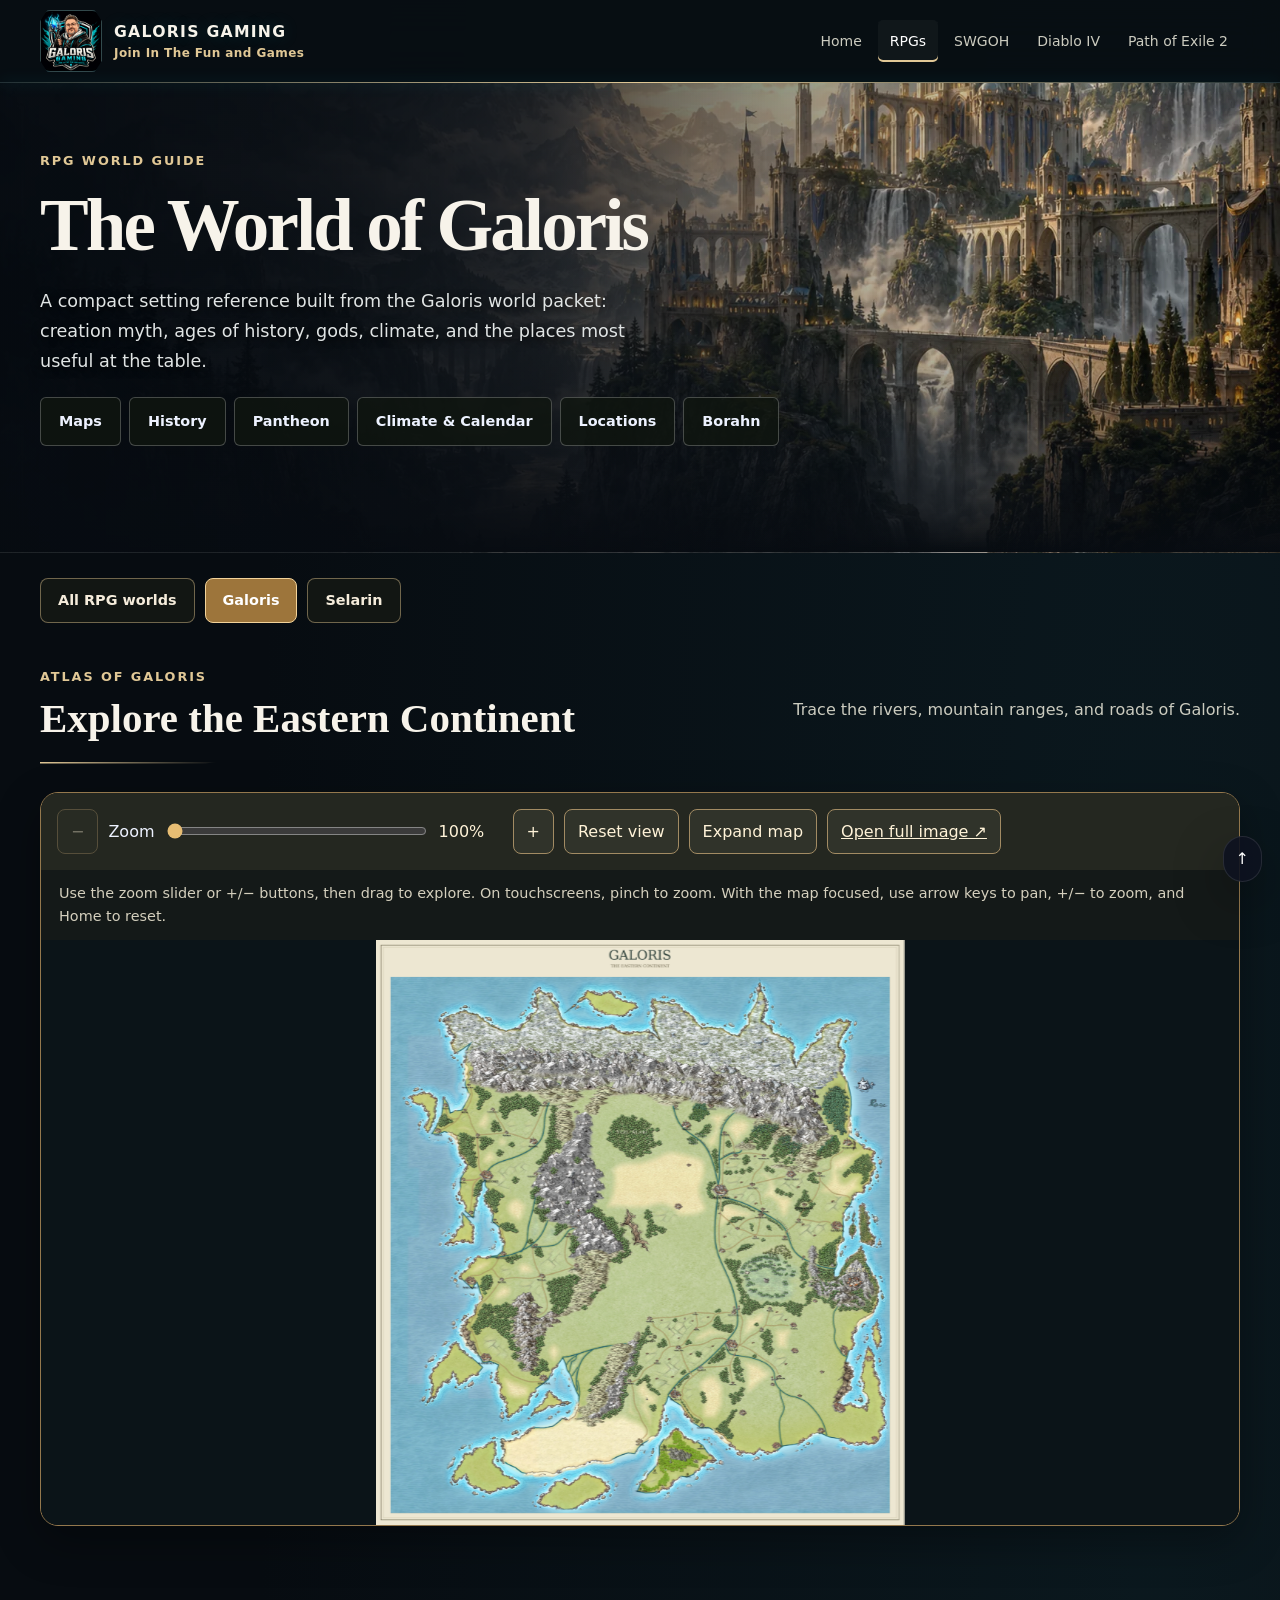
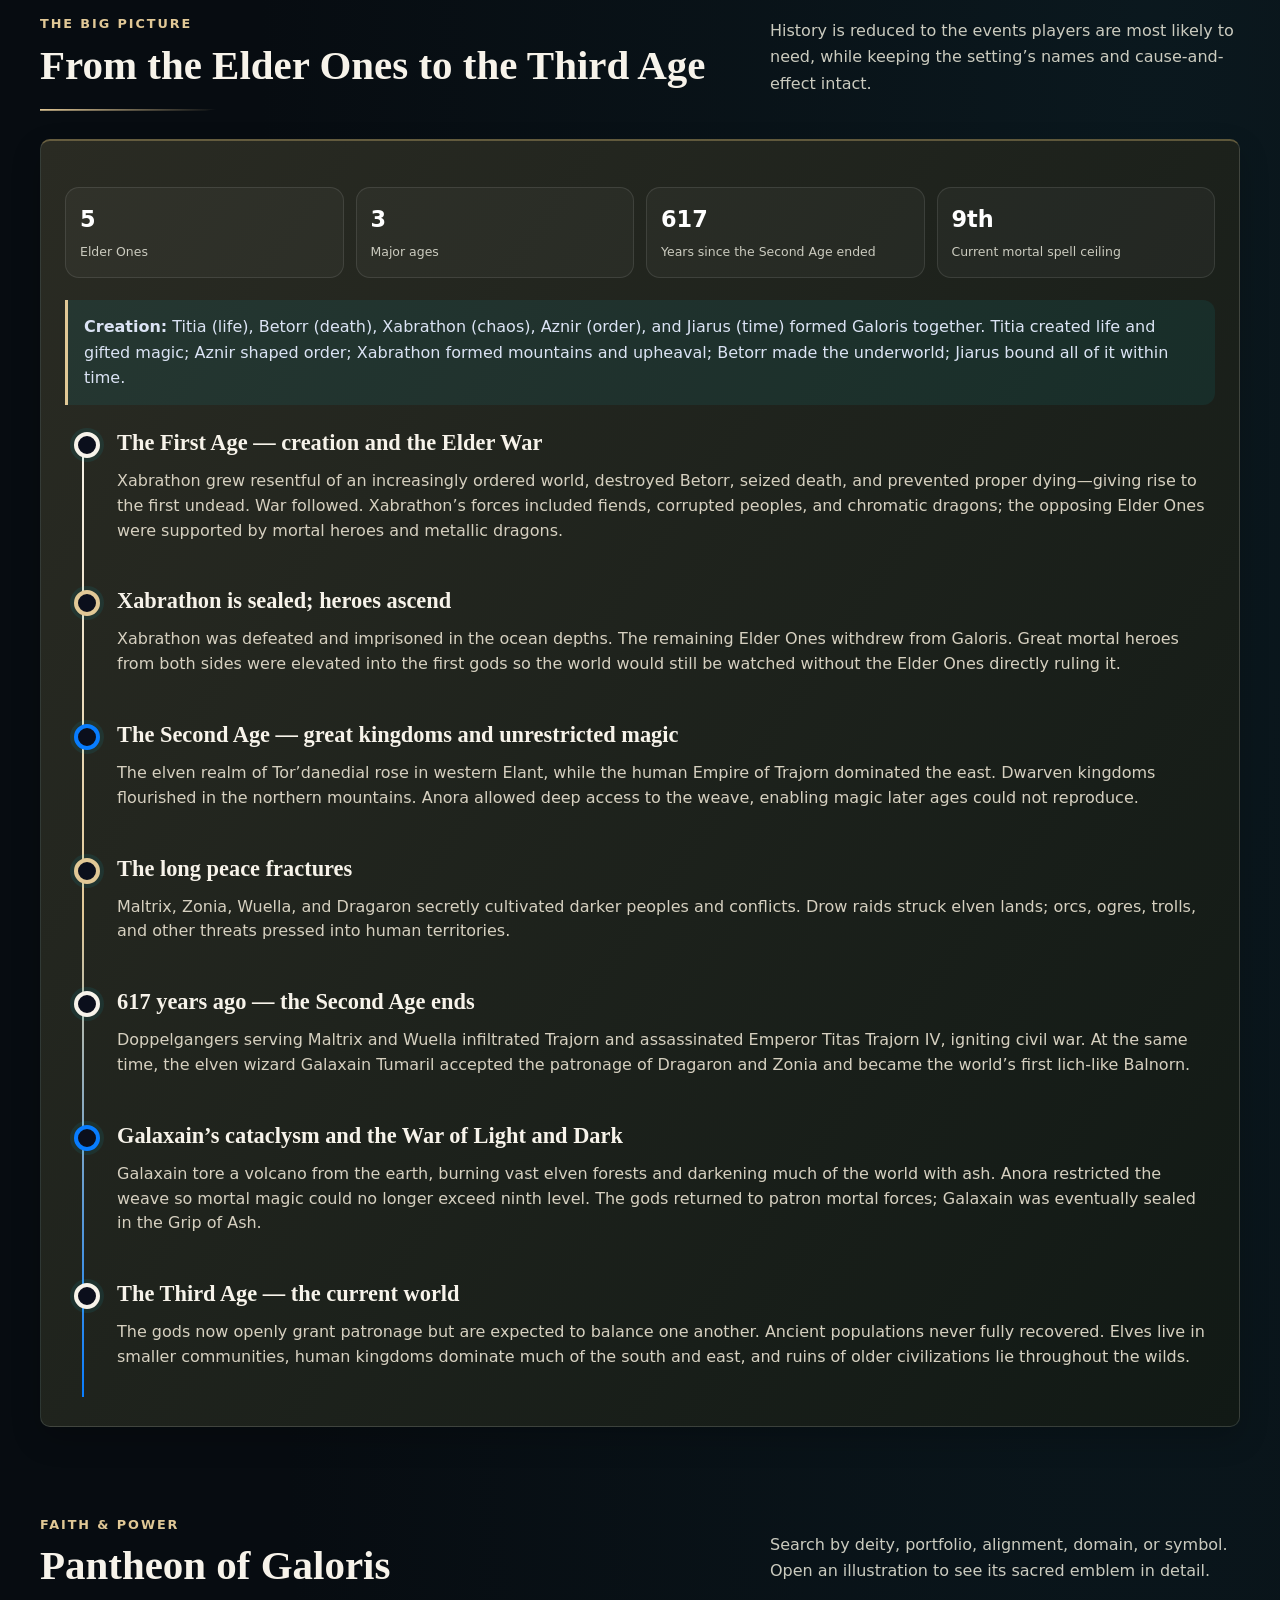
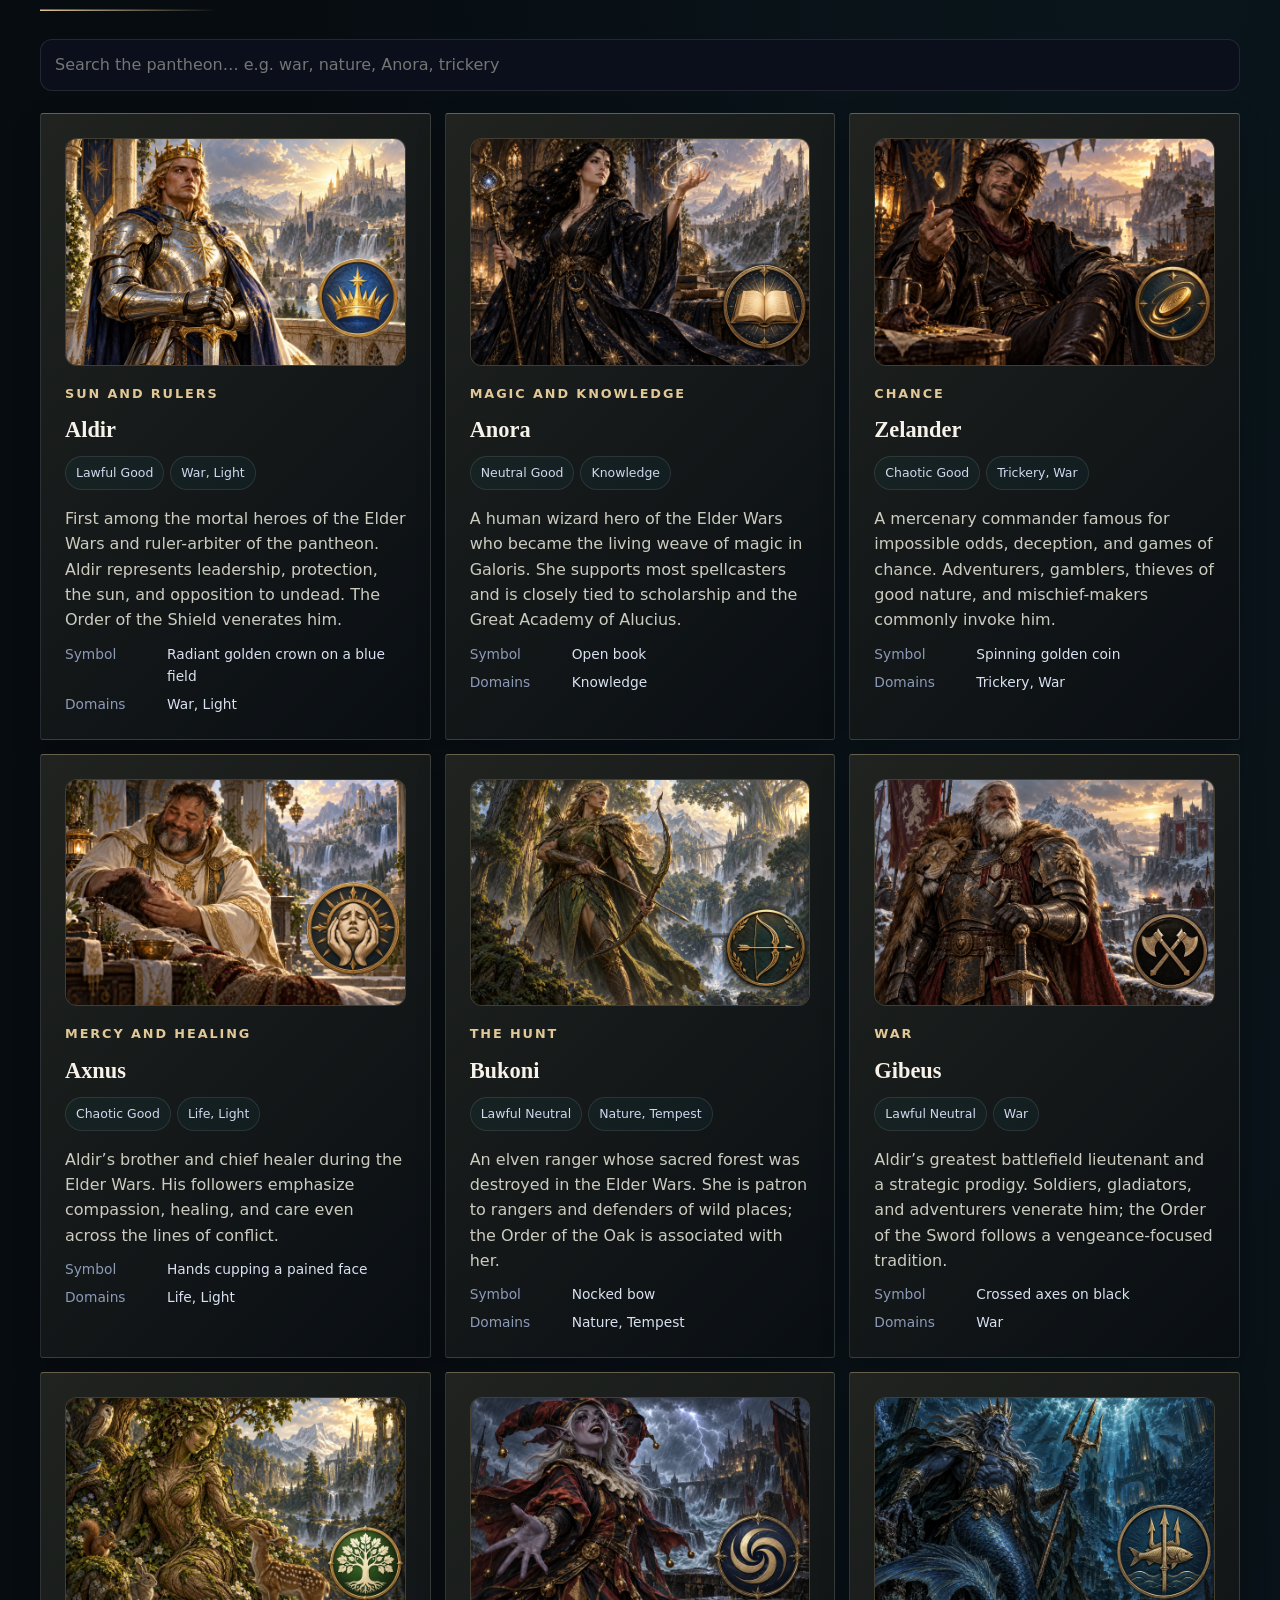
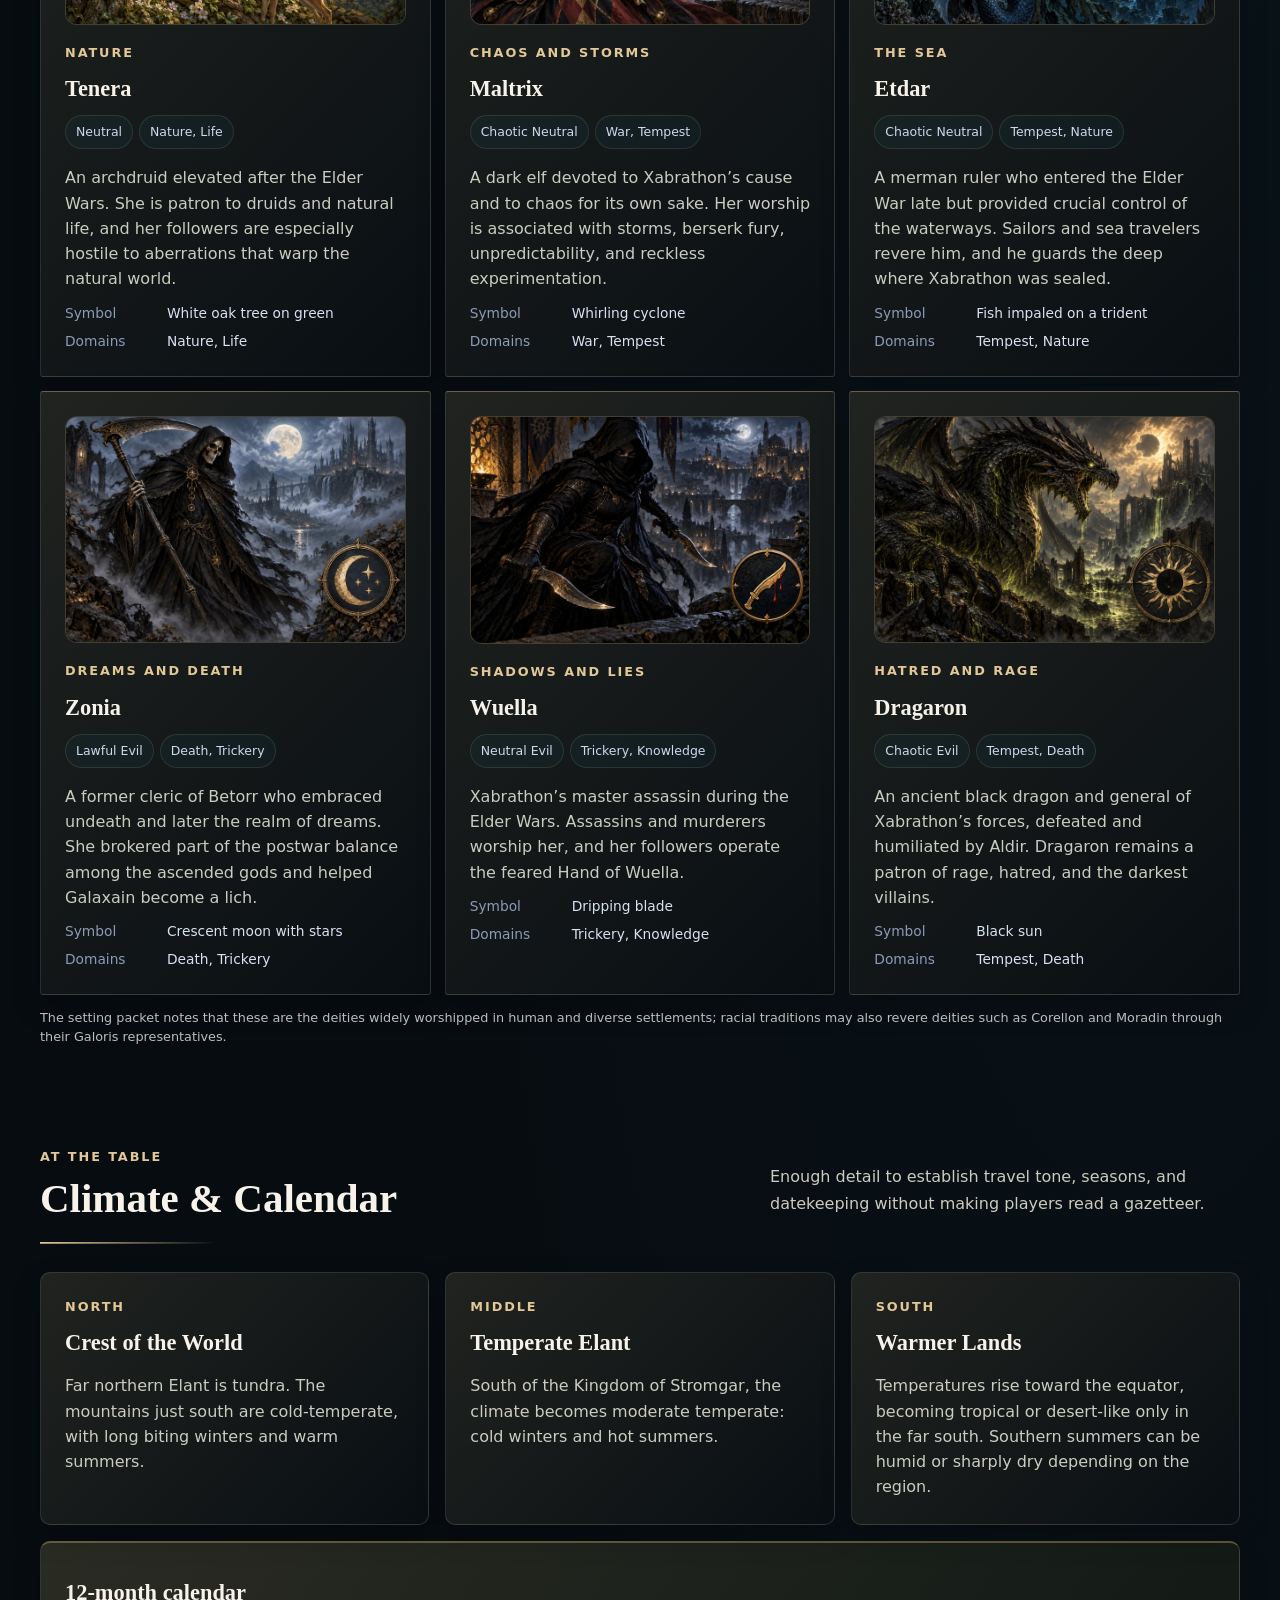
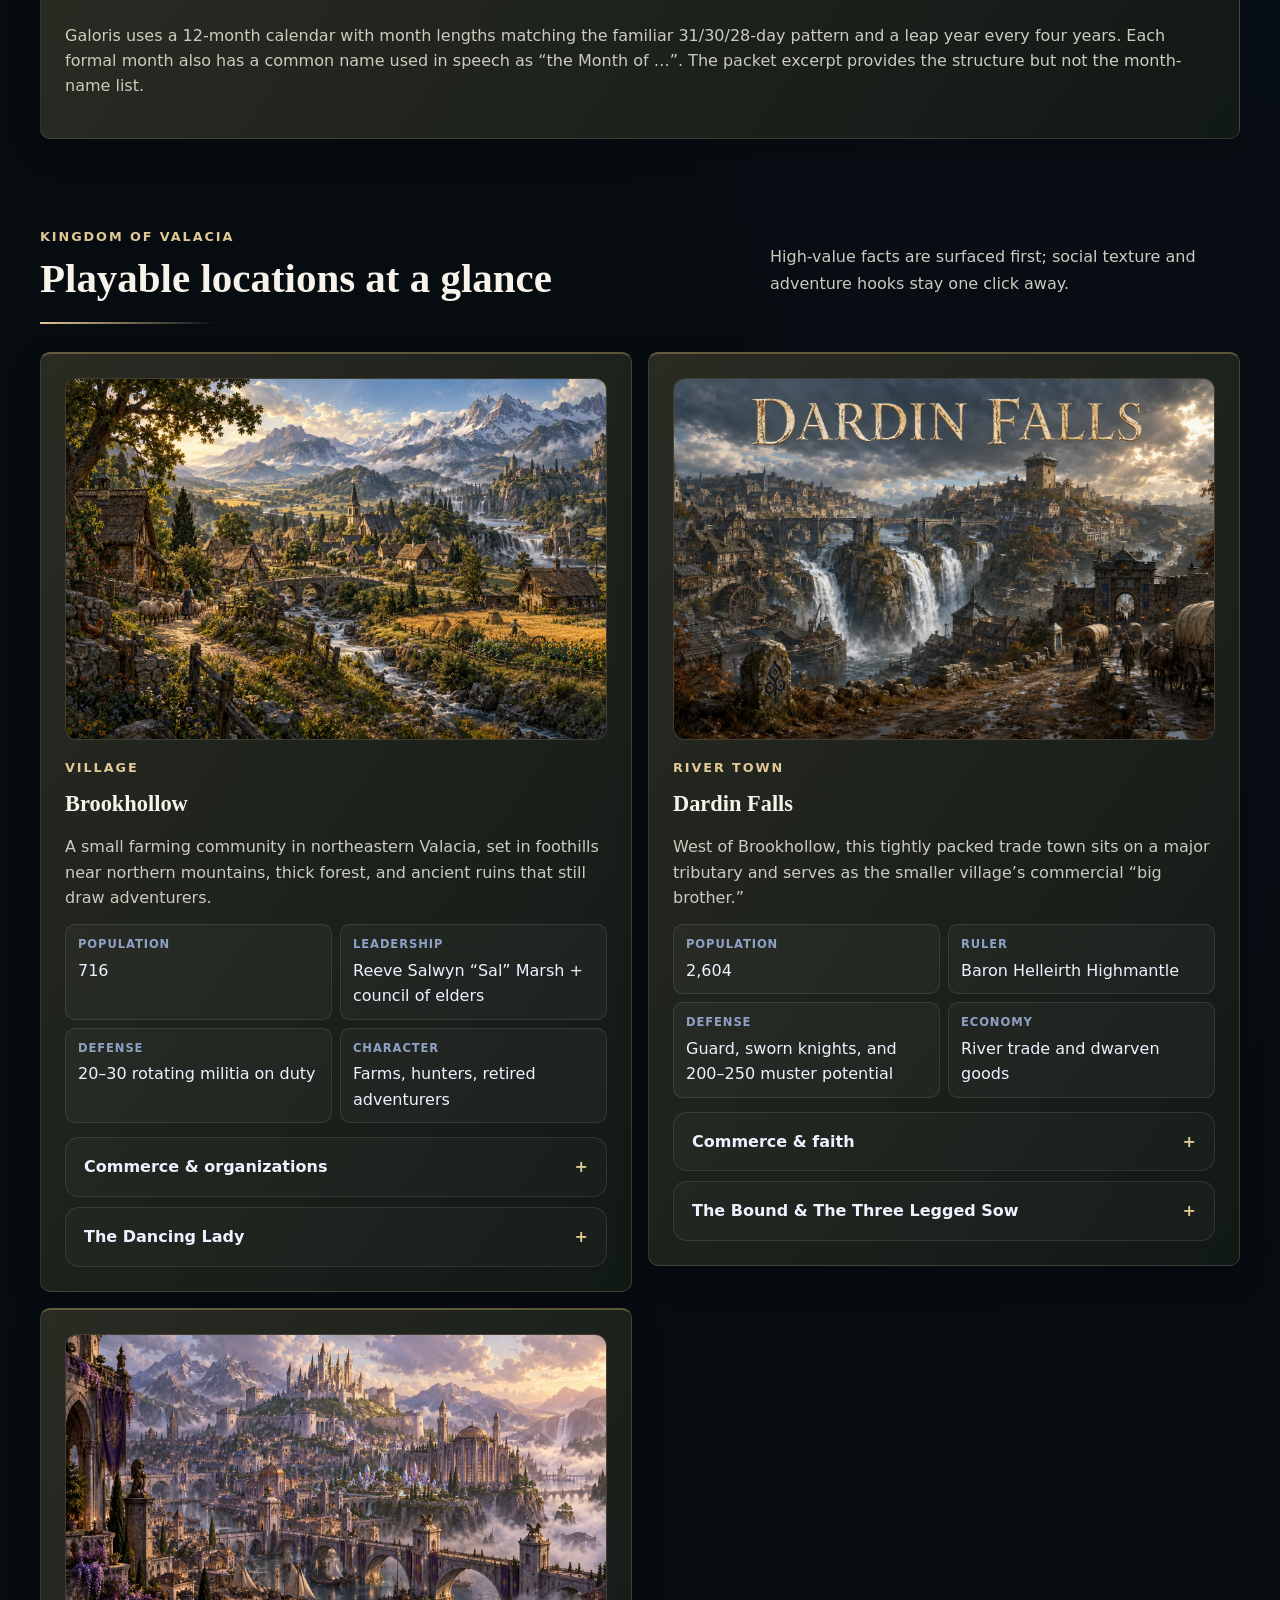
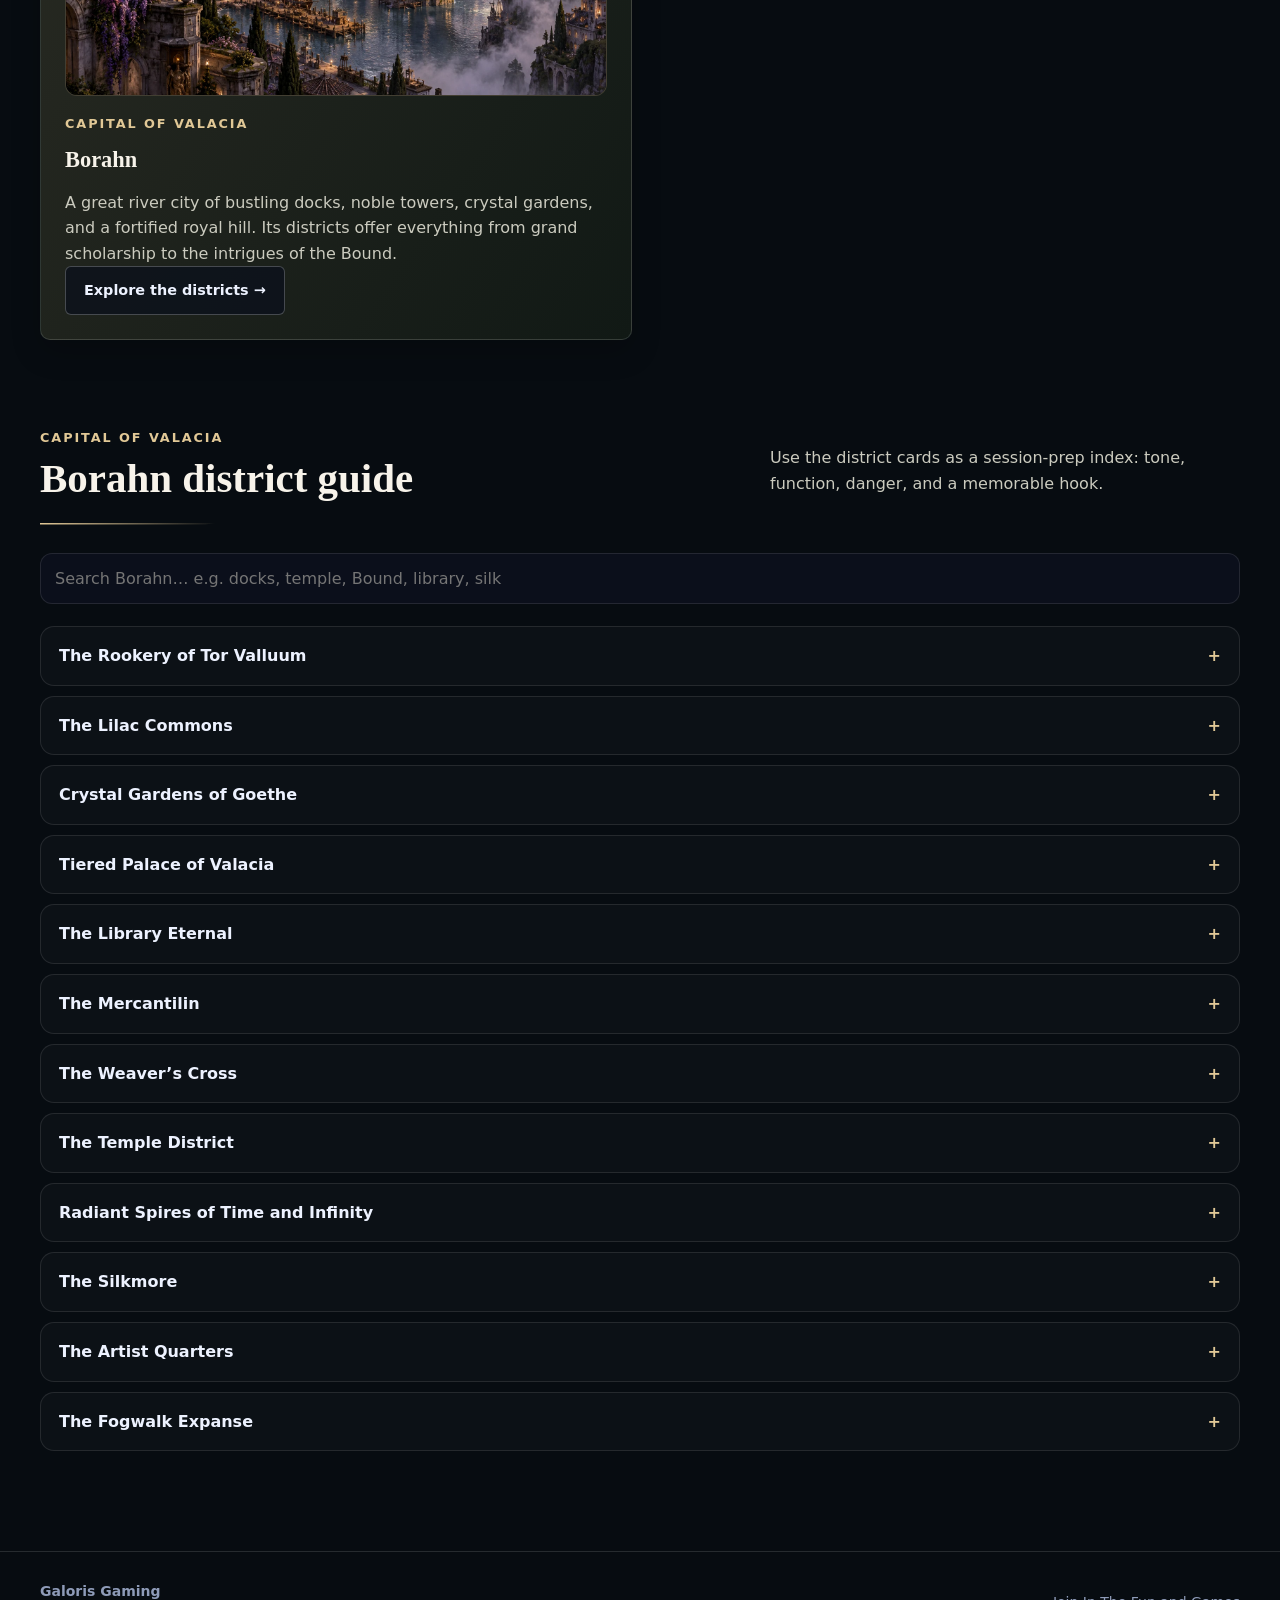
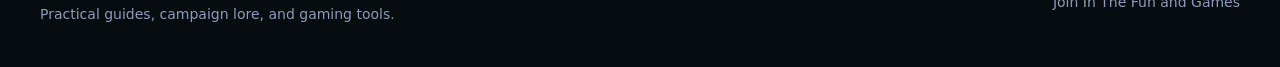
<file: rpg.html>
<!doctype html><html lang="en"><head><meta charset="utf-8"><meta name="viewport" content="width=device-width,initial-scale=1">
<title>World of Galoris • Galoris Gaming</title><meta name="description" content="A web-friendly guide to the world of Galoris."><link rel="icon" type="image/png" href="assets/favicon.png"><link rel="stylesheet" href="assets/styles.css?v=20260908-premium"><link rel="stylesheet" href="assets/premium.css?v=20260908-premium"><link rel="stylesheet" href="assets/map-viewer.css?v=20260909"><link rel="stylesheet" href="assets/selarin.css?v=20261015"></head>
<body data-page="rpg" data-realm="galoris">
<a class="skip-link" href="#content">Skip to content</a>
<header class="site-header">
  <div class="container nav-wrap">
    <a class="brand" href="index.html">
      <img src="assets/galoris-gaming-logo.png"  alt="Galoris Gaming crest">
      <span class="brand-copy"><strong>Galoris Gaming</strong><span>Join In The Fun and Games</span></span>
    </a>
    <button class="nav-toggle" aria-label="Toggle navigation">Menu</button>
    <nav class="site-nav" aria-label="Primary">
      <a href="index.html" data-page="home">Home</a>
      <a href="rpg-realms.html" data-page="rpg">RPGs</a>
      <a href="swgoh.html" data-page="swgoh">SWGOH</a>
      <a href="diablo4.html" data-page="diablo4">Diablo IV</a>
      <a href="poe2.html" data-page="poe2">Path of Exile 2</a>
    </nav>
  </div>
</header>
<main id="content">
<section class="hero"><div class="container hero-grid"><div>
<div class="eyebrow">RPG World Guide</div><h1>The World of Galoris</h1>
<p class="lead">A compact setting reference built from the Galoris world packet: creation myth, ages of history, gods, climate, and the places most useful at the table.</p>
<div class="section-nav"><a class="btn" href="#maps">Maps</a><a class="btn" href="#history">History</a><a class="btn" href="#pantheon">Pantheon</a><a class="btn" href="#climate">Climate & Calendar</a><a class="btn" href="#locations">Locations</a><a class="btn" href="#borahn">Borahn</a></div>
</div></div></section>
<div class="container"><nav class="realm-tabs" aria-label="Choose a campaign realm"><a href="rpg-realms.html" >All RPG worlds</a><a href="rpg.html" aria-current="page">Galoris</a><a href="rpg-selarin.html" >Selarin</a></nav></div>
<section class="section" id="maps"><div class="container">
<div class="section-head"><div><div class="eyebrow">Atlas of Galoris</div><h2>Explore the Eastern Continent</h2></div><p>Trace the rivers, mountain ranges, and roads of Galoris.</p></div>
<div class="map-viewer" data-map-viewer>
<div class="map-toolbar" hidden>
<button type="button" data-zoom-out aria-label="Zoom out">−</button>
<label for="map-zoom">Zoom</label><input id="map-zoom" type="range" min="100" max="1200" step="10" value="100"><output for="map-zoom">100%</output>
<button type="button" data-zoom-in aria-label="Zoom in">+</button>
<button type="button" data-reset>Reset view</button><button type="button" data-expand aria-expanded="false">Expand map</button>
<a href="assets/maps/galoris-east.webp" target="_blank" rel="noopener">Open full image ↗</a>
</div>
<p class="map-help" id="map-help">Use the zoom slider or +/− buttons, then drag to explore. On touchscreens, pinch to zoom. With the map focused, use arrow keys to pan, +/− to zoom, and Home to reset.</p>
<div class="map-viewport" tabindex="0" role="region" aria-label="Interactive map of the Eastern Continent" aria-describedby="map-help"><img src="assets/maps/galoris-east.webp" alt="Galoris Eastern Continent map with settlements, roads, rivers, forests, and mountain ranges" loading="lazy" draggable="false"></div>
<noscript><p><a href="assets/maps/galoris-east.webp">Open the full-resolution map</a> to zoom with your browser.</p></noscript>
</div></div></section>

<section class="section" id="history"><div class="container">
<div class="section-head"><div><div class="eyebrow">The big picture</div><h2>From the Elder Ones to the Third Age</h2></div><p>History is reduced to the events players are most likely to need, while keeping the setting’s names and cause-and-effect intact.</p></div>
<div class="panel">
<div class="metric-row"><div class="metric"><strong>5</strong><span>Elder Ones</span></div><div class="metric"><strong>3</strong><span>Major ages</span></div><div class="metric"><strong>617</strong><span>Years since the Second Age ended</span></div><div class="metric"><strong>9th</strong><span>Current mortal spell ceiling</span></div></div>
<div class="callout"><strong>Creation:</strong> Titia (life), Betorr (death), Xabrathon (chaos), Aznir (order), and Jiarus (time) formed Galoris together. Titia created life and gifted magic; Aznir shaped order; Xabrathon formed mountains and upheaval; Betorr made the underworld; Jiarus bound all of it within time.</div>
<div class="timeline">
<div class="timeline-item"><h3>The First Age — creation and the Elder War</h3><p>Xabrathon grew resentful of an increasingly ordered world, destroyed Betorr, seized death, and prevented proper dying—giving rise to the first undead. War followed. Xabrathon’s forces included fiends, corrupted peoples, and chromatic dragons; the opposing Elder Ones were supported by mortal heroes and metallic dragons.</p></div>
<div class="timeline-item"><h3>Xabrathon is sealed; heroes ascend</h3><p>Xabrathon was defeated and imprisoned in the ocean depths. The remaining Elder Ones withdrew from Galoris. Great mortal heroes from both sides were elevated into the first gods so the world would still be watched without the Elder Ones directly ruling it.</p></div>
<div class="timeline-item"><h3>The Second Age — great kingdoms and unrestricted magic</h3><p>The elven realm of Tor’danedial rose in western Elant, while the human Empire of Trajorn dominated the east. Dwarven kingdoms flourished in the northern mountains. Anora allowed deep access to the weave, enabling magic later ages could not reproduce.</p></div>
<div class="timeline-item"><h3>The long peace fractures</h3><p>Maltrix, Zonia, Wuella, and Dragaron secretly cultivated darker peoples and conflicts. Drow raids struck elven lands; orcs, ogres, trolls, and other threats pressed into human territories.</p></div>
<div class="timeline-item"><h3>617 years ago — the Second Age ends</h3><p>Doppelgangers serving Maltrix and Wuella infiltrated Trajorn and assassinated Emperor Titas Trajorn IV, igniting civil war. At the same time, the elven wizard Galaxain Tumaril accepted the patronage of Dragaron and Zonia and became the world’s first lich-like Balnorn.</p></div>
<div class="timeline-item"><h3>Galaxain’s cataclysm and the War of Light and Dark</h3><p>Galaxain tore a volcano from the earth, burning vast elven forests and darkening much of the world with ash. Anora restricted the weave so mortal magic could no longer exceed ninth level. The gods returned to patron mortal forces; Galaxain was eventually sealed in the Grip of Ash.</p></div>
<div class="timeline-item"><h3>The Third Age — the current world</h3><p>The gods now openly grant patronage but are expected to balance one another. Ancient populations never fully recovered. Elves live in smaller communities, human kingdoms dominate much of the south and east, and ruins of older civilizations lie throughout the wilds.</p></div>
</div></div></div></section>

<section class="section" id="pantheon"><div class="container">
<div class="section-head"><div><div class="eyebrow">Faith & power</div><h2>Pantheon of Galoris</h2></div><p>Search by deity, portfolio, alignment, domain, or symbol. Open an illustration to see its sacred emblem in detail.</p></div>
<div class="search-box"><input type="search" data-filter-input=".deity" placeholder="Search the pantheon… e.g. war, nature, Anora, trickery"></div>
<div class="deity-grid"><article class="card deity filter-item" data-search="Aldir Sun and Rulers Lawful Good War, Light Radiant golden crown on a blue field First among the mortal heroes of the Elder Wars and ruler-arbiter of the pantheon. Aldir represents leadership, protection, the sun, and opposition to undead. The Order of the Shield venerates him."><a class="lore-art" href="assets/lore/aldir.webp" target="_blank" rel="noopener" aria-label="View Aldir illustration and symbol"><img src="assets/lore/aldir.webp" width="1536" height="1024" loading="lazy" alt="Aldir, illustrated with sacred symbol: Radiant golden crown on a blue field"></a>
      <div class="kicker">Sun and Rulers</div><h3>Aldir</h3>
      <div class="deity-meta"><span class="tag">Lawful Good</span><span class="tag">War, Light</span></div>
      <p>First among the mortal heroes of the Elder Wars and ruler-arbiter of the pantheon. Aldir represents leadership, protection, the sun, and opposition to undead. The Order of the Shield venerates him.</p>
      <dl><dt>Symbol</dt><dd>Radiant golden crown on a blue field</dd><dt>Domains</dt><dd>War, Light</dd></dl>
    </article>
<article class="card deity filter-item" data-search="Anora Magic and Knowledge Neutral Good Knowledge Open book A human wizard hero of the Elder Wars who became the living weave of magic in Galoris. She supports most spellcasters and is closely tied to scholarship and the Great Academy of Alucius."><a class="lore-art" href="assets/lore/anora.webp" target="_blank" rel="noopener" aria-label="View Anora illustration and symbol"><img src="assets/lore/anora.webp" width="1536" height="1024" loading="lazy" alt="Anora, illustrated with sacred symbol: An open book"></a>
      <div class="kicker">Magic and Knowledge</div><h3>Anora</h3>
      <div class="deity-meta"><span class="tag">Neutral Good</span><span class="tag">Knowledge</span></div>
      <p>A human wizard hero of the Elder Wars who became the living weave of magic in Galoris. She supports most spellcasters and is closely tied to scholarship and the Great Academy of Alucius.</p>
      <dl><dt>Symbol</dt><dd>Open book</dd><dt>Domains</dt><dd>Knowledge</dd></dl>
    </article>
<article class="card deity filter-item" data-search="Zelander Chance Chaotic Good Trickery, War Spinning golden coin A mercenary commander famous for impossible odds, deception, and games of chance. Adventurers, gamblers, thieves of good nature, and mischief-makers commonly invoke him."><a class="lore-art" href="assets/lore/zelander.webp" target="_blank" rel="noopener" aria-label="View Zelander illustration and symbol"><img src="assets/lore/zelander.webp" width="1536" height="1024" loading="lazy" alt="Zelander, illustrated with sacred symbol: Spinning golden coin"></a>
      <div class="kicker">Chance</div><h3>Zelander</h3>
      <div class="deity-meta"><span class="tag">Chaotic Good</span><span class="tag">Trickery, War</span></div>
      <p>A mercenary commander famous for impossible odds, deception, and games of chance. Adventurers, gamblers, thieves of good nature, and mischief-makers commonly invoke him.</p>
      <dl><dt>Symbol</dt><dd>Spinning golden coin</dd><dt>Domains</dt><dd>Trickery, War</dd></dl>
    </article>
<article class="card deity filter-item" data-search="Axnus Mercy and Healing Chaotic Good Life, Light Hands cupping a pained face Aldir’s brother and chief healer during the Elder Wars. His followers emphasize compassion, healing, and care even across the lines of conflict."><a class="lore-art" href="assets/lore/axnus.webp" target="_blank" rel="noopener" aria-label="View Axnus illustration and symbol"><img src="assets/lore/axnus.webp" width="1536" height="1024" loading="lazy" alt="Axnus, illustrated with sacred symbol: Hands cupping a pained face"></a>
      <div class="kicker">Mercy and Healing</div><h3>Axnus</h3>
      <div class="deity-meta"><span class="tag">Chaotic Good</span><span class="tag">Life, Light</span></div>
      <p>Aldir’s brother and chief healer during the Elder Wars. His followers emphasize compassion, healing, and care even across the lines of conflict.</p>
      <dl><dt>Symbol</dt><dd>Hands cupping a pained face</dd><dt>Domains</dt><dd>Life, Light</dd></dl>
    </article>
<article class="card deity filter-item" data-search="Bukoni The Hunt Lawful Neutral Nature, Tempest Nocked bow An elven ranger whose sacred forest was destroyed in the Elder Wars. She is patron to rangers and defenders of wild places; the Order of the Oak is associated with her."><a class="lore-art" href="assets/lore/bukoni.webp" target="_blank" rel="noopener" aria-label="View Bukoni illustration and symbol"><img src="assets/lore/bukoni.webp" width="1536" height="1024" loading="lazy" alt="Bukoni, illustrated with sacred symbol: A bow with an arrow nocked"></a>
      <div class="kicker">The Hunt</div><h3>Bukoni</h3>
      <div class="deity-meta"><span class="tag">Lawful Neutral</span><span class="tag">Nature, Tempest</span></div>
      <p>An elven ranger whose sacred forest was destroyed in the Elder Wars. She is patron to rangers and defenders of wild places; the Order of the Oak is associated with her.</p>
      <dl><dt>Symbol</dt><dd>Nocked bow</dd><dt>Domains</dt><dd>Nature, Tempest</dd></dl>
    </article>
<article class="card deity filter-item" data-search="Gibeus War Lawful Neutral War Crossed axes on black Aldir’s greatest battlefield lieutenant and a strategic prodigy. Soldiers, gladiators, and adventurers venerate him; the Order of the Sword follows a vengeance-focused tradition."><a class="lore-art" href="assets/lore/gibeus.webp" target="_blank" rel="noopener" aria-label="View Gibeus illustration and symbol"><img src="assets/lore/gibeus.webp" width="1536" height="1024" loading="lazy" alt="Gibeus, illustrated with sacred symbol: Crossed axes on black"></a>
      <div class="kicker">War</div><h3>Gibeus</h3>
      <div class="deity-meta"><span class="tag">Lawful Neutral</span><span class="tag">War</span></div>
      <p>Aldir’s greatest battlefield lieutenant and a strategic prodigy. Soldiers, gladiators, and adventurers venerate him; the Order of the Sword follows a vengeance-focused tradition.</p>
      <dl><dt>Symbol</dt><dd>Crossed axes on black</dd><dt>Domains</dt><dd>War</dd></dl>
    </article>
<article class="card deity filter-item" data-search="Tenera Nature Neutral Nature, Life White oak tree on green An archdruid elevated after the Elder Wars. She is patron to druids and natural life, and her followers are especially hostile to aberrations that warp the natural world."><a class="lore-art" href="assets/lore/tenera.webp" target="_blank" rel="noopener" aria-label="View Tenera illustration and symbol"><img src="assets/lore/tenera.webp" width="1536" height="1024" loading="lazy" alt="Tenera, illustrated with sacred symbol: White oak tree on green"></a>
      <div class="kicker">Nature</div><h3>Tenera</h3>
      <div class="deity-meta"><span class="tag">Neutral</span><span class="tag">Nature, Life</span></div>
      <p>An archdruid elevated after the Elder Wars. She is patron to druids and natural life, and her followers are especially hostile to aberrations that warp the natural world.</p>
      <dl><dt>Symbol</dt><dd>White oak tree on green</dd><dt>Domains</dt><dd>Nature, Life</dd></dl>
    </article>
<article class="card deity filter-item" data-search="Maltrix Chaos and Storms Chaotic Neutral War, Tempest Whirling cyclone A dark elf devoted to Xabrathon’s cause and to chaos for its own sake. Her worship is associated with storms, berserk fury, unpredictability, and reckless experimentation."><a class="lore-art" href="assets/lore/maltrix.webp" target="_blank" rel="noopener" aria-label="View Maltrix illustration and symbol"><img src="assets/lore/maltrix.webp" width="1536" height="1024" loading="lazy" alt="Maltrix, illustrated with sacred symbol: Whirling cyclone"></a>
      <div class="kicker">Chaos and Storms</div><h3>Maltrix</h3>
      <div class="deity-meta"><span class="tag">Chaotic Neutral</span><span class="tag">War, Tempest</span></div>
      <p>A dark elf devoted to Xabrathon’s cause and to chaos for its own sake. Her worship is associated with storms, berserk fury, unpredictability, and reckless experimentation.</p>
      <dl><dt>Symbol</dt><dd>Whirling cyclone</dd><dt>Domains</dt><dd>War, Tempest</dd></dl>
    </article>
<article class="card deity filter-item" data-search="Etdar The Sea Chaotic Neutral Tempest, Nature Fish impaled on a trident A merman ruler who entered the Elder War late but provided crucial control of the waterways. Sailors and sea travelers revere him, and he guards the deep where Xabrathon was sealed."><a class="lore-art" href="assets/lore/etdar.webp" target="_blank" rel="noopener" aria-label="View Etdar illustration and symbol"><img src="assets/lore/etdar.webp" width="1536" height="1024" loading="lazy" alt="Etdar, illustrated with sacred symbol: Fish impaled on a trident, clean heraldic depiction without gore"></a>
      <div class="kicker">The Sea</div><h3>Etdar</h3>
      <div class="deity-meta"><span class="tag">Chaotic Neutral</span><span class="tag">Tempest, Nature</span></div>
      <p>A merman ruler who entered the Elder War late but provided crucial control of the waterways. Sailors and sea travelers revere him, and he guards the deep where Xabrathon was sealed.</p>
      <dl><dt>Symbol</dt><dd>Fish impaled on a trident</dd><dt>Domains</dt><dd>Tempest, Nature</dd></dl>
    </article>
<article class="card deity filter-item" data-search="Zonia Dreams and Death Lawful Evil Death, Trickery Crescent moon with stars A former cleric of Betorr who embraced undeath and later the realm of dreams. She brokered part of the postwar balance among the ascended gods and helped Galaxain become a lich."><a class="lore-art" href="assets/lore/zonia.webp" target="_blank" rel="noopener" aria-label="View Zonia illustration and symbol"><img src="assets/lore/zonia.webp" width="1536" height="1024" loading="lazy" alt="Zonia, illustrated with sacred symbol: Crescent moon with stars"></a>
      <div class="kicker">Dreams and Death</div><h3>Zonia</h3>
      <div class="deity-meta"><span class="tag">Lawful Evil</span><span class="tag">Death, Trickery</span></div>
      <p>A former cleric of Betorr who embraced undeath and later the realm of dreams. She brokered part of the postwar balance among the ascended gods and helped Galaxain become a lich.</p>
      <dl><dt>Symbol</dt><dd>Crescent moon with stars</dd><dt>Domains</dt><dd>Death, Trickery</dd></dl>
    </article>
<article class="card deity filter-item" data-search="Wuella Shadows and Lies Neutral Evil Trickery, Knowledge Dripping blade Xabrathon’s master assassin during the Elder Wars. Assassins and murderers worship her, and her followers operate the feared Hand of Wuella."><a class="lore-art" href="assets/lore/wuella.webp" target="_blank" rel="noopener" aria-label="View Wuella illustration and symbol"><img src="assets/lore/wuella.webp" width="1536" height="1024" loading="lazy" alt="Wuella, illustrated with sacred symbol: Dripping blade"></a>
      <div class="kicker">Shadows and Lies</div><h3>Wuella</h3>
      <div class="deity-meta"><span class="tag">Neutral Evil</span><span class="tag">Trickery, Knowledge</span></div>
      <p>Xabrathon’s master assassin during the Elder Wars. Assassins and murderers worship her, and her followers operate the feared Hand of Wuella.</p>
      <dl><dt>Symbol</dt><dd>Dripping blade</dd><dt>Domains</dt><dd>Trickery, Knowledge</dd></dl>
    </article>
<article class="card deity filter-item" data-search="Dragaron Hatred and Rage Chaotic Evil Tempest, Death Black sun An ancient black dragon and general of Xabrathon’s forces, defeated and humiliated by Aldir. Dragaron remains a patron of rage, hatred, and the darkest villains."><a class="lore-art" href="assets/lore/dragaron.webp" target="_blank" rel="noopener" aria-label="View Dragaron illustration and symbol"><img src="assets/lore/dragaron.webp" width="1536" height="1024" loading="lazy" alt="Dragaron, illustrated with sacred symbol: Black sun"></a>
      <div class="kicker">Hatred and Rage</div><h3>Dragaron</h3>
      <div class="deity-meta"><span class="tag">Chaotic Evil</span><span class="tag">Tempest, Death</span></div>
      <p>An ancient black dragon and general of Xabrathon’s forces, defeated and humiliated by Aldir. Dragaron remains a patron of rage, hatred, and the darkest villains.</p>
      <dl><dt>Symbol</dt><dd>Black sun</dd><dt>Domains</dt><dd>Tempest, Death</dd></dl>
    </article></div>
<p class="source-note">The setting packet notes that these are the deities widely worshipped in human and diverse settlements; racial traditions may also revere deities such as Corellon and Moradin through their Galoris representatives.</p>
</div></section>

<section class="section" id="climate"><div class="container">
<div class="section-head"><div><div class="eyebrow">At the table</div><h2>Climate & Calendar</h2></div><p>Enough detail to establish travel tone, seasons, and datekeeping without making players read a gazetteer.</p></div>
<div class="card-grid">
<div class="card"><div class="kicker">North</div><h3>Crest of the World</h3><p>Far northern Elant is tundra. The mountains just south are cold-temperate, with long biting winters and warm summers.</p></div>
<div class="card"><div class="kicker">Middle</div><h3>Temperate Elant</h3><p>South of the Kingdom of Stromgar, the climate becomes moderate temperate: cold winters and hot summers.</p></div>
<div class="card"><div class="kicker">South</div><h3>Warmer Lands</h3><p>Temperatures rise toward the equator, becoming tropical or desert-like only in the far south. Southern summers can be humid or sharply dry depending on the region.</p></div>
</div>
<div class="panel" style="margin-top:16px"><h3>12-month calendar</h3><p>Galoris uses a 12-month calendar with month lengths matching the familiar 31/30/28-day pattern and a leap year every four years. Each formal month also has a common name used in speech as “the Month of …”. The packet excerpt provides the structure but not the month-name list.</p></div>
</div></section>

<section class="section" id="locations"><div class="container">
<div class="section-head"><div><div class="eyebrow">Kingdom of Valacia</div><h2>Playable locations at a glance</h2></div><p>High-value facts are surfaced first; social texture and adventure hooks stay one click away.</p></div>
<div class="location-grid">
<article class="card location-card filter-item" data-search="Brookhollow Valacia Salwyn Marsh Dancing Lady Tenera Bukoni Aldir Anora"><a class="lore-art city-art" href="assets/lore/brookhollow.webp" target="_blank" rel="noopener" aria-label="View Brookhollow artwork"><img src="assets/lore/brookhollow.webp" loading="lazy" alt="Brookhollow — fantasy settlement illustration"></a>
<div class="kicker">Village</div><h3>Brookhollow</h3><p>A small farming community in northeastern Valacia, set in foothills near northern mountains, thick forest, and ancient ruins that still draw adventurers.</p>
<div class="facts"><div class="fact"><b>Population</b><span>716</span></div><div class="fact"><b>Leadership</b><span>Reeve Salwyn “Sal” Marsh + council of elders</span></div><div class="fact"><b>Defense</b><span>20–30 rotating militia on duty</span></div><div class="fact"><b>Character</b><span>Farms, hunters, retired adventurers</span></div></div>
<details><summary>Commerce & organizations</summary><div class="details-body">Traveling merchants and peddlers bring most exotic goods. Salwyn’s Trading Post is the local commercial hub. A temple to Tenera serves the farming population, with shrines to Bukoni, Aldir, and Anora. The village also has a council of elders and a socially influential “knitting circle.”</div></details>
<details><summary>The Dancing Lady</summary><div class="details-body">A large three-story inn with 12 guest rooms, a busy common room, strong food reputation, and locally famous hard cider. Proprietor Ezmerelda “Zelda” is jovial but formidable; her husband Mika is a retired adventurer missing a hand.</div></details>
</article>
<article class="card location-card filter-item" data-search="Dardin Falls Baron Helleirth Highmantle Three Legged Sow Bound Zelander Axnus Gibeus"><a class="lore-art city-art" href="assets/lore/dardin-falls.webp" target="_blank" rel="noopener" aria-label="View Dardin Falls artwork"><img src="assets/lore/dardin-falls.webp" loading="lazy" alt="Dardin Falls — fantasy settlement illustration"></a>
<div class="kicker">River town</div><h3>Dardin Falls</h3><p>West of Brookhollow, this tightly packed trade town sits on a major tributary and serves as the smaller village’s commercial “big brother.”</p>
<div class="facts"><div class="fact"><b>Population</b><span>2,604</span></div><div class="fact"><b>Ruler</b><span>Baron Helleirth Highmantle</span></div><div class="fact"><b>Defense</b><span>Guard, sworn knights, and 200–250 muster potential</span></div><div class="fact"><b>Economy</b><span>River trade and dwarven goods</span></div></div>
<details><summary>Commerce & faith</summary><div class="details-body">Trade flows from local lands and the dwarven kingdom of Dornhammer through the Dardin Tributary and Gniss River. Zelander has the largest temple; Axnus and Gibeus also have established worship. Major trading interests include the West Independent Company, Trader’s Guild, and Mithril Merchants.</div></details>
<details><summary>The Bound & The Three Legged Sow</summary><div class="details-body">Dardin Falls has an organized criminal presence tied to the Bound in Borahn. The Three Legged Sow near the docks caters to commoners, adventurers, and rougher clientele. Owner Marcus Dwillin is believed to have an understanding with the Bound and employs five half-orc bouncers.</div></details>
</article>
<article class="card location-card"><a class="lore-art city-art" href="assets/lore/borahn.webp" target="_blank" rel="noopener" aria-label="View Borahn artwork"><img src="assets/lore/borahn.webp" loading="lazy" alt="Borahn: river docks, lilac stone towers and the tiered royal palace"></a><div class="kicker">Capital of Valacia</div><h3>Borahn</h3><p>A great river city of bustling docks, noble towers, crystal gardens, and a fortified royal hill. Its districts offer everything from grand scholarship to the intrigues of the Bound.</p><a class="btn" href="#borahn">Explore the districts →</a></article>
</div>
</div></section>

<section class="section" id="borahn"><div class="container">
<div class="section-head"><div><div class="eyebrow">Capital of Valacia</div><h2>Borahn district guide</h2></div><p>Use the district cards as a session-prep index: tone, function, danger, and a memorable hook.</p></div>
<div class="search-box"><input type="search" data-filter-input="#borahn .filter-item" placeholder="Search Borahn… e.g. docks, temple, Bound, library, silk"></div>
<div><details class="filter-item" data-search="The Rookery of Tor Valluum Borahn’s northeastern docks and slums. River traffic from the Gniss, Tazuew, and Dardin systems enters here. The docks are controlled, but the damp maze beyond is poor, crowded, and strongly influenced by the Bound. The Broken Candle is a notable low-cost inn."><summary>The Rookery of Tor Valluum</summary><div class="details-body">Borahn’s northeastern docks and slums. River traffic from the Gniss, Tazuew, and Dardin systems enters here. The docks are controlled, but the damp maze beyond is poor, crowded, and strongly influenced by the Bound. The Broken Candle is a notable low-cost inn.</div></details>
<details class="filter-item" data-search="The Lilac Commons The wealthy northeastern district of noble towers, palaces, and powerful merchant households, named for the pale lilac stone used in its architecture. It is heavily guarded and shadowed by rumors of illicit fight clubs and illegal flesh trade."><summary>The Lilac Commons</summary><div class="details-body">The wealthy northeastern district of noble towers, palaces, and powerful merchant households, named for the pale lilac stone used in its architecture. It is heavily guarded and shadowed by rumors of illicit fight clubs and illegal flesh trade.</div></details>
<details class="filter-item" data-search="Crystal Gardens of Goethe A vast botanical garden and wildlife reserve built around towering colored crystals. Magic keeps visitors on safe paths and stabilizes the climate, while curators use special crystals to cross the barriers."><summary>Crystal Gardens of Goethe</summary><div class="details-body">A vast botanical garden and wildlife reserve built around towering colored crystals. Magic keeps visitors on safe paths and stabilizes the climate, while curators use special crystals to cross the barriers.</div></details>
<details class="filter-item" data-search="Tiered Palace of Valacia The royal palace crowns the city’s highest hill. Four fortified baileys climb toward a central castle, and the entire hill functions like a town-sized defensive complex. Rumors persist of extensive tunnels and caverns below."><summary>Tiered Palace of Valacia</summary><div class="details-body">The royal palace crowns the city’s highest hill. Four fortified baileys climb toward a central castle, and the entire hill functions like a town-sized defensive complex. Rumors persist of extensive tunnels and caverns below.</div></details>
<details class="filter-item" data-search="The Library Eternal Borahn’s scholar district, centered on a magically expanded repository run by the Scrivners. Anora is revered here. The mysterious Tower of Concordance sometimes vanishes and later returns to the same site."><summary>The Library Eternal</summary><div class="details-body">Borahn’s scholar district, centered on a magically expanded repository run by the Scrivners. Anora is revered here. The mysterious Tower of Concordance sometimes vanishes and later returns to the same site.</div></details>
<details class="filter-item" data-search="The Mercantilin The main merchant district and home to Borahn’s grand bazaar. Nearly every imaginable trade good can be found here, along with arcane materials, hawkers, beggars, and pickpockets. The Bound are rumored to organize some street activity."><summary>The Mercantilin</summary><div class="details-body">The main merchant district and home to Borahn’s grand bazaar. Nearly every imaginable trade good can be found here, along with arcane materials, hawkers, beggars, and pickpockets. The Bound are rumored to organize some street activity.</div></details>
<details class="filter-item" data-search="The Weaver’s Cross A well-kept middle-class district south of the palace. Neighborhoods organize much of their own upkeep, and prosperous families often grow here before eventually moving into the Lilac Commons."><summary>The Weaver’s Cross</summary><div class="details-body">A well-kept middle-class district south of the palace. Neighborhoods organize much of their own upkeep, and prosperous families often grow here before eventually moving into the Lilac Commons.</div></details>
<details class="filter-item" data-search="The Temple District A dense concentration of temples and shrines. Aldir, Anora, Axnus, and Gibeus have the largest temples, while Zelander, Bukoni, Tenera, and Etdar also have established worship. Hidden shrines to darker deities are rumored underground."><summary>The Temple District</summary><div class="details-body">A dense concentration of temples and shrines. Aldir, Anora, Axnus, and Gibeus have the largest temples, while Zelander, Bukoni, Tenera, and Etdar also have established worship. Hidden shrines to darker deities are rumored underground.</div></details>
<details class="filter-item" data-search="Radiant Spires of Time and Infinity Two sealed towers in the southwest, linked by visible arcane energy. They have resisted force, spells, and guile for roughly four centuries. Local prophecy says they may open in Valacia’s darkest hour."><summary>Radiant Spires of Time and Infinity</summary><div class="details-body">Two sealed towers in the southwest, linked by visible arcane energy. They have resisted force, spells, and guile for roughly four centuries. Local prophecy says they may open in Valacia’s darkest hour.</div></details>
<details class="filter-item" data-search="The Silkmore A heavily guarded industrial district producing one of Borahn’s major exports: silk. Recent rumors claim attempts to breed larger spiders have led to dog-sized specimens on city rooftops."><summary>The Silkmore</summary><div class="details-body">A heavily guarded industrial district producing one of Borahn’s major exports: silk. Recent rumors claim attempts to breed larger spiders have led to dog-sized specimens on city rooftops.</div></details>
<details class="filter-item" data-search="The Artist Quarters A district of theaters, galleries, performers, and ambitious architecture. Patronage from nobles and merchants sustains much of the artistic life, though that patronage can come with social pressure."><summary>The Artist Quarters</summary><div class="details-body">A district of theaters, galleries, performers, and ambitious architecture. Patronage from nobles and merchants sustains much of the artistic life, though that patronage can come with social pressure.</div></details>
<details class="filter-item" data-search="The Fogwalk Expanse The southern docks, laced with canals and bridges. Wealthier shipping interests dominate here, controls are tighter than in the Rookery, and evening fog gives the district its name. A strict curfew creates opportunities for risk-takers."><summary>The Fogwalk Expanse</summary><div class="details-body">The southern docks, laced with canals and bridges. Wealthier shipping interests dominate here, controls are tighter than in the Rookery, and evening fog gives the district its name. A strict curfew creates opportunities for risk-takers.</div></details></div>
</div></section>
</main>
<footer class="site-footer">
  <div class="container footer-row">
    <div><strong>Galoris Gaming</strong><br>Practical guides, campaign lore, and gaming tools.</div>
    <div>Join In The Fun and Games</div>
  </div>
</footer>
<a class="backtop" href="#content" aria-label="Back to top">↑</a>
<script src="assets/site.js?v=20260908-premium"></script>
<script src="assets/map-viewer.js?v=20260909"></script></body></html>
</file>
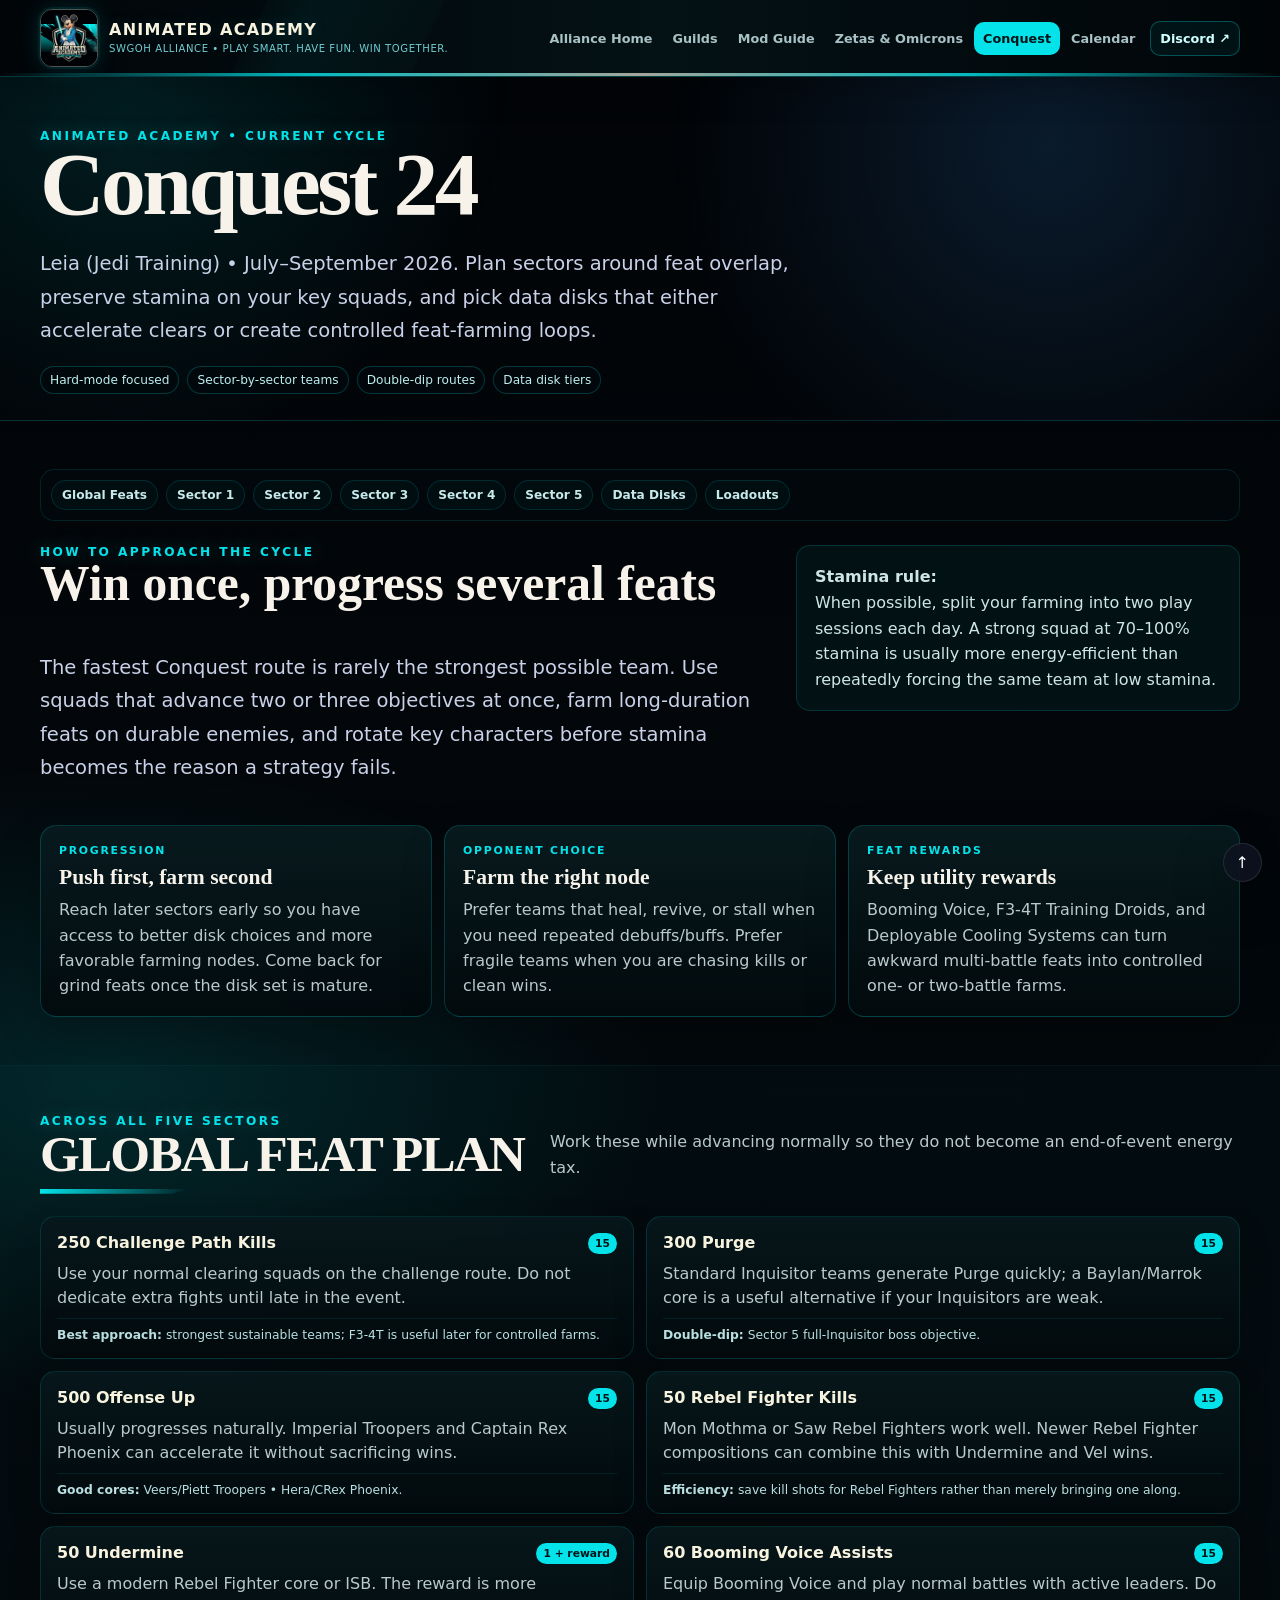
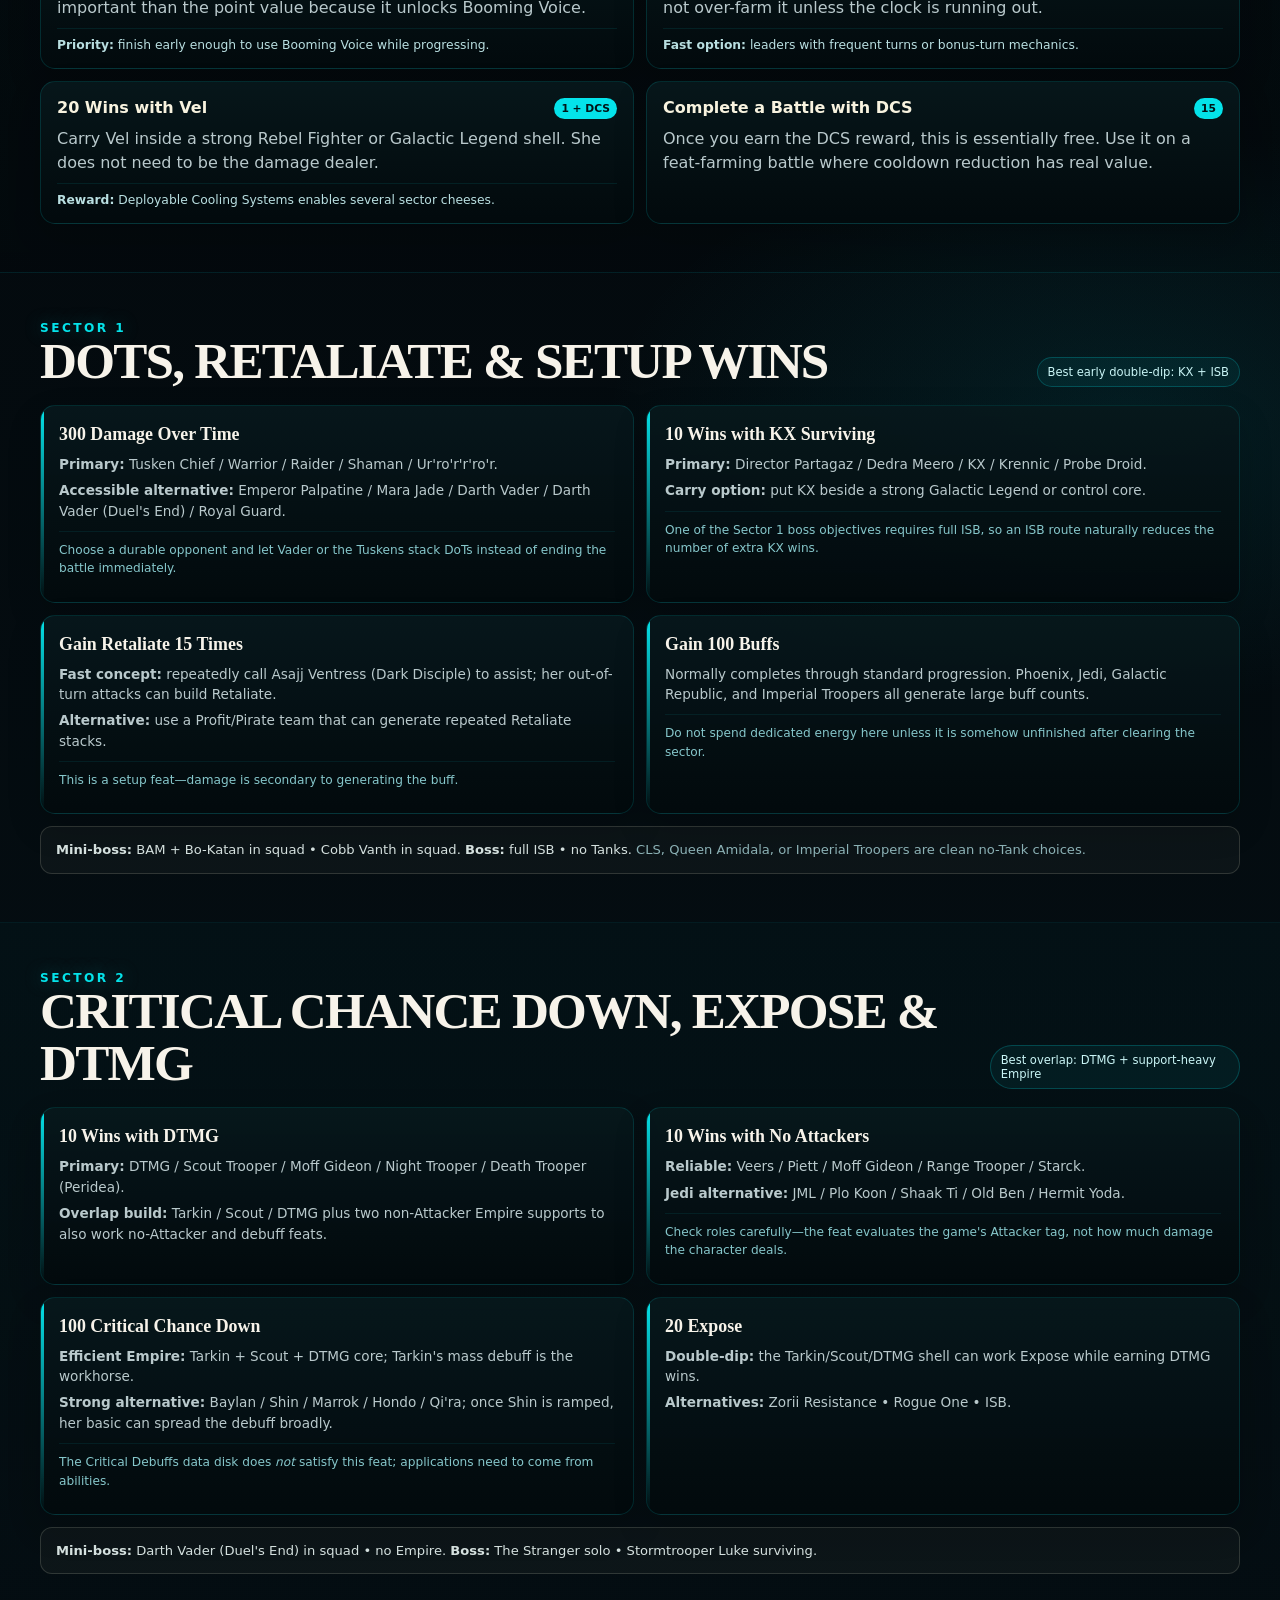
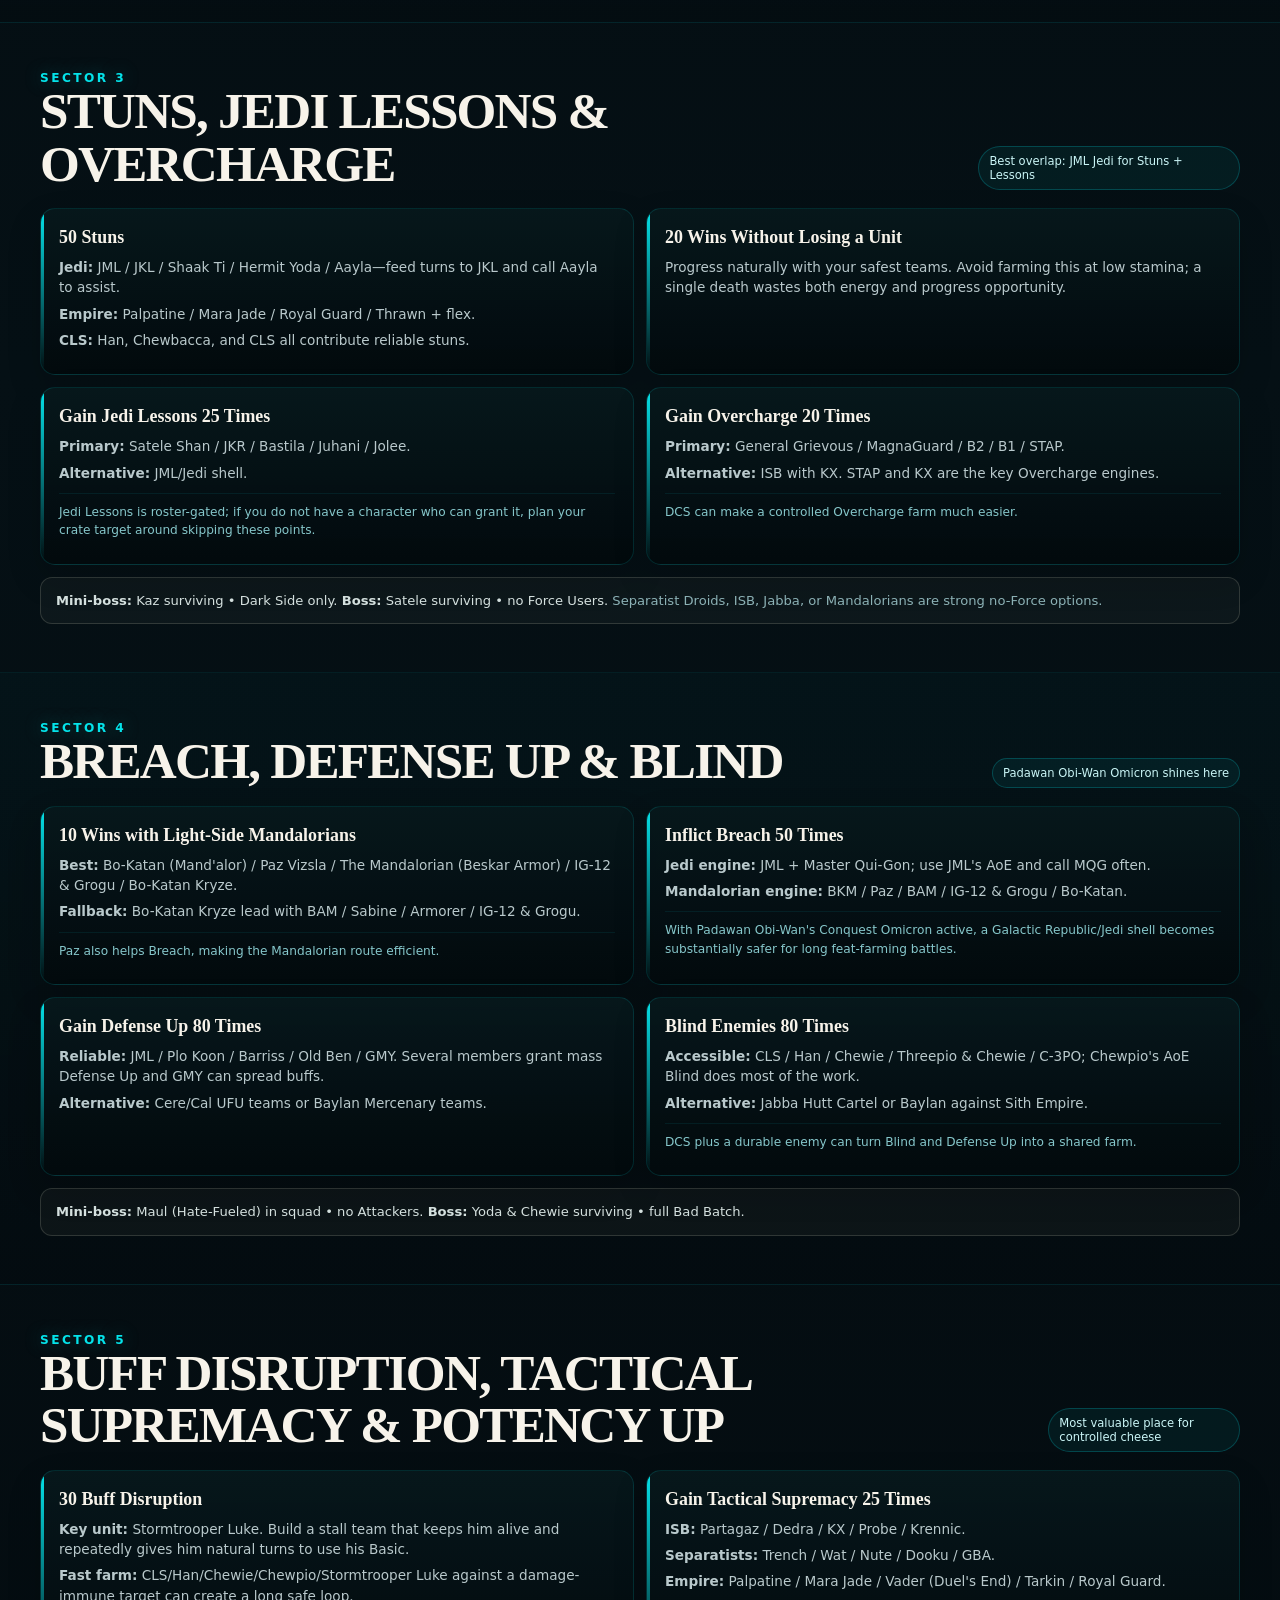
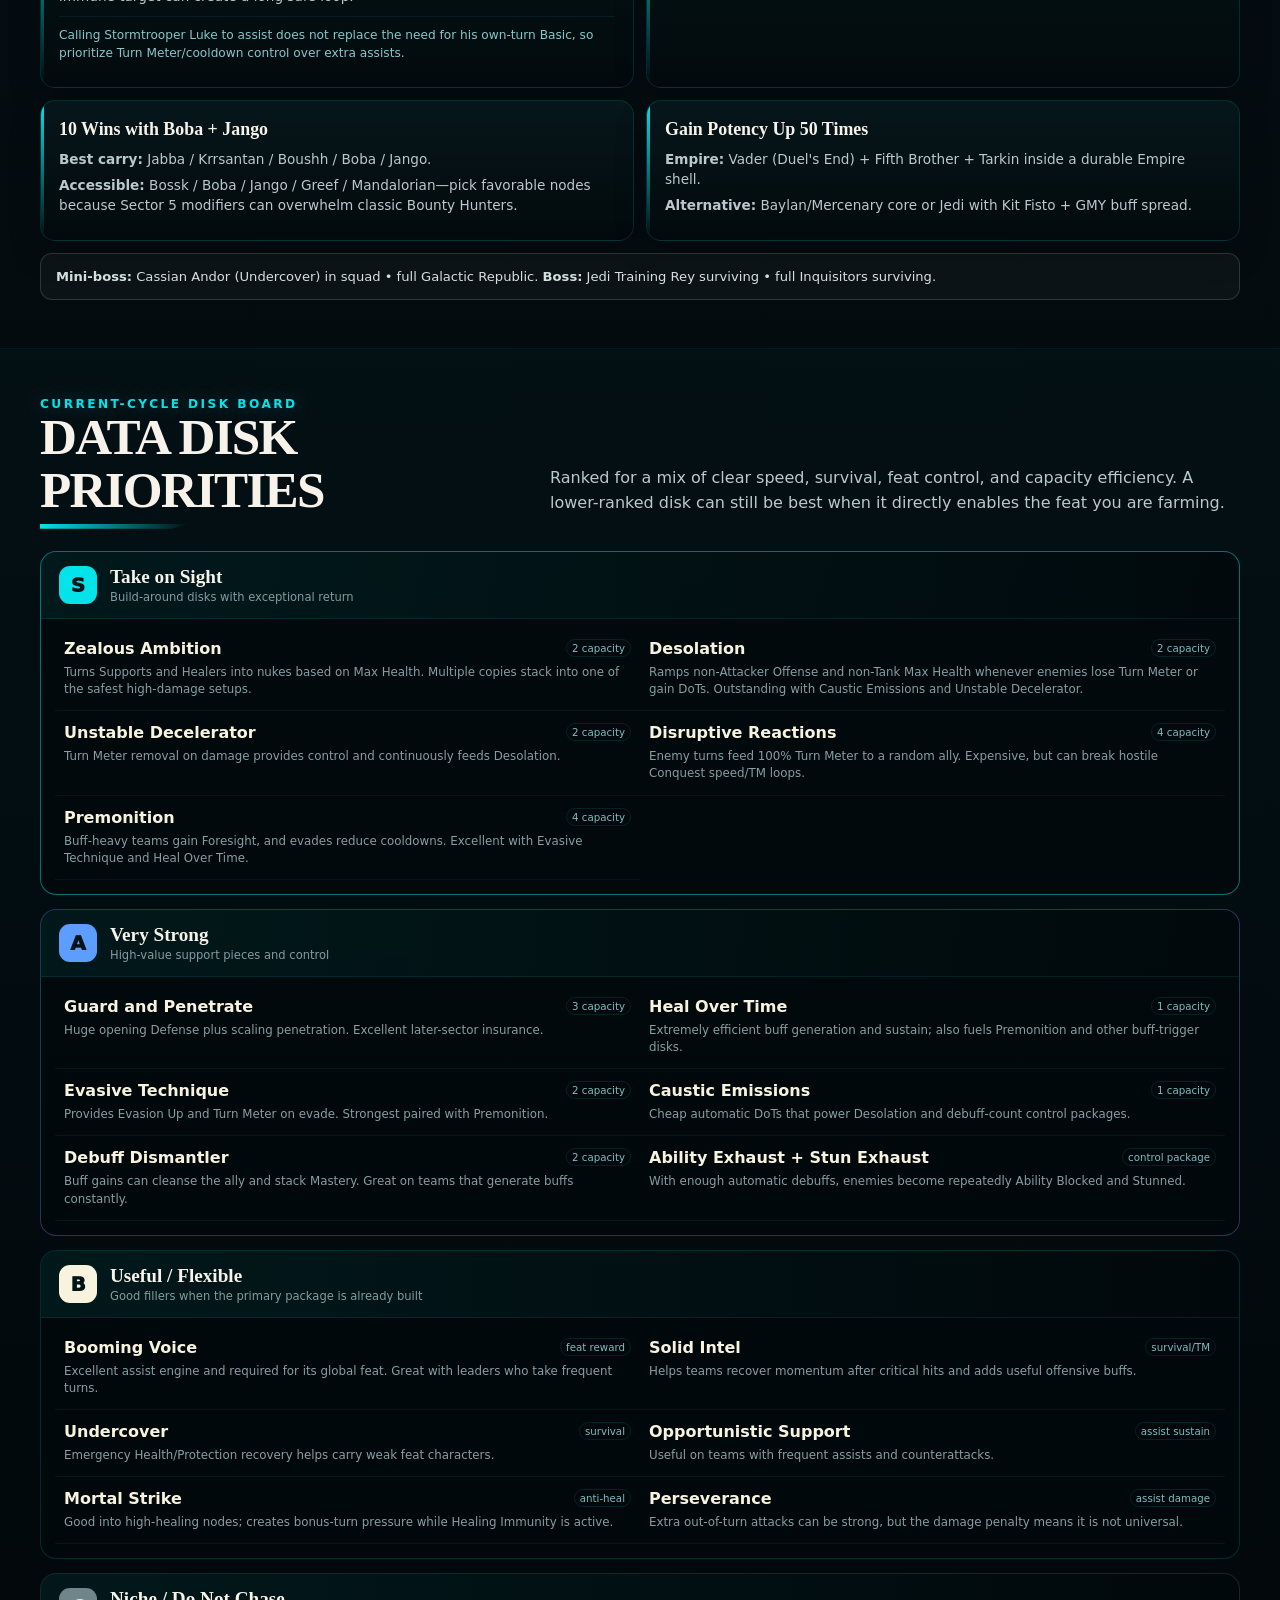
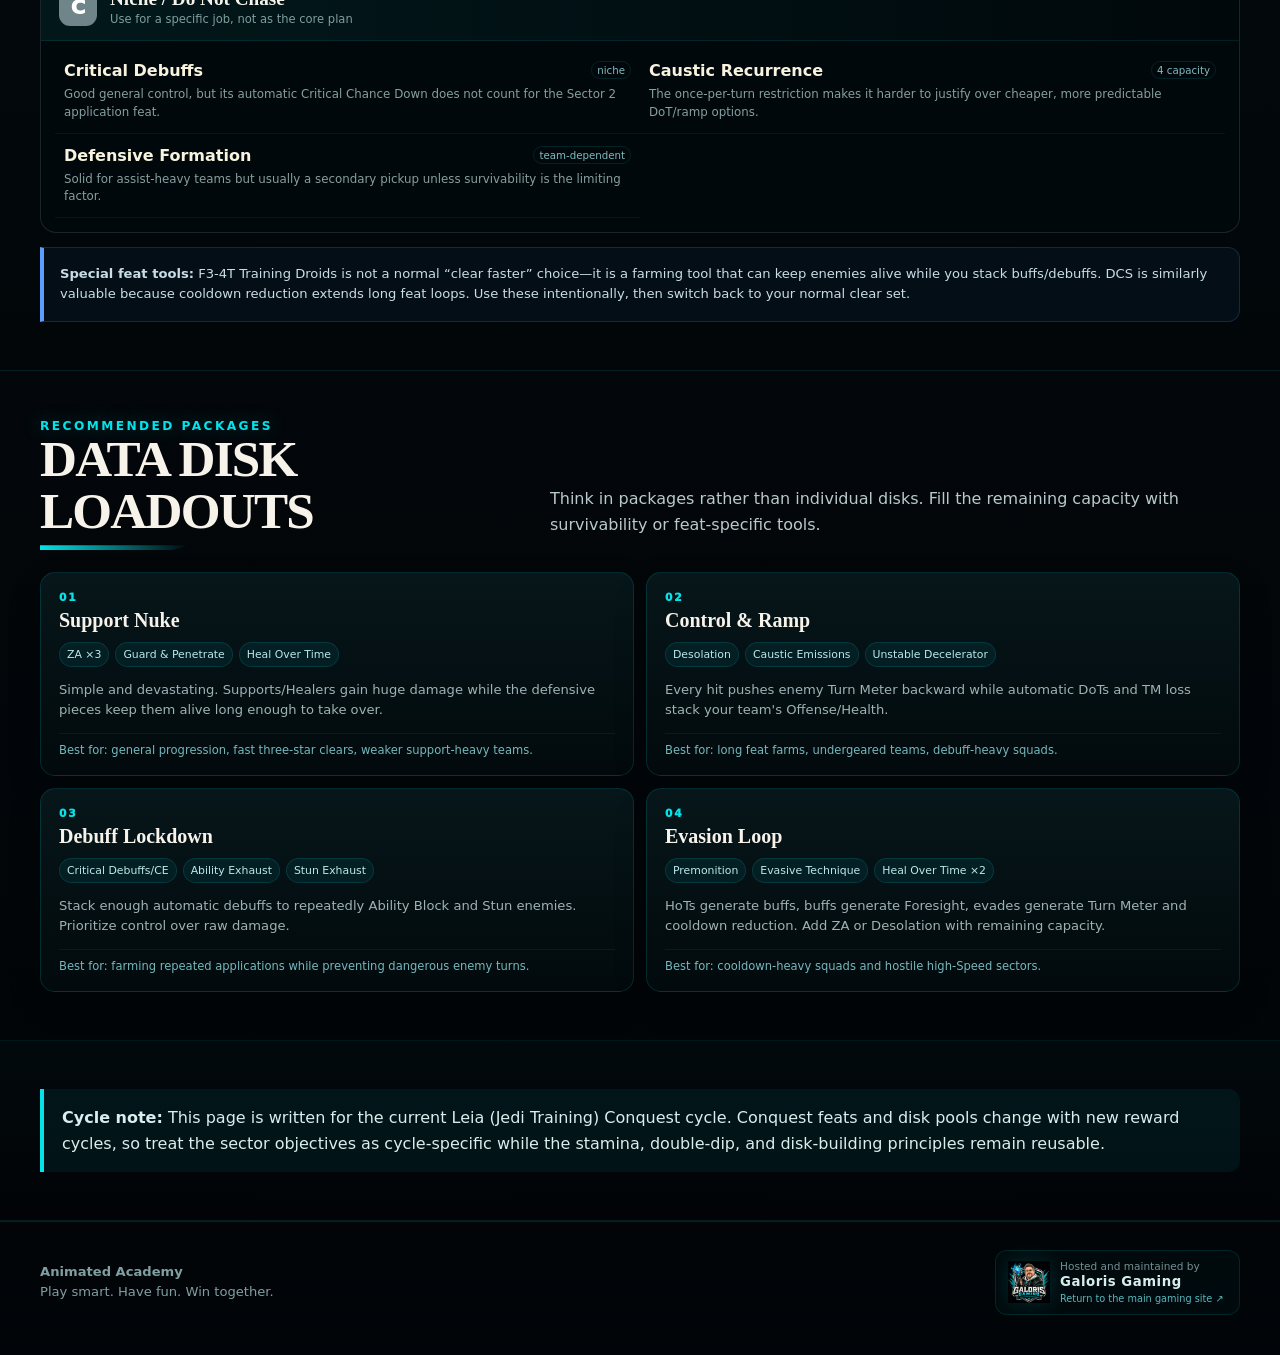
<file: swgoh-animated-academy-conquest.html>
<!doctype html><html lang="en"><head><meta charset="utf-8"><meta name="viewport" content="width=device-width,initial-scale=1">
<title>Conquest Guide • Animated Academy</title><meta name="description" content="Animated Academy SWGOH Conquest guide: current feats, sector teams, double-dip strategies, boss objectives, and ranked data disks."><link rel="icon" type="image/png" href="assets/animated-academy-favicon.png"><link rel="stylesheet" href="assets/styles.css?v=20260908-premium"><link rel="stylesheet" href="assets/animated-academy.css?v=20260908-premium">
<style id="aa-conquest-critical">
/* Deployment-safe critical styling for Conquest Guide */
.conquest-hero{background:radial-gradient(circle at 82% 20%,rgba(61,157,255,.15),transparent 35%),radial-gradient(circle at 10% 0%,rgba(4,227,234,.12),transparent 32%)}
.conquest-jump{display:flex;gap:8px;flex-wrap:wrap;margin-bottom:24px;position:sticky;top:86px;z-index:8;padding:10px;border:1px solid rgba(4,227,234,.12);border-radius:14px;background:rgba(2,8,11,.94);backdrop-filter:blur(8px)}
.conquest-jump a{font-size:.76rem;font-weight:850;text-decoration:none;padding:7px 10px;border-radius:999px;border:1px solid rgba(4,227,234,.14);color:#c7e9ea;background:rgba(4,227,234,.035)}
.conquest-jump a:hover{background:rgba(4,227,234,.12);border-color:rgba(4,227,234,.42)}
.priority-intro{display:grid;grid-template-columns:minmax(0,1.25fr) minmax(260px,.75fr);gap:16px;align-items:start;margin-bottom:22px}
.priority-note{padding:18px;border:1px solid rgba(4,227,234,.16);border-radius:14px;background:rgba(4,227,234,.05);color:#cfe6e8;line-height:1.6}
.conquest-basics-grid{display:grid;grid-template-columns:repeat(3,minmax(0,1fr));gap:12px}
.conquest-basics-grid .aa-panel{padding:18px}.conquest-basics-grid h3{margin:0 0 7px}.conquest-basics-grid p{margin:0}
.feat-grid{display:grid;grid-template-columns:repeat(2,minmax(0,1fr));gap:12px}
.feat-card,.sector-card,.loadout-card{min-width:0;border:1px solid rgba(4,227,234,.15);border-radius:15px;background:linear-gradient(180deg,rgba(7,24,28,.92),rgba(2,10,13,.96));box-shadow:0 14px 34px rgba(0,0,0,.16)}
.feat-card{padding:16px}.feat-title{display:flex;justify-content:space-between;gap:14px;align-items:flex-start;font-weight:900;font-size:1rem}.feat-value{flex:none;font-size:.67rem;color:#001417;background:#04e3ea;padding:4px 7px;border-radius:999px}.feat-card p{color:#b9c9cc;line-height:1.5;margin:8px 0}.team-line{font-size:.77rem;color:#b9dfe1;border-top:1px solid rgba(4,227,234,.09);padding-top:9px}
.sector-head{display:flex;justify-content:space-between;align-items:end;gap:16px;margin-bottom:18px}.sector-head h2{font-size:clamp(2rem,4vw,3.3rem);margin:0;text-transform:uppercase;letter-spacing:-.035em}.sector-badge{font-size:.72rem;color:#c9f5f6;border:1px solid rgba(4,227,234,.22);background:rgba(4,227,234,.06);padding:7px 10px;border-radius:999px}
.sector-grid{display:grid;grid-template-columns:repeat(2,minmax(0,1fr));gap:12px}.sector-card{padding:18px;position:relative;overflow:hidden}.sector-card:before{content:"";position:absolute;inset:0 auto 0 0;width:3px;background:linear-gradient(#04e3ea,transparent)}.sector-card h3{margin:0 0 9px;font-size:1.12rem}.sector-card p{margin:6px 0;color:#b9c9cc;line-height:1.5;font-size:.85rem}.sector-card .tip{color:#86c7cb;font-size:.76rem;margin-top:10px;padding-top:9px;border-top:1px solid rgba(4,227,234,.08)}
.boss-strip{margin-top:12px;padding:13px 15px;border-radius:12px;border:1px solid rgba(248,243,223,.15);background:rgba(248,243,223,.035);color:#d8e4e2;line-height:1.5;font-size:.82rem}.boss-strip span{color:#8eb4b8}
.disk-tier-grid{display:grid;gap:14px}.disk-tier{border-radius:16px;border:1px solid rgba(4,227,234,.16);overflow:hidden;background:rgba(2,9,12,.78)}.disk-tier.s{border-color:rgba(4,227,234,.48)}.disk-tier.a{border-color:rgba(92,157,255,.32)}.disk-tier.c{border-color:rgba(183,201,204,.14)}
.disk-tier-head{display:flex;gap:13px;align-items:center;padding:14px 18px;border-bottom:1px solid rgba(4,227,234,.10);background:linear-gradient(90deg,rgba(4,227,234,.07),transparent)}.disk-tier-head h3{margin:0;font-size:1.2rem}.disk-tier-head p{margin:2px 0 0;color:#7f9da0;font-size:.72rem}.disk-rank{display:grid;place-items:center;flex:none;width:38px;height:38px;border-radius:11px;background:#04e3ea;color:#001417;font-weight:1000;font-size:1.25rem}.disk-tier.a .disk-rank{background:#5c9dff}.disk-tier.b .disk-rank{background:#f8f3df}.disk-tier.c .disk-rank{background:#6f8589;color:#fff}
.disk-list{display:grid;grid-template-columns:repeat(2,minmax(0,1fr));padding:8px 14px 14px}.disk{min-width:0;padding:12px 9px;border-bottom:1px solid rgba(4,227,234,.07)}.disk strong{display:inline-block}.disk>span{float:right;font-size:.64rem;color:#7fbcc1;border:1px solid rgba(4,227,234,.12);padding:2px 5px;border-radius:999px}.disk p{clear:both;margin:6px 0 0;color:#879fa2;font-size:.74rem;line-height:1.45}.disk-callout{margin-top:14px;padding:16px;border:1px solid rgba(61,157,255,.20);border-left:4px solid #5c9dff;border-radius:0 12px 12px 0;background:rgba(61,157,255,.055);color:#c8dde6;line-height:1.55;font-size:.82rem}
.loadout-grid{display:grid;grid-template-columns:repeat(2,minmax(0,1fr));gap:12px}.loadout-card{padding:18px;position:relative}.loadout-num{font-size:.67rem;letter-spacing:.16em;color:#04e3ea;font-weight:1000}.loadout-card h3{margin:5px 0 10px;font-size:1.25rem}.loadout-pills{display:flex;gap:6px;flex-wrap:wrap}.loadout-pills span{font-size:.68rem;padding:5px 7px;border-radius:999px;background:rgba(4,227,234,.07);border:1px solid rgba(4,227,234,.13);color:#bce8ea}.loadout-card p{color:#9eb2b5;line-height:1.52;font-size:.82rem}.loadout-use{font-size:.72rem;color:#75b8bd;border-top:1px solid rgba(4,227,234,.08);padding-top:9px}
@media(max-width:900px){.priority-intro{grid-template-columns:1fr}.conquest-basics-grid{grid-template-columns:1fr}.feat-grid,.sector-grid,.loadout-grid{grid-template-columns:1fr}.disk-list{grid-template-columns:1fr}.sector-head{display:block}.sector-badge{display:inline-block;margin-top:8px}.conquest-jump{position:static}.disk:nth-last-child(-n+2){border-bottom:1px solid rgba(4,227,234,.07)}.disk:last-child{border-bottom:0}}
</style>
<link rel="stylesheet" href="assets/premium.css?v=20260908-premium"></head>
<body class="aa-page" data-page="swgoh"><a class="skip-link" href="#content">Skip to content</a>
<header class="aa-site-header"><div class="container aa-nav-wrap"><a class="aa-site-brand" href="swgoh-animated-academy.html"><img src="assets/animated-academy-logo.jpg" alt="Animated Academy alliance logo"><span class="aa-site-brand-copy"><strong>Animated Academy</strong><span>SWGOH Alliance • Play Smart. Have Fun. Win Together.</span></span></a><button class="nav-toggle aa-nav-toggle" aria-label="Toggle Animated Academy navigation">Menu</button><nav class="site-nav aa-site-nav" aria-label="Animated Academy"><a href="swgoh-animated-academy.html">Alliance Home</a><a href="swgoh-animated-academy.html#guilds">Guilds</a><a href="swgoh-animated-academy-mods.html">Mod Guide</a><a href="swgoh-animated-academy-priorities.html">Zetas &amp; Omicrons</a><a class="active" href="swgoh-animated-academy-conquest.html">Conquest</a><a href="swgoh-animated-academy.html#calendar">Calendar</a><a class="aa-nav-discord" href="https://discord.gg/dhKscS5v4" target="_blank" rel="noreferrer">Discord ↗</a></nav></div></header>
<main id="content">
<section class="mod-page-hero conquest-hero"><div class="container"><div class="aa-eyebrow">Animated Academy • Current Cycle</div><h1>Conquest 24</h1><p class="lead">Leia (Jedi Training) • July–September 2026. Plan sectors around feat overlap, preserve stamina on your key squads, and pick data disks that either accelerate clears or create controlled feat-farming loops.</p><div class="aa-chip-row"><span class="aa-chip">Hard-mode focused</span><span class="aa-chip">Sector-by-sector teams</span><span class="aa-chip">Double-dip routes</span><span class="aa-chip">Data disk tiers</span></div></div></section>

<section class="aa-section"><div class="container">
<div class="conquest-jump"><a href="#global">Global Feats</a><a href="#sector1">Sector 1</a><a href="#sector2">Sector 2</a><a href="#sector3">Sector 3</a><a href="#sector4">Sector 4</a><a href="#sector5">Sector 5</a><a href="#disks">Data Disks</a><a href="#loadouts">Loadouts</a></div>
<div class="priority-intro conquest-intro"><div><div class="aa-eyebrow">How to approach the cycle</div><h2>Win once, progress several feats</h2><p class="lead">The fastest Conquest route is rarely the strongest possible team. Use squads that advance two or three objectives at once, farm long-duration feats on durable enemies, and rotate key characters before stamina becomes the reason a strategy fails.</p></div><div class="priority-note"><strong>Stamina rule:</strong><br>When possible, split your farming into two play sessions each day. A strong squad at 70–100% stamina is usually more energy-efficient than repeatedly forcing the same team at low stamina.</div></div>
<div class="conquest-basics-grid">
<div class="aa-panel"><div class="aa-kicker">Progression</div><h3>Push first, farm second</h3><p>Reach later sectors early so you have access to better disk choices and more favorable farming nodes. Come back for grind feats once the disk set is mature.</p></div>
<div class="aa-panel"><div class="aa-kicker">Opponent choice</div><h3>Farm the right node</h3><p>Prefer teams that heal, revive, or stall when you need repeated debuffs/buffs. Prefer fragile teams when you are chasing kills or clean wins.</p></div>
<div class="aa-panel"><div class="aa-kicker">Feat rewards</div><h3>Keep utility rewards</h3><p>Booming Voice, F3-4T Training Droids, and Deployable Cooling Systems can turn awkward multi-battle feats into controlled one- or two-battle farms.</p></div>
</div>
</div></section>

<section class="aa-section alt" id="global"><div class="container"><div class="aa-section-head"><div><div class="aa-eyebrow">Across all five sectors</div><h2>Global feat plan</h2></div><p>Work these while advancing normally so they do not become an end-of-event energy tax.</p></div>
<div class="feat-grid">
<article class="feat-card"><div class="feat-title"><span>250 Challenge Path Kills</span><span class="feat-value">15</span></div><p>Use your normal clearing squads on the challenge route. Do not dedicate extra fights until late in the event.</p><div class="team-line"><strong>Best approach:</strong> strongest sustainable teams; F3-4T is useful later for controlled farms.</div></article>
<article class="feat-card"><div class="feat-title"><span>300 Purge</span><span class="feat-value">15</span></div><p>Standard Inquisitor teams generate Purge quickly; a Baylan/Marrok core is a useful alternative if your Inquisitors are weak.</p><div class="team-line"><strong>Double-dip:</strong> Sector 5 full-Inquisitor boss objective.</div></article>
<article class="feat-card"><div class="feat-title"><span>500 Offense Up</span><span class="feat-value">15</span></div><p>Usually progresses naturally. Imperial Troopers and Captain Rex Phoenix can accelerate it without sacrificing wins.</p><div class="team-line"><strong>Good cores:</strong> Veers/Piett Troopers • Hera/CRex Phoenix.</div></article>
<article class="feat-card"><div class="feat-title"><span>50 Rebel Fighter Kills</span><span class="feat-value">15</span></div><p>Mon Mothma or Saw Rebel Fighters work well. Newer Rebel Fighter compositions can combine this with Undermine and Vel wins.</p><div class="team-line"><strong>Efficiency:</strong> save kill shots for Rebel Fighters rather than merely bringing one along.</div></article>
<article class="feat-card"><div class="feat-title"><span>50 Undermine</span><span class="feat-value">1 + reward</span></div><p>Use a modern Rebel Fighter core or ISB. The reward is more important than the point value because it unlocks Booming Voice.</p><div class="team-line"><strong>Priority:</strong> finish early enough to use Booming Voice while progressing.</div></article>
<article class="feat-card"><div class="feat-title"><span>60 Booming Voice Assists</span><span class="feat-value">15</span></div><p>Equip Booming Voice and play normal battles with active leaders. Do not over-farm it unless the clock is running out.</p><div class="team-line"><strong>Fast option:</strong> leaders with frequent turns or bonus-turn mechanics.</div></article>
<article class="feat-card"><div class="feat-title"><span>20 Wins with Vel</span><span class="feat-value">1 + DCS</span></div><p>Carry Vel inside a strong Rebel Fighter or Galactic Legend shell. She does not need to be the damage dealer.</p><div class="team-line"><strong>Reward:</strong> Deployable Cooling Systems enables several sector cheeses.</div></article>
<article class="feat-card"><div class="feat-title"><span>Complete a Battle with DCS</span><span class="feat-value">15</span></div><p>Once you earn the DCS reward, this is essentially free. Use it on a feat-farming battle where cooldown reduction has real value.</p></article>
</div></div></section>

<section class="aa-section" id="sector1"><div class="container"><div class="sector-head"><div><div class="aa-eyebrow">Sector 1</div><h2>DoTs, Retaliate & setup wins</h2></div><div class="sector-badge">Best early double-dip: KX + ISB</div></div>
<div class="sector-grid">
<article class="sector-card"><h3>300 Damage Over Time</h3><p><strong>Primary:</strong> Tusken Chief / Warrior / Raider / Shaman / Ur'ro'r'r'ro'r.</p><p><strong>Accessible alternative:</strong> Emperor Palpatine / Mara Jade / Darth Vader / Darth Vader (Duel's End) / Royal Guard.</p><p class="tip">Choose a durable opponent and let Vader or the Tuskens stack DoTs instead of ending the battle immediately.</p></article>
<article class="sector-card"><h3>10 Wins with KX Surviving</h3><p><strong>Primary:</strong> Director Partagaz / Dedra Meero / KX / Krennic / Probe Droid.</p><p><strong>Carry option:</strong> put KX beside a strong Galactic Legend or control core.</p><p class="tip">One of the Sector 1 boss objectives requires full ISB, so an ISB route naturally reduces the number of extra KX wins.</p></article>
<article class="sector-card"><h3>Gain Retaliate 15 Times</h3><p><strong>Fast concept:</strong> repeatedly call Asajj Ventress (Dark Disciple) to assist; her out-of-turn attacks can build Retaliate.</p><p><strong>Alternative:</strong> use a Profit/Pirate team that can generate repeated Retaliate stacks.</p><p class="tip">This is a setup feat—damage is secondary to generating the buff.</p></article>
<article class="sector-card"><h3>Gain 100 Buffs</h3><p>Normally completes through standard progression. Phoenix, Jedi, Galactic Republic, and Imperial Troopers all generate large buff counts.</p><p class="tip">Do not spend dedicated energy here unless it is somehow unfinished after clearing the sector.</p></article>
</div>
<div class="boss-strip"><strong>Mini-boss:</strong> BAM + Bo-Katan in squad • Cobb Vanth in squad. <strong>Boss:</strong> full ISB • no Tanks. <span>CLS, Queen Amidala, or Imperial Troopers are clean no-Tank choices.</span></div>
</div></section>

<section class="aa-section alt" id="sector2"><div class="container"><div class="sector-head"><div><div class="aa-eyebrow">Sector 2</div><h2>Critical Chance Down, Expose & DTMG</h2></div><div class="sector-badge">Best overlap: DTMG + support-heavy Empire</div></div>
<div class="sector-grid">
<article class="sector-card"><h3>10 Wins with DTMG</h3><p><strong>Primary:</strong> DTMG / Scout Trooper / Moff Gideon / Night Trooper / Death Trooper (Peridea).</p><p><strong>Overlap build:</strong> Tarkin / Scout / DTMG plus two non-Attacker Empire supports to also work no-Attacker and debuff feats.</p></article>
<article class="sector-card"><h3>10 Wins with No Attackers</h3><p><strong>Reliable:</strong> Veers / Piett / Moff Gideon / Range Trooper / Starck.</p><p><strong>Jedi alternative:</strong> JML / Plo Koon / Shaak Ti / Old Ben / Hermit Yoda.</p><p class="tip">Check roles carefully—the feat evaluates the game's Attacker tag, not how much damage the character deals.</p></article>
<article class="sector-card"><h3>100 Critical Chance Down</h3><p><strong>Efficient Empire:</strong> Tarkin + Scout + DTMG core; Tarkin's mass debuff is the workhorse.</p><p><strong>Strong alternative:</strong> Baylan / Shin / Marrok / Hondo / Qi'ra; once Shin is ramped, her basic can spread the debuff broadly.</p><p class="tip">The Critical Debuffs data disk does <em>not</em> satisfy this feat; applications need to come from abilities.</p></article>
<article class="sector-card"><h3>20 Expose</h3><p><strong>Double-dip:</strong> the Tarkin/Scout/DTMG shell can work Expose while earning DTMG wins.</p><p><strong>Alternatives:</strong> Zorii Resistance • Rogue One • ISB.</p></article>
</div>
<div class="boss-strip"><strong>Mini-boss:</strong> Darth Vader (Duel's End) in squad • no Empire. <strong>Boss:</strong> The Stranger solo • Stormtrooper Luke surviving.</div>
</div></section>

<section class="aa-section" id="sector3"><div class="container"><div class="sector-head"><div><div class="aa-eyebrow">Sector 3</div><h2>Stuns, Jedi Lessons & Overcharge</h2></div><div class="sector-badge">Best overlap: JML Jedi for Stuns + Lessons</div></div>
<div class="sector-grid">
<article class="sector-card"><h3>50 Stuns</h3><p><strong>Jedi:</strong> JML / JKL / Shaak Ti / Hermit Yoda / Aayla—feed turns to JKL and call Aayla to assist.</p><p><strong>Empire:</strong> Palpatine / Mara Jade / Royal Guard / Thrawn + flex.</p><p><strong>CLS:</strong> Han, Chewbacca, and CLS all contribute reliable stuns.</p></article>
<article class="sector-card"><h3>20 Wins Without Losing a Unit</h3><p>Progress naturally with your safest teams. Avoid farming this at low stamina; a single death wastes both energy and progress opportunity.</p></article>
<article class="sector-card"><h3>Gain Jedi Lessons 25 Times</h3><p><strong>Primary:</strong> Satele Shan / JKR / Bastila / Juhani / Jolee.</p><p><strong>Alternative:</strong> JML/Jedi shell.</p><p class="tip">Jedi Lessons is roster-gated; if you do not have a character who can grant it, plan your crate target around skipping these points.</p></article>
<article class="sector-card"><h3>Gain Overcharge 20 Times</h3><p><strong>Primary:</strong> General Grievous / MagnaGuard / B2 / B1 / STAP.</p><p><strong>Alternative:</strong> ISB with KX. STAP and KX are the key Overcharge engines.</p><p class="tip">DCS can make a controlled Overcharge farm much easier.</p></article>
</div>
<div class="boss-strip"><strong>Mini-boss:</strong> Kaz surviving • Dark Side only. <strong>Boss:</strong> Satele surviving • no Force Users. <span>Separatist Droids, ISB, Jabba, or Mandalorians are strong no-Force options.</span></div>
</div></section>

<section class="aa-section alt" id="sector4"><div class="container"><div class="sector-head"><div><div class="aa-eyebrow">Sector 4</div><h2>Breach, Defense Up & Blind</h2></div><div class="sector-badge">Padawan Obi-Wan Omicron shines here</div></div>
<div class="sector-grid">
<article class="sector-card"><h3>10 Wins with Light-Side Mandalorians</h3><p><strong>Best:</strong> Bo-Katan (Mand'alor) / Paz Vizsla / The Mandalorian (Beskar Armor) / IG-12 & Grogu / Bo-Katan Kryze.</p><p><strong>Fallback:</strong> Bo-Katan Kryze lead with BAM / Sabine / Armorer / IG-12 & Grogu.</p><p class="tip">Paz also helps Breach, making the Mandalorian route efficient.</p></article>
<article class="sector-card"><h3>Inflict Breach 50 Times</h3><p><strong>Jedi engine:</strong> JML + Master Qui-Gon; use JML's AoE and call MQG often.</p><p><strong>Mandalorian engine:</strong> BKM / Paz / BAM / IG-12 & Grogu / Bo-Katan.</p><p class="tip">With Padawan Obi-Wan's Conquest Omicron active, a Galactic Republic/Jedi shell becomes substantially safer for long feat-farming battles.</p></article>
<article class="sector-card"><h3>Gain Defense Up 80 Times</h3><p><strong>Reliable:</strong> JML / Plo Koon / Barriss / Old Ben / GMY. Several members grant mass Defense Up and GMY can spread buffs.</p><p><strong>Alternative:</strong> Cere/Cal UFU teams or Baylan Mercenary teams.</p></article>
<article class="sector-card"><h3>Blind Enemies 80 Times</h3><p><strong>Accessible:</strong> CLS / Han / Chewie / Threepio & Chewie / C-3PO; Chewpio's AoE Blind does most of the work.</p><p><strong>Alternative:</strong> Jabba Hutt Cartel or Baylan against Sith Empire.</p><p class="tip">DCS plus a durable enemy can turn Blind and Defense Up into a shared farm.</p></article>
</div>
<div class="boss-strip"><strong>Mini-boss:</strong> Maul (Hate-Fueled) in squad • no Attackers. <strong>Boss:</strong> Yoda & Chewie surviving • full Bad Batch.</div>
</div></section>

<section class="aa-section" id="sector5"><div class="container"><div class="sector-head"><div><div class="aa-eyebrow">Sector 5</div><h2>Buff Disruption, Tactical Supremacy & Potency Up</h2></div><div class="sector-badge">Most valuable place for controlled cheese</div></div>
<div class="sector-grid">
<article class="sector-card"><h3>30 Buff Disruption</h3><p><strong>Key unit:</strong> Stormtrooper Luke. Build a stall team that keeps him alive and repeatedly gives him natural turns to use his Basic.</p><p><strong>Fast farm:</strong> CLS/Han/Chewie/Chewpio/Stormtrooper Luke against a damage-immune target can create a long safe loop.</p><p class="tip">Calling Stormtrooper Luke to assist does not replace the need for his own-turn Basic, so prioritize Turn Meter/cooldown control over extra assists.</p></article>
<article class="sector-card"><h3>Gain Tactical Supremacy 25 Times</h3><p><strong>ISB:</strong> Partagaz / Dedra / KX / Probe / Krennic.</p><p><strong>Separatists:</strong> Trench / Wat / Nute / Dooku / GBA.</p><p><strong>Empire:</strong> Palpatine / Mara Jade / Vader (Duel's End) / Tarkin / Royal Guard.</p></article>
<article class="sector-card"><h3>10 Wins with Boba + Jango</h3><p><strong>Best carry:</strong> Jabba / Krrsantan / Boushh / Boba / Jango.</p><p><strong>Accessible:</strong> Bossk / Boba / Jango / Greef / Mandalorian—pick favorable nodes because Sector 5 modifiers can overwhelm classic Bounty Hunters.</p></article>
<article class="sector-card"><h3>Gain Potency Up 50 Times</h3><p><strong>Empire:</strong> Vader (Duel's End) + Fifth Brother + Tarkin inside a durable Empire shell.</p><p><strong>Alternative:</strong> Baylan/Mercenary core or Jedi with Kit Fisto + GMY buff spread.</p></article>
</div>
<div class="boss-strip"><strong>Mini-boss:</strong> Cassian Andor (Undercover) in squad • full Galactic Republic. <strong>Boss:</strong> Jedi Training Rey surviving • full Inquisitors surviving.</div>
</div></section>

<section class="aa-section alt" id="disks"><div class="container"><div class="aa-section-head"><div><div class="aa-eyebrow">Current-cycle disk board</div><h2>Data disk priorities</h2></div><p>Ranked for a mix of clear speed, survival, feat control, and capacity efficiency. A lower-ranked disk can still be best when it directly enables the feat you are farming.</p></div>
<div class="disk-tier-grid">
<section class="disk-tier s"><div class="disk-tier-head"><span class="disk-rank">S</span><div><h3>Take on Sight</h3><p>Build-around disks with exceptional return</p></div></div><div class="disk-list">
<div class="disk"><strong>Zealous Ambition</strong><span>2 capacity</span><p>Turns Supports and Healers into nukes based on Max Health. Multiple copies stack into one of the safest high-damage setups.</p></div>
<div class="disk"><strong>Desolation</strong><span>2 capacity</span><p>Ramps non-Attacker Offense and non-Tank Max Health whenever enemies lose Turn Meter or gain DoTs. Outstanding with Caustic Emissions and Unstable Decelerator.</p></div>
<div class="disk"><strong>Unstable Decelerator</strong><span>2 capacity</span><p>Turn Meter removal on damage provides control and continuously feeds Desolation.</p></div>
<div class="disk"><strong>Disruptive Reactions</strong><span>4 capacity</span><p>Enemy turns feed 100% Turn Meter to a random ally. Expensive, but can break hostile Conquest speed/TM loops.</p></div>
<div class="disk"><strong>Premonition</strong><span>4 capacity</span><p>Buff-heavy teams gain Foresight, and evades reduce cooldowns. Excellent with Evasive Technique and Heal Over Time.</p></div>
</div></section>
<section class="disk-tier a"><div class="disk-tier-head"><span class="disk-rank">A</span><div><h3>Very Strong</h3><p>High-value support pieces and control</p></div></div><div class="disk-list">
<div class="disk"><strong>Guard and Penetrate</strong><span>3 capacity</span><p>Huge opening Defense plus scaling penetration. Excellent later-sector insurance.</p></div>
<div class="disk"><strong>Heal Over Time</strong><span>1 capacity</span><p>Extremely efficient buff generation and sustain; also fuels Premonition and other buff-trigger disks.</p></div>
<div class="disk"><strong>Evasive Technique</strong><span>2 capacity</span><p>Provides Evasion Up and Turn Meter on evade. Strongest paired with Premonition.</p></div>
<div class="disk"><strong>Caustic Emissions</strong><span>1 capacity</span><p>Cheap automatic DoTs that power Desolation and debuff-count control packages.</p></div>
<div class="disk"><strong>Debuff Dismantler</strong><span>2 capacity</span><p>Buff gains can cleanse the ally and stack Mastery. Great on teams that generate buffs constantly.</p></div>
<div class="disk"><strong>Ability Exhaust + Stun Exhaust</strong><span>control package</span><p>With enough automatic debuffs, enemies become repeatedly Ability Blocked and Stunned.</p></div>
</div></section>
<section class="disk-tier b"><div class="disk-tier-head"><span class="disk-rank">B</span><div><h3>Useful / Flexible</h3><p>Good fillers when the primary package is already built</p></div></div><div class="disk-list">
<div class="disk"><strong>Booming Voice</strong><span>feat reward</span><p>Excellent assist engine and required for its global feat. Great with leaders who take frequent turns.</p></div>
<div class="disk"><strong>Solid Intel</strong><span>survival/TM</span><p>Helps teams recover momentum after critical hits and adds useful offensive buffs.</p></div>
<div class="disk"><strong>Undercover</strong><span>survival</span><p>Emergency Health/Protection recovery helps carry weak feat characters.</p></div>
<div class="disk"><strong>Opportunistic Support</strong><span>assist sustain</span><p>Useful on teams with frequent assists and counterattacks.</p></div>
<div class="disk"><strong>Mortal Strike</strong><span>anti-heal</span><p>Good into high-healing nodes; creates bonus-turn pressure while Healing Immunity is active.</p></div>
<div class="disk"><strong>Perseverance</strong><span>assist damage</span><p>Extra out-of-turn attacks can be strong, but the damage penalty means it is not universal.</p></div>
</div></section>
<section class="disk-tier c"><div class="disk-tier-head"><span class="disk-rank">C</span><div><h3>Niche / Do Not Chase</h3><p>Use for a specific job, not as the core plan</p></div></div><div class="disk-list">
<div class="disk"><strong>Critical Debuffs</strong><span>niche</span><p>Good general control, but its automatic Critical Chance Down does not count for the Sector 2 application feat.</p></div>
<div class="disk"><strong>Caustic Recurrence</strong><span>4 capacity</span><p>The once-per-turn restriction makes it harder to justify over cheaper, more predictable DoT/ramp options.</p></div>

<div class="disk"><strong>Defensive Formation</strong><span>team-dependent</span><p>Solid for assist-heavy teams but usually a secondary pickup unless survivability is the limiting factor.</p></div>
</div></section>
</div>
<div class="disk-callout"><strong>Special feat tools:</strong> F3-4T Training Droids is not a normal “clear faster” choice—it is a farming tool that can keep enemies alive while you stack buffs/debuffs. DCS is similarly valuable because cooldown reduction extends long feat loops. Use these intentionally, then switch back to your normal clear set.</div>
</div></section>

<section class="aa-section" id="loadouts"><div class="container"><div class="aa-section-head"><div><div class="aa-eyebrow">Recommended packages</div><h2>Data disk loadouts</h2></div><p>Think in packages rather than individual disks. Fill the remaining capacity with survivability or feat-specific tools.</p></div>
<div class="loadout-grid">
<article class="loadout-card"><div class="loadout-num">01</div><h3>Support Nuke</h3><div class="loadout-pills"><span>ZA ×3</span><span>Guard & Penetrate</span><span>Heal Over Time</span></div><p>Simple and devastating. Supports/Healers gain huge damage while the defensive pieces keep them alive long enough to take over.</p><div class="loadout-use">Best for: general progression, fast three-star clears, weaker support-heavy teams.</div></article>
<article class="loadout-card"><div class="loadout-num">02</div><h3>Control & Ramp</h3><div class="loadout-pills"><span>Desolation</span><span>Caustic Emissions</span><span>Unstable Decelerator</span></div><p>Every hit pushes enemy Turn Meter backward while automatic DoTs and TM loss stack your team's Offense/Health.</p><div class="loadout-use">Best for: long feat farms, undergeared teams, debuff-heavy squads.</div></article>
<article class="loadout-card"><div class="loadout-num">03</div><h3>Debuff Lockdown</h3><div class="loadout-pills"><span>Critical Debuffs/CE</span><span>Ability Exhaust</span><span>Stun Exhaust</span></div><p>Stack enough automatic debuffs to repeatedly Ability Block and Stun enemies. Prioritize control over raw damage.</p><div class="loadout-use">Best for: farming repeated applications while preventing dangerous enemy turns.</div></article>
<article class="loadout-card"><div class="loadout-num">04</div><h3>Evasion Loop</h3><div class="loadout-pills"><span>Premonition</span><span>Evasive Technique</span><span>Heal Over Time ×2</span></div><p>HoTs generate buffs, buffs generate Foresight, evades generate Turn Meter and cooldown reduction. Add ZA or Desolation with remaining capacity.</p><div class="loadout-use">Best for: cooldown-heavy squads and hostile high-Speed sectors.</div></article>
</div>
</div></section>

<section class="aa-section alt"><div class="container"><div class="aa-callout"><strong>Cycle note:</strong> This page is written for the current Leia (Jedi Training) Conquest cycle. Conquest feats and disk pools change with new reward cycles, so treat the sector objectives as cycle-specific while the stamina, double-dip, and disk-building principles remain reusable.</div></div></section>
</main>
<footer class="aa-footer"><div class="container aa-footer-row"><div class="aa-footer-alliance"><strong>Animated Academy</strong><br>Play smart. Have fun. Win together.</div><a class="aa-host-credit" href="index.html" aria-label="Return to Galoris Gaming"><img src="assets/galoris-host-icon.png" alt="Galoris Gaming logo"><span><small>Hosted and maintained by</small><strong>Galoris Gaming</strong><em>Return to the main gaming site ↗</em></span></a></div></footer><a class="backtop" href="#content" aria-label="Back to top">↑</a><script src="assets/site.js?v=20260908-premium"></script></body></html>
</file>
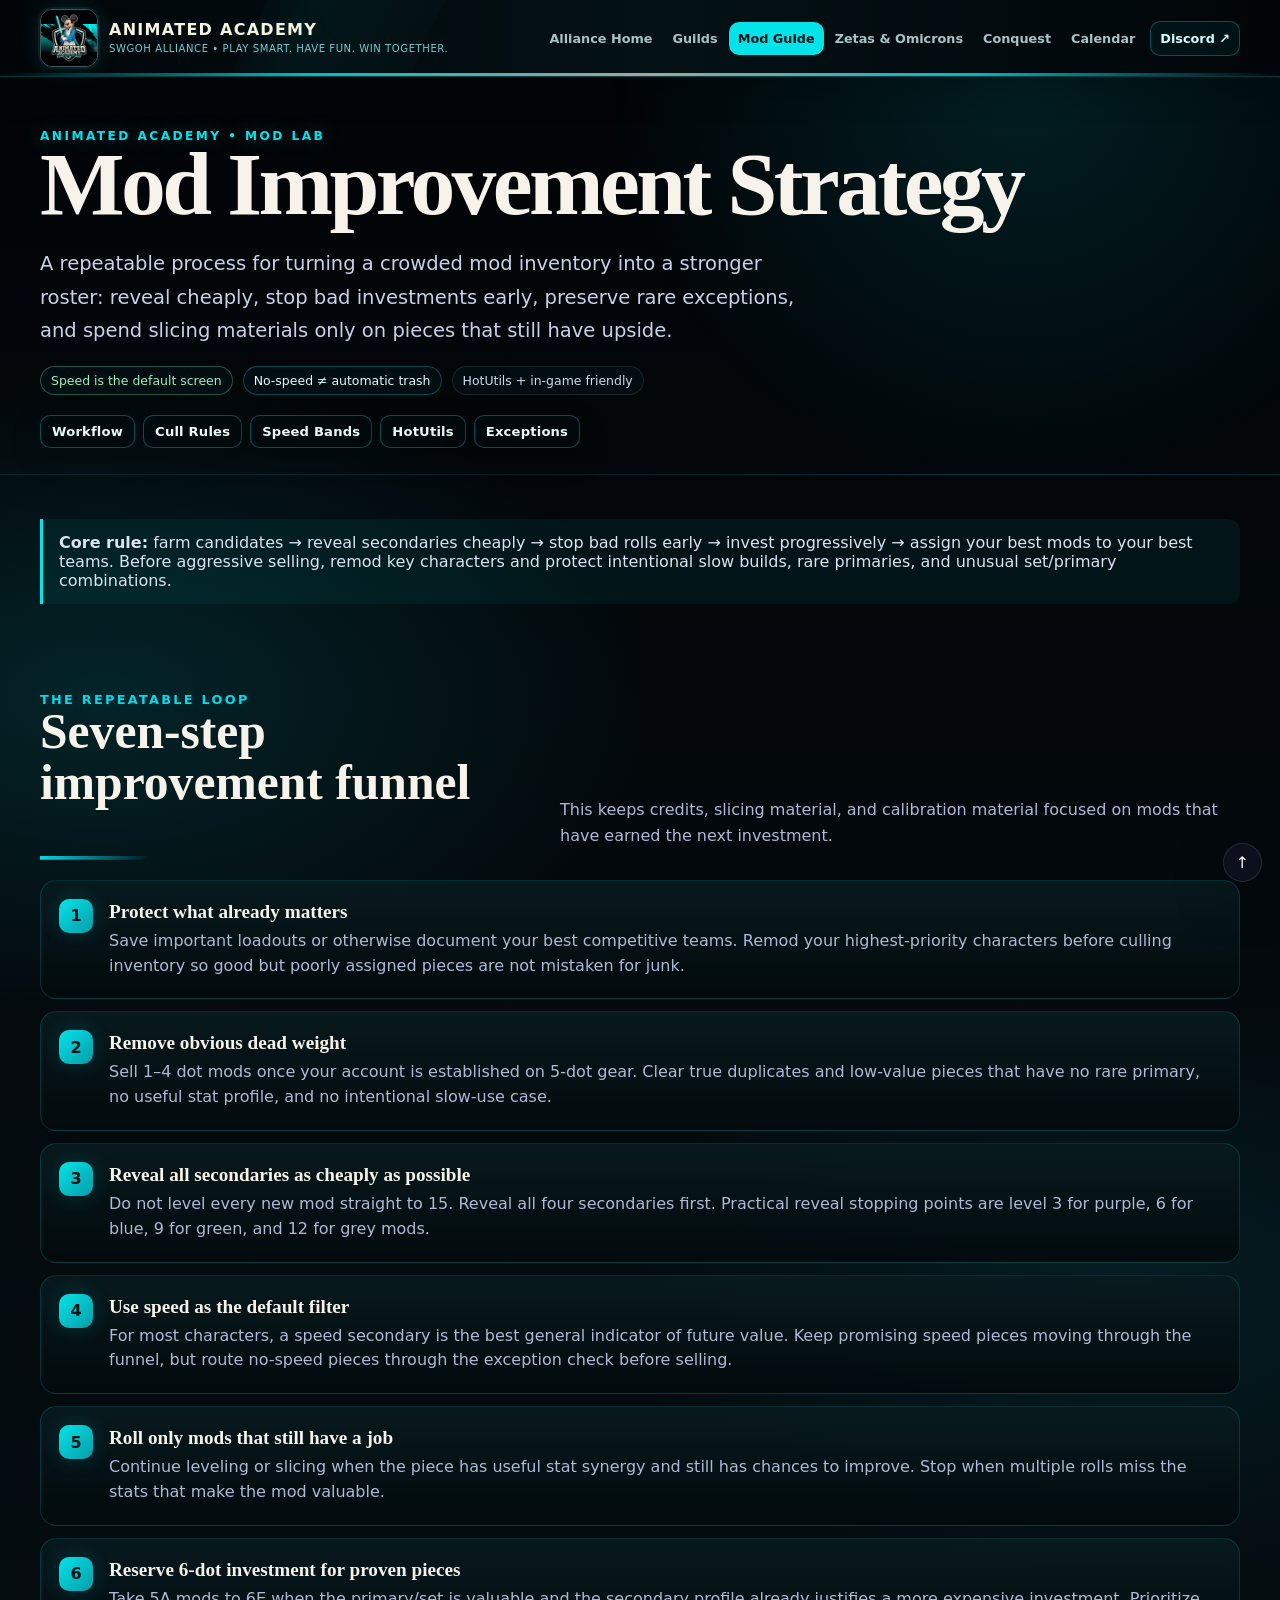
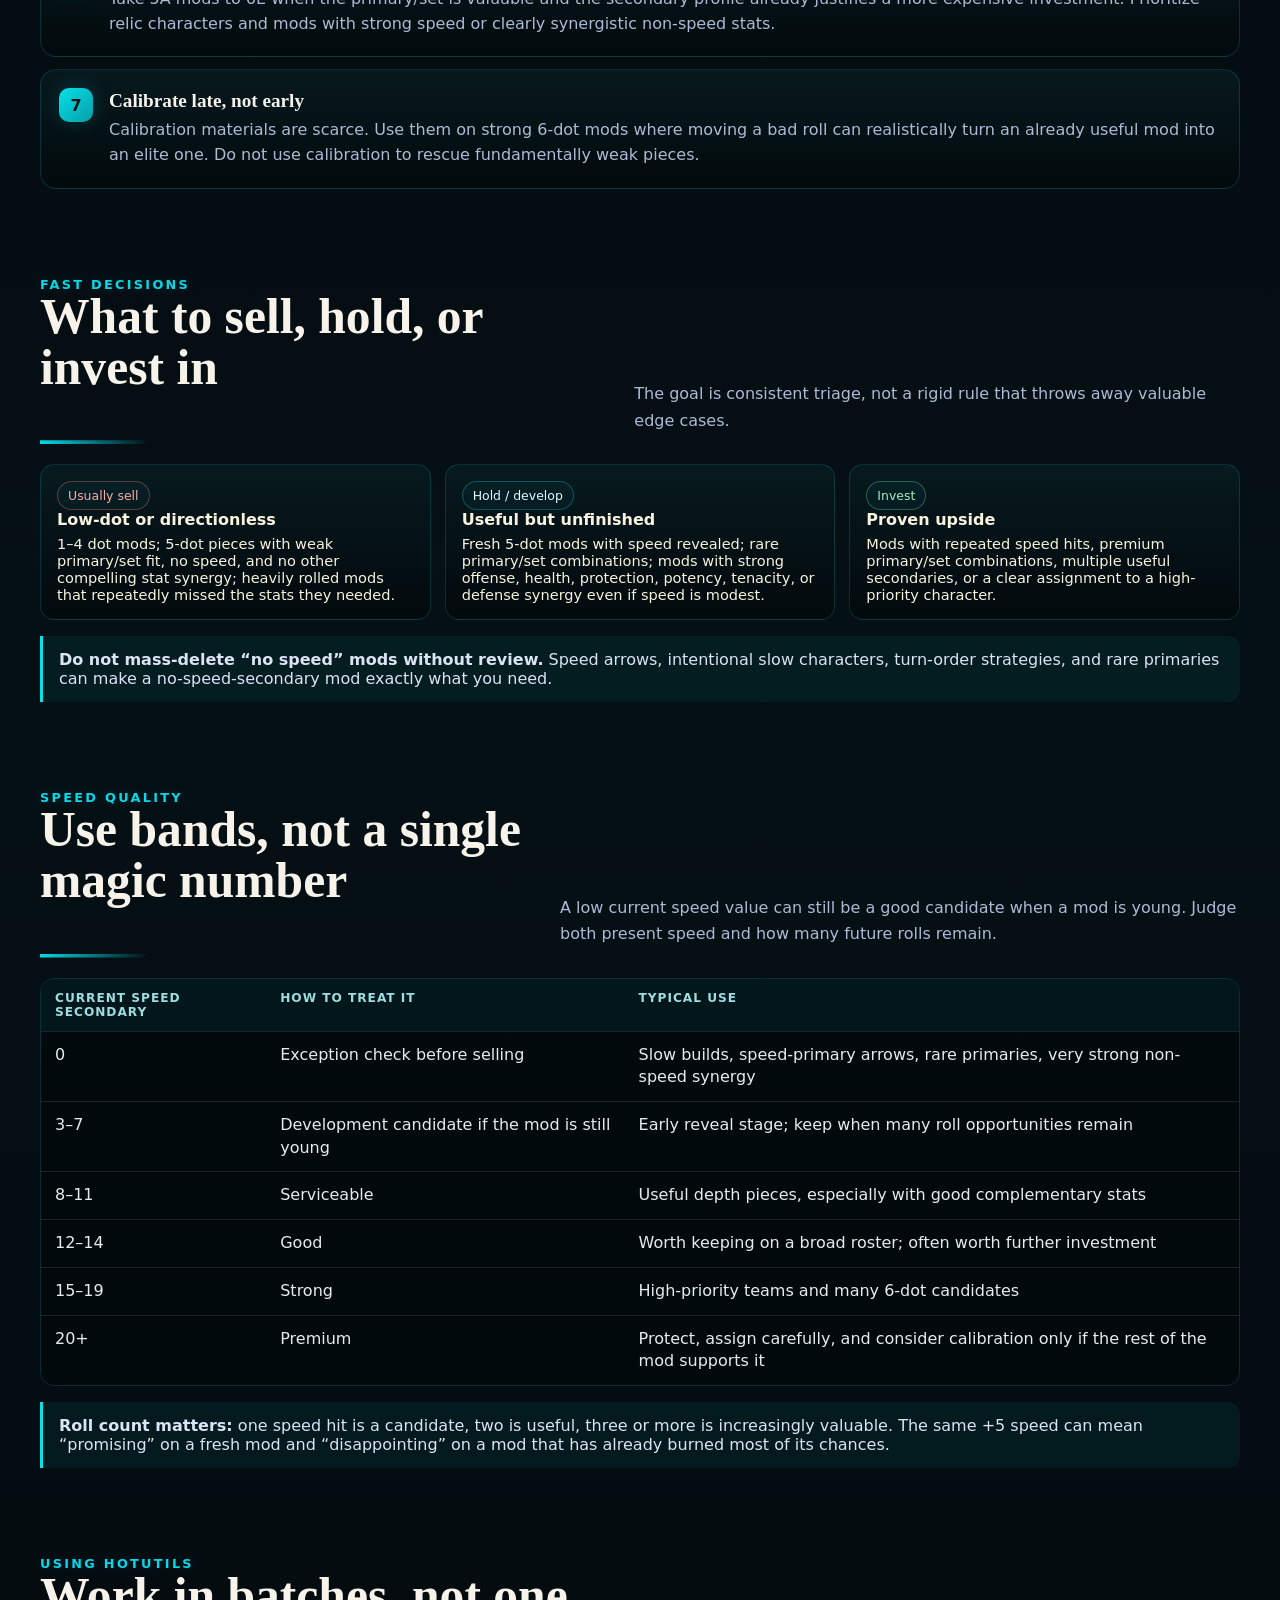
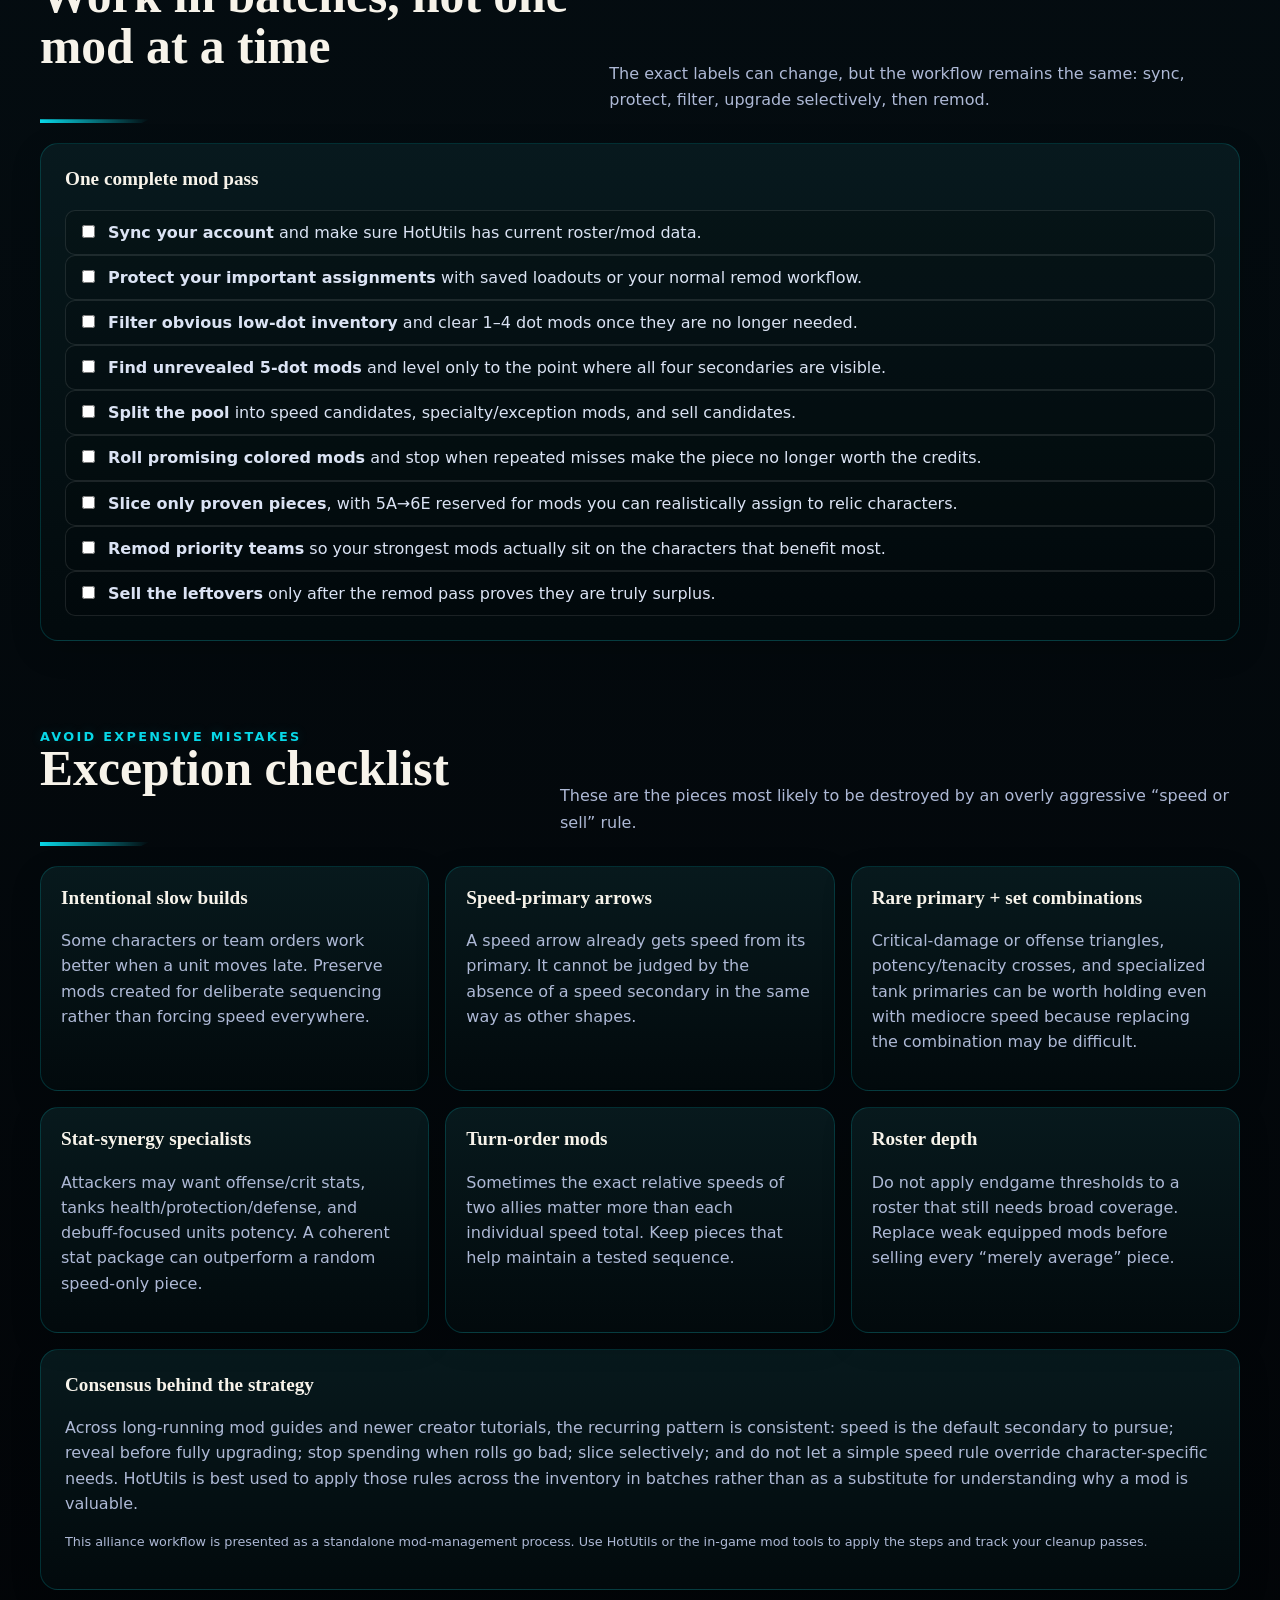
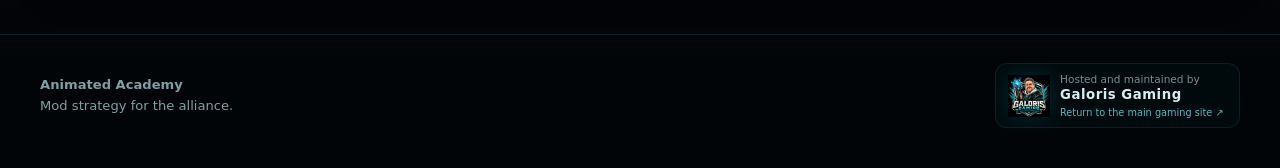
<file: swgoh-animated-academy-mods.html>
<!doctype html><html lang="en"><head><meta charset="utf-8"><meta name="viewport" content="width=device-width,initial-scale=1">
<title>Animated Academy • SWGOH Mod Improvement Strategy</title><meta name="description" content="Animated Academy's practical SWGOH mod improvement and cleanup strategy using in-game tools and HotUtils."><link rel="icon" type="image/png" href="assets/animated-academy-favicon.png"><link rel="stylesheet" href="assets/styles.css?v=20260908-premium"><link rel="stylesheet" href="assets/animated-academy.css?v=20260908-premium"><link rel="stylesheet" href="assets/premium.css?v=20260908-premium"></head>
<body class="aa-page" data-page="swgoh"><a class="skip-link" href="#content">Skip to content</a>
<header class="aa-site-header"><div class="container aa-nav-wrap"><a class="aa-site-brand" href="swgoh-animated-academy.html"><img src="assets/animated-academy-logo.jpg" alt="Animated Academy alliance logo"><span class="aa-site-brand-copy"><strong>Animated Academy</strong><span>SWGOH Alliance • Play Smart. Have Fun. Win Together.</span></span></a><button class="nav-toggle aa-nav-toggle" aria-label="Toggle Animated Academy navigation">Menu</button><nav class="site-nav aa-site-nav" aria-label="Animated Academy"><a href="swgoh-animated-academy.html">Alliance Home</a><a href="swgoh-animated-academy.html#guilds">Guilds</a><a class="active" href="swgoh-animated-academy-mods.html">Mod Guide</a><a href="swgoh-animated-academy-priorities.html">Zetas &amp; Omicrons</a><a href="swgoh-animated-academy-conquest.html">Conquest</a><a href="swgoh-animated-academy.html#calendar">Calendar</a><a class="aa-nav-discord" href="https://discord.gg/dhKscS5v4" target="_blank" rel="noreferrer">Discord ↗</a></nav></div></header>
<main id="content"><section class="mod-page-hero"><div class="container"><div class="aa-eyebrow">Animated Academy • Mod Lab</div><h1>Mod Improvement Strategy</h1><p class="lead">A repeatable process for turning a crowded mod inventory into a stronger roster: reveal cheaply, stop bad investments early, preserve rare exceptions, and spend slicing materials only on pieces that still have upside.</p><div class="pill-row"><span class="tag good">Speed is the default screen</span><span class="tag warn">No-speed ≠ automatic trash</span><span class="tag">HotUtils + in-game friendly</span></div><div class="section-nav"><a class="aa-btn small" href="#workflow">Workflow</a><a class="aa-btn small" href="#cull">Cull Rules</a><a class="aa-btn small" href="#speed">Speed Bands</a><a class="aa-btn small" href="#hotutils">HotUtils</a><a class="aa-btn small" href="#exceptions">Exceptions</a></div></div></section>
<section class="section"><div class="container">
<div class="callout"><strong>Core rule:</strong> farm candidates → reveal secondaries cheaply → stop bad rolls early → invest progressively → assign your best mods to your best teams. Before aggressive selling, remod key characters and protect intentional slow builds, rare primaries, and unusual set/primary combinations.</div>
</div></section>

<section class="section" id="workflow"><div class="container">
<div class="section-head"><div><div class="eyebrow">The repeatable loop</div><h2>Seven-step improvement funnel</h2></div><p>This keeps credits, slicing material, and calibration material focused on mods that have earned the next investment.</p></div>
<div class="mod-workflow">
<div class="mod-step"><h3>Protect what already matters</h3><p>Save important loadouts or otherwise document your best competitive teams. Remod your highest-priority characters before culling inventory so good but poorly assigned pieces are not mistaken for junk.</p></div>
<div class="mod-step"><h3>Remove obvious dead weight</h3><p>Sell 1–4 dot mods once your account is established on 5-dot gear. Clear true duplicates and low-value pieces that have no rare primary, no useful stat profile, and no intentional slow-use case.</p></div>
<div class="mod-step"><h3>Reveal all secondaries as cheaply as possible</h3><p>Do not level every new mod straight to 15. Reveal all four secondaries first. Practical reveal stopping points are level 3 for purple, 6 for blue, 9 for green, and 12 for grey mods.</p></div>
<div class="mod-step"><h3>Use speed as the default filter</h3><p>For most characters, a speed secondary is the best general indicator of future value. Keep promising speed pieces moving through the funnel, but route no-speed pieces through the exception check before selling.</p></div>
<div class="mod-step"><h3>Roll only mods that still have a job</h3><p>Continue leveling or slicing when the piece has useful stat synergy and still has chances to improve. Stop when multiple rolls miss the stats that make the mod valuable.</p></div>
<div class="mod-step"><h3>Reserve 6-dot investment for proven pieces</h3><p>Take 5A mods to 6E when the primary/set is valuable and the secondary profile already justifies a more expensive investment. Prioritize relic characters and mods with strong speed or clearly synergistic non-speed stats.</p></div>
<div class="mod-step"><h3>Calibrate late, not early</h3><p>Calibration materials are scarce. Use them on strong 6-dot mods where moving a bad roll can realistically turn an already useful mod into an elite one. Do not use calibration to rescue fundamentally weak pieces.</p></div>
</div></div></section>

<section class="section" id="cull"><div class="container">
<div class="section-head"><div><div class="eyebrow">Fast decisions</div><h2>What to sell, hold, or invest in</h2></div><p>The goal is consistent triage, not a rigid rule that throws away valuable edge cases.</p></div>
<div class="rule-grid">
<div class="rule"><span class="tag danger">Usually sell</span><strong>Low-dot or directionless</strong><p>1–4 dot mods; 5-dot pieces with weak primary/set fit, no speed, and no other compelling stat synergy; heavily rolled mods that repeatedly missed the stats they needed.</p></div>
<div class="rule"><span class="tag warn">Hold / develop</span><strong>Useful but unfinished</strong><p>Fresh 5-dot mods with speed revealed; rare primary/set combinations; mods with strong offense, health, protection, potency, tenacity, or defense synergy even if speed is modest.</p></div>
<div class="rule"><span class="tag good">Invest</span><strong>Proven upside</strong><p>Mods with repeated speed hits, premium primary/set combinations, multiple useful secondaries, or a clear assignment to a high-priority character.</p></div>
</div>
<div class="callout red" style="margin-top:16px"><strong>Do not mass-delete “no speed” mods without review.</strong> Speed arrows, intentional slow characters, turn-order strategies, and rare primaries can make a no-speed-secondary mod exactly what you need.</div>
</div></section>

<section class="section" id="speed"><div class="container">
<div class="section-head"><div><div class="eyebrow">Speed quality</div><h2>Use bands, not a single magic number</h2></div><p>A low current speed value can still be a good candidate when a mod is young. Judge both present speed and how many future rolls remain.</p></div>
<div class="table-wrap"><table><thead><tr><th>Current speed secondary</th><th>How to treat it</th><th>Typical use</th></tr></thead><tbody>
<tr><td>0</td><td>Exception check before selling</td><td>Slow builds, speed-primary arrows, rare primaries, very strong non-speed synergy</td></tr>
<tr><td>3–7</td><td>Development candidate if the mod is still young</td><td>Early reveal stage; keep when many roll opportunities remain</td></tr>
<tr><td>8–11</td><td>Serviceable</td><td>Useful depth pieces, especially with good complementary stats</td></tr>
<tr><td>12–14</td><td>Good</td><td>Worth keeping on a broad roster; often worth further investment</td></tr>
<tr><td>15–19</td><td>Strong</td><td>High-priority teams and many 6-dot candidates</td></tr>
<tr><td>20+</td><td>Premium</td><td>Protect, assign carefully, and consider calibration only if the rest of the mod supports it</td></tr>
</tbody></table></div>
<div class="callout cyan" style="margin-top:16px"><strong>Roll count matters:</strong> one speed hit is a candidate, two is useful, three or more is increasingly valuable. The same +5 speed can mean “promising” on a fresh mod and “disappointing” on a mod that has already burned most of its chances.</div>
</div></section>

<section class="section" id="hotutils"><div class="container">
<div class="section-head"><div><div class="eyebrow">Using HotUtils</div><h2>Work in batches, not one mod at a time</h2></div><p>The exact labels can change, but the workflow remains the same: sync, protect, filter, upgrade selectively, then remod.</p></div>
<div class="panel" data-checklist="mod-pass">
<h3>One complete mod pass</h3>
<div class="check-row"><input id="m1" type="checkbox"><label for="m1"><strong>Sync your account</strong> and make sure HotUtils has current roster/mod data.</label></div>
<div class="check-row"><input id="m2" type="checkbox"><label for="m2"><strong>Protect your important assignments</strong> with saved loadouts or your normal remod workflow.</label></div>
<div class="check-row"><input id="m3" type="checkbox"><label for="m3"><strong>Filter obvious low-dot inventory</strong> and clear 1–4 dot mods once they are no longer needed.</label></div>
<div class="check-row"><input id="m4" type="checkbox"><label for="m4"><strong>Find unrevealed 5-dot mods</strong> and level only to the point where all four secondaries are visible.</label></div>
<div class="check-row"><input id="m5" type="checkbox"><label for="m5"><strong>Split the pool</strong> into speed candidates, specialty/exception mods, and sell candidates.</label></div>
<div class="check-row"><input id="m6" type="checkbox"><label for="m6"><strong>Roll promising colored mods</strong> and stop when repeated misses make the piece no longer worth the credits.</label></div>
<div class="check-row"><input id="m7" type="checkbox"><label for="m7"><strong>Slice only proven pieces</strong>, with 5A→6E reserved for mods you can realistically assign to relic characters.</label></div>
<div class="check-row"><input id="m8" type="checkbox"><label for="m8"><strong>Remod priority teams</strong> so your strongest mods actually sit on the characters that benefit most.</label></div>
<div class="check-row"><input id="m9" type="checkbox"><label for="m9"><strong>Sell the leftovers</strong> only after the remod pass proves they are truly surplus.</label></div>
</div>
</div></section>

<section class="section" id="exceptions"><div class="container">
<div class="section-head"><div><div class="eyebrow">Avoid expensive mistakes</div><h2>Exception checklist</h2></div><p>These are the pieces most likely to be destroyed by an overly aggressive “speed or sell” rule.</p></div>
<div class="card-grid">
<div class="card"><h3>Intentional slow builds</h3><p>Some characters or team orders work better when a unit moves late. Preserve mods created for deliberate sequencing rather than forcing speed everywhere.</p></div>
<div class="card"><h3>Speed-primary arrows</h3><p>A speed arrow already gets speed from its primary. It cannot be judged by the absence of a speed secondary in the same way as other shapes.</p></div>
<div class="card"><h3>Rare primary + set combinations</h3><p>Critical-damage or offense triangles, potency/tenacity crosses, and specialized tank primaries can be worth holding even with mediocre speed because replacing the combination may be difficult.</p></div>
<div class="card"><h3>Stat-synergy specialists</h3><p>Attackers may want offense/crit stats, tanks health/protection/defense, and debuff-focused units potency. A coherent stat package can outperform a random speed-only piece.</p></div>
<div class="card"><h3>Turn-order mods</h3><p>Sometimes the exact relative speeds of two allies matter more than each individual speed total. Keep pieces that help maintain a tested sequence.</p></div>
<div class="card"><h3>Roster depth</h3><p>Do not apply endgame thresholds to a roster that still needs broad coverage. Replace weak equipped mods before selling every “merely average” piece.</p></div>
</div>
<div class="panel" style="margin-top:16px"><h3>Consensus behind the strategy</h3><p>Across long-running mod guides and newer creator tutorials, the recurring pattern is consistent: speed is the default secondary to pursue; reveal before fully upgrading; stop spending when rolls go bad; slice selectively; and do not let a simple speed rule override character-specific needs. HotUtils is best used to apply those rules across the inventory in batches rather than as a substitute for understanding why a mod is valuable.</p>
<p class="source-note">This alliance workflow is presented as a standalone mod-management process. Use HotUtils or the in-game mod tools to apply the steps and track your cleanup passes.</p></div>
</div></section>

</main><footer class="aa-footer"><div class="container aa-footer-row"><div class="aa-footer-alliance"><strong>Animated Academy</strong><br>Mod strategy for the alliance.</div><a class="aa-host-credit" href="index.html" aria-label="Return to Galoris Gaming"><img src="assets/galoris-host-icon.png" alt="Galoris Gaming logo"><span><small>Hosted and maintained by</small><strong>Galoris Gaming</strong><em>Return to the main gaming site ↗</em></span></a></div></footer><a class="backtop" href="#content" aria-label="Back to top">↑</a><script src="assets/site.js?v=20260908-premium"></script></body></html>
</file>
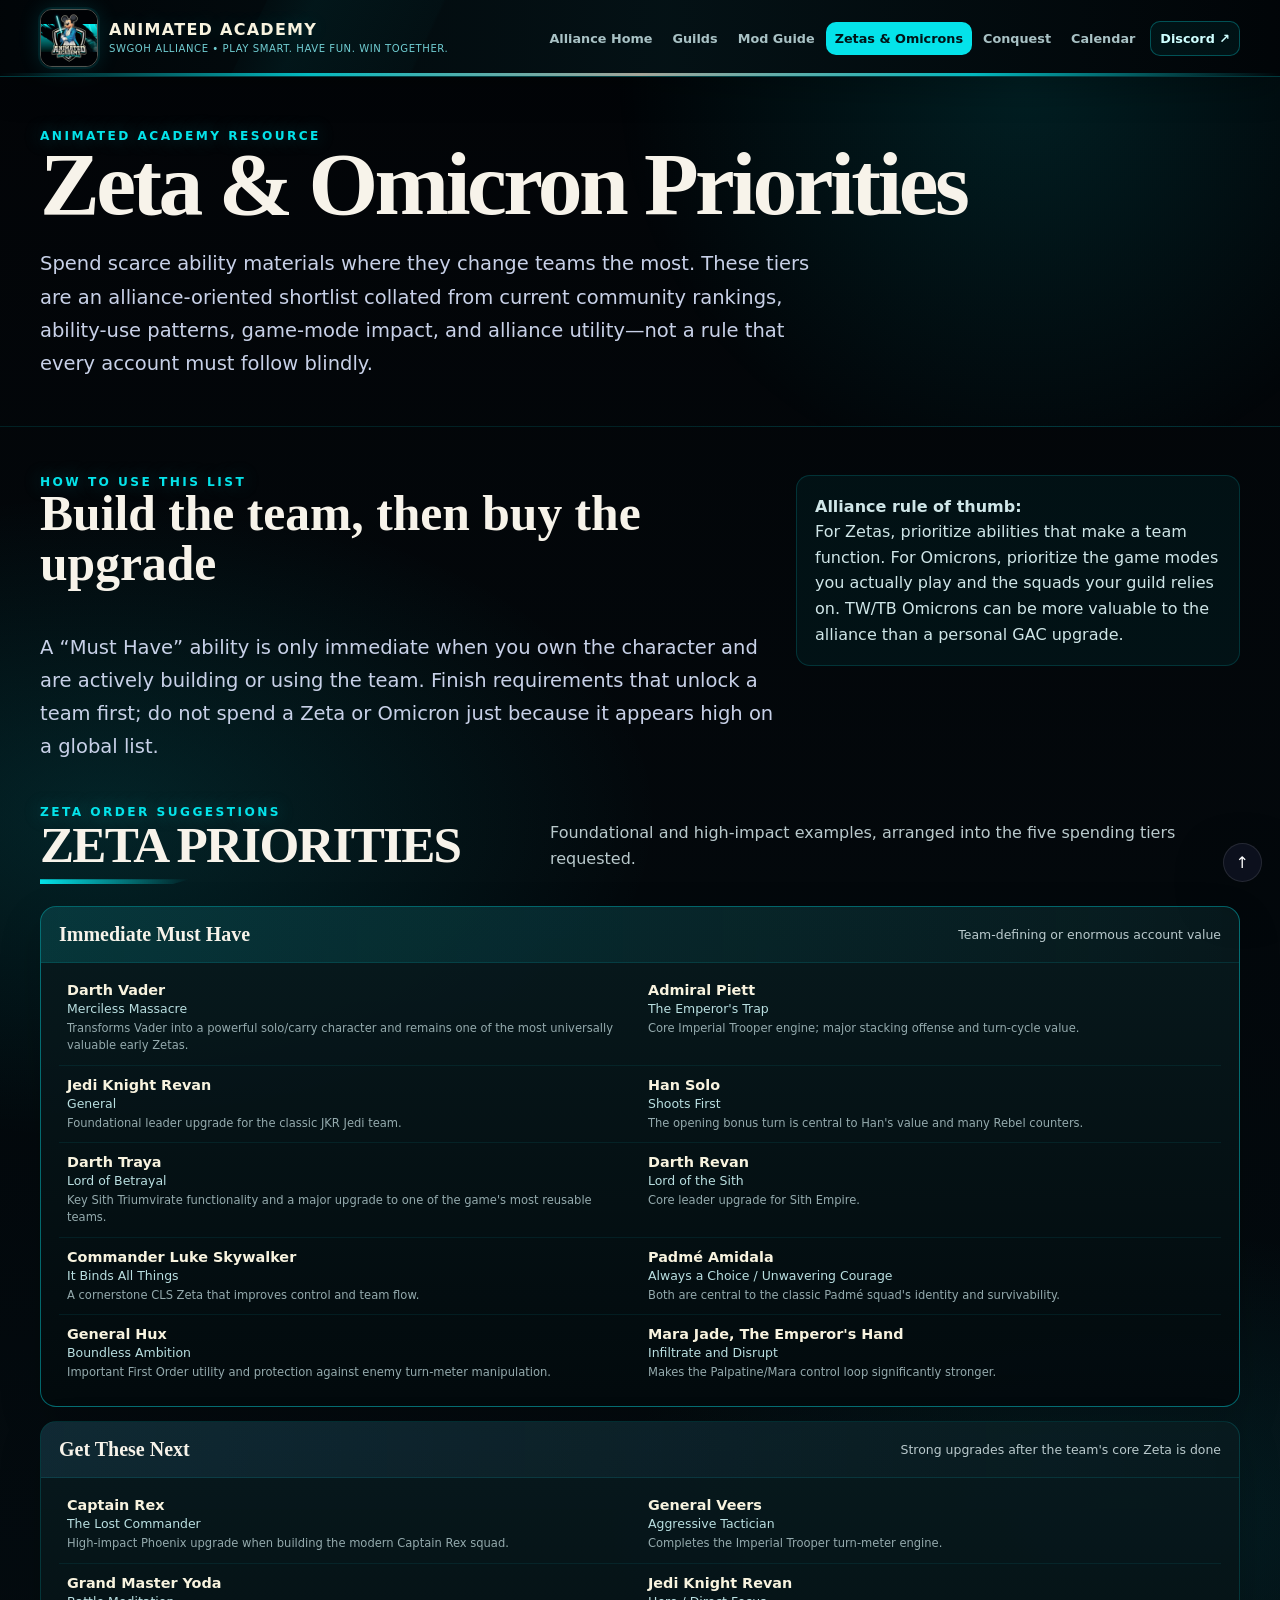
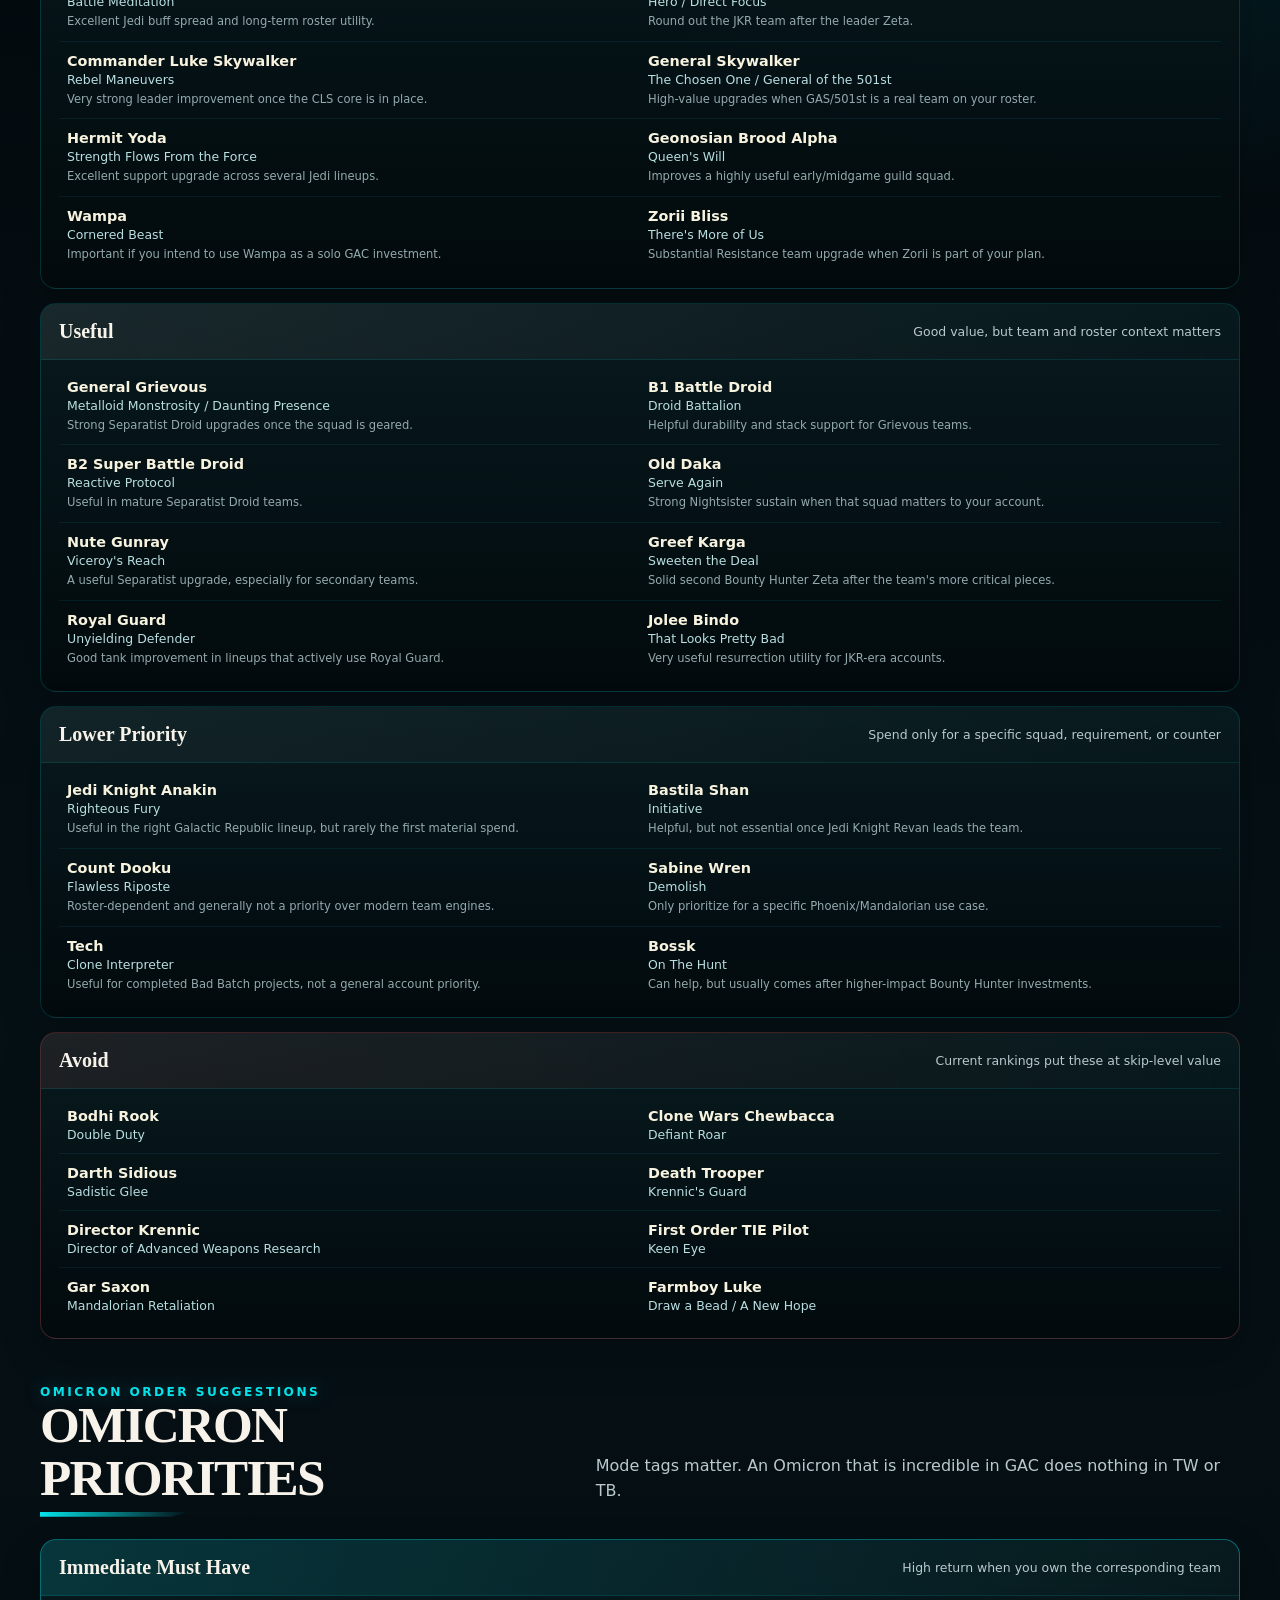
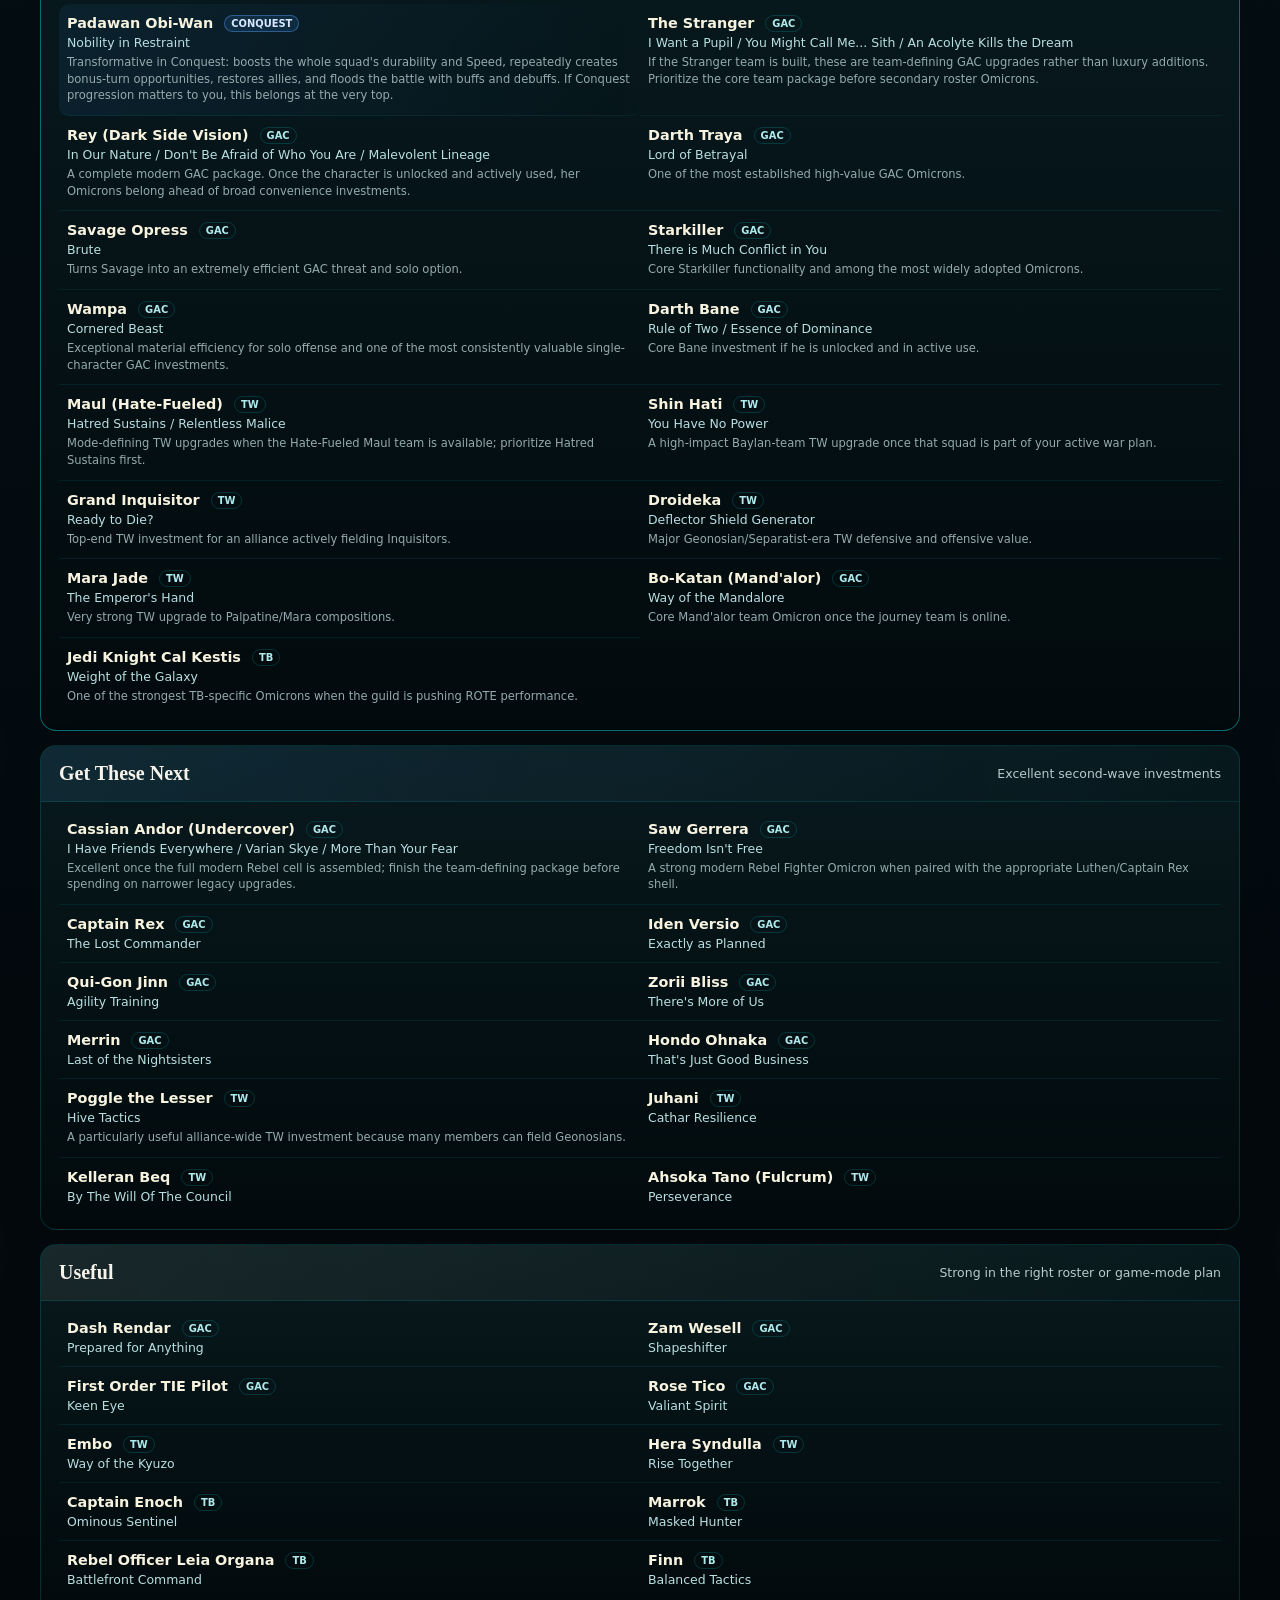
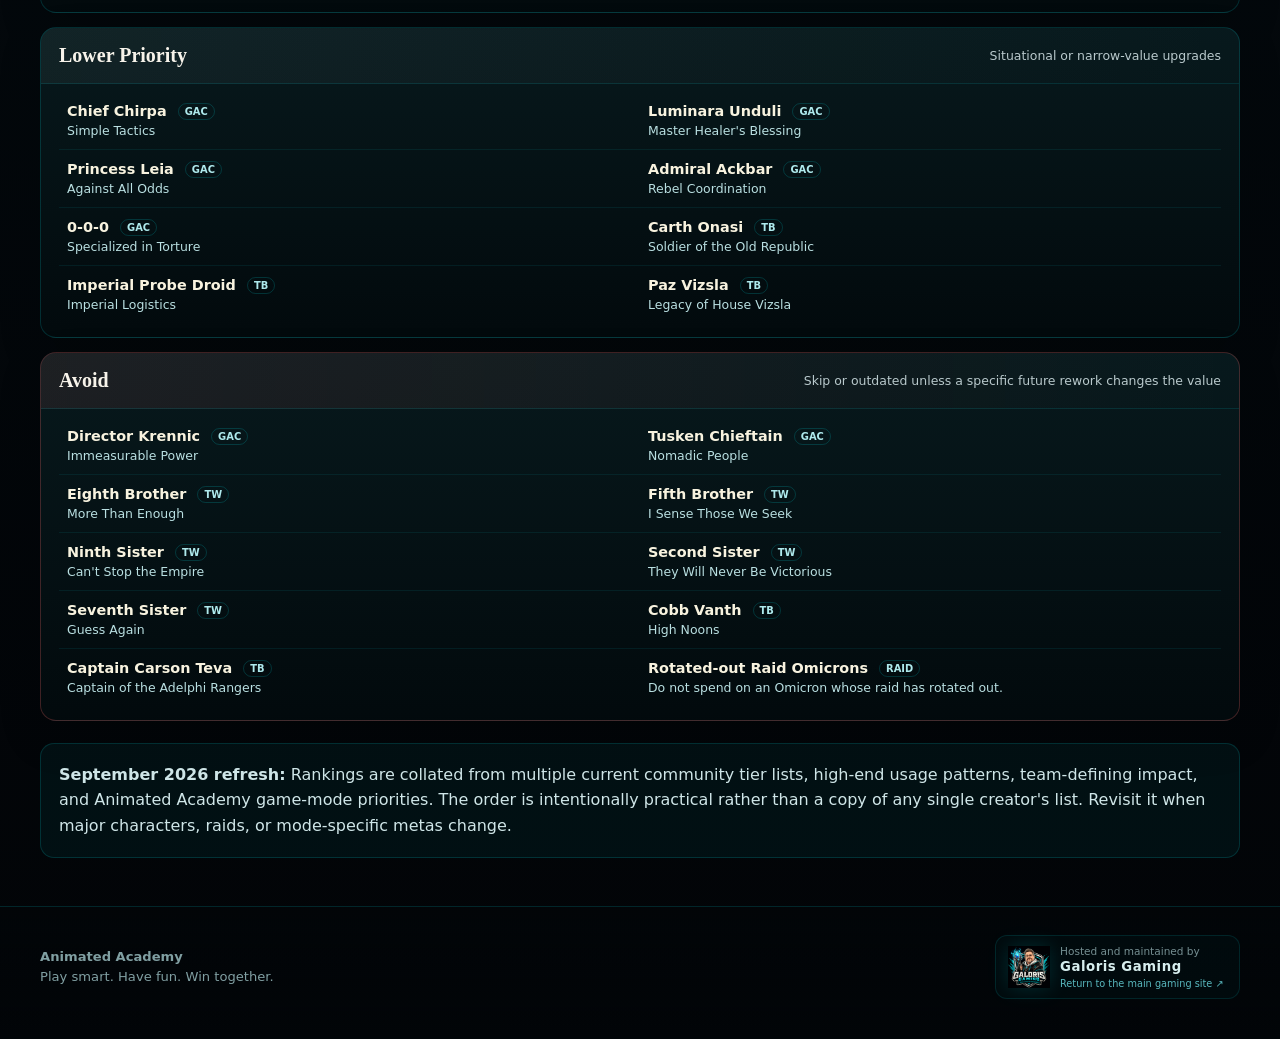
<file: swgoh-animated-academy-priorities.html>
<!doctype html><html lang="en"><head><meta charset="utf-8"><meta name="viewport" content="width=device-width,initial-scale=1">
<title>Zeta & Omicron Priorities • Animated Academy</title><meta name="description" content="Animated Academy SWGOH Zeta and Omicron spending priority guide."><link rel="icon" type="image/png" href="assets/animated-academy-favicon.png"><link rel="stylesheet" href="assets/styles.css?v=20260908-premium"><link rel="stylesheet" href="assets/animated-academy.css?v=20260908-premium">
<style id="aa-priority-critical">
/* Deployment-safe critical styling for Zeta & Omicron Priorities */
.priority-intro{display:grid;grid-template-columns:minmax(0,1.25fr) minmax(260px,.75fr);gap:16px;align-items:start;margin-bottom:22px}
.priority-note{padding:18px;border:1px solid rgba(4,227,234,.16);border-radius:14px;background:rgba(4,227,234,.05);color:#cfe6e8;line-height:1.6}
.priority-grid{display:grid;gap:14px}
.priority-tier{position:relative;overflow:hidden;border:1px solid rgba(4,227,234,.16);border-radius:16px;background:linear-gradient(180deg,rgba(8,27,31,.93),rgba(2,10,13,.96));box-shadow:0 16px 42px rgba(0,0,0,.18)}
.priority-tier-head{display:flex;align-items:center;justify-content:space-between;gap:14px;padding:16px 18px;border-bottom:1px solid rgba(4,227,234,.12)}
.priority-tier-head h3{margin:0;font-size:1.25rem}.priority-tier-head p{margin:0;color:#b9c9cc;font-size:.78rem}
.priority-tier.immediate{border-color:rgba(4,227,234,.42)}.priority-tier.immediate .priority-tier-head{background:linear-gradient(90deg,rgba(4,227,234,.14),transparent)}
.priority-tier.next .priority-tier-head{background:linear-gradient(90deg,rgba(92,184,255,.10),transparent)}
.priority-tier.useful .priority-tier-head{background:linear-gradient(90deg,rgba(248,243,223,.07),transparent)}
.priority-tier.lower .priority-tier-head{background:linear-gradient(90deg,rgba(183,201,204,.06),transparent)}
.priority-tier.avoid{border-color:rgba(255,105,105,.24)}.priority-tier.avoid .priority-tier-head{background:linear-gradient(90deg,rgba(255,105,105,.09),transparent)}
.priority-list{display:grid;grid-template-columns:repeat(2,minmax(0,1fr));gap:0;padding:8px 18px 14px}
.priority-item{min-width:0;padding:11px 8px;border-bottom:1px solid rgba(4,227,234,.08)}
.priority-item:nth-last-child(-n+2){border-bottom:0}.priority-item strong{display:block;font-size:.9rem}.priority-item .ability{color:#b9dfe1;font-size:.78rem;margin-top:3px}.priority-item .why{color:#94aaad;font-size:.72rem;margin-top:4px;line-height:1.45}
.mode-tag{display:inline-flex;margin-left:6px;padding:2px 6px;border-radius:999px;border:1px solid rgba(4,227,234,.18);color:#aee9ec;font-size:.62rem;vertical-align:1px;white-space:nowrap}
.mode-tag.conquest{color:#d8e8ff;border-color:rgba(92,157,255,.42);background:rgba(61,157,255,.12)}
.featured-priority{background:linear-gradient(90deg,rgba(61,157,255,.08),transparent);border-radius:10px}
@media(max-width:820px){.priority-intro{grid-template-columns:1fr}.priority-list{grid-template-columns:1fr}.priority-item:nth-last-child(-n+2){border-bottom:1px solid rgba(4,227,234,.08)}.priority-item:last-child{border-bottom:0}.priority-tier-head{align-items:flex-start;flex-direction:column;gap:4px}}
</style>
<link rel="stylesheet" href="assets/premium.css?v=20260908-premium"></head>
<body class="aa-page" data-page="swgoh"><a class="skip-link" href="#content">Skip to content</a>
<header class="aa-site-header"><div class="container aa-nav-wrap"><a class="aa-site-brand" href="swgoh-animated-academy.html"><img src="assets/animated-academy-logo.jpg" alt="Animated Academy alliance logo"><span class="aa-site-brand-copy"><strong>Animated Academy</strong><span>SWGOH Alliance • Play Smart. Have Fun. Win Together.</span></span></a><button class="nav-toggle aa-nav-toggle" aria-label="Toggle Animated Academy navigation">Menu</button><nav class="site-nav aa-site-nav" aria-label="Animated Academy"><a href="swgoh-animated-academy.html">Alliance Home</a><a href="swgoh-animated-academy.html#guilds">Guilds</a><a href="swgoh-animated-academy-mods.html">Mod Guide</a><a class="active" href="swgoh-animated-academy-priorities.html">Zetas &amp; Omicrons</a><a href="swgoh-animated-academy-conquest.html">Conquest</a><a href="swgoh-animated-academy.html#calendar">Calendar</a><a class="aa-nav-discord" href="https://discord.gg/dhKscS5v4" target="_blank" rel="noreferrer">Discord ↗</a></nav></div></header>
<main id="content">
<section class="mod-page-hero"><div class="container"><div class="aa-eyebrow">Animated Academy Resource</div><h1>Zeta & Omicron Priorities</h1><p class="lead">Spend scarce ability materials where they change teams the most. These tiers are an alliance-oriented shortlist collated from current community rankings, ability-use patterns, game-mode impact, and alliance utility—not a rule that every account must follow blindly.</p></div></section>
<section class="aa-section"><div class="container"><div class="priority-intro"><div><div class="aa-eyebrow">How to use this list</div><h2>Build the team, then buy the upgrade</h2><p class="lead">A “Must Have” ability is only immediate when you own the character and are actively building or using the team. Finish requirements that unlock a team first; do not spend a Zeta or Omicron just because it appears high on a global list.</p></div><div class="priority-note"><strong>Alliance rule of thumb:</strong><br>For Zetas, prioritize abilities that make a team function. For Omicrons, prioritize the game modes you actually play and the squads your guild relies on. TW/TB Omicrons can be more valuable to the alliance than a personal GAC upgrade.</div></div>

<div class="aa-section-head"><div><div class="aa-eyebrow">Zeta order suggestions</div><h2>Zeta priorities</h2></div><p>Foundational and high-impact examples, arranged into the five spending tiers requested.</p></div>
<div class="priority-grid">
<section class="priority-tier immediate"><div class="priority-tier-head"><h3>Immediate Must Have</h3><p>Team-defining or enormous account value</p></div><div class="priority-list">
<div class="priority-item"><strong>Darth Vader</strong><div class="ability">Merciless Massacre</div><div class="why">Transforms Vader into a powerful solo/carry character and remains one of the most universally valuable early Zetas.</div></div>
<div class="priority-item"><strong>Admiral Piett</strong><div class="ability">The Emperor's Trap</div><div class="why">Core Imperial Trooper engine; major stacking offense and turn-cycle value.</div></div>
<div class="priority-item"><strong>Jedi Knight Revan</strong><div class="ability">General</div><div class="why">Foundational leader upgrade for the classic JKR Jedi team.</div></div>
<div class="priority-item"><strong>Han Solo</strong><div class="ability">Shoots First</div><div class="why">The opening bonus turn is central to Han's value and many Rebel counters.</div></div>
<div class="priority-item"><strong>Darth Traya</strong><div class="ability">Lord of Betrayal</div><div class="why">Key Sith Triumvirate functionality and a major upgrade to one of the game's most reusable teams.</div></div>
<div class="priority-item"><strong>Darth Revan</strong><div class="ability">Lord of the Sith</div><div class="why">Core leader upgrade for Sith Empire.</div></div>
<div class="priority-item"><strong>Commander Luke Skywalker</strong><div class="ability">It Binds All Things</div><div class="why">A cornerstone CLS Zeta that improves control and team flow.</div></div>
<div class="priority-item"><strong>Padmé Amidala</strong><div class="ability">Always a Choice / Unwavering Courage</div><div class="why">Both are central to the classic Padmé squad's identity and survivability.</div></div>
<div class="priority-item"><strong>General Hux</strong><div class="ability">Boundless Ambition</div><div class="why">Important First Order utility and protection against enemy turn-meter manipulation.</div></div>
<div class="priority-item"><strong>Mara Jade, The Emperor's Hand</strong><div class="ability">Infiltrate and Disrupt</div><div class="why">Makes the Palpatine/Mara control loop significantly stronger.</div></div>
</div></section>
<section class="priority-tier next"><div class="priority-tier-head"><h3>Get These Next</h3><p>Strong upgrades after the team's core Zeta is done</p></div><div class="priority-list">
<div class="priority-item"><strong>Captain Rex</strong><div class="ability">The Lost Commander</div><div class="why">High-impact Phoenix upgrade when building the modern Captain Rex squad.</div></div>
<div class="priority-item"><strong>General Veers</strong><div class="ability">Aggressive Tactician</div><div class="why">Completes the Imperial Trooper turn-meter engine.</div></div>
<div class="priority-item"><strong>Grand Master Yoda</strong><div class="ability">Battle Meditation</div><div class="why">Excellent Jedi buff spread and long-term roster utility.</div></div>
<div class="priority-item"><strong>Jedi Knight Revan</strong><div class="ability">Hero / Direct Focus</div><div class="why">Round out the JKR team after the leader Zeta.</div></div>
<div class="priority-item"><strong>Commander Luke Skywalker</strong><div class="ability">Rebel Maneuvers</div><div class="why">Very strong leader improvement once the CLS core is in place.</div></div>
<div class="priority-item"><strong>General Skywalker</strong><div class="ability">The Chosen One / General of the 501st</div><div class="why">High-value upgrades when GAS/501st is a real team on your roster.</div></div>
<div class="priority-item"><strong>Hermit Yoda</strong><div class="ability">Strength Flows From the Force</div><div class="why">Excellent support upgrade across several Jedi lineups.</div></div>
<div class="priority-item"><strong>Geonosian Brood Alpha</strong><div class="ability">Queen's Will</div><div class="why">Improves a highly useful early/midgame guild squad.</div></div>
<div class="priority-item"><strong>Wampa</strong><div class="ability">Cornered Beast</div><div class="why">Important if you intend to use Wampa as a solo GAC investment.</div></div>
<div class="priority-item"><strong>Zorii Bliss</strong><div class="ability">There's More of Us</div><div class="why">Substantial Resistance team upgrade when Zorii is part of your plan.</div></div>
</div></section>
<section class="priority-tier useful"><div class="priority-tier-head"><h3>Useful</h3><p>Good value, but team and roster context matters</p></div><div class="priority-list">
<div class="priority-item"><strong>General Grievous</strong><div class="ability">Metalloid Monstrosity / Daunting Presence</div><div class="why">Strong Separatist Droid upgrades once the squad is geared.</div></div>
<div class="priority-item"><strong>B1 Battle Droid</strong><div class="ability">Droid Battalion</div><div class="why">Helpful durability and stack support for Grievous teams.</div></div>
<div class="priority-item"><strong>B2 Super Battle Droid</strong><div class="ability">Reactive Protocol</div><div class="why">Useful in mature Separatist Droid teams.</div></div>
<div class="priority-item"><strong>Old Daka</strong><div class="ability">Serve Again</div><div class="why">Strong Nightsister sustain when that squad matters to your account.</div></div>
<div class="priority-item"><strong>Nute Gunray</strong><div class="ability">Viceroy's Reach</div><div class="why">A useful Separatist upgrade, especially for secondary teams.</div></div>
<div class="priority-item"><strong>Greef Karga</strong><div class="ability">Sweeten the Deal</div><div class="why">Solid second Bounty Hunter Zeta after the team's more critical pieces.</div></div>
<div class="priority-item"><strong>Royal Guard</strong><div class="ability">Unyielding Defender</div><div class="why">Good tank improvement in lineups that actively use Royal Guard.</div></div>
<div class="priority-item"><strong>Jolee Bindo</strong><div class="ability">That Looks Pretty Bad</div><div class="why">Very useful resurrection utility for JKR-era accounts.</div></div>
</div></section>
<section class="priority-tier lower"><div class="priority-tier-head"><h3>Lower Priority</h3><p>Spend only for a specific squad, requirement, or counter</p></div><div class="priority-list">
<div class="priority-item"><strong>Jedi Knight Anakin</strong><div class="ability">Righteous Fury</div><div class="why">Useful in the right Galactic Republic lineup, but rarely the first material spend.</div></div>
<div class="priority-item"><strong>Bastila Shan</strong><div class="ability">Initiative</div><div class="why">Helpful, but not essential once Jedi Knight Revan leads the team.</div></div>
<div class="priority-item"><strong>Count Dooku</strong><div class="ability">Flawless Riposte</div><div class="why">Roster-dependent and generally not a priority over modern team engines.</div></div>
<div class="priority-item"><strong>Sabine Wren</strong><div class="ability">Demolish</div><div class="why">Only prioritize for a specific Phoenix/Mandalorian use case.</div></div>
<div class="priority-item"><strong>Tech</strong><div class="ability">Clone Interpreter</div><div class="why">Useful for completed Bad Batch projects, not a general account priority.</div></div>
<div class="priority-item"><strong>Bossk</strong><div class="ability">On The Hunt</div><div class="why">Can help, but usually comes after higher-impact Bounty Hunter investments.</div></div>
</div></section>
<section class="priority-tier avoid"><div class="priority-tier-head"><h3>Avoid</h3><p>Current rankings put these at skip-level value</p></div><div class="priority-list">
<div class="priority-item"><strong>Bodhi Rook</strong><div class="ability">Double Duty</div></div><div class="priority-item"><strong>Clone Wars Chewbacca</strong><div class="ability">Defiant Roar</div></div><div class="priority-item"><strong>Darth Sidious</strong><div class="ability">Sadistic Glee</div></div><div class="priority-item"><strong>Death Trooper</strong><div class="ability">Krennic's Guard</div></div><div class="priority-item"><strong>Director Krennic</strong><div class="ability">Director of Advanced Weapons Research</div></div><div class="priority-item"><strong>First Order TIE Pilot</strong><div class="ability">Keen Eye</div></div><div class="priority-item"><strong>Gar Saxon</strong><div class="ability">Mandalorian Retaliation</div></div><div class="priority-item"><strong>Farmboy Luke</strong><div class="ability">Draw a Bead / A New Hope</div></div>
</div></section></div>

<div class="aa-section-head" style="margin-top:46px"><div><div class="aa-eyebrow">Omicron order suggestions</div><h2>Omicron priorities</h2></div><p>Mode tags matter. An Omicron that is incredible in GAC does nothing in TW or TB.</p></div>
<div class="priority-grid">
<section class="priority-tier immediate"><div class="priority-tier-head"><h3>Immediate Must Have</h3><p>High return when you own the corresponding team</p></div><div class="priority-list"><div class="priority-item featured-priority"><strong>Padawan Obi-Wan <span class="mode-tag conquest">CONQUEST</span></strong><div class="ability">Nobility in Restraint</div><div class="why">Transformative in Conquest: boosts the whole squad's durability and Speed, repeatedly creates bonus-turn opportunities, restores allies, and floods the battle with buffs and debuffs. If Conquest progression matters to you, this belongs at the very top.</div></div>
<div class="priority-item"><strong>The Stranger <span class="mode-tag">GAC</span></strong><div class="ability">I Want a Pupil / You Might Call Me... Sith / An Acolyte Kills the Dream</div><div class="why">If the Stranger team is built, these are team-defining GAC upgrades rather than luxury additions. Prioritize the core team package before secondary roster Omicrons.</div></div>
<div class="priority-item"><strong>Rey (Dark Side Vision) <span class="mode-tag">GAC</span></strong><div class="ability">In Our Nature / Don't Be Afraid of Who You Are / Malevolent Lineage</div><div class="why">A complete modern GAC package. Once the character is unlocked and actively used, her Omicrons belong ahead of broad convenience investments.</div></div>
<div class="priority-item"><strong>Darth Traya <span class="mode-tag">GAC</span></strong><div class="ability">Lord of Betrayal</div><div class="why">One of the most established high-value GAC Omicrons.</div></div>
<div class="priority-item"><strong>Savage Opress <span class="mode-tag">GAC</span></strong><div class="ability">Brute</div><div class="why">Turns Savage into an extremely efficient GAC threat and solo option.</div></div>
<div class="priority-item"><strong>Starkiller <span class="mode-tag">GAC</span></strong><div class="ability">There is Much Conflict in You</div><div class="why">Core Starkiller functionality and among the most widely adopted Omicrons.</div></div>
<div class="priority-item"><strong>Wampa <span class="mode-tag">GAC</span></strong><div class="ability">Cornered Beast</div><div class="why">Exceptional material efficiency for solo offense and one of the most consistently valuable single-character GAC investments.</div></div>
<div class="priority-item"><strong>Darth Bane <span class="mode-tag">GAC</span></strong><div class="ability">Rule of Two / Essence of Dominance</div><div class="why">Core Bane investment if he is unlocked and in active use.</div></div>
<div class="priority-item"><strong>Maul (Hate-Fueled) <span class="mode-tag">TW</span></strong><div class="ability">Hatred Sustains / Relentless Malice</div><div class="why">Mode-defining TW upgrades when the Hate-Fueled Maul team is available; prioritize Hatred Sustains first.</div></div>
<div class="priority-item"><strong>Shin Hati <span class="mode-tag">TW</span></strong><div class="ability">You Have No Power</div><div class="why">A high-impact Baylan-team TW upgrade once that squad is part of your active war plan.</div></div>
<div class="priority-item"><strong>Grand Inquisitor <span class="mode-tag">TW</span></strong><div class="ability">Ready to Die?</div><div class="why">Top-end TW investment for an alliance actively fielding Inquisitors.</div></div>
<div class="priority-item"><strong>Droideka <span class="mode-tag">TW</span></strong><div class="ability">Deflector Shield Generator</div><div class="why">Major Geonosian/Separatist-era TW defensive and offensive value.</div></div>
<div class="priority-item"><strong>Mara Jade <span class="mode-tag">TW</span></strong><div class="ability">The Emperor's Hand</div><div class="why">Very strong TW upgrade to Palpatine/Mara compositions.</div></div>
<div class="priority-item"><strong>Bo-Katan (Mand'alor) <span class="mode-tag">GAC</span></strong><div class="ability">Way of the Mandalore</div><div class="why">Core Mand'alor team Omicron once the journey team is online.</div></div>
<div class="priority-item"><strong>Jedi Knight Cal Kestis <span class="mode-tag">TB</span></strong><div class="ability">Weight of the Galaxy</div><div class="why">One of the strongest TB-specific Omicrons when the guild is pushing ROTE performance.</div></div>
</div></section>
<section class="priority-tier next"><div class="priority-tier-head"><h3>Get These Next</h3><p>Excellent second-wave investments</p></div><div class="priority-list">
<div class="priority-item"><strong>Cassian Andor (Undercover) <span class="mode-tag">GAC</span></strong><div class="ability">I Have Friends Everywhere / Varian Skye / More Than Your Fear</div><div class="why">Excellent once the full modern Rebel cell is assembled; finish the team-defining package before spending on narrower legacy upgrades.</div></div>
<div class="priority-item"><strong>Saw Gerrera <span class="mode-tag">GAC</span></strong><div class="ability">Freedom Isn't Free</div><div class="why">A strong modern Rebel Fighter Omicron when paired with the appropriate Luthen/Captain Rex shell.</div></div>
<div class="priority-item"><strong>Captain Rex <span class="mode-tag">GAC</span></strong><div class="ability">The Lost Commander</div></div><div class="priority-item"><strong>Iden Versio <span class="mode-tag">GAC</span></strong><div class="ability">Exactly as Planned</div></div><div class="priority-item"><strong>Qui-Gon Jinn <span class="mode-tag">GAC</span></strong><div class="ability">Agility Training</div></div><div class="priority-item"><strong>Zorii Bliss <span class="mode-tag">GAC</span></strong><div class="ability">There's More of Us</div></div><div class="priority-item"><strong>Merrin <span class="mode-tag">GAC</span></strong><div class="ability">Last of the Nightsisters</div></div><div class="priority-item"><strong>Hondo Ohnaka <span class="mode-tag">GAC</span></strong><div class="ability">That's Just Good Business</div></div><div class="priority-item"><strong>Poggle the Lesser <span class="mode-tag">TW</span></strong><div class="ability">Hive Tactics</div><div class="why">A particularly useful alliance-wide TW investment because many members can field Geonosians.</div></div><div class="priority-item"><strong>Juhani <span class="mode-tag">TW</span></strong><div class="ability">Cathar Resilience</div></div><div class="priority-item"><strong>Kelleran Beq <span class="mode-tag">TW</span></strong><div class="ability">By The Will Of The Council</div></div><div class="priority-item"><strong>Ahsoka Tano (Fulcrum) <span class="mode-tag">TW</span></strong><div class="ability">Perseverance</div></div>
</div></section>
<section class="priority-tier useful"><div class="priority-tier-head"><h3>Useful</h3><p>Strong in the right roster or game-mode plan</p></div><div class="priority-list">
<div class="priority-item"><strong>Dash Rendar <span class="mode-tag">GAC</span></strong><div class="ability">Prepared for Anything</div></div><div class="priority-item"><strong>Zam Wesell <span class="mode-tag">GAC</span></strong><div class="ability">Shapeshifter</div></div><div class="priority-item"><strong>First Order TIE Pilot <span class="mode-tag">GAC</span></strong><div class="ability">Keen Eye</div></div><div class="priority-item"><strong>Rose Tico <span class="mode-tag">GAC</span></strong><div class="ability">Valiant Spirit</div></div><div class="priority-item"><strong>Embo <span class="mode-tag">TW</span></strong><div class="ability">Way of the Kyuzo</div></div><div class="priority-item"><strong>Hera Syndulla <span class="mode-tag">TW</span></strong><div class="ability">Rise Together</div></div><div class="priority-item"><strong>Captain Enoch <span class="mode-tag">TB</span></strong><div class="ability">Ominous Sentinel</div></div><div class="priority-item"><strong>Marrok <span class="mode-tag">TB</span></strong><div class="ability">Masked Hunter</div></div><div class="priority-item"><strong>Rebel Officer Leia Organa <span class="mode-tag">TB</span></strong><div class="ability">Battlefront Command</div></div><div class="priority-item"><strong>Finn <span class="mode-tag">TB</span></strong><div class="ability">Balanced Tactics</div></div>
</div></section>
<section class="priority-tier lower"><div class="priority-tier-head"><h3>Lower Priority</h3><p>Situational or narrow-value upgrades</p></div><div class="priority-list">
<div class="priority-item"><strong>Chief Chirpa <span class="mode-tag">GAC</span></strong><div class="ability">Simple Tactics</div></div><div class="priority-item"><strong>Luminara Unduli <span class="mode-tag">GAC</span></strong><div class="ability">Master Healer's Blessing</div></div><div class="priority-item"><strong>Princess Leia <span class="mode-tag">GAC</span></strong><div class="ability">Against All Odds</div></div><div class="priority-item"><strong>Admiral Ackbar <span class="mode-tag">GAC</span></strong><div class="ability">Rebel Coordination</div></div><div class="priority-item"><strong>0-0-0 <span class="mode-tag">GAC</span></strong><div class="ability">Specialized in Torture</div></div><div class="priority-item"><strong>Carth Onasi <span class="mode-tag">TB</span></strong><div class="ability">Soldier of the Old Republic</div></div><div class="priority-item"><strong>Imperial Probe Droid <span class="mode-tag">TB</span></strong><div class="ability">Imperial Logistics</div></div><div class="priority-item"><strong>Paz Vizsla <span class="mode-tag">TB</span></strong><div class="ability">Legacy of House Vizsla</div></div>
</div></section>
<section class="priority-tier avoid"><div class="priority-tier-head"><h3>Avoid</h3><p>Skip or outdated unless a specific future rework changes the value</p></div><div class="priority-list">
<div class="priority-item"><strong>Director Krennic <span class="mode-tag">GAC</span></strong><div class="ability">Immeasurable Power</div></div><div class="priority-item"><strong>Tusken Chieftain <span class="mode-tag">GAC</span></strong><div class="ability">Nomadic People</div></div><div class="priority-item"><strong>Eighth Brother <span class="mode-tag">TW</span></strong><div class="ability">More Than Enough</div></div><div class="priority-item"><strong>Fifth Brother <span class="mode-tag">TW</span></strong><div class="ability">I Sense Those We Seek</div></div><div class="priority-item"><strong>Ninth Sister <span class="mode-tag">TW</span></strong><div class="ability">Can't Stop the Empire</div></div><div class="priority-item"><strong>Second Sister <span class="mode-tag">TW</span></strong><div class="ability">They Will Never Be Victorious</div></div><div class="priority-item"><strong>Seventh Sister <span class="mode-tag">TW</span></strong><div class="ability">Guess Again</div></div><div class="priority-item"><strong>Cobb Vanth <span class="mode-tag">TB</span></strong><div class="ability">High Noons</div></div><div class="priority-item"><strong>Captain Carson Teva <span class="mode-tag">TB</span></strong><div class="ability">Captain of the Adelphi Rangers</div></div><div class="priority-item"><strong>Rotated-out Raid Omicrons <span class="mode-tag">RAID</span></strong><div class="ability">Do not spend on an Omicron whose raid has rotated out.</div></div>
</div></section></div>

<div class="priority-note" style="margin-top:22px"><strong>September 2026 refresh:</strong> Rankings are collated from multiple current community tier lists, high-end usage patterns, team-defining impact, and Animated Academy game-mode priorities. The order is intentionally practical rather than a copy of any single creator's list. Revisit it when major characters, raids, or mode-specific metas change.</div>
</div></section></main>
<footer class="aa-footer"><div class="container aa-footer-row"><div class="aa-footer-alliance"><strong>Animated Academy</strong><br>Play smart. Have fun. Win together.</div><a class="aa-host-credit" href="index.html" aria-label="Return to Galoris Gaming"><img src="assets/galoris-host-icon.png" alt="Galoris Gaming logo"><span><small>Hosted and maintained by</small><strong>Galoris Gaming</strong><em>Return to the main gaming site ↗</em></span></a></div></footer><a class="backtop" href="#content" aria-label="Back to top">↑</a><script src="assets/site.js?v=20260908-premium"></script></body></html>
</file>
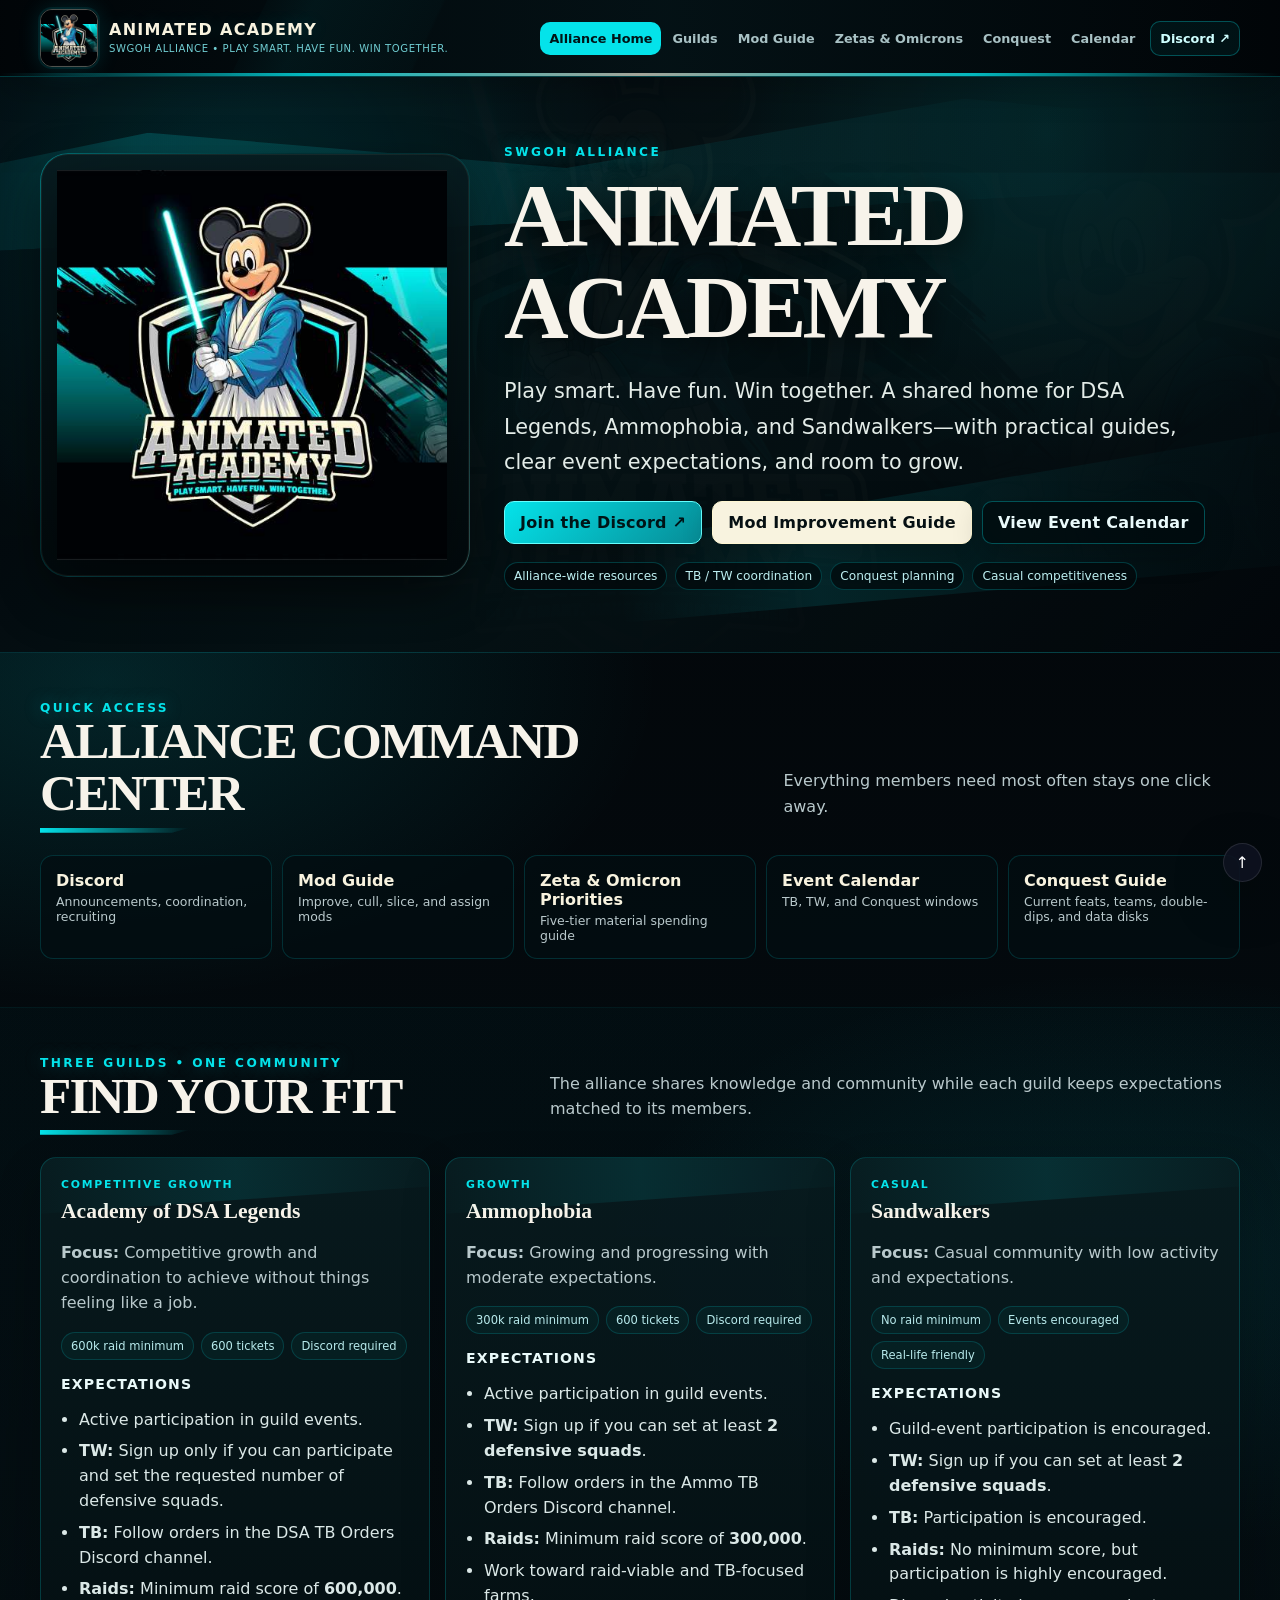
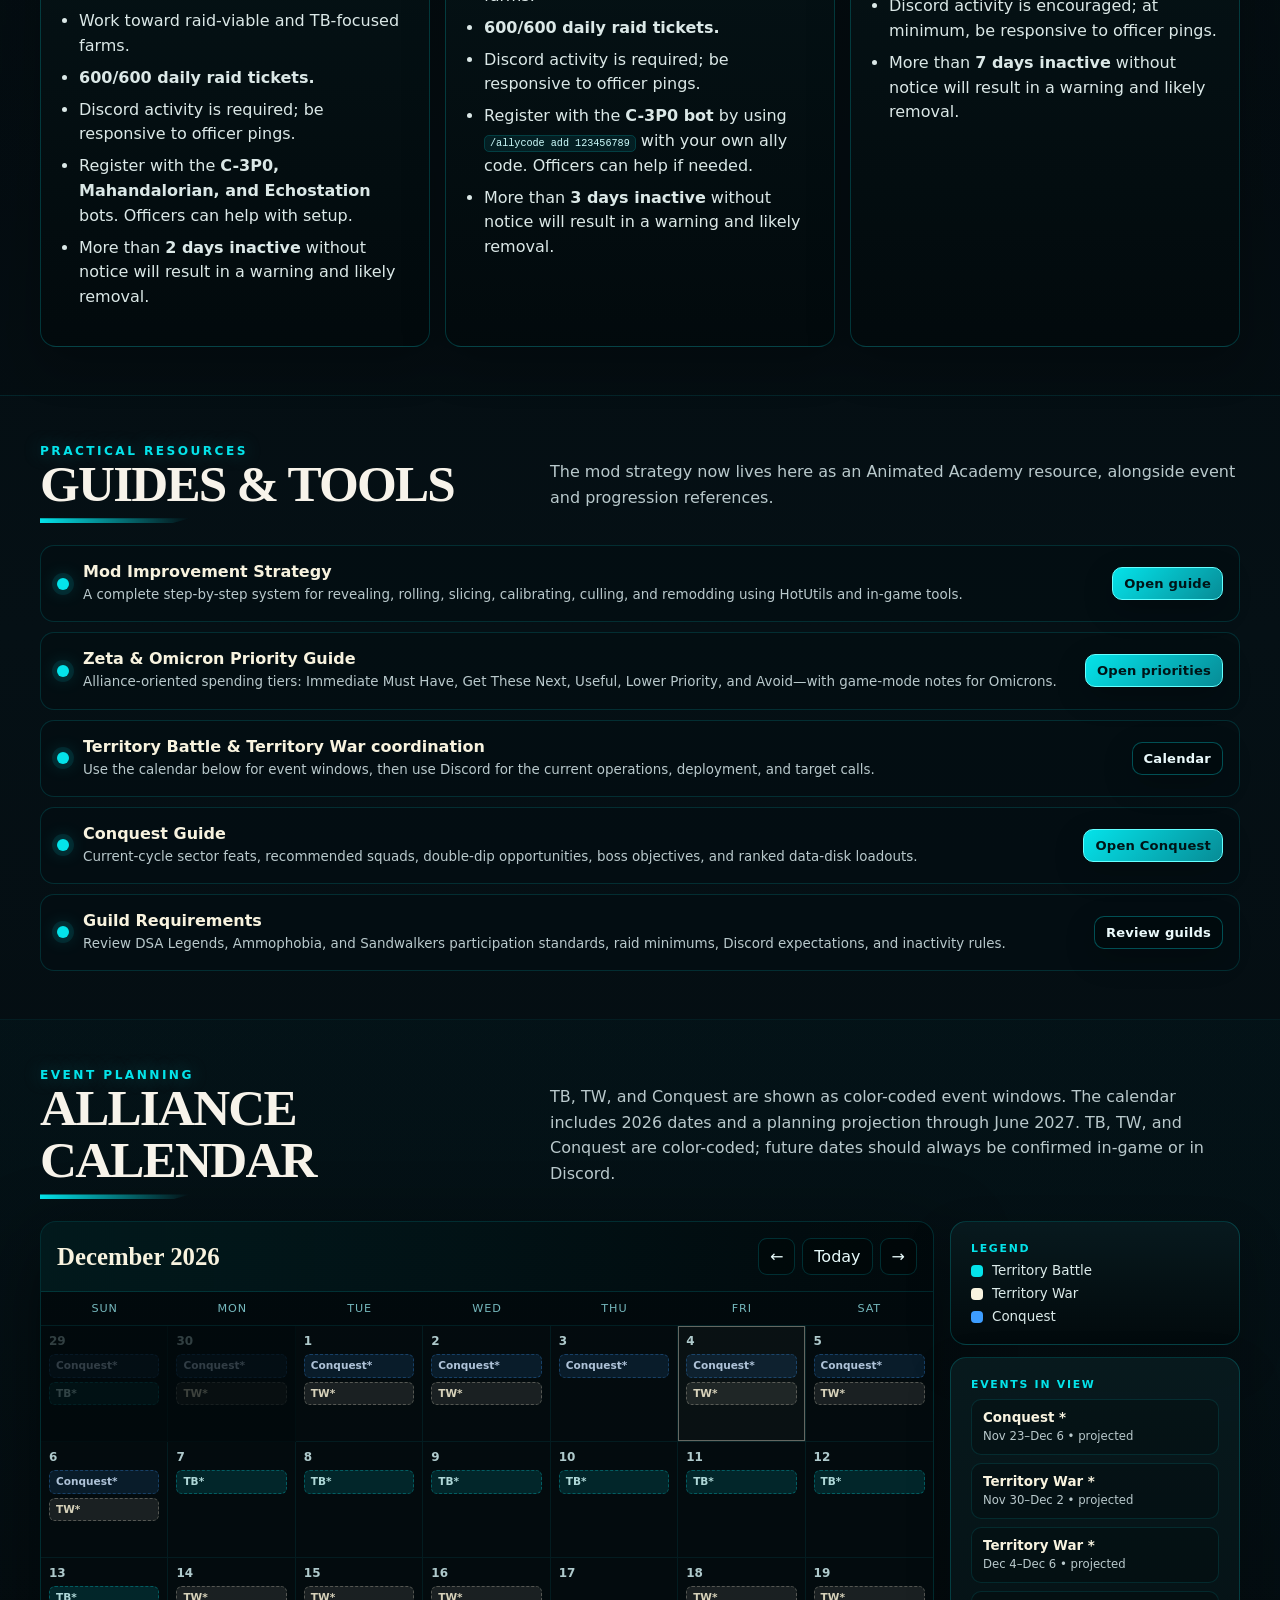
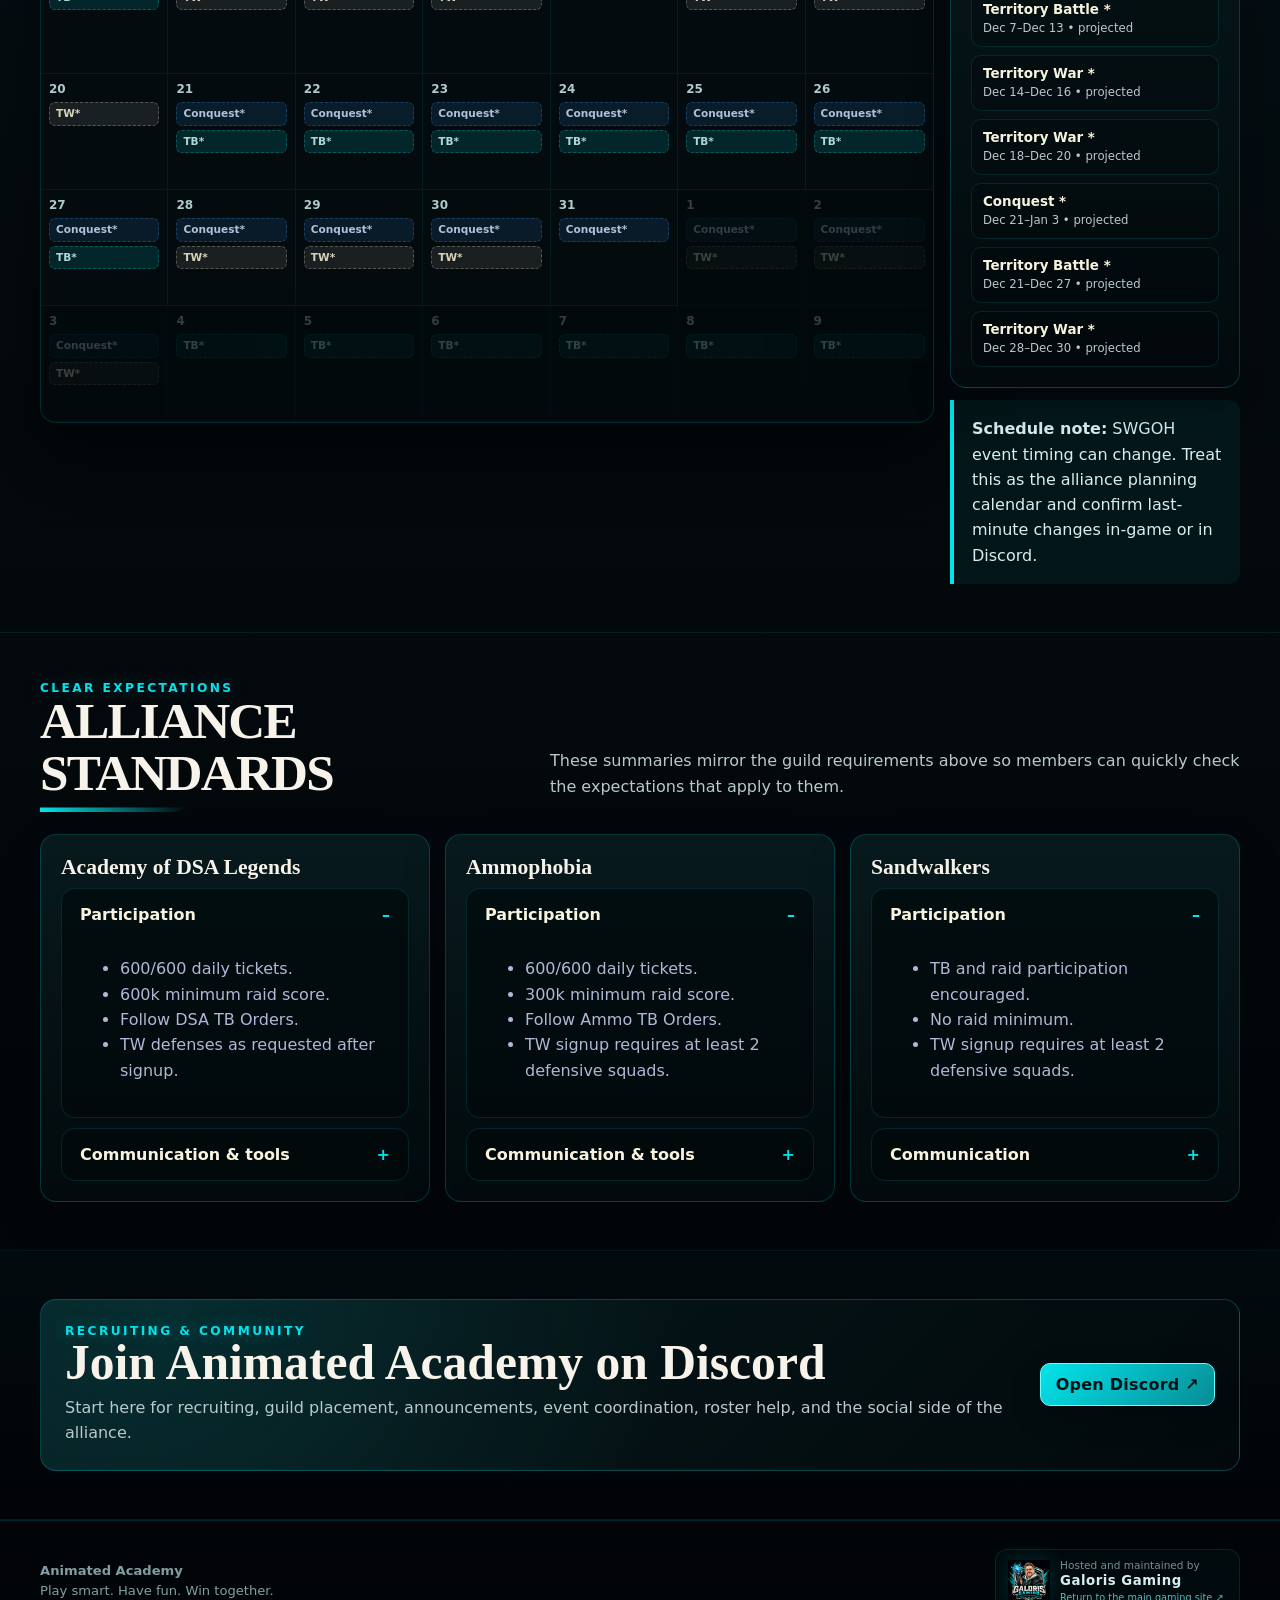
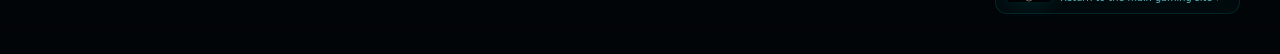
<file: swgoh-animated-academy.html>
<!doctype html><html lang="en"><head><meta charset="utf-8"><meta name="viewport" content="width=device-width,initial-scale=1">
<title>Animated Academy • SWGOH Alliance</title><meta name="description" content="Animated Academy SWGOH guild alliance: guild information, guides, event calendar, rules, recruiting, and Discord."><link rel="icon" type="image/png" href="assets/animated-academy-favicon.png"><link rel="stylesheet" href="assets/styles.css?v=20260908-premium"><link rel="stylesheet" href="assets/animated-academy.css?v=20260908-premium"><link rel="stylesheet" href="assets/premium.css?v=20260908-premium"></head>
<body class="aa-page" data-page="swgoh">
<a class="skip-link" href="#content">Skip to content</a>
<header class="aa-site-header"><div class="container aa-nav-wrap"><a class="aa-site-brand" href="swgoh-animated-academy.html"><img src="assets/animated-academy-logo.jpg" alt="Animated Academy alliance logo"><span class="aa-site-brand-copy"><strong>Animated Academy</strong><span>SWGOH Alliance • Play Smart. Have Fun. Win Together.</span></span></a><button class="nav-toggle aa-nav-toggle" aria-label="Toggle Animated Academy navigation">Menu</button><nav class="site-nav aa-site-nav" aria-label="Animated Academy"><a class="active" href="swgoh-animated-academy.html">Alliance Home</a><a href="swgoh-animated-academy.html#guilds">Guilds</a><a href="swgoh-animated-academy-mods.html">Mod Guide</a><a href="swgoh-animated-academy-priorities.html">Zetas &amp; Omicrons</a><a href="swgoh-animated-academy-conquest.html">Conquest</a><a href="swgoh-animated-academy.html#calendar">Calendar</a><a class="aa-nav-discord" href="https://discord.gg/dhKscS5v4" target="_blank" rel="noreferrer">Discord ↗</a></nav></div></header>
<main id="content">
<section class="aa-hero" id="home"><div class="aa-hero-backdrop" aria-hidden="true"><img src="assets/animated-academy-banner.jpg" alt=""></div><div class="container aa-hero-layout"><div class="aa-hero-figure"><div class="aa-hero-figure-frame"><img src="assets/animated-academy-logo.jpg" alt="Animated Academy alliance logo"></div></div><div class="aa-hero-content"><div class="aa-eyebrow">SWGOH Alliance</div><h1>Animated Academy</h1><p class="lead">Play smart. Have fun. Win together. A shared home for DSA Legends, Ammophobia, and Sandwalkers—with practical guides, clear event expectations, and room to grow.</p><div class="aa-actions"><a class="aa-btn primary" href="https://discord.gg/dhKscS5v4" target="_blank" rel="noreferrer">Join the Discord ↗</a><a class="aa-btn cream" href="swgoh-animated-academy-mods.html">Mod Improvement Guide</a><a class="aa-btn" href="#calendar">View Event Calendar</a></div><div class="aa-chip-row"><span class="aa-chip">Alliance-wide resources</span><span class="aa-chip">TB / TW coordination</span><span class="aa-chip">Conquest planning</span><span class="aa-chip">Casual competitiveness</span></div></div></div></section>

<section class="aa-section"><div class="container"><div class="aa-section-head"><div><div class="aa-eyebrow">Quick access</div><h2>Alliance command center</h2></div><p>Everything members need most often stays one click away.</p></div><div class="aa-link-grid"><a class="aa-quick" href="https://discord.gg/dhKscS5v4" target="_blank" rel="noreferrer"><strong>Discord</strong><span>Announcements, coordination, recruiting</span></a><a class="aa-quick" href="swgoh-animated-academy-mods.html"><strong>Mod Guide</strong><span>Improve, cull, slice, and assign mods</span></a><a class="aa-quick" href="swgoh-animated-academy-priorities.html"><strong>Zeta & Omicron Priorities</strong><span>Five-tier material spending guide</span></a><a class="aa-quick" href="#calendar"><strong>Event Calendar</strong><span>TB, TW, and Conquest windows</span></a><a class="aa-quick" href="swgoh-animated-academy-conquest.html"><strong>Conquest Guide</strong><span>Current feats, teams, double-dips, and data disks</span></a></div></div></section>

<section class="aa-section alt" id="guilds"><div class="container"><div class="aa-section-head"><div><div class="aa-eyebrow">Three guilds • one community</div><h2>Find your fit</h2></div><p>The alliance shares knowledge and community while each guild keeps expectations matched to its members.</p></div><div class="aa-grid-3">
<article class="aa-card guild-requirements"><div class="aa-card-inner"><div class="aa-kicker">Competitive Growth</div><h3>Academy of DSA Legends</h3><p><strong>Focus:</strong> Competitive growth and coordination to achieve without things feeling like a job.</p><div class="aa-pills"><span class="aa-pill">600k raid minimum</span><span class="aa-pill">600 tickets</span><span class="aa-pill">Discord required</span></div><h4>Expectations</h4><ul class="aa-list"><li>Active participation in guild events.</li><li><strong>TW:</strong> Sign up only if you can participate and set the requested number of defensive squads.</li><li><strong>TB:</strong> Follow orders in the DSA TB Orders Discord channel.</li><li><strong>Raids:</strong> Minimum raid score of <strong>600,000</strong>.</li><li>Work toward raid-viable and TB-focused farms.</li><li><strong>600/600 daily raid tickets.</strong></li><li>Discord activity is required; be responsive to officer pings.</li><li>Register with the <strong>C-3P0, Mahandalorian, and Echostation</strong> bots. Officers can help with setup.</li><li>More than <strong>2 days inactive</strong> without notice will result in a warning and likely removal.</li></ul></div></article>
<article class="aa-card guild-requirements"><div class="aa-card-inner"><div class="aa-kicker">Growth</div><h3>Ammophobia</h3><p><strong>Focus:</strong> Growing and progressing with moderate expectations.</p><div class="aa-pills"><span class="aa-pill">300k raid minimum</span><span class="aa-pill">600 tickets</span><span class="aa-pill">Discord required</span></div><h4>Expectations</h4><ul class="aa-list"><li>Active participation in guild events.</li><li><strong>TW:</strong> Sign up if you can set at least <strong>2 defensive squads</strong>.</li><li><strong>TB:</strong> Follow orders in the Ammo TB Orders Discord channel.</li><li><strong>Raids:</strong> Minimum raid score of <strong>300,000</strong>.</li><li>Work toward raid-viable and TB-focused farms.</li><li><strong>600/600 daily raid tickets.</strong></li><li>Discord activity is required; be responsive to officer pings.</li><li>Register with the <strong>C-3P0 bot</strong> by using <code>/allycode add 123456789</code> with your own ally code. Officers can help if needed.</li><li>More than <strong>3 days inactive</strong> without notice will result in a warning and likely removal.</li></ul></div></article>
<article class="aa-card guild-requirements"><div class="aa-card-inner"><div class="aa-kicker">Casual</div><h3>Sandwalkers</h3><p><strong>Focus:</strong> Casual community with low activity and expectations.</p><div class="aa-pills"><span class="aa-pill">No raid minimum</span><span class="aa-pill">Events encouraged</span><span class="aa-pill">Real-life friendly</span></div><h4>Expectations</h4><ul class="aa-list"><li>Guild-event participation is encouraged.</li><li><strong>TW:</strong> Sign up if you can set at least <strong>2 defensive squads</strong>.</li><li><strong>TB:</strong> Participation is encouraged.</li><li><strong>Raids:</strong> No minimum score, but participation is highly encouraged.</li><li>Discord activity is encouraged; at minimum, be responsive to officer pings.</li><li>More than <strong>7 days inactive</strong> without notice will result in a warning and likely removal.</li></ul></div></article>
</div></div></section>

<section class="aa-section" id="guides"><div class="container"><div class="aa-section-head"><div><div class="aa-eyebrow">Practical resources</div><h2>Guides & tools</h2></div><p>The mod strategy now lives here as an Animated Academy resource, alongside event and progression references.</p></div>
<div class="aa-guide"><span class="aa-guide-dot" aria-hidden="true"></span><div class="aa-guide-body"><p class="title">Mod Improvement Strategy</p><p class="meta">A complete step-by-step system for revealing, rolling, slicing, calibrating, culling, and remodding using HotUtils and in-game tools.</p></div><a class="aa-btn small primary" href="swgoh-animated-academy-mods.html">Open guide</a></div>
<div class="aa-guide"><span class="aa-guide-dot" aria-hidden="true"></span><div class="aa-guide-body"><p class="title">Zeta & Omicron Priority Guide</p><p class="meta">Alliance-oriented spending tiers: Immediate Must Have, Get These Next, Useful, Lower Priority, and Avoid—with game-mode notes for Omicrons.</p></div><a class="aa-btn small primary" href="swgoh-animated-academy-priorities.html">Open priorities</a></div>
<div class="aa-guide"><span class="aa-guide-dot" aria-hidden="true"></span><div class="aa-guide-body"><p class="title">Territory Battle & Territory War coordination</p><p class="meta">Use the calendar below for event windows, then use Discord for the current operations, deployment, and target calls.</p></div><a class="aa-btn small" href="#calendar">Calendar</a></div>
<div class="aa-guide"><span class="aa-guide-dot" aria-hidden="true"></span><div class="aa-guide-body"><p class="title">Conquest Guide</p><p class="meta">Current-cycle sector feats, recommended squads, double-dip opportunities, boss objectives, and ranked data-disk loadouts.</p></div><a class="aa-btn small primary" href="swgoh-animated-academy-conquest.html">Open Conquest</a></div>
<div class="aa-guide"><span class="aa-guide-dot" aria-hidden="true"></span><div class="aa-guide-body"><p class="title">Guild Requirements</p><p class="meta">Review DSA Legends, Ammophobia, and Sandwalkers participation standards, raid minimums, Discord expectations, and inactivity rules.</p></div><a class="aa-btn small" href="#guilds">Review guilds</a></div>
</div></section>

<section class="aa-section alt" id="calendar"><div class="container"><div class="aa-section-head"><div><div class="aa-eyebrow">Event planning</div><h2>Alliance calendar</h2></div><p>TB, TW, and Conquest are shown as color-coded event windows. The calendar includes 2026 dates and a planning projection through June 2027. TB, TW, and Conquest are color-coded; future dates should always be confirmed in-game or in Discord.</p></div>
<div class="aa-calendar-wrap">
<div class="aa-calendar" data-aa-calendar><div class="aa-calendar-head"><div class="aa-calendar-title" data-calendar-title>September 2026</div><div class="aa-calendar-controls"><button type="button" data-cal-prev aria-label="Previous month">←</button><button type="button" data-cal-current>Sep 2026</button><button type="button" data-cal-next aria-label="Next month">→</button></div></div><div class="aa-weekdays" aria-hidden="true"><div>Sun</div><div>Mon</div><div>Tue</div><div>Wed</div><div>Thu</div><div>Fri</div><div>Sat</div></div><div class="aa-days" data-calendar-days></div></div>
<aside class="aa-calendar-side"><div class="aa-panel"><div class="aa-kicker">Legend</div><div class="aa-legend"><div class="aa-legend-item"><span class="aa-swatch tb"></span>Territory Battle</div><div class="aa-legend-item"><span class="aa-swatch tw"></span>Territory War</div><div class="aa-legend-item"><span class="aa-swatch conquest"></span>Conquest</div></div></div><div class="aa-panel"><div class="aa-kicker">Events in view</div><div class="aa-upcoming" data-calendar-upcoming></div></div><div class="aa-callout"><strong>Schedule note:</strong> SWGOH event timing can change. Treat this as the alliance planning calendar and confirm last-minute changes in-game or in Discord.</div></aside>
</div></div></section>

<section class="aa-section" id="rules"><div class="container"><div class="aa-section-head"><div><div class="aa-eyebrow">Clear expectations</div><h2>Alliance standards</h2></div><p>These summaries mirror the guild requirements above so members can quickly check the expectations that apply to them.</p></div><div class="aa-grid-3 aa-rules">
<div class="aa-panel"><h3>Academy of DSA Legends</h3><details open><summary>Participation</summary><div class="details-body"><ul><li>600/600 daily tickets.</li><li>600k minimum raid score.</li><li>Follow DSA TB Orders.</li><li>TW defenses as requested after signup.</li></ul></div></details><details><summary>Communication & tools</summary><div class="details-body"><ul><li>Discord responsiveness required.</li><li>C-3P0, Mahandalorian, and Echostation registration required.</li><li>2+ days inactive without notice may lead to warning/removal.</li></ul></div></details></div>
<div class="aa-panel"><h3>Ammophobia</h3><details open><summary>Participation</summary><div class="details-body"><ul><li>600/600 daily tickets.</li><li>300k minimum raid score.</li><li>Follow Ammo TB Orders.</li><li>TW signup requires at least 2 defensive squads.</li></ul></div></details><details><summary>Communication & tools</summary><div class="details-body"><ul><li>Discord responsiveness required.</li><li>C-3P0 bot registration required.</li><li>3+ days inactive without notice may lead to warning/removal.</li></ul></div></details></div>
<div class="aa-panel"><h3>Sandwalkers</h3><details open><summary>Participation</summary><div class="details-body"><ul><li>TB and raid participation encouraged.</li><li>No raid minimum.</li><li>TW signup requires at least 2 defensive squads.</li></ul></div></details><details><summary>Communication</summary><div class="details-body"><ul><li>Discord encouraged; respond to officer pings.</li><li>7+ days inactive without notice may lead to warning/removal.</li></ul></div></details></div>
</div></div></section>

<section class="aa-section alt" id="join"><div class="container"><div class="aa-discord"><div><div class="aa-eyebrow">Recruiting & community</div><h2>Join Animated Academy on Discord</h2><p>Start here for recruiting, guild placement, announcements, event coordination, roster help, and the social side of the alliance.</p></div><a class="aa-btn primary" href="https://discord.gg/dhKscS5v4" target="_blank" rel="noreferrer">Open Discord ↗</a></div></div></section>
</main>
<footer class="aa-footer"><div class="container aa-footer-row"><div class="aa-footer-alliance"><strong>Animated Academy</strong><br>Play smart. Have fun. Win together.</div><a class="aa-host-credit" href="index.html" aria-label="Return to Galoris Gaming"><img src="assets/galoris-host-icon.png" alt="Galoris Gaming logo"><span><small>Hosted and maintained by</small><strong>Galoris Gaming</strong><em>Return to the main gaming site ↗</em></span></a></div></footer>
<a class="backtop" href="#content" aria-label="Back to top">↑</a><script src="assets/site.js?v=20260908-premium"></script><script src="assets/animated-academy.js?v=20260908-premium"></script>
</body></html>
</file>
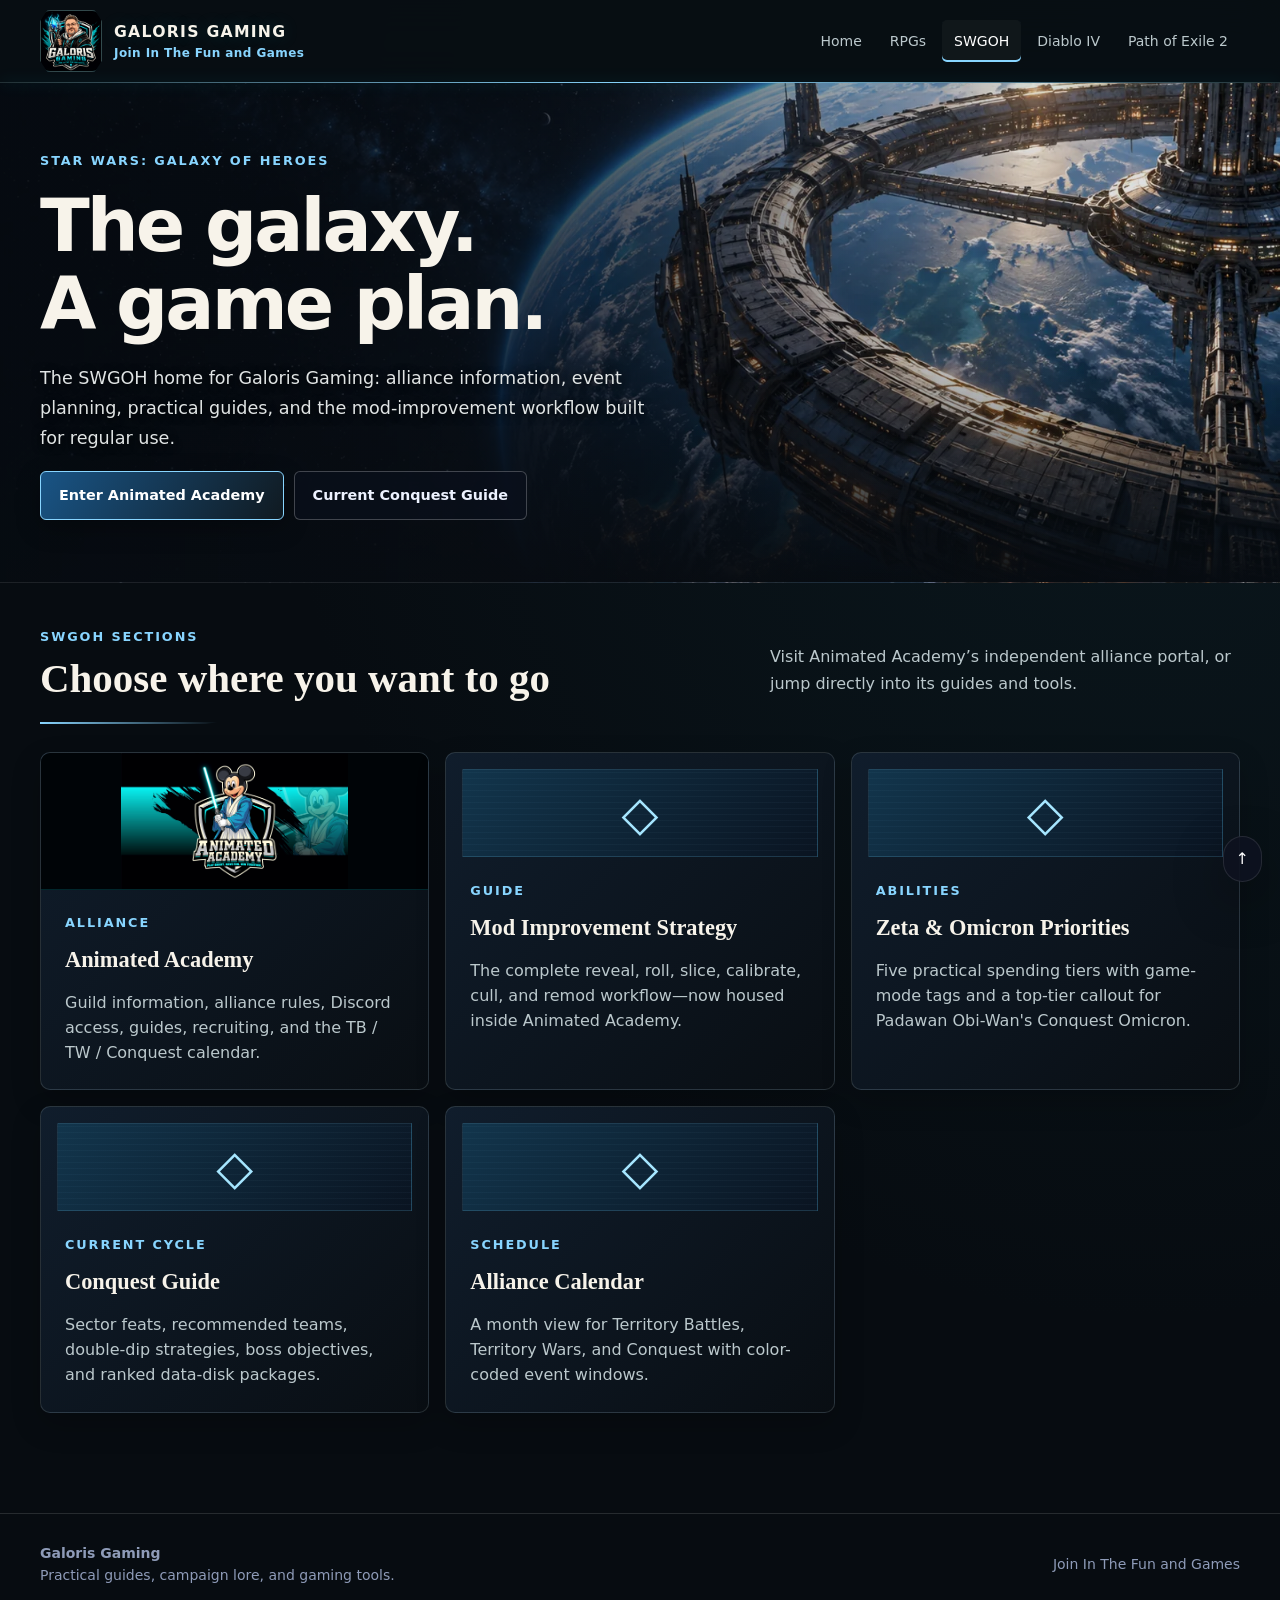
<file: swgoh.html>
<!doctype html><html lang="en"><head><meta charset="utf-8"><meta name="viewport" content="width=device-width,initial-scale=1">
<title>SWGOH • Galoris Gaming</title><meta name="description" content="Galoris Gaming's Star Wars: Galaxy of Heroes hub, including the Animated Academy guild alliance, mod strategy, event calendar, and guild resources."><link rel="icon" type="image/png" href="assets/favicon.png"><link rel="stylesheet" href="assets/styles.css?v=20260908-premium"><link rel="stylesheet" href="assets/premium.css?v=20260908-premium"></head>
<body data-page="swgoh">
<a class="skip-link" href="#content">Skip to content</a>
<header class="site-header">
  <div class="container nav-wrap">
    <a class="brand" href="index.html"><img src="assets/galoris-gaming-logo.png" alt="Galoris Gaming crest"><span class="brand-copy"><strong>Galoris Gaming</strong><span>Join In The Fun and Games</span></span></a>
    <button class="nav-toggle" aria-label="Toggle navigation">Menu</button>
    <nav class="site-nav" aria-label="Primary"><a href="index.html" data-page="home">Home</a><a href="rpg-realms.html" data-page="rpg">RPGs</a><a href="swgoh.html" data-page="swgoh">SWGOH</a><a href="diablo4.html" data-page="diablo4">Diablo IV</a><a href="poe2.html" data-page="poe2">Path of Exile 2</a></nav>
  </div>
</header>
<main id="content">
<section class="hero"><div class="container hero-grid"><div>
<div class="eyebrow">Star Wars: Galaxy of Heroes</div><h1>The galaxy.<br>A game plan.</h1>
<p class="lead">The SWGOH home for Galoris Gaming: alliance information, event planning, practical guides, and the mod-improvement workflow built for regular use.</p>
<div class="hero-actions"><a class="btn primary" href="swgoh-animated-academy.html">Enter Animated Academy</a><a class="btn" href="swgoh-animated-academy-conquest.html">Current Conquest Guide</a></div>
</div></div></section>

<section class="section"><div class="container">
<div class="section-head"><div><div class="eyebrow">SWGOH sections</div><h2>Choose where you want to go</h2></div><p>Visit Animated Academy’s independent alliance portal, or jump directly into its guides and tools.</p></div>
<div class="card-grid swgoh-hub-grid">
<a class="card feature-card image-feature-card" href="swgoh-animated-academy.html" style="text-decoration:none"><img class="feature-banner" src="assets/animated-academy-banner.jpg" alt="Animated Academy alliance banner"><div class="kicker">Alliance</div><h3>Animated Academy</h3><p>Guild information, alliance rules, Discord access, guides, recruiting, and the TB / TW / Conquest calendar.</p></a>
<a class="card feature-card" href="swgoh-animated-academy-mods.html" style="text-decoration:none"><div class="holo-decoration" aria-hidden="true">◇</div><div class="kicker">Guide</div><h3>Mod Improvement Strategy</h3><p>The complete reveal, roll, slice, calibrate, cull, and remod workflow—now housed inside Animated Academy.</p></a>
<a class="card feature-card" href="swgoh-animated-academy-priorities.html" style="text-decoration:none"><div class="holo-decoration" aria-hidden="true">◇</div><div class="kicker">Abilities</div><h3>Zeta & Omicron Priorities</h3><p>Five practical spending tiers with game-mode tags and a top-tier callout for Padawan Obi-Wan's Conquest Omicron.</p></a>
<a class="card feature-card" href="swgoh-animated-academy-conquest.html" style="text-decoration:none"><div class="holo-decoration" aria-hidden="true">◇</div><div class="kicker">Current Cycle</div><h3>Conquest Guide</h3><p>Sector feats, recommended teams, double-dip strategies, boss objectives, and ranked data-disk packages.</p></a>
<a class="card feature-card" href="swgoh-animated-academy.html#calendar" style="text-decoration:none"><div class="holo-decoration" aria-hidden="true">◇</div><div class="kicker">Schedule</div><h3>Alliance Calendar</h3><p>A month view for Territory Battles, Territory Wars, and Conquest with color-coded event windows.</p></a>
</div>
</div></section>
</main>
<footer class="site-footer"><div class="container footer-row"><div><strong>Galoris Gaming</strong><br>Practical guides, campaign lore, and gaming tools.</div><div>Join In The Fun and Games</div></div></footer>
<a class="backtop" href="#content" aria-label="Back to top">↑</a><script src="assets/site.js?v=20260908-premium"></script>
</body></html>
</file>
<file: assets/styles.css>
:root{
  --bg:#090b14;
  --bg-2:#0e1220;
  --panel:#13192a;
  --panel-2:#171f34;
  --ink:#edf2ff;
  --muted:#aeb9d6;
  --gold:#08d8e8;
  --gold-2:#006878;
  --violet:#087dff;
  --cyan:#15e6ef;
  --red:#ff766f;
  --green:#63d69c;
  --line:rgba(255,255,255,.10);
  --shadow:0 18px 50px rgba(0,0,0,.34);
  --radius:18px;
  --max:1200px;
}
*{box-sizing:border-box}
html{scroll-behavior:smooth}
body{
  margin:0;
  font-family:Inter,ui-sans-serif,system-ui,-apple-system,BlinkMacSystemFont,"Segoe UI",sans-serif;
  color:var(--ink);
  background:
    radial-gradient(circle at 18% 0%, rgba(0,216,232,.16), transparent 34rem),
    radial-gradient(circle at 92% 10%, rgba(0,108,125,.16), transparent 30rem),
    linear-gradient(180deg,#080a11 0%,#0b1020 42%,#090b14 100%);
  min-height:100vh;
}
body:before{
  content:"";
  position:fixed;inset:0;pointer-events:none;opacity:.18;
  background-image:linear-gradient(rgba(255,255,255,.025) 1px,transparent 1px),linear-gradient(90deg,rgba(255,255,255,.025) 1px,transparent 1px);
  background-size:42px 42px;
  mask-image:linear-gradient(to bottom,black,transparent 82%);
}
a{color:inherit}
img{max-width:100%;display:block}
button,input{font:inherit}
.container{width:min(var(--max),calc(100% - 32px));margin-inline:auto}
.skip-link{position:absolute;left:-9999px}
.skip-link:focus{left:16px;top:16px;background:#fff;color:#000;padding:10px 14px;z-index:1000;border-radius:8px}
.site-header{
  position:sticky;top:0;z-index:100;
  background:rgba(1,5,9,.90);backdrop-filter:blur(18px);
  border-bottom:1px solid var(--line);
}
.nav-wrap{display:flex;align-items:center;gap:22px;min-height:82px}
.brand{display:flex;align-items:center;gap:12px;text-decoration:none;min-width:max-content}
.brand img{width:56px;height:56px;object-fit:contain;filter:drop-shadow(0 0 18px rgba(8,216,232,.28))}
.brand-copy strong{display:block;letter-spacing:.08em;text-transform:uppercase;font-size:.98rem}
.brand-copy span{display:block;color:var(--gold);font-size:.72rem;letter-spacing:.08em}
.site-nav{display:flex;align-items:center;gap:4px;margin-left:auto}
.site-nav a{padding:10px 12px;text-decoration:none;color:var(--muted);border-radius:10px;font-size:.92rem}
.site-nav a:hover,.site-nav a.active{color:#fff;background:rgba(255,255,255,.07)}
.nav-toggle{display:none;margin-left:auto;border:1px solid var(--line);background:var(--panel);color:#fff;border-radius:10px;padding:9px 11px}
main{position:relative;z-index:1}
.hero{padding:70px 0 44px}
.hero-grid{display:grid;grid-template-columns:1.35fr .65fr;gap:28px;align-items:center}
.eyebrow{color:var(--gold);font-size:.8rem;letter-spacing:.18em;text-transform:uppercase;font-weight:700}
h1,h2,h3{font-family:Georgia,"Times New Roman",serif;margin-top:0}
h1{font-size:clamp(2.5rem,7vw,5.6rem);line-height:.92;letter-spacing:-.04em;margin-bottom:22px}
h2{font-size:clamp(1.8rem,4vw,3.1rem);line-height:1.02}
h3{font-size:1.2rem}
.lead{font-size:clamp(1.03rem,2vw,1.22rem);line-height:1.7;color:#c8d1e8;max-width:780px}
.hero-art{
  position:relative;min-height:340px;border:1px solid var(--line);border-radius:28px;overflow:hidden;
  background:
    radial-gradient(circle at 50% 35%,rgba(8,216,232,.22),transparent 24%),
    radial-gradient(circle at 50% 50%,rgba(7,91,255,.18),transparent 44%),
    linear-gradient(145deg,#14172a,#080a11);
  box-shadow:var(--shadow)
}
.hero-art img{position:absolute;inset:10%;width:80%;height:80%;object-fit:contain;filter:drop-shadow(0 22px 26px rgba(0,0,0,.6))}
.hero-art:before,.hero-art:after{content:"";position:absolute;border:1px solid rgba(247,243,234,.32);border-radius:50%;inset:10%;transform:rotate(18deg)}
.hero-art:after{inset:22%;transform:rotate(-18deg);border-color:rgba(84,216,255,.25)}
.hero-actions,.pill-row{display:flex;gap:10px;flex-wrap:wrap}
.btn{
  display:inline-flex;align-items:center;justify-content:center;gap:8px;
  text-decoration:none;border-radius:999px;padding:11px 16px;border:1px solid var(--line);
  background:rgba(255,255,255,.04);font-weight:700;font-size:.92rem
}
.btn.primary{background:linear-gradient(135deg,#00bccc,#006674);border-color:rgba(255,255,255,.16)}
.btn.gold{background:linear-gradient(135deg,#f7f3ea,#aeb8bd);color:#061015}
.badge,.tag{
  display:inline-flex;align-items:center;gap:7px;padding:6px 10px;border-radius:999px;
  border:1px solid var(--line);background:rgba(255,255,255,.04);color:#cfd8ef;font-size:.78rem
}
.tag.good{border-color:rgba(99,214,156,.35);color:#9aefc3}
.tag.warn{border-color:rgba(8,216,232,.30);color:#dffcff}
.tag.danger{border-color:rgba(255,122,122,.35);color:#ffaaaa}
.section{padding:44px 0}
.section-head{display:flex;gap:24px;justify-content:space-between;align-items:end;margin-bottom:20px}
.section-head p{max-width:680px;color:var(--muted);line-height:1.65;margin:0}
.card-grid{display:grid;grid-template-columns:repeat(3,minmax(0,1fr));gap:16px}
.card,.panel{
  background:linear-gradient(180deg,rgba(21,27,46,.96),rgba(14,18,32,.96));
  border:1px solid var(--line);border-radius:var(--radius);box-shadow:0 10px 30px rgba(0,0,0,.18)
}
.card{padding:20px}
.card p,.panel p{color:var(--muted);line-height:1.58}
.card .kicker{color:var(--cyan);text-transform:uppercase;letter-spacing:.12em;font-size:.7rem;font-weight:800}
.panel{padding:24px}
.feature-card{min-height:220px;position:relative;overflow:hidden}
.feature-card:after{content:"";position:absolute;width:180px;height:180px;border-radius:50%;right:-70px;bottom:-80px;background:radial-gradient(circle,rgba(8,216,232,.20),transparent 65%)}
.quick-links{display:grid;grid-template-columns:repeat(4,minmax(0,1fr));gap:12px}
.quick-link{padding:16px;border-radius:14px;border:1px solid var(--line);background:rgba(255,255,255,.035);text-decoration:none}
.quick-link:hover{border-color:rgba(8,216,232,.45);background:rgba(8,216,232,.06)}
.quick-link strong{display:block;margin-bottom:4px}
.quick-link span{color:var(--muted);font-size:.83rem}
.callout{border-left:3px solid var(--gold);padding:14px 16px;background:rgba(8,216,232,.07);border-radius:0 12px 12px 0;color:#dbe3f4}
.callout.cyan{border-color:var(--cyan);background:rgba(8,216,232,.07)}
.callout.red{border-color:var(--red);background:rgba(255,122,122,.07)}
.metric-row{display:grid;grid-template-columns:repeat(4,minmax(0,1fr));gap:12px;margin:22px 0}
.metric{padding:14px;border:1px solid var(--line);background:rgba(255,255,255,.035);border-radius:14px}
.metric strong{display:block;font-size:1.4rem;color:#fff}
.metric span{font-size:.78rem;color:var(--muted)}
.timeline{position:relative;margin-top:24px}
.timeline:before{content:"";position:absolute;left:17px;top:5px;bottom:5px;width:2px;background:linear-gradient(var(--gold),var(--violet),var(--cyan))}
.timeline-item{position:relative;padding:0 0 26px 52px}
.timeline-item:before{content:"";position:absolute;left:9px;top:3px;width:18px;height:18px;border-radius:50%;background:#0b0f1c;border:4px solid var(--gold);box-shadow:0 0 0 4px rgba(8,216,232,.08)}
.timeline-item:nth-child(2n):before{border-color:var(--violet)}
.timeline-item:nth-child(3n):before{border-color:var(--cyan)}
.timeline-item p{margin:6px 0;color:var(--muted);line-height:1.55}
.search-box{display:flex;gap:10px;margin:16px 0 22px}
.search-box input{
  width:100%;border:1px solid var(--line);background:#0b0f1b;color:#fff;border-radius:12px;padding:12px 14px;outline:none
}
.search-box input:focus{border-color:rgba(8,216,232,.5);box-shadow:0 0 0 3px rgba(8,216,232,.08)}
.deity-grid{display:grid;grid-template-columns:repeat(3,minmax(0,1fr));gap:14px}
.deity{padding:18px}
.deity h3{margin-bottom:6px}
.deity-meta{display:flex;gap:6px;flex-wrap:wrap;margin:10px 0}
.deity dl{display:grid;grid-template-columns:92px 1fr;gap:6px 10px;margin:10px 0 0;font-size:.86rem}
.deity dt{color:#8d9ab8}
.deity dd{margin:0;color:#d9e1f1}
details{border:1px solid var(--line);border-radius:14px;background:rgba(255,255,255,.025);overflow:hidden}
details+details{margin-top:10px}
summary{cursor:pointer;padding:16px 18px;font-weight:800;list-style:none}
summary::-webkit-details-marker{display:none}
summary:after{content:"+";float:right;color:var(--gold)}
details[open] summary:after{content:"–"}
.details-body{padding:0 18px 18px;color:var(--muted);line-height:1.58}
.location-grid{display:grid;grid-template-columns:repeat(2,minmax(0,1fr));gap:16px}
.location-card h3{font-size:1.45rem;margin-bottom:4px}
.location-card .facts{display:grid;grid-template-columns:repeat(2,minmax(0,1fr));gap:8px;margin:14px 0}
.fact{padding:10px 12px;background:rgba(255,255,255,.035);border-radius:10px;border:1px solid var(--line)}
.fact b{display:block;font-size:.72rem;text-transform:uppercase;letter-spacing:.08em;color:#8fa0c4}
.fact span{display:block;margin-top:4px}
.mod-workflow{counter-reset:step;display:grid;gap:12px}
.mod-step{position:relative;padding:20px 20px 20px 68px;border:1px solid var(--line);background:rgba(255,255,255,.03);border-radius:16px}
.mod-step:before{
  counter-increment:step;content:counter(step);
  position:absolute;left:18px;top:18px;width:34px;height:34px;border-radius:10px;display:grid;place-items:center;
  background:linear-gradient(135deg,#00d8e8,#00606c);font-weight:900
}
.mod-step h3{margin-bottom:6px}
.mod-step p{margin:0;color:var(--muted);line-height:1.55}
.check-row{display:flex;align-items:flex-start;gap:10px;padding:10px 12px;border:1px solid var(--line);border-radius:10px;background:rgba(0,0,0,.12)}
.check-row input{margin-top:4px;accent-color:#08d8e8}
.check-row label{line-height:1.45;color:#dbe3f4}
.table-wrap{overflow-x:auto;border:1px solid var(--line);border-radius:14px}
table{width:100%;border-collapse:collapse;min-width:640px;background:rgba(255,255,255,.02)}
th,td{padding:12px 14px;text-align:left;border-bottom:1px solid var(--line);vertical-align:top}
th{font-size:.76rem;letter-spacing:.08em;text-transform:uppercase;color:#9fb0d2;background:rgba(255,255,255,.04)}
td{color:#dbe3f4;line-height:1.42}
tr:last-child td{border-bottom:0}
.rule-grid{display:grid;grid-template-columns:repeat(3,minmax(0,1fr));gap:14px}
.rule{padding:16px;border-radius:14px;border:1px solid var(--line);background:rgba(255,255,255,.03)}
.rule strong{display:block;margin-bottom:6px}
.rule p{margin:0;font-size:.91rem}
.site-footer{border-top:1px solid var(--line);margin-top:56px;padding:28px 0 42px;color:#8e9bb8;font-size:.86rem}
.footer-row{display:flex;justify-content:space-between;gap:20px;align-items:center}
.hidden-by-search{display:none!important}
.section-nav{display:flex;gap:8px;flex-wrap:wrap;margin-top:20px}
.section-nav a{font-size:.82rem;text-decoration:none}
.backtop{position:fixed;right:18px;bottom:18px;z-index:20;border:1px solid var(--line);background:rgba(14,18,32,.9);color:#fff;border-radius:999px;padding:9px 12px;text-decoration:none;box-shadow:var(--shadow)}
.source-note{font-size:.8rem;color:#8e9bb8;line-height:1.5}
@media (max-width:900px){
  .hero-grid,.location-grid{grid-template-columns:1fr}
  .hero-art{min-height:260px}
  .card-grid,.deity-grid{grid-template-columns:repeat(2,minmax(0,1fr))}
  .quick-links,.metric-row{grid-template-columns:repeat(2,minmax(0,1fr))}
  .site-nav{display:none;position:absolute;left:16px;right:16px;top:76px;flex-direction:column;align-items:stretch;background:#0c101d;border:1px solid var(--line);border-radius:14px;padding:8px;box-shadow:var(--shadow)}
  .site-nav.open{display:flex}
  .nav-toggle{display:block}
  .site-nav a{padding:12px}
}
@media (max-width:620px){
  .container{width:min(var(--max),calc(100% - 22px))}
  .hero{padding-top:44px}
  .card-grid,.deity-grid,.rule-grid{grid-template-columns:1fr}
  .quick-links,.metric-row{grid-template-columns:1fr 1fr}
  .section-head{display:block}
  .section-head p{margin-top:8px}
  .brand-copy span{display:none}
  .footer-row{display:block}
  .location-card .facts{grid-template-columns:1fr}
}

/* Galoris Gaming brand layer */
:root{
  --brand-cyan:#08d8e8;
  --brand-cyan-deep:#00606c;
  --brand-blue:#087dff;
  --brand-ivory:#f7f3ea;
  --brand-steel:#aeb8bd;
  --brand-black:#010509;
}
body{background-color:var(--brand-black)}
.site-header:after{
  content:"";position:absolute;left:0;right:0;bottom:-1px;height:1px;
  background:linear-gradient(90deg,transparent,var(--brand-cyan),transparent);
  box-shadow:0 0 14px rgba(8,216,232,.45)
}
.brand img{
  width:62px;height:62px;border-radius:10px;object-fit:cover;
  object-position:center;clip-path:polygon(12% 0,88% 0,100% 18%,100% 82%,88% 100%,12% 100%,0 82%,0 18%);
  border:1px solid rgba(247,243,234,.18)
}
.brand-copy strong{color:var(--brand-ivory);text-shadow:0 0 18px rgba(8,216,232,.18)}
.brand-copy span{color:var(--brand-cyan);font-weight:800}
.hero{overflow:hidden;position:relative}
.hero:before{
  content:"";position:absolute;left:-8vw;top:120px;width:42vw;height:10px;transform:rotate(-12deg);
  background:linear-gradient(90deg,transparent,rgba(8,216,232,.5),transparent);filter:blur(5px);opacity:.45
}
.hero-art{
  border-radius:24px;
  clip-path:polygon(7% 0,93% 0,100% 9%,100% 91%,93% 100%,7% 100%,0 91%,0 9%);
  border-color:rgba(247,243,234,.18);
  background:radial-gradient(circle at 50% 45%,rgba(8,216,232,.16),transparent 42%),linear-gradient(145deg,#071117,#010509);
}
.hero-art:before{inset:6%;border-radius:24px;border-color:rgba(247,243,234,.28);transform:none;clip-path:polygon(7% 0,93% 0,100% 9%,100% 91%,93% 100%,7% 100%,0 91%,0 9%)}
.hero-art:after{inset:12%;border-radius:20px;border-color:rgba(8,216,232,.38);transform:none;clip-path:polygon(7% 0,93% 0,100% 9%,100% 91%,93% 100%,7% 100%,0 91%,0 9%)}
.hero-art img{inset:4%;width:92%;height:92%;filter:drop-shadow(0 20px 34px rgba(0,0,0,.72)) drop-shadow(0 0 16px rgba(8,216,232,.18))}
.home-logo-art img{inset:0;width:100%;height:100%;object-fit:cover}
.eyebrow{color:var(--brand-cyan);text-shadow:0 0 12px rgba(8,216,232,.18)}
h1,h2,h3{color:var(--brand-ivory)}
.card,.panel{
  border-color:rgba(174,184,189,.15);
  background:linear-gradient(180deg,rgba(12,21,27,.97),rgba(4,9,14,.98));
}
.card:hover{border-color:rgba(8,216,232,.26)}
.card .kicker{color:var(--brand-cyan)}
.btn{border-color:rgba(174,184,189,.18)}
.btn.primary{box-shadow:inset 0 0 0 1px rgba(247,243,234,.08),0 0 24px rgba(8,216,232,.10)}
.btn.gold{box-shadow:0 0 24px rgba(247,243,234,.08)}
.tag{background:rgba(8,216,232,.035)}
.callout{border-left-color:var(--brand-cyan)}
.timeline:before{background:linear-gradient(var(--brand-ivory),var(--brand-cyan),var(--brand-blue))}
.timeline-item:before{border-color:var(--brand-ivory)}
.timeline-item:nth-child(2n):before{border-color:var(--brand-cyan)}
.timeline-item:nth-child(3n):before{border-color:var(--brand-blue)}
summary:after{color:var(--brand-cyan)}
.mod-step:before{color:#001014;box-shadow:0 0 20px rgba(8,216,232,.18)}
.section-head{position:relative;padding-bottom:10px}
.section-head:before{
  content:"";position:absolute;left:0;bottom:0;width:110px;height:4px;
  background:linear-gradient(90deg,var(--brand-cyan),transparent);
  clip-path:polygon(0 0,100% 0,92% 100%,0 100%)
}
.brand-divider{
  height:18px;margin:12px 0 0;
  background:url("galoris-crystal.svg") center/18px 18px no-repeat,
             linear-gradient(90deg,transparent,rgba(8,216,232,.65) 45%,transparent 45%,transparent 55%,rgba(8,216,232,.65) 55%,transparent);
  opacity:.65
}
.site-footer{border-top-color:rgba(8,216,232,.18)}

.card-mark{
  width:54px;height:54px;object-fit:contain;margin:0 0 12px auto;
  filter:drop-shadow(0 0 12px rgba(8,216,232,.16));
}
.feature-card{transition:transform .18s ease,border-color .18s ease,background .18s ease}
.feature-card:hover{transform:translateY(-2px);background:linear-gradient(180deg,rgba(12,28,34,.98),rgba(4,9,14,.98))}
.feature-card .kicker{margin-top:-54px}
@media(max-width:620px){.card-mark{width:46px;height:46px}.feature-card .kicker{margin-top:-46px}}

@media(min-width:1000px){
  body[data-page="home"] .card-grid{grid-template-columns:repeat(4,minmax(0,1fr))}
}

/* SWGOH hub additions */
.swgoh-hub-grid{grid-template-columns:repeat(3,minmax(0,1fr))}
.image-feature-card{padding-top:154px}
.image-feature-card .feature-banner{position:absolute;left:0;right:0;top:0;width:100%;height:132px;object-fit:cover;object-position:center 42%;border-bottom:1px solid rgba(8,216,232,.16);filter:saturate(.94) contrast(1.03)}
.image-feature-card .kicker{margin-top:0}
@media(max-width:900px){.swgoh-hub-grid{grid-template-columns:1fr}}
</file>
<file: assets/premium.css>
/* Galoris visual edition. Parent skins deliberately exclude the alliance. */
body:not(.aa-page){--accent:#64e8eb;--accent-dark:#086b78;--surface:#101c23;--gold:var(--accent);--cyan:var(--accent);--brand-cyan:var(--accent);--muted:#bbc8cc;background:radial-gradient(ellipse at 90% 15%,#12313955,transparent 55%),#070c11;font-size:1rem;line-height:1.6}
body[data-page="home"]{--art:url('art/home.webp')}
body[data-page="swgoh"]:not(.aa-page){--art:url('art/swgoh.webp');--accent:#88d5ff;--accent-dark:#195485;--surface:#101d2c}
body[data-page="poe2"]{--art:url('art/poe2.webp');--accent:#e3bb7b;--accent-dark:#7e4d25;--surface:#231d18;--muted:#d0c5b7;--brand-blue:#956133;--brand-ivory:#f8eedc}
body[data-page="diablo4"]{--art:url('art/diablo.webp');--accent:#ff9484;--accent-dark:#871e25;--surface:#251719;--muted:#d1bfc0}
body[data-page="rpg"]{--art:url('art/rpg.webp');--accent:#e1c896;--accent-dark:#78613a;--surface:#20231f;--muted:#cbcbbf}
body:not(.aa-page):before{opacity:.08;background-size:72px 72px}
body:not(.aa-page) h1{font-size:clamp(2.7rem,5.7vw,5.5rem);line-height:1.06;letter-spacing:-.04em;margin:16px 0 22px}
body:not(.aa-page) h2{font-size:clamp(1.8rem,3.2vw,2.8rem);line-height:1.15}
body:not(.aa-page) h3{font-size:1.4rem;line-height:1.25;margin:12px 0}
body[data-page="home"] h1,body[data-page="swgoh"]:not(.aa-page) h1,body:not(.aa-page) .brand-copy{font-family:ui-sans-serif,system-ui,sans-serif;font-weight:750}
body:not(.aa-page) .site-header{background:#080e13ed;border-bottom-color:#a8dfe52a}
body:not(.aa-page) .brand img{width:62px;height:62px}
body:not(.aa-page) .brand-copy span{font-size:.75rem;letter-spacing:.035em}
body:not(.aa-page) .site-nav a{border-radius:5px;font-size:.875rem}
body:not(.aa-page) .site-nav a.active{box-shadow:inset 0 -2px var(--accent);background:#ffffff09}
body:not(.aa-page) .hero{position:relative;isolation:isolate;padding:68px 0 62px;min-height:470px;background:linear-gradient(90deg,#060b11ed 0%,#080c12bd 42%,#080c1220 80%),linear-gradient(0deg,#070c11,transparent 45%),var(--art) center/cover;border-bottom:1px solid #ffffff18}
body:not(.aa-page) .hero:before{display:none}
body:not(.aa-page) .hero-grid{grid-template-columns:minmax(0,760px);position:relative}
body:not(.aa-page) .hero .lead{max-width:620px;color:#e0e4e4;text-shadow:0 2px 10px #000;font-size:1.1rem}
body[data-page="home"] .hero-grid{grid-template-columns:1.5fr .6fr;gap:65px}
body[data-page="home"] .hero{min-height:490px}
body[data-page="home"] .home-logo-art{min-height:300px;background:#050b10a6;border:1px solid #a7edf440;clip-path:none;border-radius:50%;box-shadow:0 0 65px #26d8ec16;aspect-ratio:1}
body[data-page="home"] .home-logo-art:before,body[data-page="home"] .home-logo-art:after{display:none}
body[data-page="home"] .home-logo-art img{object-fit:contain;border-radius:50%;inset:5%;width:90%;height:90%}
body:not(.aa-page) .eyebrow,body:not(.aa-page) .card .kicker{color:var(--accent);font-size:.8rem;letter-spacing:.15em;text-shadow:none}
body:not(.aa-page) .btn{border-radius:6px;padding:12px 18px;background:#0a101cba;border-color:#ffffff3b;min-height:46px;font-size:.9rem;transition:background .2s,transform .2s}
body:not(.aa-page) .btn.primary{background:linear-gradient(120deg,var(--accent-dark),#101a21);border-color:var(--accent);color:#fff;box-shadow:0 8px 24px #0004}
body:not(.aa-page) .btn.gold{background:#e0f7f5;color:#09171b;border-color:#e0f7f5}
body:not(.aa-page) .btn:hover{transform:translateY(-2px);filter:brightness(1.14)}
body:not(.aa-page) .section{padding:44px 0}
body:not(.aa-page) .section-head{align-items:center;margin-bottom:28px;gap:32px}
body:not(.aa-page) .section-head h2{margin:7px 0 12px}
body:not(.aa-page) .section-head p{max-width:470px}
body:not(.aa-page) .section-head:before{background:linear-gradient(90deg,var(--accent),transparent);height:2px;width:180px}
body:not(.aa-page) .card,body:not(.aa-page) .panel{background:linear-gradient(135deg,var(--surface),#090e13);border:1px solid #d2e5e526;border-radius:10px;box-shadow:0 12px 30px #0003}
body:not(.aa-page) .card{padding:24px}
body:not(.aa-page) .card p{margin-bottom:0}
body:not(.aa-page) .feature-card{transition:transform .24s,border-color .24s,box-shadow .24s}
body:not(.aa-page) .feature-card:after{display:none}
body:not(.aa-page) a.feature-card:hover{transform:translateY(-5px);border-color:var(--accent);box-shadow:0 16px 36px #0008}
body:not(.aa-page) .feature-card .kicker{margin-top:0}
.game-cover{width:calc(100% + 48px);max-width:none;height:210px;object-fit:cover;margin:-24px -24px 24px;border-bottom:1px solid #ffffff20;transition:filter .25s}
a:hover .game-cover{filter:brightness(1.15)}
body[data-page="home"] .card-grid{grid-template-columns:repeat(4,minmax(0,1fr));gap:20px}
body[data-page="home"] .feature-card{padding:24px 22px 28px}
body[data-page="home"] .game-cover{margin:-24px -22px 24px;width:calc(100% + 44px);height:225px}
body[data-page="home"] .card h3{font-size:1.5rem;min-height:3.2rem}
body[data-page="home"] .card p{font-size:.95rem}
.holo-decoration{height:88px;border:1px solid #86d7fa24;margin:-8px -8px 24px;background:repeating-linear-gradient(0deg,transparent 0 5px,#90dafa09 5px 6px),linear-gradient(135deg,#12354c,#0a1421);display:grid;place-items:center;color:#a6e6ff;font-size:3rem}
body:not(.aa-page) .image-feature-card{padding-top:160px}
body:not(.aa-page) .image-feature-card .feature-banner{height:137px;object-fit:contain;background:#02080b}
body[data-page="rpg"] .panel,body[data-page="rpg"] .location-card{border-top:2px solid #bfa66b70;background:linear-gradient(125deg,#2a2b23,#111915)}
body[data-page="rpg"] .deity{border-radius:3px;border-top-color:#d6c09270}
body[data-page="rpg"] .section-nav .btn{background:#101610cc}
body[data-page="diablo4"] .panel{border-top:2px solid #cd554b;background:linear-gradient(135deg,#291b1d,#100e12)}
body[data-page="poe2"] .varashta-hero{display:block;background:linear-gradient(90deg,#18140df5,#18140dd9 58%,#18140d55),var(--art) center/cover;border-color:#b8996255;padding:28px}
.varashta-hero>div:first-child{max-width:840px}
body[data-page="poe2"] .varashta-hero h1{font-size:clamp(2rem,4vw,3.2rem)}
body[data-page="poe2"] .varashta-intro{padding-top:26px}
body[data-page="poe2"] .varashta-toolbar,body[data-page="poe2"] .varashta-side,body[data-page="poe2"] .varashta-tabs{background:#171710}
body[data-page="poe2"] .varashta-content{background:#10120f}
body[data-page="poe2"] .vr-primary{background:#71532e;color:#fff}
body[data-page="poe2"] .varashta-zbtn.active{background:#332d21}
body[data-page="poe2"] .varashta-task{background:linear-gradient(135deg,#24251d,#161a17);border-color:#c3b58e33}
body:not(.aa-page) .site-footer{border-color:#ffffff20;font-size:.875rem}
/* Independent Animated Academy: retain all branding, tighten readability and interaction. */
.aa-page .aa-hero h1{line-height:1.03}
.aa-page .aa-card{transition:border-color .2s,box-shadow .2s}
.aa-page .aa-card:hover{border-color:#04e3ea70;box-shadow:0 10px 32px #0005}
.aa-page .aa-hero-figure img{object-fit:contain}
:where(a,button,input,summary,select):focus-visible{outline:3px solid #f2d58e;outline-offset:4px}
:target{scroll-margin-top:110px}
@media(max-width:1050px){body[data-page="home"] .card-grid{grid-template-columns:repeat(2,minmax(0,1fr))}body[data-page="home"] .hero-grid{gap:30px;grid-template-columns:1.4fr .6fr}body[data-page="home"] .home-logo-art{min-height:210px}.brand-copy span{max-width:210px}.nav-wrap{flex-wrap:wrap}}
@media(max-width:760px){body:not(.aa-page) .hero{min-height:0;padding:44px 0;background-position:65% center}body[data-page="home"] .hero-grid{grid-template-columns:1fr}body[data-page="home"] .home-logo-art{display:none}body:not(.aa-page) h1{font-size:clamp(2.5rem,9vw,4rem)}body:not(.aa-page) .section-head{display:block}body:not(.aa-page) .card-grid{grid-template-columns:1fr}body:not(.aa-page) .section{padding:30px 0}body:not(.aa-page) .hero .lead{font-size:1rem}.game-cover,body[data-page="home"] .game-cover{height:200px}body[data-page="home"] .card h3{min-height:0}body:not(.aa-page) .brand-copy strong{font-size:.85rem}body:not(.aa-page) .brand img{width:46px;height:46px}body:not(.aa-page) .brand-copy span{font-size:.75rem}.nav-wrap{gap:10px}.footer-row{align-items:flex-start;flex-direction:column}}
@media(prefers-reduced-motion:reduce){html{scroll-behavior:auto!important}*,*:before,*:after{animation:none!important;transition:none!important;scroll-behavior:auto!important}body:not(.aa-page) a.feature-card:hover,body:not(.aa-page) .btn:hover{transform:none}}
</file>
<file: assets/varashta.css>
.sr-only{position:absolute!important;width:1px;height:1px;padding:0;margin:-1px;overflow:hidden;clip:rect(0,0,0,0);white-space:nowrap;border:0}
.varashta-intro{padding-bottom:24px}.varashta-hero{display:grid;grid-template-columns:1.45fr .55fr;gap:28px;align-items:center;overflow:hidden;position:relative}
.varashta-hero h1{font-size:clamp(2.35rem,6vw,4.9rem)}.varashta-actions{margin-top:20px}.varashta-sigil{min-height:290px;display:grid;place-items:center;position:relative}
.varashta-sigil:before,.varashta-sigil:after{content:"";position:absolute;border:1px solid rgba(8,216,232,.28);inset:10%;clip-path:polygon(12% 0,88% 0,100% 12%,100% 88%,88% 100%,12% 100%,0 88%,0 12%)}
.varashta-sigil:after{inset:24%;border-color:rgba(247,243,234,.2)}.varashta-sigil img{width:min(250px,80%);filter:drop-shadow(0 0 28px rgba(8,216,232,.2))}
.varashta-source-note{margin-top:16px}.varashta-runner-section{padding:18px 0 50px}.varashta-shell{border:1px solid rgba(8,216,232,.18);border-radius:20px;overflow:hidden;background:rgba(2,7,12,.78);box-shadow:var(--shadow)}
.varashta-toolbar{display:flex;justify-content:space-between;gap:16px;align-items:center;padding:15px 18px;background:linear-gradient(180deg,rgba(9,21,28,.98),rgba(3,10,15,.98));border-bottom:1px solid var(--line)}
.varashta-toolbar strong{display:block;color:var(--brand-ivory);letter-spacing:.12em;font-size:.9rem}.varashta-toolbar span{display:block;color:var(--brand-cyan);font-size:.72rem;margin-top:3px}.varashta-toolbar-actions{display:flex;gap:8px}
.vr-btn{cursor:pointer;background:#101922;color:#eaf4f8;border:1px solid rgba(174,184,189,.2);border-radius:9px;padding:9px 12px}.vr-btn:hover{border-color:rgba(8,216,232,.5);background:#12242b}.vr-btn:disabled{opacity:.4;cursor:not-allowed}.vr-primary{background:linear-gradient(135deg,#00bccc,#006674);font-weight:800;border-color:rgba(247,243,234,.15)}
.varashta-progress{padding:10px 18px;background:#071017;border-bottom:1px solid var(--line)}.varashta-pmeta{display:flex;justify-content:space-between;color:var(--muted);font-size:.78rem}.varashta-track{height:7px;background:#16232a;border-radius:99px;margin-top:7px;overflow:hidden}#bar{height:100%;width:0;background:linear-gradient(90deg,var(--brand-blue),var(--brand-cyan),var(--brand-ivory));border-radius:99px;transition:width .2s ease}
.varashta-tabs{display:flex;gap:5px;padding:9px 12px;background:#050d13;border-bottom:1px solid var(--line);overflow:auto}.vr-tab{cursor:pointer;background:transparent;color:#aebbd0;border:1px solid transparent;border-radius:8px;padding:9px 12px;white-space:nowrap}.vr-tab:hover,.vr-tab.active{color:#fff;background:rgba(8,216,232,.07);border-color:rgba(8,216,232,.2)}
.vr-view{display:none}.vr-view.active{display:block}#route.vr-view.active{display:grid;grid-template-columns:320px minmax(0,1fr);min-height:720px}.varashta-side{padding:14px;background:#061017;border-right:1px solid var(--line);max-height:calc(100vh - 156px);overflow:auto;position:sticky;top:82px;align-self:start}
#search{width:100%;padding:11px 12px;background:#02070b;border:1px solid rgba(174,184,189,.22);color:#fff;border-radius:9px;margin-bottom:10px;outline:none}#search:focus{border-color:rgba(8,216,232,.55);box-shadow:0 0 0 3px rgba(8,216,232,.07)}
.varashta-acttitle{color:var(--brand-cyan);text-transform:uppercase;font-size:.72rem;font-weight:800;letter-spacing:.09em;margin:13px 6px 5px}.varashta-zbtn{width:100%;text-align:left;background:transparent;border:0;border-left:2px solid transparent;border-radius:0 7px 7px 0;padding:8px 9px;color:#c3cddd;cursor:pointer}.varashta-zbtn:hover{background:#0d1d25}.varashta-zbtn.active{background:#112630;border-left-color:var(--brand-cyan);color:#fff}.varashta-zbtn.done{color:#75cba4}
.varashta-content{padding:30px clamp(16px,4vw,52px);min-width:0}.varashta-content h2{font-size:clamp(2rem,4vw,3rem);margin-bottom:5px}.varashta-task{display:grid;grid-template-columns:28px 1fr;gap:10px;background:linear-gradient(180deg,rgba(12,23,30,.94),rgba(7,14,20,.94));border:1px solid rgba(174,184,189,.14);padding:13px;border-radius:10px;margin:9px 0;cursor:pointer}.varashta-task:hover{border-color:rgba(8,216,232,.25)}.varashta-task.done{opacity:.55;text-decoration:line-through}.varashta-task input{width:18px;height:18px;accent-color:var(--brand-cyan);margin-top:2px}
.varashta-navrow{display:flex;justify-content:space-between;gap:8px;margin-top:22px;border-top:1px solid var(--line);padding-top:18px}.varashta-ref{max-width:1000px;margin:0 auto;padding:32px 24px}.varashta-ref h2{margin-bottom:8px}.varashta-pass-card,.varashta-check-card{background:linear-gradient(180deg,rgba(12,23,30,.94),rgba(7,14,20,.94));border:1px solid rgba(174,184,189,.14);border-radius:12px;padding:16px;margin:10px 0}.varashta-pass-card strong,.varashta-check-card strong{color:var(--brand-ivory)}.varashta-pass-card p,.varashta-check-card p{color:var(--muted);margin-bottom:0}.varashta-check-grid{display:grid;grid-template-columns:repeat(4,1fr);gap:10px}.varashta-big{font-size:2.4rem;font-weight:900;color:var(--brand-cyan)}.varashta-rules{margin-top:18px}.varashta-rules li{margin:.45rem 0;color:#c7d2e2}
@media(max-width:900px){.varashta-hero{grid-template-columns:1fr}.varashta-sigil{min-height:180px}.varashta-sigil img{width:150px}#route.vr-view.active{grid-template-columns:1fr}.varashta-side{position:relative;top:auto;max-height:380px;border-right:0;border-bottom:1px solid var(--line)}.varashta-check-grid{grid-template-columns:1fr 1fr}}
@media(max-width:620px){.varashta-toolbar{align-items:flex-start;flex-direction:column}.varashta-toolbar-actions{width:100%}.varashta-toolbar-actions .vr-btn{flex:1}.varashta-navrow{display:grid;grid-template-columns:1fr 1fr}.varashta-navrow #zoneComplete{grid-column:1/-1;grid-row:1}.varashta-check-grid{grid-template-columns:1fr}.varashta-ref{padding:26px 14px}}
</file>
<file: assets/selarin.css>
/* RPG realm navigation, Selarin player codex, and realm directory. */
body[data-realm="selarin"]{--art:url('selarin/greatworks.webp');--accent:#e5c58f;--accent-dark:#816138;--surface:#26231c;--muted:#d2c8b5}
body[data-realm="hub"]{--art:url('selarin/waystone.webp');--accent:#ead1a2;--accent-dark:#735835;--surface:#1d2422}
.realm-tabs{display:flex;flex-wrap:wrap;gap:10px;margin:21px 0 6px;align-items:center}
.realm-tabs a{display:inline-flex;align-items:center;text-decoration:none;color:#f5ecdb;background:#151914cf;border:1px solid #d8be8d7a;padding:10px 17px;border-radius:8px;font-weight:700;font-size:.9rem;min-height:44px;transition:background .2s}
.realm-tabs a:hover,.realm-tabs a[aria-current="page"]{background:#9d753b;color:#fff;border-color:#f3d39a}
body[data-realm="galoris"]>.realm-tabs,body[data-realm="galoris"] main>.container>.realm-tabs{margin:25px auto 0}
.realm-gallery{display:grid;grid-template-columns:repeat(2,minmax(0,1fr));gap:24px}
.realm-card{border:1px solid #dbc28d55;border-radius:14px;overflow:hidden;background:linear-gradient(155deg,#24291f,#0d1719);box-shadow:0 20px 40px #0005}
.realm-card-image{display:block;overflow:hidden}.realm-card-image img{width:100%;height:295px;object-fit:cover;display:block;transition:transform .25s}.realm-card:hover img{transform:scale(1.025)}
.realm-card-body{padding:26px}.realm-card h3{font-size:2rem!important}.realm-card p{min-height:5.7em;color:#d3d2c9}.realm-card .btn{margin-top:12px}
.tag-row{display:flex;flex-wrap:wrap;gap:7px;margin:12px 0}
body[data-realm="selarin"] .hero.selarin-hero{background-position:center 40%;min-height:460px}
body[data-realm="selarin"] .hero .lead{max-width:670px}
body[data-realm="selarin"] .panel,body[data-realm="selarin"] .card{border-top:2px solid #cfb77c66;background:linear-gradient(130deg,#2b2921,#141c1b)}
body[data-realm="selarin"] .callout{background:#987b4333;color:#eee4d3}
.realm-intro-grid{display:grid;grid-template-columns:1.1fr .9fr;gap:22px;align-items:stretch}
.realm-intro-grid .panel{padding:28px;line-height:1.7}.realm-intro-grid .panel p{color:#d4cebf}
.intro-art{min-height:330px;overflow:hidden;position:relative;border-radius:12px;border:1px solid #d1ac6955}.intro-art img{height:100%;width:100%;object-fit:cover;position:absolute;inset:0}.intro-art:after{content:"";position:absolute;inset:40% 0 0;background:linear-gradient(transparent,#10150ddb)}.intro-art span{position:absolute;bottom:18px;left:19px;z-index:1;color:#f7e3bb;text-shadow:0 2px 4px #000;font-size:.9rem;font-weight:700}
.setting-prose{color:#ddd3bf;line-height:1.68}.setting-prose h3{font-size:1.1rem!important;margin:18px 0 7px;color:#e7c88c}.setting-prose h4{font-size:.98rem;margin:16px 0 5px;color:#f2dba6}.setting-prose p{margin:7px 0 15px}.setting-prose ul{margin-bottom:15px}
.era-heading{display:flex;align-items:baseline;gap:12px;flex-wrap:wrap}.era-heading h3{margin:0}.age-date{color:#edc98e;font-size:.82rem;letter-spacing:.025em}.timeline .timeline-item>details{margin-top:12px}.timeline .timeline-item>p{color:#d6d0c0}
body[data-realm="selarin"] .map-viewer{border-color:#c6a66c}
body[data-realm="selarin"] .deity-grid{grid-template-columns:repeat(3,minmax(0,1fr));align-items:start}
.selarin-deity{overflow:hidden;padding:16px!important}
.deity-art{position:relative;margin:-16px -16px 20px;overflow:hidden;aspect-ratio:1.35;background:#191710}
.deity-art>a:first-child{display:block;width:100%;height:100%}.deity-portrait{width:100%;height:100%;object-fit:cover;display:block}
.deity-art>a:last-child{position:absolute;right:11px;bottom:10px;display:block;width:30%;min-width:75px;max-width:112px;aspect-ratio:1;background:#eee5c6;border:2px solid #dec18a;border-radius:13px;box-shadow:0 7px 20px #0009;overflow:hidden}.deity-symbol{width:100%;height:100%;object-fit:cover;display:block}
.selarin-deity .kicker{font-size:.75rem}.selarin-deity h3{margin:8px 0}
.selarin-deity dl{grid-template-columns:110px minmax(0,1fr)}.selarin-deity dt{color:#d1b889}.selarin-deity dd{overflow-wrap:anywhere}.selarin-deity .deity-summary{min-height:6.5rem;line-height:1.55}
.selarin-deity .lore-expander{margin:19px 0 0}.selarin-deity summary{font-size:.9rem;padding:11px 14px}.selarin-deity .details-body{font-size:.91rem}.selarin-deity .details-body p{margin:7px 0 13px}
.realm-profile-grid{display:grid;grid-template-columns:repeat(3,minmax(0,1fr));gap:18px;align-items:start}.realm-profile{padding:0!important;overflow:hidden}
.region-visual{height:155px;overflow:hidden;background:linear-gradient(135deg,#595239,#161f20)}.region-visual img{height:100%;width:100%;object-fit:cover;display:block}.realm-placeholder{height:100%;display:flex;align-items:center;justify-content:center;flex-direction:column;gap:1px;background:radial-gradient(circle at 70% 20%,#bea57280,#2b3027 65%,#121c19)}.realm-placeholder span{font-family:Georgia,serif;font-size:4.4rem;opacity:.65;color:#f4d99d;line-height:1}.realm-placeholder small{text-transform:uppercase;letter-spacing:.13em;color:#ede2c9}
.region-body{padding:20px}.region-body h3{margin-top:0}.region-body p{min-height:8.3rem;line-height:1.52}.region-body details{margin-top:12px}
.selarin-location{overflow:hidden}.selarin-location .lore-art{margin:-24px -24px 21px;border-radius:8px 8px 0 0;border:0}.selarin-location .lore-art img{height:220px;aspect-ratio:auto}.selarin-location h3{margin:5px 0 10px}.selarin-location>p{min-height:5.8rem}.selarin-location>details{margin-top:15px}.selarin-location .details-body h3{font-size:1.06rem!important}
.selarin-location .tag-row{min-height:20px}.subsection-heading{margin:38px 0 14px}.gazetteer-extras{display:grid;gap:10px}.gazetteer-extras .details-body{max-width:900px}
.reference-note{margin-top:26px;padding:12px 0;color:#cec3b1}.source-note{color:#bcbdba}
.visually-hidden{position:absolute;width:1px;height:1px;clip:rect(0,0,0,0);overflow:hidden;white-space:nowrap}
@media(max-width:1030px){.realm-profile-grid,.deity-grid{grid-template-columns:repeat(2,minmax(0,1fr))!important}}
@media(max-width:750px){.realm-gallery,.realm-intro-grid,.realm-profile-grid,.deity-grid{grid-template-columns:1fr!important}.selarin-deity .deity-summary,.region-body p,.selarin-location>p,.realm-card p{min-height:0}.realm-card-image img{height:215px}.intro-art{min-height:245px}.realm-tabs a{flex:1;justify-content:center;text-align:center}.region-visual{height:195px}}

.history-figure{margin:18px 0 0;max-width:760px;border:1px solid #c5a97975;border-radius:10px;overflow:hidden;background:#1e241f}.history-figure img{display:block;width:100%;height:auto}.history-figure figcaption{padding:10px 14px;color:#dbcead;font-size:.86rem}
</file>
<file: assets/map-viewer.css>
.map-viewer{border:1px solid #94784d;border-radius:18px;overflow:hidden;background:#141918;box-shadow:0 15px 45px #0005}.map-toolbar{display:flex;flex-wrap:wrap;gap:10px;align-items:center;padding:16px;background:#242720}.map-toolbar[hidden]{display:none}.map-toolbar button,.map-toolbar a{border:1px solid #a28b63;border-radius:8px;background:#30332a;color:#fff3d8;padding:9px 13px;font:inherit;min-height:44px}.map-toolbar button{cursor:pointer}.map-toolbar button:disabled{opacity:.4;cursor:default}.map-toolbar input{flex:1;min-width:110px;max-width:260px;accent-color:#e7bd73}.map-toolbar output{min-width:4em;color:#fff3d8}.map-help{padding:12px 18px;margin:0;color:#d4cfbd;font-size:.9rem}.map-viewport{height:clamp(360px,65vh,760px);overflow:auto;position:relative;background:#0b1418}.map-viewport img{display:block;max-width:100%;height:auto;margin:auto}.map-viewer.ready .map-viewport{overflow:hidden;touch-action:none;cursor:grab}.map-viewer.ready .map-viewport:active{cursor:grabbing}.map-viewer.ready .map-viewport img{position:absolute;left:0;top:0;max-width:none;margin:0;transform-origin:0 0;user-select:none;will-change:transform}.map-viewer.expanded .map-viewport{height:85vh}.map-viewer :focus-visible{outline:3px solid #fbd58f;outline-offset:-3px}@media(max-width:600px){.map-toolbar{gap:7px;padding:10px}.map-toolbar a{width:100%;text-align:center}.map-toolbar input{max-width:none}.map-help{font-size:.82rem}}

.lore-art{display:block;margin-bottom:18px;border:1px solid #a28b6355;border-radius:12px;overflow:hidden;background:#121819}.lore-art img{display:block;width:100%;height:auto;aspect-ratio:3/2;object-fit:contain}.city-art img{aspect-ratio:3/2;object-fit:cover}.lore-art:hover{border-color:#e7bd73}.location-grid{align-items:start}
</file>
<file: assets/animated-academy.css>
:root{
  --aa-black:#020407;
  --aa-ink:#f8f3df;
  --aa-muted:#b9c9cc;
  --aa-cyan:#04e3ea;
  --aa-teal:#079da8;
  --aa-deep:#063b42;
  --aa-steel:#8fa3aa;
  --aa-panel:rgba(5,16,20,.92);
  --aa-line:rgba(4,227,234,.20);
  --aa-shadow:0 24px 70px rgba(0,0,0,.56);
}
body.aa-page{
  color:var(--aa-ink);
  background:
    radial-gradient(900px 520px at 8% 14%,rgba(4,227,234,.13),transparent 62%),
    radial-gradient(900px 500px at 88% 26%,rgba(7,157,168,.13),transparent 58%),
    linear-gradient(180deg,#020407 0%,#051015 46%,#020407 100%);
}
body.aa-page:before{opacity:.09;background-size:56px 56px}
.aa-subbar{border-bottom:1px solid rgba(4,227,234,.14);background:rgba(1,5,8,.78)}
.aa-subbar-inner{min-height:46px;display:flex;align-items:center;gap:8px;flex-wrap:wrap}
.aa-subbar a{font-size:.78rem;text-decoration:none;color:var(--aa-muted);padding:7px 9px;border-radius:999px}
.aa-subbar a:hover,.aa-subbar a.active{color:#001216;background:var(--aa-cyan)}
.aa-subbar .crumb{margin-right:auto;color:#6fcbd0;letter-spacing:.08em;text-transform:uppercase;font-size:.68rem;font-weight:800}
.aa-hero{position:relative;overflow:hidden;isolation:isolate;min-height:560px;padding:38px 0;background:radial-gradient(circle at 18% 20%,rgba(4,227,234,.18),transparent 34%),radial-gradient(circle at 82% 10%,rgba(4,227,234,.12),transparent 28%),linear-gradient(135deg,#04080d 0%,#07171a 50%,#03080c 100%);border-bottom:1px solid rgba(4,227,234,.12)}
.aa-hero-backdrop{position:absolute;inset:0;z-index:0;opacity:.25;pointer-events:none}
.aa-hero-backdrop img{width:100%;height:100%;object-fit:cover;object-position:center center;filter:saturate(1.05) contrast(1.02)}
.aa-hero-backdrop:after{content:"";position:absolute;inset:0;background:linear-gradient(90deg,rgba(2,4,7,.95) 0%,rgba(2,4,7,.88) 36%,rgba(2,4,7,.76) 100%),linear-gradient(0deg,rgba(2,4,7,.97) 0%,rgba(2,4,7,.38) 60%,rgba(2,4,7,.70) 100%)}
.aa-hero:before{content:"";position:absolute;z-index:1;left:-8%;right:-8%;top:30px;height:110px;transform:rotate(-3deg);background:linear-gradient(90deg,transparent 0%,rgba(4,227,234,.19) 16%,rgba(4,227,234,.08) 54%,transparent 82%);clip-path:polygon(0 35%,17% 0,45% 52%,72% 8%,100% 62%,100% 100%,0 100%);mix-blend-mode:screen}
.aa-hero:after{content:"";position:absolute;z-index:1;left:48%;right:-10%;bottom:52px;height:140px;transform:rotate(-7deg);background:linear-gradient(90deg,transparent 0%,rgba(4,227,234,.16) 25%,rgba(4,227,234,.04) 70%,transparent 100%);clip-path:polygon(0 25%,100% 0,90% 100%,0 82%);opacity:.7}
.aa-hero-layout{position:relative;z-index:2;display:grid;grid-template-columns:minmax(260px,430px) minmax(0,1fr);align-items:center;gap:34px}
.aa-hero-figure{display:flex;justify-content:flex-start;align-items:center}
.aa-hero-figure-frame{position:relative;padding:16px;border-radius:28px;background:linear-gradient(180deg,rgba(8,27,31,.92),rgba(2,10,13,.98));border:1px solid rgba(4,227,234,.18);box-shadow:0 22px 54px rgba(0,0,0,.34),inset 0 0 0 1px rgba(248,243,223,.06)}
.aa-hero-figure-frame:before{content:"";position:absolute;inset:-1px;border-radius:28px;background:linear-gradient(135deg,rgba(4,227,234,.34),transparent 30%,transparent 68%,rgba(248,243,223,.20));pointer-events:none;mask:linear-gradient(#000 0 0) content-box,linear-gradient(#000 0 0);-webkit-mask:linear-gradient(#000 0 0) content-box,linear-gradient(#000 0 0);padding:1px;-webkit-mask-composite:xor;mask-composite:exclude}
.aa-hero-figure img{display:block;width:min(100%,390px);height:auto;object-fit:contain;filter:drop-shadow(0 18px 30px rgba(0,0,0,.45))}
.aa-hero-content{position:relative;z-index:3;padding:30px 0 24px;max-width:760px}
.aa-eyebrow{color:var(--aa-cyan);font-size:.76rem;letter-spacing:.20em;text-transform:uppercase;font-weight:900;text-shadow:0 0 18px rgba(4,227,234,.35)}
.aa-hero h1{font-size:clamp(3rem,7vw,6.3rem);line-height:.82;text-transform:uppercase;letter-spacing:-.045em;text-shadow:0 8px 28px rgba(0,0,0,.75);margin:10px 0 16px}
.aa-hero .lead{color:#e3ece8;max-width:700px;font-size:clamp(1.04rem,2vw,1.3rem)}
.aa-actions{display:flex;gap:10px;flex-wrap:wrap;margin-top:20px}
.aa-btn{display:inline-flex;align-items:center;justify-content:center;gap:8px;border:1px solid rgba(4,227,234,.32);background:rgba(1,10,13,.72);color:#eafafb;border-radius:10px;padding:11px 15px;text-decoration:none;font-weight:850;letter-spacing:.015em;box-shadow:0 10px 30px rgba(0,0,0,.22)}
.aa-btn:hover{text-decoration:none;background:rgba(4,227,234,.10);border-color:rgba(4,227,234,.62)}
.aa-btn.primary{background:linear-gradient(135deg,#04e3ea,#078c96);color:#001417;border-color:#65ffff}
.aa-btn.cream{background:var(--aa-ink);color:#061013;border-color:#fff7d2}
.aa-btn.small{padding:8px 11px;font-size:.82rem}
.aa-chip-row{display:flex;flex-wrap:wrap;gap:8px;margin-top:18px}
.aa-chip{font-size:.76rem;padding:6px 9px;border:1px solid rgba(4,227,234,.22);background:rgba(2,9,12,.72);border-radius:999px;color:#bdeff1}
.aa-section{padding:48px 0;position:relative}
.aa-section.alt{background:linear-gradient(180deg,rgba(4,227,234,.025),rgba(0,0,0,.10));border-top:1px solid rgba(4,227,234,.08);border-bottom:1px solid rgba(4,227,234,.08)}
.aa-section-head{display:flex;justify-content:space-between;align-items:end;gap:24px;margin-bottom:22px;padding-bottom:13px;position:relative}
.aa-section-head:after{content:"";position:absolute;bottom:0;left:0;width:150px;height:5px;background:linear-gradient(90deg,var(--aa-cyan),transparent);clip-path:polygon(0 0,100% 0,88% 100%,0 100%)}
.aa-section-head h2{font-size:clamp(2rem,4vw,3.5rem);margin:0;text-transform:uppercase;letter-spacing:-.035em}
.aa-section-head p{color:var(--aa-muted);line-height:1.6;max-width:690px;margin:0}
.aa-grid-3{display:grid;grid-template-columns:repeat(3,minmax(0,1fr));gap:15px}
.aa-grid-2{display:grid;grid-template-columns:repeat(2,minmax(0,1fr));gap:15px}
.aa-card,.aa-panel{position:relative;overflow:hidden;background:linear-gradient(180deg,rgba(8,27,31,.94),rgba(2,10,13,.96));border:1px solid var(--aa-line);border-radius:16px;box-shadow:0 18px 44px rgba(0,0,0,.22)}
.aa-card:before{content:"";position:absolute;left:-28px;right:-28px;top:-30px;height:72px;background:linear-gradient(90deg,transparent,rgba(4,227,234,.10),transparent);transform:rotate(-4deg)}
.aa-card-inner,.aa-panel{padding:20px}
.aa-card h3,.aa-panel h3{font-size:1.35rem;margin-bottom:8px}
.aa-card p,.aa-panel p{color:var(--aa-muted);line-height:1.58}
.aa-kicker{font-size:.68rem;letter-spacing:.16em;text-transform:uppercase;color:var(--aa-cyan);font-weight:900;margin-bottom:8px}
.aa-pills{display:flex;gap:7px;flex-wrap:wrap;margin:12px 0}
.aa-pill{border:1px solid rgba(4,227,234,.17);background:rgba(4,227,234,.045);color:#b7e9eb;padding:6px 9px;border-radius:999px;font-size:.72rem}
.aa-list{padding-left:18px;color:#dbe8e7;line-height:1.55}.aa-list li+li{margin-top:7px}
.aa-link-grid{display:grid;grid-template-columns:repeat(4,minmax(0,1fr));gap:10px}
.aa-quick{display:block;padding:15px;border:1px solid rgba(4,227,234,.16);border-radius:13px;background:rgba(3,14,18,.76);text-decoration:none}
.aa-quick:hover{border-color:rgba(4,227,234,.48);background:rgba(4,227,234,.07);text-decoration:none}
.aa-quick strong{display:block}.aa-quick span{display:block;color:var(--aa-muted);font-size:.78rem;margin-top:4px}
.aa-callout{padding:16px 18px;border-left:4px solid var(--aa-cyan);background:rgba(4,227,234,.06);border-radius:0 12px 12px 0;color:#d9eeee;line-height:1.58}
.aa-guide{display:flex;align-items:center;gap:14px;padding:16px;border:1px solid rgba(4,227,234,.15);background:rgba(3,14,18,.68);border-radius:14px}
.aa-guide+.aa-guide{margin-top:10px}.aa-guide-body{flex:1}.aa-guide .title{font-weight:900;margin:0 0 4px}.aa-guide .meta{color:var(--aa-muted);font-size:.84rem;line-height:1.5;margin:0}.aa-guide-dot{width:12px;height:12px;border-radius:50%;background:var(--aa-cyan);box-shadow:0 0 0 5px rgba(4,227,234,.10),0 0 18px rgba(4,227,234,.38);flex:none}
.aa-rules details{background:rgba(1,7,9,.58);border-color:rgba(4,227,234,.13)}.aa-rules summary:after{color:var(--aa-cyan)}
.aa-calendar-wrap{display:grid;grid-template-columns:minmax(0,1fr) 290px;gap:16px;align-items:start}
.aa-calendar{border:1px solid rgba(4,227,234,.16);border-radius:16px;background:rgba(2,9,12,.78);overflow:hidden;box-shadow:var(--aa-shadow)}
.aa-calendar-head{display:flex;align-items:center;justify-content:space-between;gap:12px;padding:16px;border-bottom:1px solid rgba(4,227,234,.14);background:linear-gradient(90deg,rgba(4,227,234,.07),transparent)}
.aa-calendar-title{font-family:Georgia,"Times New Roman",serif;font-size:1.55rem;font-weight:900}
.aa-calendar-controls{display:flex;gap:7px}.aa-calendar-controls button{border:1px solid rgba(4,227,234,.18);background:rgba(0,0,0,.28);color:#e7fbfb;border-radius:9px;padding:8px 11px;cursor:pointer}.aa-calendar-controls button:hover{background:rgba(4,227,234,.10)}
.aa-weekdays,.aa-days{display:grid;grid-template-columns:repeat(7,minmax(0,1fr))}.aa-weekdays div{padding:10px 6px;text-align:center;color:#75b8bd;font-size:.7rem;text-transform:uppercase;letter-spacing:.08em;border-bottom:1px solid rgba(4,227,234,.10)}
.aa-day{min-height:116px;padding:8px;border-right:1px solid rgba(4,227,234,.08);border-bottom:1px solid rgba(4,227,234,.08);background:rgba(255,255,255,.008)}.aa-day:nth-child(7n){border-right:0}.aa-day.outside{opacity:.28}.aa-day.today{box-shadow:inset 0 0 0 1px rgba(248,243,223,.38);background:rgba(248,243,223,.03)}
.aa-day-num{font-size:.75rem;color:#afcacc;font-weight:900;margin-bottom:6px}
.aa-event{display:block;margin-top:4px;padding:4px 6px;border-radius:6px;font-size:.66rem;line-height:1.25;font-weight:850;border:1px solid transparent}
.aa-event.tb{background:rgba(4,227,234,.15);border-color:rgba(4,227,234,.36);color:#cfffff}.aa-event.tw{background:rgba(248,243,223,.11);border-color:rgba(248,243,223,.32);color:#fff8dc}.aa-event.conquest{background:rgba(61,157,255,.14);border-color:rgba(61,157,255,.35);color:#cfe6ff}
.aa-calendar-side{display:grid;gap:12px}.aa-legend{display:grid;gap:8px}.aa-legend-item{display:flex;align-items:center;gap:9px;color:#dcebea;font-size:.84rem}.aa-swatch{width:12px;height:12px;border-radius:4px}.aa-swatch.tb{background:var(--aa-cyan)}.aa-swatch.tw{background:var(--aa-ink)}.aa-swatch.conquest{background:#3d9dff}
.aa-upcoming{display:grid;gap:8px}.aa-upcoming-item{padding:10px 11px;border-radius:10px;border:1px solid rgba(4,227,234,.12);background:rgba(0,0,0,.19)}.aa-upcoming-item strong{display:block;font-size:.84rem}.aa-upcoming-item span{font-size:.73rem;color:var(--aa-muted)}
.aa-discord{display:grid;grid-template-columns:1fr auto;gap:20px;align-items:center;padding:24px;border-radius:16px;border:1px solid rgba(4,227,234,.25);background:radial-gradient(circle at 10% 0%,rgba(4,227,234,.10),transparent 48%),linear-gradient(135deg,rgba(8,28,31,.95),rgba(2,9,12,.96))}
.aa-discord h2{margin-bottom:8px}.aa-discord p{margin:0;color:var(--aa-muted);line-height:1.55}
.aa-footer{border-top:1px solid rgba(4,227,234,.15);padding:28px 0 40px;color:#809fa2;font-size:.82rem}
.aa-footer-row{display:flex;justify-content:space-between;gap:18px;flex-wrap:wrap}
.mod-page-hero{padding:52px 0 26px;border-bottom:1px solid rgba(4,227,234,.12);background:radial-gradient(circle at 80% 0%,rgba(4,227,234,.12),transparent 38%)}
body.aa-page .mod-workflow .mod-step,body.aa-page .rule,body.aa-page .panel,body.aa-page .card{background:linear-gradient(180deg,rgba(8,27,31,.93),rgba(2,10,13,.96));border-color:rgba(4,227,234,.17)}
body.aa-page .mod-step:before{background:linear-gradient(135deg,var(--aa-cyan),var(--aa-teal));color:#001416}
body.aa-page .table-wrap{border-color:rgba(4,227,234,.16)}body.aa-page table{background:rgba(2,9,12,.72)}body.aa-page th{background:rgba(4,227,234,.06);color:#9edce0}body.aa-page td{color:#e2eeee}body.aa-page .callout{border-left-color:var(--aa-cyan);background:rgba(4,227,234,.06)}
@media(max-width:980px){.aa-grid-3{grid-template-columns:1fr}.aa-grid-2{grid-template-columns:1fr}.aa-link-grid{grid-template-columns:repeat(2,minmax(0,1fr))}.aa-calendar-wrap{grid-template-columns:1fr}.aa-hero{min-height:unset;padding:32px 0}.aa-hero-layout{grid-template-columns:1fr;gap:18px}.aa-hero-figure{justify-content:center}.aa-hero-content{max-width:none;padding-top:0}}
@media(max-width:700px){.aa-section-head{display:block}.aa-section-head p{margin-top:8px}.aa-day{min-height:92px;padding:5px}.aa-event{font-size:.58rem;padding:3px 4px}.aa-weekdays div{font-size:.6rem}.aa-discord{grid-template-columns:1fr}.aa-hero{padding:24px 0 30px}.aa-hero-figure-frame{padding:10px;border-radius:22px}.aa-hero-figure img{width:min(100%,320px)}}
@media(max-width:520px){.aa-link-grid{grid-template-columns:1fr}.aa-day{min-height:78px}.aa-event{white-space:nowrap;overflow:hidden;text-overflow:ellipsis}.aa-calendar-title{font-size:1.2rem}.aa-calendar-controls button{padding:7px 9px}.aa-subbar .crumb{width:100%;margin:4px 0 0}.aa-hero-content{padding-top:0}.aa-hero h1{font-size:clamp(2.7rem,16vw,4.6rem)}}

/* Guild requirement and ability-priority additions */
.guild-requirements h4{margin:16px 0 8px;font-size:.88rem;text-transform:uppercase;letter-spacing:.08em;color:#eafafa}
.guild-requirements code{font-size:.78em;padding:2px 5px;border-radius:5px;background:rgba(4,227,234,.08);border:1px solid rgba(4,227,234,.16);color:#cfffff}
.aa-link-grid{grid-template-columns:repeat(auto-fit,minmax(185px,1fr))}
.aa-event.projected{border-style:dashed;opacity:.84}
.priority-intro{display:grid;grid-template-columns:1.25fr .75fr;gap:16px;align-items:start;margin-bottom:22px}
.priority-note{padding:18px;border:1px solid rgba(4,227,234,.16);border-radius:14px;background:rgba(4,227,234,.05);color:#cfe6e8;line-height:1.6}
.priority-grid{display:grid;gap:14px}
.priority-tier{position:relative;overflow:hidden;border:1px solid rgba(4,227,234,.16);border-radius:16px;background:linear-gradient(180deg,rgba(8,27,31,.93),rgba(2,10,13,.96));box-shadow:0 16px 42px rgba(0,0,0,.18)}
.priority-tier-head{display:flex;align-items:center;justify-content:space-between;gap:14px;padding:16px 18px;border-bottom:1px solid rgba(4,227,234,.12)}
.priority-tier-head h3{margin:0;font-size:1.25rem}.priority-tier-head p{margin:0;color:var(--aa-muted);font-size:.78rem}
.priority-tier.immediate{border-color:rgba(4,227,234,.42)}.priority-tier.immediate .priority-tier-head{background:linear-gradient(90deg,rgba(4,227,234,.14),transparent)}
.priority-tier.next .priority-tier-head{background:linear-gradient(90deg,rgba(92,184,255,.10),transparent)}
.priority-tier.useful .priority-tier-head{background:linear-gradient(90deg,rgba(248,243,223,.07),transparent)}
.priority-tier.lower .priority-tier-head{background:linear-gradient(90deg,rgba(183,201,204,.06),transparent)}
.priority-tier.avoid{border-color:rgba(255,105,105,.24)}.priority-tier.avoid .priority-tier-head{background:linear-gradient(90deg,rgba(255,105,105,.09),transparent)}
.priority-list{display:grid;grid-template-columns:repeat(2,minmax(0,1fr));gap:0;padding:8px 18px 14px}
.priority-item{padding:11px 8px;border-bottom:1px solid rgba(4,227,234,.08)}
.priority-item:nth-last-child(-n+2){border-bottom:0}.priority-item strong{display:block;font-size:.9rem}.priority-item .ability{color:#b9dfe1;font-size:.78rem;margin-top:3px}.priority-item .why{color:#849da0;font-size:.72rem;margin-top:4px;line-height:1.45}
.mode-tag{display:inline-flex;margin-left:6px;padding:2px 6px;border-radius:999px;border:1px solid rgba(4,227,234,.18);color:#aee9ec;font-size:.62rem;vertical-align:1px}
.source-strip{display:flex;gap:10px;flex-wrap:wrap;margin-top:16px}.source-strip a{font-size:.78rem}
@media(max-width:820px){.priority-intro{grid-template-columns:1fr}.priority-list{grid-template-columns:1fr}.priority-item:nth-last-child(-n+2){border-bottom:1px solid rgba(4,227,234,.08)}.priority-item:last-child{border-bottom:0}}


/* Conquest guide additions */
.mode-tag.conquest{color:#d8e8ff;border-color:rgba(92,157,255,.42);background:rgba(61,157,255,.12)}
.featured-priority{background:linear-gradient(90deg,rgba(61,157,255,.08),transparent);border-radius:10px}
.conquest-hero{background:radial-gradient(circle at 82% 20%,rgba(61,157,255,.15),transparent 35%),radial-gradient(circle at 10% 0%,rgba(4,227,234,.12),transparent 32%)}
.conquest-jump{display:flex;gap:8px;flex-wrap:wrap;margin-bottom:24px;position:sticky;top:70px;z-index:8;padding:10px;border:1px solid rgba(4,227,234,.12);border-radius:14px;background:rgba(2,8,11,.92);backdrop-filter:blur(8px)}
.conquest-jump a{font-size:.76rem;font-weight:850;text-decoration:none;padding:7px 10px;border-radius:999px;border:1px solid rgba(4,227,234,.14);color:#c7e9ea;background:rgba(4,227,234,.035)}
.conquest-jump a:hover{background:rgba(4,227,234,.12);border-color:rgba(4,227,234,.42)}
.conquest-basics-grid{display:grid;grid-template-columns:repeat(3,minmax(0,1fr));gap:12px}
.conquest-basics-grid .aa-panel{padding:18px}.conquest-basics-grid h3{margin:0 0 7px}.conquest-basics-grid p{margin:0}
.feat-grid{display:grid;grid-template-columns:repeat(2,minmax(0,1fr));gap:12px}
.feat-card,.sector-card,.loadout-card{border:1px solid rgba(4,227,234,.15);border-radius:15px;background:linear-gradient(180deg,rgba(7,24,28,.92),rgba(2,10,13,.96));box-shadow:0 14px 34px rgba(0,0,0,.16)}
.feat-card{padding:16px}.feat-title{display:flex;justify-content:space-between;gap:14px;align-items:flex-start;font-weight:900;font-size:1rem}.feat-value{flex:none;font-size:.67rem;color:#001417;background:var(--aa-cyan);padding:4px 7px;border-radius:999px}.feat-card p{color:var(--aa-muted);line-height:1.5;margin:8px 0}.team-line{font-size:.77rem;color:#b9dfe1;border-top:1px solid rgba(4,227,234,.09);padding-top:9px}
.sector-head{display:flex;justify-content:space-between;align-items:end;gap:16px;margin-bottom:18px}.sector-head h2{font-size:clamp(2rem,4vw,3.3rem);margin:0;text-transform:uppercase;letter-spacing:-.035em}.sector-badge{font-size:.72rem;color:#c9f5f6;border:1px solid rgba(4,227,234,.22);background:rgba(4,227,234,.06);padding:7px 10px;border-radius:999px}
.sector-grid{display:grid;grid-template-columns:repeat(2,minmax(0,1fr));gap:12px}.sector-card{padding:18px;position:relative;overflow:hidden}.sector-card:before{content:"";position:absolute;inset:0 auto 0 0;width:3px;background:linear-gradient(var(--aa-cyan),transparent)}.sector-card h3{margin:0 0 9px;font-size:1.12rem}.sector-card p{margin:6px 0;color:#b9c9cc;line-height:1.5;font-size:.85rem}.sector-card .tip{color:#86c7cb;font-size:.76rem;margin-top:10px;padding-top:9px;border-top:1px solid rgba(4,227,234,.08)}
.boss-strip{margin-top:12px;padding:13px 15px;border-radius:12px;border:1px solid rgba(248,243,223,.15);background:rgba(248,243,223,.035);color:#d8e4e2;line-height:1.5;font-size:.82rem}.boss-strip span{color:#8eb4b8}
.disk-tier-grid{display:grid;gap:14px}.disk-tier{border-radius:16px;border:1px solid rgba(4,227,234,.16);overflow:hidden;background:rgba(2,9,12,.78)}.disk-tier.s{border-color:rgba(4,227,234,.48)}.disk-tier.a{border-color:rgba(92,157,255,.32)}.disk-tier.c{border-color:rgba(183,201,204,.14)}.disk-tier-head{display:flex;gap:13px;align-items:center;padding:14px 18px;border-bottom:1px solid rgba(4,227,234,.10);background:linear-gradient(90deg,rgba(4,227,234,.07),transparent)}.disk-tier-head h3{margin:0;font-size:1.2rem}.disk-tier-head p{margin:2px 0 0;color:#7f9da0;font-size:.72rem}.disk-rank{display:grid;place-items:center;width:38px;height:38px;border-radius:11px;background:var(--aa-cyan);color:#001417;font-weight:1000;font-size:1.25rem}.disk-tier.a .disk-rank{background:#5c9dff}.disk-tier.b .disk-rank{background:#f8f3df}.disk-tier.c .disk-rank{background:#6f8589;color:#fff}.disk-list{display:grid;grid-template-columns:repeat(2,minmax(0,1fr));padding:8px 14px 14px}.disk{padding:12px 9px;border-bottom:1px solid rgba(4,227,234,.07)}.disk strong{display:inline-block}.disk>span{float:right;font-size:.64rem;color:#7fbcc1;border:1px solid rgba(4,227,234,.12);padding:2px 5px;border-radius:999px}.disk p{clear:both;margin:6px 0 0;color:#879fa2;font-size:.74rem;line-height:1.45}.disk-callout{margin-top:14px;padding:16px;border:1px solid rgba(61,157,255,.20);border-left:4px solid #5c9dff;border-radius:0 12px 12px 0;background:rgba(61,157,255,.055);color:#c8dde6;line-height:1.55;font-size:.82rem}
.loadout-grid{display:grid;grid-template-columns:repeat(2,minmax(0,1fr));gap:12px}.loadout-card{padding:18px;position:relative}.loadout-num{font-size:.67rem;letter-spacing:.16em;color:var(--aa-cyan);font-weight:1000}.loadout-card h3{margin:5px 0 10px;font-size:1.25rem}.loadout-pills{display:flex;gap:6px;flex-wrap:wrap}.loadout-pills span{font-size:.68rem;padding:5px 7px;border-radius:999px;background:rgba(4,227,234,.07);border:1px solid rgba(4,227,234,.13);color:#bce8ea}.loadout-card p{color:#9eb2b5;line-height:1.52;font-size:.82rem}.loadout-use{font-size:.72rem;color:#75b8bd;border-top:1px solid rgba(4,227,234,.08);padding-top:9px}
@media(max-width:900px){.conquest-basics-grid{grid-template-columns:1fr}.feat-grid,.sector-grid,.loadout-grid{grid-template-columns:1fr}.disk-list{grid-template-columns:1fr}.sector-head{display:block}.sector-badge{display:inline-block;margin-top:8px}.conquest-jump{position:static}.disk:nth-last-child(-n+2){border-bottom:1px solid rgba(4,227,234,.07)}.disk:last-child{border-bottom:0}}


/* Animated Academy standalone site shell */
.aa-site-header{
  position:sticky;top:0;z-index:100;
  background:linear-gradient(90deg,rgba(1,5,8,.97),rgba(4,18,22,.96) 52%,rgba(1,5,8,.97));
  backdrop-filter:blur(18px);
  border-bottom:1px solid rgba(4,227,234,.24);
  box-shadow:0 12px 34px rgba(0,0,0,.24);
}
.aa-site-header:before{
  content:"";position:absolute;inset:auto 0 0;height:3px;pointer-events:none;
  background:linear-gradient(90deg,transparent 0%,var(--aa-cyan) 24%,rgba(248,243,223,.82) 50%,var(--aa-cyan) 76%,transparent 100%);
  opacity:.8;
}
.aa-site-header:after{
  content:"";position:absolute;left:18%;right:58%;top:0;height:100%;pointer-events:none;
  background:linear-gradient(115deg,transparent 5%,rgba(4,227,234,.055) 25%,rgba(4,227,234,.015) 62%,transparent 63%);
  clip-path:polygon(12% 0,100% 0,84% 100%,0 100%);
}
.aa-nav-wrap{position:relative;z-index:1;display:flex;align-items:center;gap:18px;min-height:76px}
.aa-site-brand{display:flex;align-items:center;gap:11px;min-width:max-content;text-decoration:none}
.aa-site-brand img{width:58px;height:58px;object-fit:cover;border-radius:12px;border:1px solid rgba(248,243,223,.32);box-shadow:0 0 0 2px rgba(4,227,234,.08),0 0 22px rgba(4,227,234,.16)}
.aa-site-brand-copy strong{display:block;font-size:1rem;line-height:1.05;text-transform:uppercase;letter-spacing:.08em;color:var(--aa-ink);text-shadow:0 0 18px rgba(4,227,234,.16)}
.aa-site-brand-copy span{display:block;margin-top:4px;color:#70cdd2;font-size:.63rem;letter-spacing:.055em;text-transform:uppercase;white-space:nowrap}
.aa-site-nav{gap:2px}
.aa-site-nav a{padding:9px 9px;color:#a9c2c5;font-size:.80rem;font-weight:760;white-space:nowrap}
.aa-site-nav a:hover,.aa-site-nav a.active{color:#001417;background:var(--aa-cyan)}
.aa-site-nav .aa-nav-discord{margin-left:4px;border:1px solid rgba(4,227,234,.30);color:#cfffff;background:rgba(4,227,234,.055)}
.aa-site-nav .aa-nav-discord:hover{border-color:#65ffff;background:linear-gradient(135deg,#04e3ea,#078c96);color:#001417}
.aa-nav-toggle{border-color:rgba(4,227,234,.24);background:rgba(4,227,234,.055);color:#dffdfd}
.aa-footer{background:linear-gradient(180deg,rgba(1,7,9,.2),rgba(1,5,8,.76))}
.aa-footer-alliance{align-self:center;line-height:1.55}
.aa-host-credit{display:flex;align-items:center;gap:10px;min-width:245px;padding:9px 12px;border:1px solid rgba(4,227,234,.12);border-radius:12px;background:rgba(4,227,234,.025);text-decoration:none;color:#8faeb1;transition:.18s ease}
.aa-host-credit:hover{border-color:rgba(4,227,234,.38);background:rgba(4,227,234,.065);color:#d7f4f5;text-decoration:none;transform:translateY(-1px)}
.aa-host-credit img{width:42px;height:42px;object-fit:contain;flex:none;filter:drop-shadow(0 0 10px rgba(4,227,234,.15))}
.aa-host-credit span{display:grid;line-height:1.15}
.aa-host-credit small{font-size:.66rem;color:#758f92}
.aa-host-credit strong{margin-top:2px;font-size:.83rem;color:#d7eeee;letter-spacing:.04em}
.aa-host-credit em{margin-top:4px;font-size:.61rem;font-style:normal;color:#58b7bd}
@media(max-width:1080px){
  .aa-site-brand-copy span{display:none}
  .aa-site-nav a{font-size:.76rem;padding:9px 7px}
}
@media(max-width:900px){
  .aa-nav-wrap{min-height:70px}
  .aa-site-brand img{width:52px;height:52px}
  .aa-site-nav{top:68px;background:linear-gradient(180deg,#06151a,#02090c);border-color:rgba(4,227,234,.22);box-shadow:0 22px 50px rgba(0,0,0,.52)}
  .aa-site-nav a{font-size:.88rem;padding:12px;color:#c4dddf}
  .aa-site-nav a:hover,.aa-site-nav a.active{background:rgba(4,227,234,.12);color:#eaffff;border-left:3px solid var(--aa-cyan)}
  .aa-site-nav .aa-nav-discord{margin:4px 0 0}
}
@media(max-width:620px){
  .aa-site-brand-copy strong{font-size:.9rem}
  .aa-footer-row{display:grid;grid-template-columns:1fr;gap:16px}
  .aa-host-credit{width:100%;min-width:0}
}
</file>
